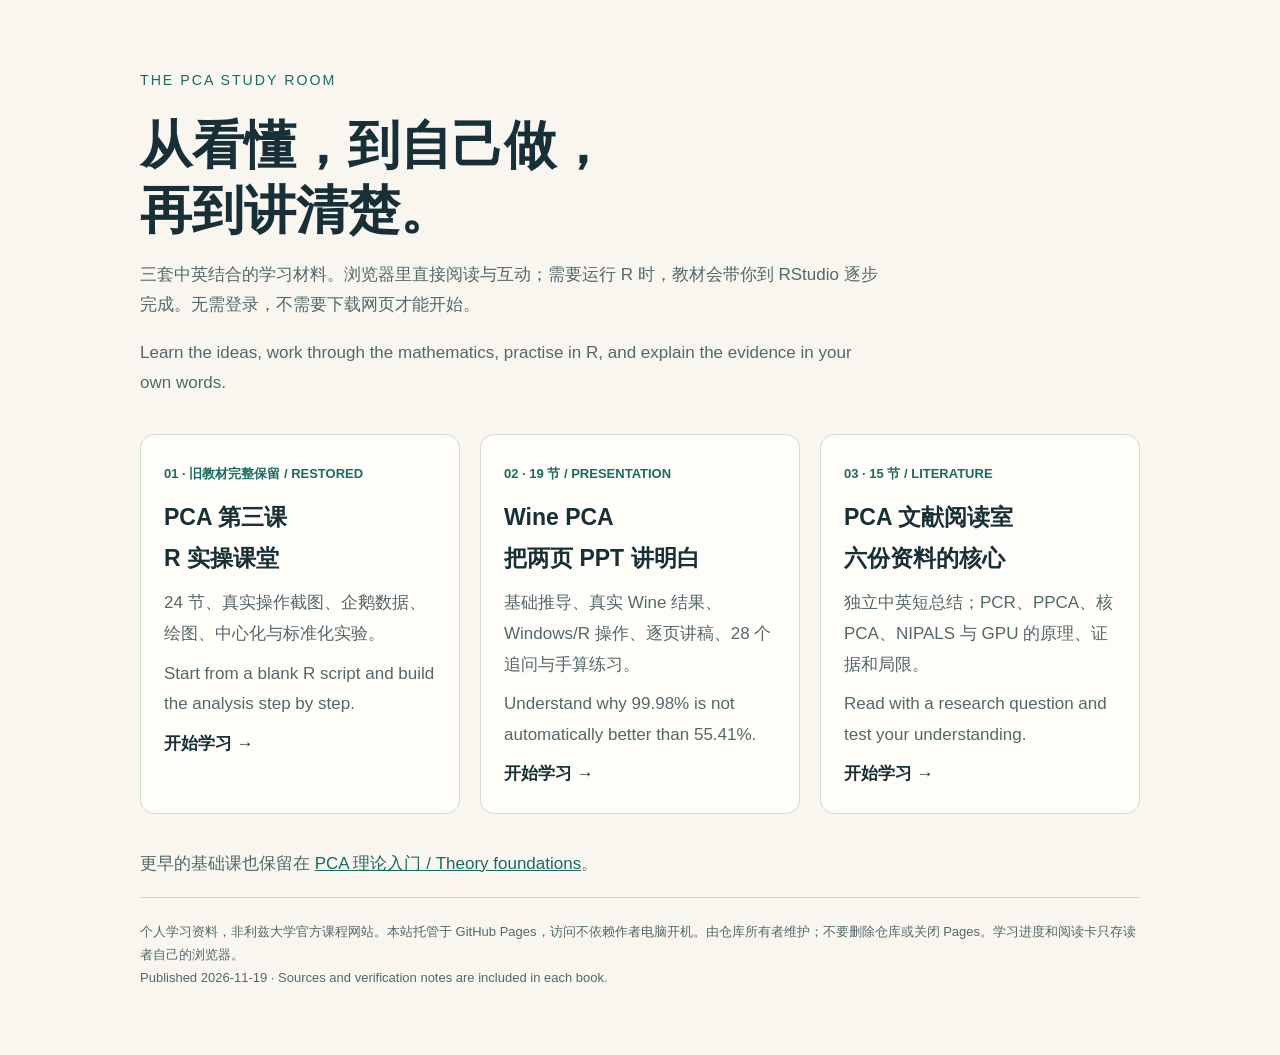
<file: index.html>
<!doctype html><html lang="zh-CN"><head><meta charset="utf-8"><meta name="viewport" content="width=device-width,initial-scale=1"><title>PCA Study Room · 三套中英学习教材</title><style>*{box-sizing:border-box}body{margin:0;background:#f8f6ef;color:#172f36;font:17px/1.8 'Segoe UI','Microsoft YaHei',sans-serif}main{max-width:1050px;margin:auto;padding:65px 25px}small{letter-spacing:2px;color:#186c61}h1{font-size:clamp(30px,5vw,52px);line-height:1.25;margin:17px 0}p{max-width:740px;color:#52686b}.cards{display:grid;gap:20px;margin:35px 0}.card{display:block;border:1px solid #cddbd1;background:#fffdf8;border-radius:14px;padding:27px;text-decoration:none;color:inherit}.card:hover{border-color:#186c61;background:#edf3e9}.card h2{margin:8px 0;font-size:25px}.card p{margin:9px 0}.tag{color:#186c61;font-size:13px;font-weight:bold}.links a{color:#186c61}footer{border-top:1px solid #cddbd1;padding-top:22px;font-size:13px;color:#52686b}a:focus-visible{outline:3px solid #996b25;outline-offset:4px}@media(min-width:850px){.cards{grid-template-columns:repeat(3,1fr)}.card h2{font-size:23px}.card{padding:23px}}</style></head><body><main><small>THE PCA STUDY ROOM</small><h1>从看懂，到自己做，<br>再到讲清楚。</h1><p>三套中英结合的学习材料。浏览器里直接阅读与互动；需要运行 R 时，教材会带你到 RStudio 逐步完成。无需登录，不需要下载网页才能开始。</p><p>Learn the ideas, work through the mathematics, practise in R, and explain the evidence in your own words.</p><div class="cards"><a class="card" href="lesson3/"><span class="tag">01 · 旧教材完整保留 / RESTORED</span><h2>PCA 第三课<br>R 实操课堂</h2><p>24 节、真实操作截图、企鹅数据、绘图、中心化与标准化实验。</p><p>Start from a blank R script and build the analysis step by step.</p><strong>开始学习 →</strong></a><a class="card" href="wine-pca/"><span class="tag">02 · 19 节 / PRESENTATION</span><h2>Wine PCA<br>把两页 PPT 讲明白</h2><p>基础推导、真实 Wine 结果、Windows/R 操作、逐页讲稿、28 个追问与手算练习。</p><p>Understand why 99.98% is not automatically better than 55.41%.</p><strong>开始学习 →</strong></a><a class="card" href="reading/"><span class="tag">03 · 15 节 / LITERATURE</span><h2>PCA 文献阅读室<br>六份资料的核心</h2><p>独立中英短总结；PCR、PPCA、核 PCA、NIPALS 与 GPU 的原理、证据和局限。</p><p>Read with a research question and test your understanding.</p><strong>开始学习 →</strong></a></div><p class="links">更早的基础课也保留在 <a href="theory/">PCA 理论入门 / Theory foundations</a>。</p><footer>个人学习资料，非利兹大学官方课程网站。本站托管于 GitHub Pages，访问不依赖作者电脑开机。由仓库所有者维护；不要删除仓库或关闭 Pages。学习进度和阅读卡只存读者自己的浏览器。<br>Published 2026-11-19 · Sources and verification notes are included in each book.</footer></main></body></html>
</file>
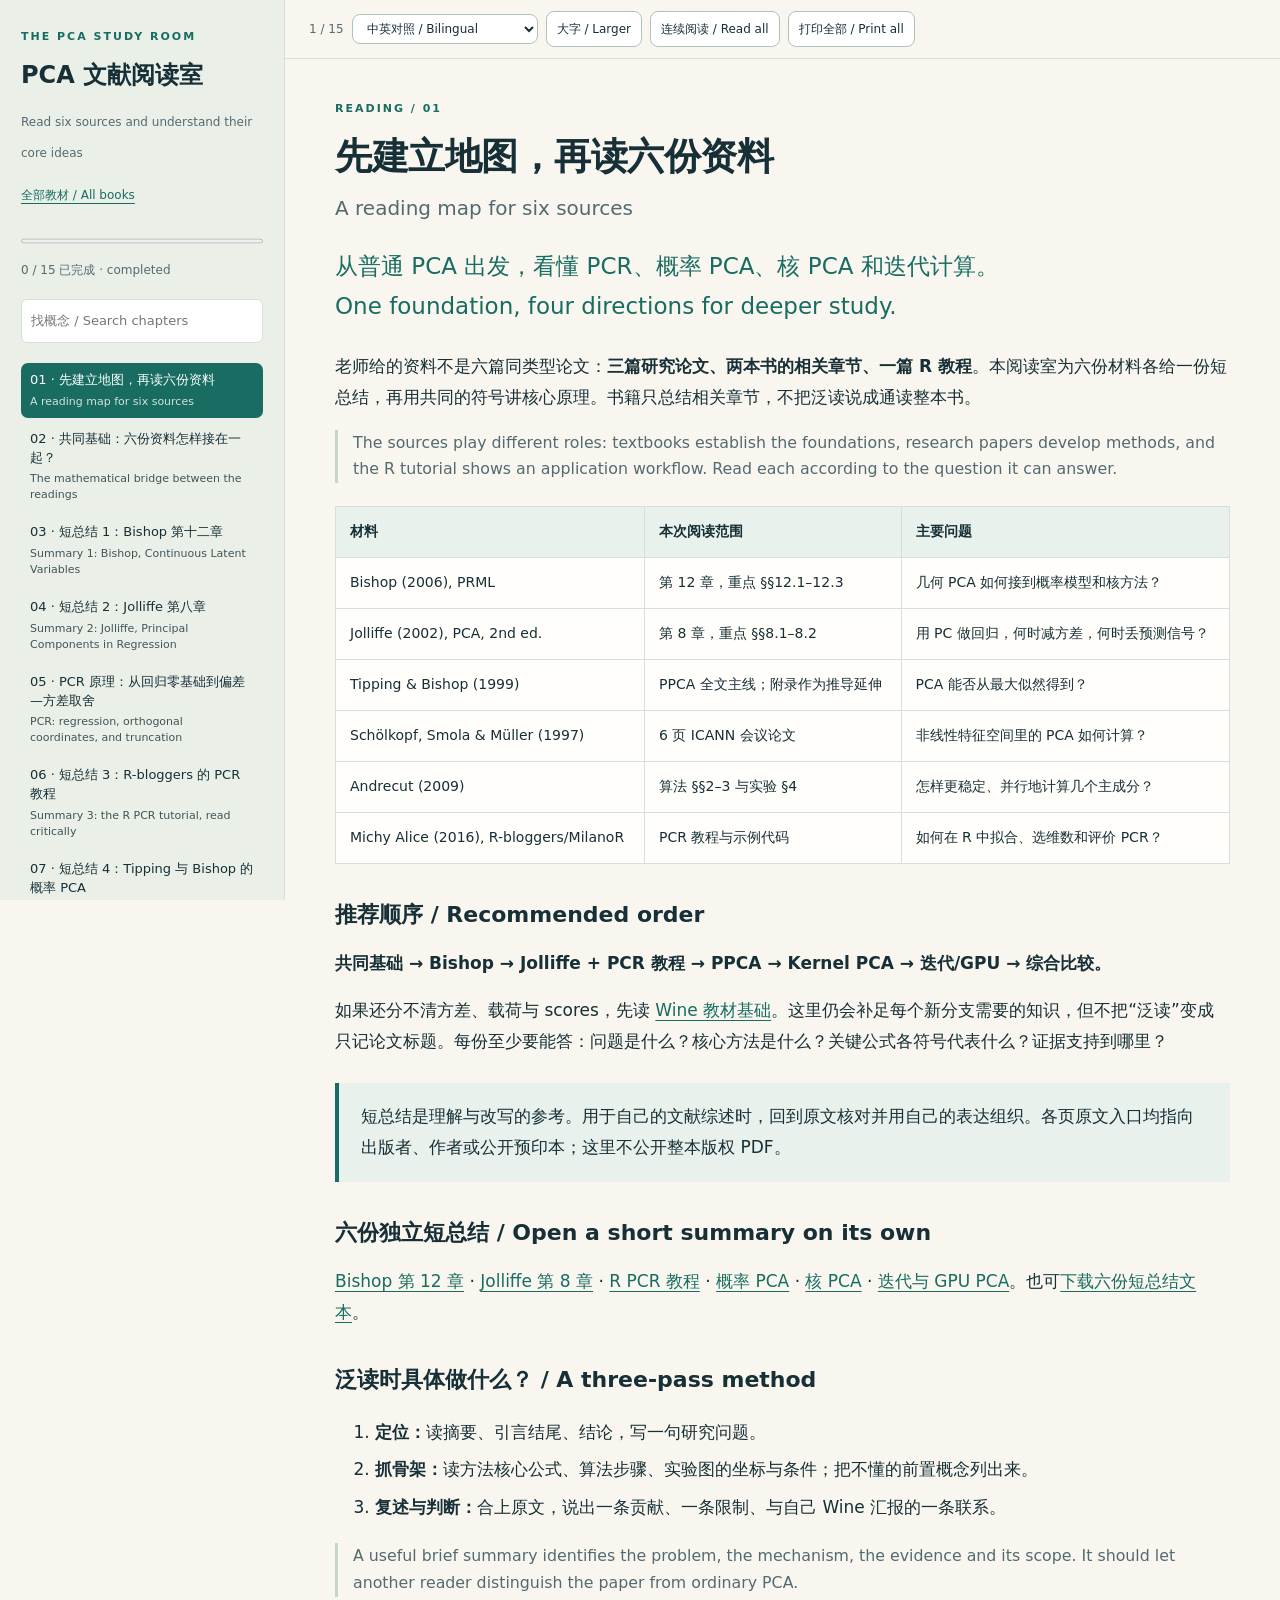
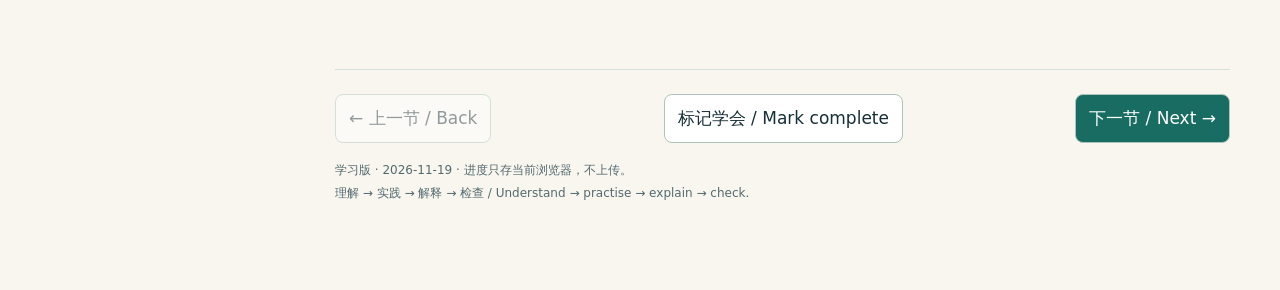
<file: reading/index.html>
<!doctype html><html lang="zh-CN"><head><meta charset="utf-8"><meta name="viewport" content="width=device-width,initial-scale=1"><meta name="description" content="Read six sources and understand their core ideas — 中英结合，推导、练习与逐步解释"><title>PCA 文献阅读室 · PCA Study Room</title><link rel="stylesheet" href="assets/site.css"></head><body data-book="reading"><aside id="sidebar"><button class="mobile" id="close-nav">关闭目录 / Close</button><div class="eyebrow">THE PCA STUDY ROOM</div><div class="brand">PCA 文献阅读室</div><small>Read six sources and understand their core ideas</small><p class="small"><a href="../">全部教材 / All books</a></p><progress id="progress" value="0" max="15"></progress><small id="progress-text"></small><input id="search" class="search" type="search" aria-label="搜索章节全文" placeholder="找概念 / Search chapters"> <nav aria-label="章节目录"><a href="#start">01 · 先建立地图，再读六份资料<span class="nav-en">A reading map for six sources</span></a><a href="#bridge">02 · 共同基础：六份资料怎样接在一起？<span class="nav-en">The mathematical bridge between the readings</span></a><a href="#bishop">03 · 短总结 1：Bishop 第十二章<span class="nav-en">Summary 1: Bishop, Continuous Latent Variables</span></a><a href="#jolliffe">04 · 短总结 2：Jolliffe 第八章<span class="nav-en">Summary 2: Jolliffe, Principal Components in Regression</span></a><a href="#pcr-theory">05 · PCR 原理：从回归零基础到偏差—方差取舍<span class="nav-en">PCR: regression, orthogonal coordinates, and truncation</span></a><a href="#blog">06 · 短总结 3：R-bloggers 的 PCR 教程<span class="nav-en">Summary 3: the R PCR tutorial, read critically</span></a><a href="#ppca-summary">07 · 短总结 4：Tipping 与 Bishop 的概率 PCA<span class="nav-en">Summary 4: Tipping &amp; Bishop (1999), Probabilistic PCA</span></a><a href="#ppca-theory">08 · PPCA：从“隐藏坐标加噪声”开始<span class="nav-en">PPCA: a generative model, likelihood and the PCA connection</span></a><a href="#kernel-summary">09 · 短总结 5：Kernel Principal Component Analysis<span class="nav-en">Summary 5: Schölkopf, Smola &amp; Müller, Kernel PCA</span></a><a href="#kernel-theory">10 · 核 PCA：不画高维空间，也能计算<span class="nav-en">Kernel PCA: the feature map, Gram matrix and centring</span></a><a href="#gpu-summary">11 · 短总结 6：Andrecut 的迭代 PCA 与 GPU<span class="nav-en">Summary 6: Andrecut (2009), iterative PCA on GPUs</span></a><a href="#iterative">12 · NIPALS、再正交化与 GPU：逐步拆开<span class="nav-en">NIPALS, re-orthogonalisation and parallel computation</span></a><a href="#compare">13 · 把六份资料连成一个研究问题<span class="nav-en">Synthesis: choosing a direction with a reason</span></a><a href="#test">14 · 泛读验收：这些题能答，才算抓住核心<span class="nav-en">Reading checks with worked answers</span></a><a href="#references">15 · 引用、术语与原文阅读边界<span class="nav-en">References, glossary and reading scope</span></a></nav><p class="small">个人学习资料 · 非大学官方课程网站<br>Private study resource, not an official university site.<br><a href="reading-offline.zip" download>下载离线教材 ZIP / Offline book</a><br><a href="reading-notes.pdf">阅读版 PDF / PDF notes</a></p></aside><div class="workspace"><header class="toolbar"><button id="menu" class="mobile" aria-expanded="false" aria-controls="sidebar">目录 / Contents</button><span id="position" class="small desktop"></span><select id="language" aria-label="解释语言"><option value="both">中英对照 / Bilingual</option><option value="zh">中文为主 / Chinese focus</option></select><button id="font" aria-pressed="false">大字 / Larger</button><button id="all" aria-pressed="false">连续阅读 / Read all</button><button id="print">打印全部 / Print all</button></header><main><noscript><div class="nojs">JavaScript 未开启，正文仍可阅读；互动和进度需要 JavaScript。All chapters remain readable below.</div></noscript><section class="chapter" id="start"><div class="eyebrow">READING / 01</div><h1>先建立地图，再读六份资料<span>A reading map for six sources</span></h1><div class="lead">从普通 PCA 出发，看懂 PCR、概率 PCA、核 PCA 和迭代计算。<br/>One foundation, four directions for deeper study.</div>
<p>老师给的资料不是六篇同类型论文：<strong>三篇研究论文、两本书的相关章节、一篇 R 教程</strong>。本阅读室为六份材料各给一份短总结，再用共同的符号讲核心原理。书籍只总结相关章节，不把泛读说成通读整本书。</p>
<p class="en">The sources play different roles: textbooks establish the foundations, research papers develop methods, and the R tutorial shows an application workflow. Read each according to the question it can answer.</p>
<div class="table-wrap"><table>
<thead>
<tr>
<th>材料</th>
<th>本次阅读范围</th>
<th>主要问题</th>
</tr>
</thead>
<tbody>
<tr>
<td>Bishop (2006), PRML</td>
<td>第 12 章，重点 §§12.1–12.3</td>
<td>几何 PCA 如何接到概率模型和核方法？</td>
</tr>
<tr>
<td>Jolliffe (2002), PCA, 2nd ed.</td>
<td>第 8 章，重点 §§8.1–8.2</td>
<td>用 PC 做回归，何时减方差，何时丢预测信号？</td>
</tr>
<tr>
<td>Tipping &amp; Bishop (1999)</td>
<td>PPCA 全文主线；附录作为推导延伸</td>
<td>PCA 能否从最大似然得到？</td>
</tr>
<tr>
<td>Schölkopf, Smola &amp; Müller (1997)</td>
<td>6 页 ICANN 会议论文</td>
<td>非线性特征空间里的 PCA 如何计算？</td>
</tr>
<tr>
<td>Andrecut (2009)</td>
<td>算法 §§2–3 与实验 §4</td>
<td>怎样更稳定、并行地计算几个主成分？</td>
</tr>
<tr>
<td>Michy Alice (2016), R-bloggers/MilanoR</td>
<td>PCR 教程与示例代码</td>
<td>如何在 R 中拟合、选维数和评价 PCR？</td>
</tr>
</tbody>
</table></div>
<h3>推荐顺序 / Recommended order</h3>
<p><strong>共同基础 → Bishop → Jolliffe + PCR 教程 → PPCA → Kernel PCA → 迭代/GPU → 综合比较。</strong></p>
<p>如果还分不清方差、载荷与 scores，先读 <a href="../wine-pca/#variance">Wine 教材基础</a>。这里仍会补足每个新分支需要的知识，但不把“泛读”变成只记论文标题。每份至少要能答：问题是什么？核心方法是什么？关键公式各符号代表什么？证据支持到哪里？</p>
<div class="callout">短总结是理解与改写的参考。用于自己的文献综述时，回到原文核对并用自己的表达组织。各页原文入口均指向出版者、作者或公开预印本；这里不公开整本版权 PDF。</div>
<h3>六份独立短总结 / Open a short summary on its own</h3>
<p><a href="summaries/bishop.html">Bishop 第 12 章</a> · <a href="summaries/jolliffe.html">Jolliffe 第 8 章</a> · <a href="summaries/blog.html">R PCR 教程</a> · <a href="summaries/ppca-summary.html">概率 PCA</a> · <a href="summaries/kernel-summary.html">核 PCA</a> · <a href="summaries/gpu-summary.html">迭代与 GPU PCA</a>。也可<a href="six-brief-summaries.md">下载六份短总结文本</a>。</p>
<h3>泛读时具体做什么？ / A three-pass method</h3>
<ol>
<li><strong>定位：</strong>读摘要、引言结尾、结论，写一句研究问题。</li>
<li><strong>抓骨架：</strong>读方法核心公式、算法步骤、实验图的坐标与条件；把不懂的前置概念列出来。</li>
<li><strong>复述与判断：</strong>合上原文，说出一条贡献、一条限制、与自己 Wine 汇报的一条联系。</li>
</ol>
<p class="en">A useful brief summary identifies the problem, the mechanism, the evidence and its scope. It should let another reader distinguish the paper from ordinary PCA.</p>
</section><section class="chapter" id="bridge"><div class="eyebrow">READING / 02</div><h1>共同基础：六份资料怎样接在一起？<span>The mathematical bridge between the readings</span></h1><p>统一用 n 表示观测数，p 表示观测变量数，q 表示保留的维数。Xc 是 n×p 中心化数据。SVD 写作 Xc=U S Vᵀ；用 S 表示奇异值矩阵，避免把它和协方差 C 混淆。普通样本协方差是 C=XcᵀXc/(n−1)。</p>
<div class="mathbox"><img alt="\max_{\|w\|=1} w^TCw\quad\Longrightarrow\quad Cw=\lambda w" src="assets/math-3f9cdc0165a8.svg" style="height:37.5px"/></div>
<p>最大方差给出前 q 个特征向量 Vq；scores 为 T=XcVq；重建 X̂c=TVqᵀ。保留总方差越多，同一尺度下的总平方重建误差越小。</p>
<p class="en">Ordinary PCA chooses a linear subspace that preserves variance, equivalently minimises squared reconstruction error. Every extension below changes a different part of that setup.</p>
<div class="table-wrap"><table>
<thead>
<tr>
<th>分支</th>
<th>保留什么</th>
<th>新加什么</th>
<th>评估什么</th>
</tr>
</thead>
<tbody>
<tr>
<td>PCR</td>
<td>PCA 的线性坐标</td>
<td>一个待预测的 y、回归、维数选择</td>
<td>未见数据的预测误差</td>
</tr>
<tr>
<td>PPCA</td>
<td>主子空间</td>
<td>潜变量、噪声分布、似然</td>
<td>概率拟合、预测密度、缺失值处理</td>
</tr>
<tr>
<td>Kernel PCA</td>
<td>特征空间中最大方差</td>
<td>非线性映射与核函数</td>
<td>任务表现；依核而定的几何</td>
</tr>
<tr>
<td>NIPALS / GS-PCA / GPU</td>
<td>普通 PCA 的数值目标</td>
<td>迭代求解、正交化、并行实现</td>
<td>误差、正交性、时间、内存</td>
</tr>
</tbody>
</table></div>
<h3>先修知识只补到能用 / Prerequisites that matter</h3>
<p><strong>回归 regression：</strong>给定 predictors X，找系数让预测 ŷ 接近实际 y。最小二乘把残差平方相加后最小化。</p>
<p><strong>概率模型 probability model：</strong>给数据可能出现的位置赋予概率密度。似然 likelihood 把已观察数据固定，问哪组模型参数更支持这些数据。</p>
<p><strong>潜变量 latent variable：</strong>模型里用来解释观测的隐藏坐标。例如 13 项测量可能由少数共同因素加噪声生成；隐藏坐标不是已知品种标签。</p>
<p><strong>核 kernel：</strong>用 k(x,y) 直接算某个特征空间中两个映射点的内积。它需要合适的半正定性，不是随便一个“相似度”都可以。</p>
<p><strong>迭代 iteration：</strong>从初始猜测开始，反复执行改进步骤，直到变化或残差足够小。快速与准确是两个独立问题。</p>
<p><details><summary>检查：哪一种方法改变了科学模型，哪一种主要改变了算得多快？</summary><p>PPCA 增加概率生成模型，Kernel PCA 改变特征空间，PCR 增加预测任务；GPU 实现本身主要改变计算方式。GS-PCA 的正交化还改善浮点数下的数值性质。Changing the hardware does not itself create a nonlinear or probabilistic PCA model.</p></details></p>
</section><section class="chapter" id="bishop"><div class="eyebrow">READING / 03</div><h1>短总结 1：Bishop 第十二章<span>Summary 1: Bishop, Continuous Latent Variables</span></h1><p><strong>书目信息：</strong>Christopher M. Bishop (2006), <em>Pattern Recognition and Machine Learning</em>, Springer, Chapter 12 “Continuous Latent Variables”，印刷页 559–604。重点阅读 §12.1 PCA（561–570）、§12.2 Probabilistic PCA（570–586）、§12.3 Kernel PCA（586–590）。提供的扫描本 PDF 页码通常为印刷页码加 20；文字 OCR 有错误，以页面图像为准。</p>
<p><strong>短总结（中文）：</strong>本章把 PCA 放在连续潜变量模型的框架下。它先证明最大投影方差与最小平方重建误差会得到相同主子空间，再说明带各向同性高斯噪声的线性潜变量模型在最大似然下恢复该子空间。概率形式提供密度、EM 估计、缺失数据和混合模型等扩展。核 PCA 则把线性 PCA 搬到隐式非线性特征空间，利用核矩阵计算。对本项目最有用的是把几何、线性代数与统计建模接起来，同时提醒我们：普通 PCA 的计算并不要求数据高斯，而 PPCA 的概率解释确实依赖相应分布假设。</p>
<p><strong>Brief summary (English):</strong> Chapter 12 connects PCA with continuous latent-variable models. The maximum-variance and minimum-reconstruction-error formulations lead to the same principal subspace. A linear Gaussian latent-variable model with isotropic noise recovers that subspace through maximum likelihood and supports extensions such as EM estimation, missing-data treatment and mixtures. Kernel PCA extends the geometry to an implicit feature space. The chapter is particularly useful for distinguishing the algebraic properties of ordinary PCA from the probabilistic assumptions introduced by PPCA.</p>
<h3>读哪几个地方才抓住骨架？ / Reading anchors</h3>
<ul>
<li><strong>§12.1.1</strong>：为什么约束 wᵀw=1，为什么得到 eigenvalue equation。</li>
<li><strong>§12.1.2</strong>：重建误差与丢掉的特征值之和；联系 Wine 图只保留两轴。</li>
<li><strong>§12.1.4</strong>：p 很大而 n 较小时，为什么可以考虑 n×n 的 Gram matrix。</li>
<li><strong>§12.2</strong>：x=Wz+μ+ε；观察空间与潜空间各自维数。</li>
<li><strong>§12.3</strong>：把所有必需运算改写成内积，再替换为 kernel。</li>
</ul>
<p class="en">Read this chapter as a conceptual bridge, not as a list of algorithms to memorise. For each equation, identify the space in which its vectors live.</p>
<h3>你需要能解释的一个证明 / The key equivalence</h3>
<p>正交投影的残差与保留分量垂直，所以每个点的平方长度等于两部分平方长度之和。对全部点求和，总平方长度固定，因此保留部分最大就等价于残差最小：</p>
<div class="mathbox"><img alt="\|X_c\|_F^2=\|X_cV_q\|_F^2+\|X_c-X_cV_qV_q^T\|_F^2" src="assets/math-cef89b5ba006.svg" style="height:30.0px"/></div>
<p>普通 PCA 的最优性仅针对这个平方欧氏误差。若变量先标准化，就在标准化空间中成立；若你关心预测 y、非线性曲线上的距离或抗离群点误差，还需要其他目标或方法。</p>
<p><details><summary>复述题：为什么普通 PCA 不需要高斯，但 PPCA 需要说分布？</summary><p>协方差、SVD、最优秩 q 近似都是代数与优化结果，可对一般有限数值矩阵计算。PPCA 额外定义 p(x)，最大似然与后验推断必须依赖它设定的高斯潜变量与噪声模型。</p></details></p>
<p>原文入口：<a href="https://www.microsoft.com/en-us/research/people/cmbishop/prml-book/">Bishop 作者书籍页</a>。</p>
</section><section class="chapter" id="jolliffe"><div class="eyebrow">READING / 04</div><h1>短总结 2：Jolliffe 第八章<span>Summary 2: Jolliffe, Principal Components in Regression</span></h1><p><strong>书目信息：</strong>I. T. Jolliffe (2002), <em>Principal Component Analysis</em>, 2nd edition, Springer。第 8 章 “Principal Components in Regression Analysis”，印刷页 167–198；本次重点 §§8.1–8.2（168–176），相关比较在 §8.3。提供文件的 PDF 页码为印刷页码加 31。</p>
<p><strong>短总结（中文）：</strong>第八章研究如何用主成分代替原预测变量进行回归。使用全部主成分只是正交换坐标，等价于普通最小二乘；删去某些成分才会改变估计。小特征值方向会放大回归系数估计的方差，删除它们可提高稳定性，但通常引入偏差。核心提醒是：预测变量中方差小的方向，仍可能与响应高度相关，因此不能只按 PCA 的解释率决定回归保留哪些成分。本章通过公式、选成分策略和实际案例展示稳定性与预测信息之间的取舍，是 PCR 教程的理论补充。</p>
<p><strong>Brief summary (English):</strong> Chapter 8 explains regression on principal-component scores. Retaining all components gives the same fitted model as ordinary least squares, while discarding components changes the estimator. Small-eigenvalue directions can cause large coefficient variance, so truncation may improve stability at the cost of bias. Crucially, a low-variance component can still be strongly related to the response. The chapter therefore distinguishes variance preservation from predictive usefulness and discusses component-selection strategies and examples.</p>
<h3>本章最值得带走的反例 / A concrete warning from the chapter</h3>
<p>表 8.1（印刷 p.174）讨论季风日期回归。书中第 10 个 PC 对 predictors 总变异的份额不足 1%，却对响应有重要作用；第 8 个 PC 只占 X 变异约 3%，表中对 y 的解释约 24%。这不是我们的 Wine 实验，而是书中引用的气象案例，用来说明“高方差方向”与“高预测价值”可能分离。</p>
<p class="en">The monsoon example in Table 8.1 illustrates that variance in X and relevance to y are distinct. It provides a substantive counterexample to choosing PCR components solely by explained predictor variance.</p>
<h3>阅读问题 / Questions to take to the text</h3>
<ol>
<li>§8.1 中为什么全部 PC 的回归与 OLS 等价？</li>
<li>为什么小特征值进入估计方差时在分母？</li>
<li>删除一个方向为什么通常产生偏差？</li>
<li>§8.2 中两个相冲突的目标是什么？</li>
</ol>
<p><details><summary>四点短答 / Short answers</summary><p>正交基不改变预测空间；OLS 中要反演 XᵀX，小特征值的倒数很大；被删除方向上的真实系数被强制为 0；目标分别是消除不稳定方向与保留对 y 有用的信号。</p></details></p>
<p>原文入口：<a href="https://doi.org/10.1007/b98835">Springer / DOI</a>。书名是 <em>Principal</em> Component Analysis，文件名里的 “Principle” 不是正式书名。</p>
</section><section class="chapter" id="pcr-theory"><div class="eyebrow">READING / 05</div><h1>PCR 原理：从回归零基础到偏差—方差取舍<span>PCR: regression, orthogonal coordinates, and truncation</span></h1><h3>1. 普通线性回归在找什么？ / What is regression fitting?</h3>
<p>给定 n 个响应 y 和 n×p 的 predictors X，模型 y=Xβ+ε。为了简化写法，这里 X 与 y 都已中心化；实际预测时需要加回响应均值。最小二乘选择 β 使 Σ(yᵢ−ŷᵢ)² 最小。如果 X 满列秩：</p>
<div class="mathbox"><img alt="\hat{\beta}_{OLS}=(X^TX)^{-1}X^Ty" src="assets/math-c0d6daf95038.svg" style="height:30.0px"/></div>
<p>两列几乎重复时，许多系数组合会给出差不多的预测。例如 x₂≈x₁，把 β₁ 加 100、β₂ 减 100，拟合值可能几乎不变。于是样本稍变，系数可能大变。这叫 multicollinearity（多重共线性）造成的不稳定。</p>
<p class="en">Collinear predictors make individual regression coefficients unstable because very different coefficients can produce similar fitted values.</p>
<h3>2. 换到 PCA 坐标 / Rotate to PCA coordinates</h3>
<p>设 X=USVᵀ，令 T=XV=US。用 T 回归得到系数 γ，与原 β 的关系是 β=Vγ。如果保留所有非零方向，预测空间相同；仅把列变得正交，不会凭空消除统计不稳定性。</p>
<h3>3. 只保留 q 个方向 / Truncate</h3>
<div class="mathbox"><img alt="\hat{\beta}_{PCR,q}=V_qS_q^{-1}U_q^Ty,\qquad \hat{y}=U_qU_q^Ty" src="assets/math-df9751aed92e.svg" style="height:33.8px"/></div>
<p>解释每一段：Uqᵀy 量出 y 在保留样本方向上的成分；Sq⁻¹ 按奇异值缩放；Vq 把回归系数送回原变量空间。小奇异值对应的 1/σ 很大，删除这些方向可以避免这种放大。</p>
<p>在独立同方差误差 Var(ε)=τ²I、固定 X 的模型下：</p>
<div class="mathbox"><img alt="\operatorname{Var}(\hat{\beta}_{OLS})=\tau^2 V S^{-2}V^T" src="assets/math-b3fd85940bf2.svg" style="height:30.0px"/></div>
<p>PCR 删除一些项，降低相应估计方差；但 E(β̂PCR)=VqVqᵀβ，真实 β 在删掉子空间的部分无法估出来，产生偏差。估计误差常用 <strong>MSE = variance + bias²</strong> 衡量；降低方差未必足以抵消偏差。</p>
<p class="en">PCR trades variance for bias. Truncating small-singular-value directions can stabilise estimation, but loses any real response signal in those directions.</p>
<h3>4. 一个能手算的失败例子 / A simple failure case</h3>
<p>假设两列已经不相关，Var(x₁)=100、Var(x₂)=1，而 y=x₂。PCA 第一方向是 x₁，保留约 99% 的 X 方差；只用第一 PC 做 PCR 却丢掉了完整预测信号。保留第二 PC 才直接知道 y。</p>
<div class="interactive" id="pcr-lab"><h3>方差与预测价值是两个开关 / Variance is not predictive relevance</h3><label>响应来自 <select id="pcr-target"><option value="low">低方差方向 x₂ / Low-variance x₂</option><option value="high">高方差方向 x₁ / High-variance x₁</option></select></label><label>保留成分 <select id="pcr-k"><option value="1">只留 PC1</option><option value="2">保留 PC1、PC2</option></select></label><p aria-live="polite" id="pcr-result"></p><p>理想化的总体例子：两方向独立、均值为 0，无噪声。它用于解释机制，不是实际测试集的测量值。</p></div>
<h3>5. 怎样选择 q？ / Select q using the task</h3>
<p>预测任务用交叉验证误差，例如 RMSE=√mean((y−ŷ)²)。每一折都只用该折训练数据估计均值、SD、PCA 方向，再投影验证数据。选好 q 后，在所有训练数据上重拟合，最后只评估一次保留的测试集。不能用测试集反复挑 q 再把最小误差当独立评价。</p>
<p><strong>PCR 与 PLS：</strong>PCR 方向仅由 X 决定，再回归 y；PLS 在构造潜在方向时考虑 X 与 y 的关系。PLS 也需要验证，不能自动保证更好。</p>
<p><strong>PCR 与 ridge：</strong>PCR 对部分方向完全删除；ridge 对所有方向连续收缩。以 α&gt;0 表示 ridge 惩罚时，其 SVD 系数因子是 σ/(σ²+α)，而 OLS 是 1/σ。</p>
<p><details><summary>检查：PCR 是变量选择吗？ / Is PCR variable selection?</summary><p>通常不是。保留一个 PC 仍可能包含所有原变量的非零系数。它选择的是线性组合方向，而不是直接筛掉某几列。</p></details></p>
</section><section class="chapter" id="blog"><div class="eyebrow">READING / 06</div><h1>短总结 3：R-bloggers 的 PCR 教程<span>Summary 3: the R PCR tutorial, read critically</span></h1><p><strong>书目信息：</strong>Michy Alice, “Performing Principal Components Regression (PCR) in R”, R-bloggers / MilanoR，网页显示 2016 年 7 月 20 日。它是教学博客，不是同行评审研究论文。</p>
<p><strong>短总结（中文）：</strong>文章介绍先把 predictors 转成主成分、再用选定成分做线性回归的 PCR 流程。它使用 iris 和 R 的 pls 包，演示 pcr、交叉验证、RMSEP、预测和回归系数图，并提醒 PCA 方向不使用响应，因此高解释率不保证预测效果。教程适合作为软件入口，但示例代码有需修正的地方：训练集与测试集都包含第 120 行，按行号切分又遇到 iris 按品种排序；示例还把 Species 纳入公式并产生虚拟变量。复现时应明确 predictors、使用不重叠且适合任务的划分，并通过训练内验证选择成分数。</p>
<p><strong>Brief summary (English):</strong> The tutorial demonstrates PCR with the pls package using iris, including fitting, cross-validation, RMSEP and prediction. It correctly highlights the distinction between predictor variance and response relevance. The example should nevertheless be read critically: row 120 appears in both training and test sets, the split follows the ordered iris rows, and the formula includes Species through dummy coding. A careful reproduction should define the predictors explicitly, prevent overlap and choose model complexity using training-data validation.</p>
<h3>三处值得动手核查 / Three checks on the example</h3>
<ol>
<li><code>train &lt;- iris[1:120, ]</code> 与 <code>iris[120:150, ]</code> <strong>共同包含第 120 行</strong>。这是真正的数据重叠，不是“不同随机种子”的问题。</li>
<li><code>Sepal.Length ~ .</code> 的点表示“数据表中除响应外的其他列”，因此把 Species 也放进去了。3 个水平通常产生 2 个指示变量，连同 3 个数值 predictors，示例显示 X dimension 为 5。它不同于只用三个连续测量。</li>
<li>示例输出最多 5 个成分，正文却写 “6 components explain all the variability”。这是应核对的笔误；不要把它当 PCA 的规则。</li>
</ol>
<p class="en">These checks illustrate active reading: inspect what the formula actually includes, whether the data split is disjoint, and whether the prose agrees with the printed output.</p>
<h3>更清楚的初学者练习 / A clearer beginner exercise</h3>
<p>此处只用三个数值测量预测 Sepal.Length，明确避免把类别变量混进基础例子。打开已有 R 项目，新建 <code>pcr_practice.R</code>，分段输入；界面操作见 <a href="../wine-pca/#windows">Wine 的逐步截图</a>。<code>iris</code> 随 R 提供，不需下载。该练习演示流程，不声称 PCR 会胜过 OLS。</p>
<div class="codebox"><div class="codebar"><span>R · 分段运行 / Run one block at a time</span><button class="copy" type="button">复制这一小段 R / Copy R</button></div><pre><code>dat &lt;- iris[, c("Sepal.Length", "Sepal.Width",
                "Petal.Length", "Petal.Width")]
set.seed(1000)
train_id &lt;- sample(seq_len(nrow(dat)), 120)
train &lt;- dat[train_id, ]
test &lt;- dat[-train_id, ]
length(intersect(train_id, setdiff(seq_len(nrow(dat)), train_id)))
</code></pre></div>
<p><code>sample</code> 随机取行号，<code>-train_id</code> 取剩下的行，最后应为 0，证明无重叠。这里是普通独立样本教学设定；时间序列、同一人重复观测等应按时间或组划分，不能直接随机打乱。</p>
<div class="codebox"><div class="codebar"><span>R · 分段运行 / Run one block at a time</span><button class="copy" type="button">复制这一小段 R / Copy R</button></div><pre><code>install.packages("pls")  # 只需安装一次 / install once
library(pls)            # 每次新会话载入 / load each session
set.seed(1000)
fit &lt;- pcr(Sepal.Length ~ ., data = train,
           scale = TRUE, validation = "CV", segments = 10)
summary(fit)
validationplot(fit, val.type = "RMSEP")
</code></pre></div>
<p>安装语句需要联网；看到镜像选择时选可用 CRAN mirror。<code>library</code> 找不到包就先确认安装成功。这个清楚定义的模型最多只有 3 个 PC。图上横轴是成分数，纵轴是预测误差，越低越好；不要把训练 X 的解释率当作它。</p>
<div class="codebox"><div class="codebar"><span>R · 分段运行 / Run one block at a time</span><button class="copy" type="button">复制这一小段 R / Copy R</button></div><pre><code>cv &lt;- drop(RMSEP(fit, estimate = "CV")$val[1, 1, ])
best_q &lt;- which.min(cv[-1])
pred &lt;- drop(predict(fit, newdata = test, ncomp = best_q))
sqrt(mean((pred - test$Sepal.Length)^2))
</code></pre></div>
<p><code>cv[1]</code> 对应仅截距的 0 成分基线；这里在 1–3 成分候选中选择最小值，真实分析也应比较基线是否更好。<code>drop</code> 去掉多余数组维度。测试 RMSE 的单位与 Sepal.Length 相同。数值随软件版本和验证划分可能变化，应报告你自己实际运行的结果，而不是复制原博客的 0.213731。</p>
<p><strong>关于缩放和验证：</strong><code>pls::pcr</code> 的此类基本模型在各验证段重新估计模型及缩放；若你手工先在整个数据表上 <code>scale</code> 再交给验证，就失去这一隔离。复杂公式和预处理应阅读所用包的交叉验证说明，必要时显式写折内流程。</p>
<p>原文：<a href="https://www.r-bloggers.com/2016/07/performing-principal-components-regression-pcr-in-r/">R-bloggers PCR tutorial</a>；软件：<a href="https://cran.r-project.org/package=pls">CRAN pls</a>。</p>
</section><section class="chapter" id="ppca-summary"><div class="eyebrow">READING / 07</div><h1>短总结 4：Tipping 与 Bishop 的概率 PCA<span>Summary 4: Tipping &amp; Bishop (1999), Probabilistic PCA</span></h1><p><strong>书目信息：</strong>Michael E. Tipping and Christopher M. Bishop (1999), “Probabilistic principal component analysis”, <em>Journal of the Royal Statistical Society: Series B</em>, 61(3), 611–622。正文关键为 §3（概率模型与最大似然）和 §4（例子）；附录 A 讨论似然驻点，附录 B 给 EM。</p>
<p><strong>短总结（中文）：</strong>论文为 PCA 建立线性高斯潜变量模型：观测由低维潜变量经线性映射后加各向同性噪声生成。作者证明最大似然解的载荷矩阵张成普通 PCA 的主子空间，噪声方差为舍弃特征值的平均，并给出 EM 算法。这一概率解释使 PCA 能用于密度建模、含缺失值的数据和多个局部模型的混合。文中用 Tobamovirus 数据展示这些用途。关键限制是线性结构和各向同性高斯噪声；PPCA 的后验均值坐标一般并不等于普通 PCA scores，单个 PPCA 也不是自动非线性的。</p>
<p><strong>Brief summary (English):</strong> The paper derives PCA as maximum-likelihood estimation in a linear latent-variable model with isotropic Gaussian noise. The fitted loading matrix spans the principal eigenspace, and the estimated noise variance is the mean of the discarded eigenvalues. An EM algorithm and examples illustrate missing-data analysis, mixtures and constrained density modelling. The model retains linear and Gaussian assumptions, and its posterior latent coordinates are generally not the ordinary PCA scores. Its contribution is a probabilistic framework, rather than a universal improvement in reconstruction accuracy.</p>
<h3>原文证据 / Evidence in the paper</h3>
<ul>
<li><strong>§3.1，p.614：</strong>观测协方差 WWᵀ+σ²I；后验均值与协方差。</li>
<li><strong>§3.2，pp.614–615：</strong>最大似然 W 与噪声估计。</li>
<li><strong>§4.1，p.616：</strong>38 个样本、18 维 Tobamovirus 数据；随机按 20% 概率删除数据值，示例图仍保留主要结构。图注报告 136 个缺失值。</li>
<li><strong>§4.2：</strong>三个局部 PPCA 模型的混合示例。</li>
<li><strong>§4.3：</strong>比较密度模型的预测负对数似然；这里不能把“prediction error”误读成分类错误率。</li>
</ul>
<p class="en">The examples demonstrate what becomes possible once a probability model is available. They do not establish that PPCA is superior for every dataset or missingness mechanism.</p>
<p>对 Wine 项目，最直接的联系是把“方差方向”解释为一个线性生成模型的主子空间。但本次 Wine 没有缺失，也没有拟合概率密度，所以不能把 PPCA 的优势写成自己的实验结果。</p>
<p>原文入口：<a href="https://www.microsoft.com/en-us/research/publication/probabilistic-principal-component-analysis/">作者论文页面</a>，<a href="https://doi.org/10.1111/1467-9868.00196">DOI</a>。</p>
</section><section class="chapter" id="ppca-theory"><div class="eyebrow">READING / 08</div><h1>PPCA：从“隐藏坐标加噪声”开始<span>PPCA: a generative model, likelihood and the PCA connection</span></h1><h3>1. 用一个故事读公式 / Read the model as a data-generating story</h3>
<div class="mathbox"><img alt="x=Wz+\mu+\epsilon,\qquad z\sim N(0,I_q),\qquad \epsilon\sim N(0,\sigma^2 I_p)" src="assets/math-a51000219253.svg" style="height:25.0px"/></div>
<p>x 是 p 维观测，z 是 q 维隐藏坐标，W 为 p×q，μ 是 p 维均值。假设 z 与 ε 独立。先抽一个低维 z，用 W 把它送到观测空间，加平均位置，再加随机噪声，生成一条观测。</p>
<p class="en">PPCA generates a high-dimensional observation from a low-dimensional Gaussian latent vector plus independent isotropic Gaussian noise.</p>
<p><strong>isotropic 各向同性</strong>表示噪声在所有观测方向有相同方差 σ²，协方差矩阵是 σ²I。不是说数据总协方差是球形；Wz 提供有方向的相关结构。</p>
<h3>2. 为什么协方差是 WWᵀ+σ²I？</h3>
<p>均值 E(x)=μ。独立部分的协方差相加，Var(Wz)=W Var(z) Wᵀ=WWᵀ，因此：</p>
<div class="mathbox"><img alt="x\sim N(\mu,C_{model}),\qquad C_{model}=WW^T+\sigma^2I_p" src="assets/math-ca69ba8207ef.svg" style="height:25.0px"/></div>
<p>W 的列张成低维信号子空间，剩下方向只有噪声。若 q=1、W=(2,0)ᵀ、σ²=1，则观测协方差为 diag(5,1)，点云横向更长。这把“细长点云”与概率生成联系起来。</p>
<figure class="figure"><img alt="自绘 PPCA 教学图：潜变量经线性映射到一条线，再加入各向同性噪声。" loading="lazy" src="assets/ppca-model.png"/><figcaption>自绘 PPCA 教学图：潜变量经线性映射到一条线，再加入各向同性噪声。</figcaption></figure>
<h3>3. 最大似然在优化什么？ / What does maximum likelihood fit?</h3>
<p>对于独立样本，最大化各点密度乘积，等价于最大化对数密度之和。设 Cmodel 为上式，Sml=XcᵀXc/n，则去掉与参数无关的部分后：</p>
<div class="mathbox"><img alt="\ell=-\frac{n}{2}\left[\log|C_{model}|+\operatorname{tr}(C_{model}^{-1}S_{ml})\right]+\mathrm{constant}" src="assets/math-937e77e8d00d.svg" style="height:27.5px"/></div>
<p>第一项与模型体积有关，第二项与数据在模型度量中的散布有关。不能一味把协方差放大让所有点“离中心近”：体积项会惩罚这种做法。</p>
<p><strong>分母警报：</strong>论文最大似然协方差用 <strong>n</strong>，普通 <code>prcomp</code> 的 sdev² 对应 <strong>n−1</strong>。方向一致，特征值差一个 (n−1)/n 的系数。读不同资料必须先统一约定。</p>
<h3>4. 关键结果：主子空间回来了 / The principal subspace reappears</h3>
<p>令 λ₁≥…≥λₚ 是 Sml 的特征值，Vq 是前 q 个特征向量，Λq 为对应对角矩阵。在通常的非退化情形、q &lt; p 时：</p>
<div class="mathbox"><img alt="\hat\sigma^2=\frac{1}{p-q}\sum_{j=q+1}^{p}\lambda_j,\qquad \hat W=V_q(\Lambda_q-\hat\sigma^2 I_q)^{1/2}Q" src="assets/math-24e3ff3cd475.svg" style="height:58.8px"/></div>
<p>Q 是任意 q×q 正交矩阵。舍弃方向的平均方差估计噪声；保留特征值减去噪声底，再开方决定 W 的尺度。Vq 出现了，所以 W 的列空间就是 PCA 的主子空间。但 W 不一定正交归一，别直接称它为 <code>prcomp$rotation</code>。</p>
<p class="en">PPCA recovers the same principal subspace at maximum likelihood. The loading matrix has additional scale and rotation freedom; it is not simply the matrix of unit eigenvectors.</p>
<p><strong>手算例子：</strong>p=3、q=1、特征值 (5,2,1)。σ̂²=(2+1)/2=1.5，W 可取 √3.5 v₁。模型协方差特征值为 (5,1.5,1.5)：最大方向匹配，较小两方向被统一的噪声水平近似。</p>
<h3>5. 看到 x 后，怎样猜 z？ / Infer the latent coordinates</h3>
<div class="mathbox"><img alt="E[z\mid x]=(W^TW+\sigma^2I_q)^{-1}W^T(x-\mu)" src="assets/math-5c0922e3f7b7.svg" style="height:25.0px"/></div>
<p>这一般不同于普通 PCA 的 Vqᵀ(x−μ)。后验还具有协方差 σ²(WᵀW+σ²I)⁻¹，表示隐藏坐标的不确定性。噪声较大时，推断更保守，重建 W E[z|x]+μ 会向均值收缩，因此不等同于普通正交投影的最小平方误差重建。</p>
<h3>6. EM 不是什么神秘黑箱 / The idea of EM</h3>
<p><strong>E-step：</strong>用当前 W、σ² 计算隐藏 z 的条件期望与二阶矩。<strong>M-step：</strong>利用这些期望更新 W、σ²，让期望完全数据对数似然提高。反复执行。EM 提供另一种拟合路线；不能说“所有概率模型都只能 EM”，因为完整数据 PPCA 有上面的显式解。</p>
<p>若有缺失观测，可把它们也视为未观察变量并在合适缺失机制假设下处理。模型能利用观测到的相关结构，但不会神奇恢复所有被删信息。多个 PPCA 的混合可以描述更复杂的全局结构；单个 PPCA 仍是线性高斯模型。</p>
<h3>与 factor analysis 的区别 / Factor analysis</h3>
<p>普通因子分析的噪声协方差 Ψ 可为不同对角元素；PPCA 限制 Ψ=σ²I。因此一般因子分析不会恰好给出普通 PCA 主子空间。标准化是数据变换，也不等于证明真实噪声满足各向同性。</p>
<p><details><summary>自测：在 (5,2,1) 的例子里，为什么不直接令噪声为 1？</summary><p>PPCA 的最大似然在两个舍弃方向共享一个噪声值，最优值是它们的平均 1.5，而不是最小值。用 1 会系统低估第二方向的散布。</p></details></p>
</section><section class="chapter" id="kernel-summary"><div class="eyebrow">READING / 09</div><h1>短总结 5：Kernel Principal Component Analysis<span>Summary 5: Schölkopf, Smola &amp; Müller, Kernel PCA</span></h1><p><strong>书目信息：</strong>Bernhard Schölkopf, Alexander Smola and Klaus-Robert Müller (1997), “Kernel Principal Component Analysis”, <em>Artificial Neural Networks—ICANN ’97</em>, LNCS 1327, pp.583–588。用户提供的是这篇 6 页会议论文，不是同作者 1998 年更长的 “Nonlinear Component Analysis as a Kernel Eigenvalue Problem”。</p>
<p><strong>短总结（中文）：</strong>论文把 PCA 推广到通过非线性映射得到的特征空间。关键是把算法写成样本之间内积的形式，再用核函数直接计算这些内积，从而不必显式构造可能极高维的特征。算法对中心化核矩阵求特征向量，按特征空间单位长度要求归一化，并通过与训练样本的核值计算新样本坐标。论文用合成例子和 USPS 手写数字说明非线性特征的作用。优势依赖核与任务；计算仍需处理样本数平方级的核矩阵，而且特征空间中的重建通常难以直接映回输入空间。</p>
<p><strong>Brief summary (English):</strong> The paper extends PCA to a nonlinear feature space by expressing the required computations through inner products and replacing them with kernel evaluations. Principal coordinates can be obtained from a centred Gram matrix without explicitly constructing the feature map. Toy examples and USPS digit experiments illustrate the usefulness of nonlinear features. The approach still depends on the kernel choice and sample-size costs, while reconstruction in the original input space is generally difficult. Its optimality concerns variance in the chosen feature space, not every downstream task.</p>
<h3>实验说了什么？ / What do the experiments show?</h3>
<p>§3（pp.586–587）在 USPS 数据上使用核 PCA 特征，再训练线性分离超平面分类器。原文数据库共 9300 个样本，其中测试集 2000；计算核矩阵时使用 3000 个训练样本的子集。线性 PCA 128 个成分时最佳错误率约 8.6%；相同数量的非线性成分约 6%；某些更高阶核、2048 个成分时约 4%。</p>
<p>这里比较的是<strong>特征提取加分类器的测试错误率</strong>，不是核 PCA 自己产生标签，也不是解释方差比例。它还是特定数据和实验设置的历史结果，不是现代通用性能承诺。</p>
<p class="en">The classifier uses the labels; kernel PCA extracts the features. Better classification in this experiment supports the usefulness of those features in that setting.</p>
<p>阅读重点：§2 式 (5)–(10) 的特征向量展开与投影，p.586 的中心化公式，§4 的计算代价与重建讨论。</p>
<p>原文入口：<a href="https://doi.org/10.1007/BFb0020217">Springer 会议论文 DOI</a>。</p>
</section><section class="chapter" id="kernel-theory"><div class="eyebrow">READING / 10</div><h1>核 PCA：不画高维空间，也能计算<span>Kernel PCA: the feature map, Gram matrix and centring</span></h1><h3>1. 为什么直线有时不够？ / Why change the feature space?</h3>
<p>普通 PCA 的新坐标是 x 的线性组合。如果数据沿弯曲结构变化，一根直线可能无法很好表达这种结构。核 PCA 先概念性地把 x 映射到 φ(x)，再在那个空间做线性 PCA。映回原输入看，坐标函数可能是非线性的。</p>
<p class="en">Kernel PCA is linear PCA in a feature space and a nonlinear transformation of the original inputs. The kernel determines which geometry is being explored.</p>
<h3>2. 手算一个 kernel trick / A concrete feature map</h3>
<p>二维 x=(x₁,x₂)，定义 φ(x)=(x₁²,√2x₁x₂,x₂²)。那么：</p>
<div class="mathbox"><img alt="\phi(x)^T\phi(y)=x_1^2y_1^2+2x_1x_2y_1y_2+x_2^2y_2^2=(x^Ty)^2" src="assets/math-c47acf59fc7c.svg" style="height:27.5px"/></div>
<p>因此 k(x,y)=(xᵀy)² 可以直接给出三维特征内积。高维高阶时，显式特征可能非常多，核计算仍只需要输入向量的点积与幂。这里的 √2 让交叉项系数正确，不能随意省掉。</p>
<h3>3. 核矩阵是什么？ / The Gram matrix</h3>
<p>Kᵢⱼ=k(xᵢ,xⱼ)，所以 K 是 n×n，不是 p×p。它比较的是样本与样本。有效内积核的任意有限 Gram matrix 都应对称半正定。常见例子：线性核 xᵀy，合适参数的多项式核，RBF 核 exp(−‖x−y‖²/(2ℓ²))。</p>
<p>ℓ 控制局部程度：很小的 ℓ 让大多数不同样本几乎不相似；很大的 ℓ 让它们几乎都相似。核选择与参数需要研究目标和验证，不能见到“非线性”就默认更好。</p>
<h3>4. 中心化必须在特征空间 / Centre where PCA is performed</h3>
<p>就算原数据 Σxᵢ=0，通常也没有 Σφ(xᵢ)=0。例如 x=−1、1 的平均是 0，映射成 x² 后二者都为 1，平均变成 1。定义 H=I−11ᵀ/n，则：</p>
<div class="mathbox"><img alt="K_c=HKH" src="assets/math-84ddad4ed257.svg" style="height:18.8px"/></div>
<p>逐项就是“减该行均值、减该列均值、加全体均值”。它对应中心化后的特征向量内积，虽然我们没显式算 φ。</p>
<p><strong>手算：</strong>K=[[1,2],[2,5]]，行均值 1.5、3.5，总均值 2.5；Kc=[[0.5,−0.5],[−0.5,0.5]]。每行和为 0，特征值为 1、0。</p>
<div class="interactive" id="kernel-lab"><h3>核中心化检查 / Check kernel centring</h3><p>固定例子 K=[[1,2],[2,5]]。你预计中心化后第一行和是多少？</p><button id="kernel-reveal">显示每一步 / Show the calculation</button><div hidden="" id="kernel-result">第一项：1−1.5−1.5+2.5=0.5。第二项：2−1.5−3.5+2.5=−0.5。第一行和=0；中心化在特征空间移走了平均位置。</div></div>
<h3>5. 特征值、归一化与坐标 / Eigenvalues and normalisation</h3>
<p>求 Kc a=ρa，取 ρ&gt;0 且 aᵀa=1。对应特征空间方向 v=(Σaᵢφc(xᵢ))/√ρ。它的长度平方为 aᵀKc a/ρ=1。训练样本的该轴 scores 为 √ρ a。</p>
<div class="mathbox"><img alt="\lambda_{feature}=\frac{\rho}{n}\quad\mathrm{or}\quad\frac{\rho}{n-1}" src="assets/math-d98dee51e36b.svg" style="height:26.2px"/></div>
<p>原论文按 1/n 定义特征空间协方差；若使用样本 n−1 约定，改分母即可。ρ 是核矩阵特征值，不能未经分母换算直接叫协方差特征值。</p>
<h3>6. 新样本如何投影？ / A new observation</h3>
<p>对新点 x*，先算与训练样本的核值，再使用<strong>训练特征均值</strong>中心化：</p>
<div class="mathbox"><img alt="k_c(x_i,x_*)=k(x_i,x_*)-\frac{1}{n}\sum_l k(x_i,x_l)-\frac{1}{n}\sum_l k(x_l,x_*)+\frac{1}{n^2}\sum_{l,m}k(x_l,x_m)" src="assets/math-46b752b2a13d.svg" style="height:43.8px"/></div>
<p>score 为 Σaᵢkc(xᵢ,x*)/√ρ。不要把测试点重新加进训练核矩阵来“更新中心”，否则预测评价的训练/测试边界变了。</p>
<h3>7. 成本与解释 / Costs and interpretation</h3>
<p>完整存储 K 约 O(n²)，一般稠密特征分解约 O(n³)。核方法避免显式特征维度爆炸，却没有消除样本数成本。可研究近似方法，但那是额外算法。核 PCA 轴上的解释率是特定核特征空间的比例，不能与 Wine 原始或标准化解释率直接打分比较。</p>
<p><strong>pre-image problem：</strong>在特征空间重建了一个点，未必存在原输入 x 正好映射到它，也未必容易找到。因此普通线性 PCA 那种“乘回 Vᵀ”不直接给出输入空间重建。</p>
<p><details><summary>练习：x=(1,2)、y=(3,4)，二次核值是多少？</summary><p>xᵀy=11，核值 121。显式特征内积为 1×9 + (2√2)(12√2) + 4×16 =9+48+64=121。两条路线一致。</p></details></p>
</section><section class="chapter" id="gpu-summary"><div class="eyebrow">READING / 11</div><h1>短总结 6：Andrecut 的迭代 PCA 与 GPU<span>Summary 6: Andrecut (2009), iterative PCA on GPUs</span></h1><p><strong>书目信息：</strong>M. Andrecut (2009), “Parallel GPU Implementation of Iterative PCA Algorithms”, <em>Journal of Computational Biology</em>, 16(11), 1593–1599，DOI 10.1089/cmb.2008.0221。PDF 共 8 页，最后一页为空白/下载标记；正文为 7 个印刷页。</p>
<p><strong>短总结（中文）：</strong>文章关注大矩阵 PCA 的计算效率与数值正交性。NIPALS 逐个迭代估计主成分，但浮点误差可能使先后得到的载荷和得分不再充分正交。作者提出在迭代中对两侧向量进行 Gram–Schmidt 再正交化的 GS-PCA，并用 NVIDIA CUBLAS 在 GPU 上实现两种算法。论文在指定 2009 年硬件和随机矩阵测试中报告最高约 12 倍 CPU/GPU 时间比，GS-PCA 额外耗时约 5–7%。贡献是保留 PCA 目标的计算改进；这些结果不能直接推广到今天的小型 Wine 数据或所有硬件。</p>
<p><strong>Brief summary (English):</strong> The paper addresses the speed and numerical orthogonality of iterative PCA for large matrices. It augments sequential NIPALS-style computation with Gram–Schmidt re-orthogonalisation of the left and right vectors, and implements the algorithms using GPU CUBLAS. The reported benchmark achieves up to about twelve-fold speed-up over the specified CPU implementation, with a modest additional cost for GS-PCA. The contribution concerns computation rather than a new statistical PCA objective; the timing results depend on matrix size, implementation and hardware.</p>
<h3>报告性能必须带上的条件 / Benchmark conditions</h3>
<p>§4 使用 AMD Phenom 9950 CPU（2.6 GHz）、XFX GTX280 GPU、CUDA 2.0、GSL 1.11 等指定环境。随机矩阵行数 M 从 500 到 15000，列数 N=M/2，提取 K=10 个成分，收敛阈值 ε=10⁻⁷。最高约 12 倍发生在最大规模处。GPU 具有 240 个 stream processors、1 GB 显存，是该年代设备。</p>
<p><strong>它没有展示：</strong>我们 178×13 Wine 数据在今天电脑上的 12 倍提升。对这样的小矩阵，传输、初始化和调度开销可能比实际计算更显著。评价算法时也应同时记录残差和正交性，不能只看运行时间。</p>
<p class="en">A speed-up number is meaningful only with the baseline, precision, tolerance, matrix dimensions and hardware stated.</p>
<h3>读原文时注意符号 / Read the notation critically</h3>
<p>论文的 SVD 符号与很多教材的 U、V 角色不同，并有把奇异向量/奇异值称作 eigenvectors/eigenvalues 的宽松表述。这里统一按矩阵维度辨认左右奇异向量，不把数据矩阵奇异值误当协方差特征值。原文强调“perfect orthogonality”；数值学习中更合适的理解是控制舍入造成的正交性损失，并实际测量误差。</p>
<p>原文入口：<a href="https://doi.org/10.1089/cmb.2008.0221">出版者 DOI</a>，<a href="https://arxiv.org/abs/0811.1081">作者预印本 arXiv:0811.1081</a>。</p>
</section><section class="chapter" id="iterative"><div class="eyebrow">READING / 12</div><h1>NIPALS、再正交化与 GPU：逐步拆开<span>NIPALS, re-orthogonalisation and parallel computation</span></h1><h3>1. 迭代为什么能找方向？ / Why does iteration find an eigenvector?</h3>
<p>先看 power iteration（幂迭代）。若 C 的最大特征值严格大于次大值，初始 w 含有第一特征向量的非零分量，反复计算 Cw 再归一化，会放大第一方向的相对权重。</p>
<div class="mathbox"><img alt="C^m w=\sum_j a_j\lambda_j^m v_j" src="assets/math-123e4f04e49f.svg" style="height:45.0px"/></div>
<p>除以最大尺度 λ₁ᵐ 后，其余项含 (λⱼ/λ₁)ᵐ，随 m 增大而减小。λ₂/λ₁ 接近 1 时收敛较慢；起始向量完全没有第一方向分量时，这个论证不成立。算法要设最大迭代次数与收敛检查。</p>
<p class="en">Power iteration works by repeatedly amplifying the dominant eigencomponent. Its convergence depends on the spectral gap and the starting vector.</p>
<h3>2. NIPALS 可以不显式形成 C / Work with the data matrix</h3>
<p>令 E=Xc 是残差矩阵，t 取一个非零初始列。反复：</p>
<div class="mathbox"><img alt="p\leftarrow\frac{E^Tt}{\|E^Tt\|},\qquad t\leftarrow Ep" src="assets/math-fcbc38633130.svg" style="height:33.8px"/></div>
<p>p 是单位方向，t 是对应 scores。将两步合起来看，方向更新与 EᵀEp 的幂迭代相连，所以在适当条件下找到当前主方向。收敛后减去已解释的秩一部分：</p>
<div class="mathbox"><img alt="E\leftarrow E-tp^T" src="assets/math-81e423d9fce9.svg" style="height:23.8px"/></div>
<p>这个步骤叫 <strong>deflation（消去/降阶）</strong>。再在剩下的 E 中找下一个方向。最基本版本要处理零向量、收敛阈值和秩上限；有缺失值时要用相应变体，不能把这个完整数据公式直接当作缺失值算法。</p>
<h3>3. 一个二维手算 / A short numerical example</h3>
<p>取 C=diag(4,1)，起始 w∝(1,1)。一次乘 C 后方向比例为 (4,1)，两次后 (16,1)，三次 (64,1)，越来越贴近第一轴。归一化只控制长度，不改变这个比例。</p>
<div class="interactive" id="power-lab"><h3>逐次迭代 / Step through power iteration</h3><p>C=diag(4,1)，w₀=(1,1)/√2。</p><button id="power-next">再迭代一次 / Next step</button> <button id="power-reset">重新开始 / Reset</button><p aria-live="polite" id="power-result"></p></div>
<h3>4. 已经消去了，为什么还会不正交？</h3>
<p>精确算术下的理论正交性，不等于计算机浮点运算能无限精确维持。每次近似收敛、矩阵向量乘法、相减都有舍入误差，残差中可能残留以前方向的一点成分；多次提取后误差会积累。</p>
<p>若已求得正交归一方向组成 Q，想从新候选 v 中去掉旧方向，做：</p>
<div class="mathbox"><img alt="v\leftarrow v-Q(Q^Tv)" src="assets/math-6fcb4f16392d.svg" style="height:22.5px"/></div>
<p>Qᵀv 测出 v 在旧方向的坐标；Q(Qᵀv) 是它在旧子空间的投影；减掉后保留正交部分，再归一化。GS-PCA 在迭代内对左右向量做这种校正。再正交化提高可靠性，也增加计算工作。</p>
<h3>5. GPU 究竟快在哪里？ / What can be parallelised?</h3>
<p>矩阵向量乘法中，许多乘加可同时进行。GPU 适合大量相似运算；CUBLAS 提供优化过的线性代数操作，算法作者用它们搭建迭代流程。需要把数据从 CPU 主内存送入 GPU 显存，再把结果送回；传输与内存容量都构成成本。</p>
<p><strong>并行不等于迭代顺序消失：</strong>一次迭代里的矩阵运算可并行，但下次迭代仍依赖上次结果，后一个成分也依赖消去步骤。可以加速的是内部工作，而不是随意乱序。</p>
<h3>6. 怎样认真评价数值算法？ / A meaningful evaluation</h3>
<div class="table-wrap"><table>
<thead>
<tr>
<th>指标</th>
<th>检查的对象</th>
</tr>
</thead>
<tbody>
<tr>
<td>相对重建残差 ‖X−USVᵀ‖F/‖X‖F</td>
<td>结果能否近似原矩阵</td>
</tr>
<tr>
<td>‖VᵀV−I‖F 与 ‖UᵀU−I‖F</td>
<td>奇异向量是否保持正交归一</td>
</tr>
<tr>
<td>与基准奇异值/子空间的差异</td>
<td>是否找到正确主方向</td>
</tr>
<tr>
<td>wall-clock time，含/不含传输分别说明</td>
<td>实际计算成本</td>
</tr>
<tr>
<td>精度、容差、维数、初始化</td>
<td>保证比较条件清楚</td>
</tr>
</tbody>
</table></div>
<p>不要只把 ‖TᵀT−I‖ 当得分正交性检查，因为 scores T=US 本来通常不归一。检查 TᵀT 非对角项，或先把列归一化再检查。</p>
<p><details><summary>自测：在 GPU 上算 PCA，结果会自动变成非线性吗？</summary><p>不会。硬件实现不改变模型目标。Kernel PCA 的非线性来自 φ 或核函数，PPCA 的概率来自分布假设，GPU 只是并行计算平台。</p></details></p>
</section><section class="chapter" id="compare"><div class="eyebrow">READING / 13</div><h1>把六份资料连成一个研究问题<span>Synthesis: choosing a direction with a reason</span></h1><h3>它们都叫 PCA，却回答不同问题 / Different questions, related tools</h3>
<div class="table-wrap"><table>
<thead>
<tr>
<th>你真正想问</th>
<th>最相关资料</th>
<th>该拿什么证据回答</th>
</tr>
</thead>
<tbody>
<tr>
<td>尺度如何改变二维探索图？</td>
<td>Bishop/Jolliffe 基础 + Wine 实验</td>
<td>预处理、载荷、解释率、得分图、逐变量表示质量</td>
</tr>
<tr>
<td>能否用较少维度预测一个连续响应？</td>
<td>Jolliffe Ch.8 + PCR 博客</td>
<td>训练内维数选择与独立测试误差</td>
</tr>
<tr>
<td>如何表达观测噪声与隐藏坐标不确定性？</td>
<td>Tipping &amp; Bishop + Bishop §12.2</td>
<td>模型假设、似然、后验、任务相关验证</td>
</tr>
<tr>
<td>线性轴看不清的结构能否用非线性特征表示？</td>
<td>Kernel PCA + Bishop §12.3</td>
<td>核选择、特征空间含义、下游任务表现</td>
</tr>
<tr>
<td>大矩阵只求少数 PC 能否更快且保持正交？</td>
<td>Andrecut</td>
<td>误差、正交性、时间、硬件与规模</td>
</tr>
</tbody>
</table></div>
<p class="en">Choose a method by the question and evaluation criterion. A more complicated method is not automatically a better answer to the current question.</p>
<h3>对你的两页 Wine PPT，最自然的后续是什么？</h3>
<p>保持主线清楚：先把尺度实验做完整，再选一个延伸。偏简单但有研究内容的路线是<strong>预处理对 PCA 与后续预测的影响</strong>。先研究单位变换、离群点、保留维数，再考虑用 PCR 预测某个真正连续的响应；需要注意不要用已经作为 predictor 的变量原样当响应。</p>
<p>如果任务是预测三种 cultivar，普通线性 PCR 并不是直接对应的分类模型；可用 PCA 特征加合适分类器，明确区分探索和预测。若选 PPCA，重点放在噪声与缺失数据；若选核 PCA，重点放在一个明确非线性结构；若选 GPU，必须有足够大且可控的计算问题。</p>
<h3>从短总结写成文献综述 / From summaries to a review</h3>
<p>不要六段顺序堆砌。可以按论证写：普通 PCA 的几何目标 → 目标与任务错位（PCR）→ 模型假设扩展（PPCA、kernel）→ 计算可行性（迭代/GPU）。每一段比较两个来源的关系，而不是仅换一种说法复述摘要。</p>
<blockquote>PCA preserves variation in a chosen representation. The readings show that prediction, probability modelling, nonlinear structure and computational efficiency each require additional choices. These choices determine what “better” means and how it should be evaluated.</blockquote>
<p>中文：PCA 保留的是某种表示方式里的变异；一旦任务变成预测、概率建模、非线性表示或加速计算，“更好”的定义和评估方式都需要随之明确。</p>
<h3>一张可直接填写的阅读卡 / A reading record</h3>
<div class="reading-card"><label>文献 / Source<textarea data-note="source" placeholder="作者、年份、标题、读了哪些章节"></textarea></label><label>研究问题 / Question<textarea data-note="question" placeholder="用一句自己的话说明"></textarea></label><label>关键机制 / Mechanism<textarea data-note="mechanism" placeholder="一个核心公式及每个符号的含义"></textarea></label><label>证据与范围 / Evidence and scope<textarea data-note="evidence" placeholder="数据、比较方法、结果、尚未说明什么"></textarea></label><label>与我的项目的联系 / Connection<textarea data-note="connection" placeholder="可借鉴的一个选择、一个待做实验"></textarea></label><button id="save-notes">保存到本机浏览器 / Save locally</button> <button id="download-notes">导出自己的笔记 .txt / Export notes</button><p aria-live="polite" id="notes-status">笔记只留在当前浏览器，不上传。换设备不会自动同步。</p></div>
</section><section class="chapter" id="test"><div class="eyebrow">READING / 14</div><h1>泛读验收：这些题能答，才算抓住核心<span>Reading checks with worked answers</span></h1><h3>题 1：分清对象 / Identify the object</h3>
<p>给出数据矩阵 X（n×p）。普通 PCA 的协方差矩阵、核 PCA 的核矩阵、PPCA 的 W、PCR 保留的 scores 分别多大？</p>
<p><details class="question"><summary>展开答案 / Answer</summary><p>p×p、n×n、p×q、n×q。维度检查能防止把样本空间与变量空间混淆。普通 PCA 也可以在样本 Gram matrix 上计算，但那是另一条等价计算路线。</p></details></p>
<h3>题 2：PCR 反例 / Explain the failure</h3>
<p>Var(x₁)=100、Var(x₂)=1、Cov=0，y=x₂。只留 PC1 会怎样？</p>
<p><details class="question"><summary>展开答案 / Answer</summary><p>保留约 99% 的 X 方差，却没有保留预测 y 的方向。由 x₁ 不能恢复独立的 x₂，均值预测的总体 MSE 为 1。换成 y=x₁ 时同样的 PC1 就很有用，说明应先说明目标。</p></details></p>
<h3>题 3：PPCA 手算 / Fit the covariance model</h3>
<p>最大似然样本协方差特征值为 (8,3,1)，p=3，q=1。求噪声和模型特征值。</p>
<p><details class="question"><summary>展开答案 / Answer</summary><p>σ²=(3+1)/2=2；W=√6 v₁（可差一个符号）；WWᵀ+2I 的特征值为 (8,2,2)。最大方向匹配，较小两个方向被共同噪声近似。</p></details></p>
<h3>题 4：普通 PCA 与 PPCA / Same subspace, same scores?</h3>
<p>最大似然主子空间相同，是否说明两者坐标总完全一样？</p>
<p><details class="question"><summary>展开答案 / Answer</summary><p>否。普通 scores 为 Vqᵀ(x−μ)，PPCA 后验均值还含 W 的尺度、旋转以及噪声引起的收缩。子空间一致不等于所有坐标表示一致。</p></details></p>
<h3>题 5：核中心化 / Where is the mean?</h3>
<p>x=−1、1 已中心化，φ(x)=x² 是否已中心化？</p>
<p><details class="question"><summary>展开答案 / Answer</summary><p>没有，映射后是 1、1，均值为 1。特征中心化后两点都为 0。这证明原空间中心化不能替代 HKH。</p></details></p>
<h3>题 6：核 PCA “无限维” / Infinite features, finite data</h3>
<p>即便 φ 属于无限维空间，n 个中心化训练点最多有多少个非零主成分？</p>
<p><details class="question"><summary>展开答案 / Answer</summary><p>最多 n−1 个。n 个中心化向量之和为 0，秩最多 n−1。无限维特征空间不意味着有限样本能给出无限多个独立成分。</p></details></p>
<h3>题 7：迭代收敛 / Spectral gap</h3>
<p>C 的两特征值为 10、9.9，与 10、1 相比，幂迭代哪个慢？</p>
<p><details class="question"><summary>展开答案 / Answer</summary><p>10、9.9 更慢，因为次方向相对主方向的缩小因子约 0.99；另一种是 0.1。两者都需要初始向量含第一方向分量。</p></details></p>
<h3>题 8：论文结果能怎么写？ / Report a result responsibly</h3>
<p>把“GPU 做 PCA 永远快 12 倍”改成准确的一句话。</p>
<p><details class="question"><summary>展开答案 / Answer</summary><p class="en">Andrecut reports up to about a twelve-fold speed-up for the specified GPU and CPU implementations on large random matrices in the paper's benchmark.</p><p>带上作者、最多、比较对象和条件；不把实验最大值写成无条件规律。</p></details></p>
<h3>题 9：数据泄漏 / Spot the overlap</h3>
<p>训练是第 1–120 行，测试是第 120–150 行。哪一行泄漏？为什么还要考虑顺序？</p>
<p><details class="question"><summary>展开答案 / Answer</summary><p>第 120 行重叠。iris 按品种排序，按连续行切可能改变训练测试的类别组成；合理划分依赖任务，随机或分层方法适合某些独立样本情形，时间数据则不能随意打乱。</p></details></p>
<h3>题 10：把资料联系回汇报 / Connect the reading to Wine</h3>
<p>为什么“高解释率不等于好预测”与 Wine 的标题有关，但又不是同一个结论？</p>
<p><details class="question"><summary>展开答案 / Answer</summary><p>二者都要求明确“好”的目标。Wine 比较不同尺度下的探索表示，尚未预测响应；PCR 比较对给定 y 的预测表现。不能把 PCR 的反例写成我们 Wine 已做过的预测实验。</p></details></p>
<h3>口头验收 / Teach-back</h3>
<p>每份资料用英语讲 45 秒，包含问题、方法、结论范围。然后合上教材，用中文解释一个公式。卡住时回到相应原理章。可从这句开始：<em>“The main question in this source is … The key idea is … This is useful when … One limitation is …”</em></p>
</section><section class="chapter" id="references"><div class="eyebrow">READING / 15</div><h1>引用、术语与原文阅读边界<span>References, glossary and reading scope</span></h1><h3>六份材料 / The six sources</h3>
<ol>
<li>Bishop, C. M. (2006). <em>Pattern Recognition and Machine Learning</em>. Springer. Chapter 12, especially §§12.1–12.3. <a href="https://www.microsoft.com/en-us/research/people/cmbishop/prml-book/">Author/book page</a>.</li>
<li>Jolliffe, I. T. (2002). <em>Principal Component Analysis</em>, 2nd ed. Springer. Chapter 8, especially §§8.1–8.2. <a href="https://doi.org/10.1007/b98835">DOI: 10.1007/b98835</a>.</li>
<li>Tipping, M. E. &amp; Bishop, C. M. (1999). Probabilistic principal component analysis. <em>JRSS B</em>, 61(3), 611–622. <a href="https://doi.org/10.1111/1467-9868.00196">DOI: 10.1111/1467-9868.00196</a>.</li>
<li>Schölkopf, B., Smola, A. &amp; Müller, K.-R. (1997). Kernel Principal Component Analysis. <em>ICANN ’97</em>, LNCS 1327, 583–588. <a href="https://doi.org/10.1007/BFb0020217">DOI: 10.1007/BFb0020217</a>.</li>
<li>Andrecut, M. (2009). Parallel GPU Implementation of Iterative PCA Algorithms. <em>Journal of Computational Biology</em>, 16(11), 1593–1599. <a href="https://doi.org/10.1089/cmb.2008.0221">DOI: 10.1089/cmb.2008.0221</a>. <a href="https://arxiv.org/abs/0811.1081">Public preprint</a>.</li>
<li>Michy Alice (2016, July 20). Performing Principal Components Regression (PCR) in R. <em>R-bloggers / MilanoR</em>. <a href="https://www.r-bloggers.com/2016/07/performing-principal-components-regression-pcr-in-r/">Article</a>.</li>
</ol>
<h3>重要术语 / Essential vocabulary</h3>
<div class="table-wrap"><table>
<thead>
<tr>
<th>English</th>
<th>中文与含义</th>
</tr>
</thead>
<tbody>
<tr>
<td>latent variable</td>
<td>潜变量：模型中的隐藏坐标</td>
</tr>
<tr>
<td>likelihood</td>
<td>似然：固定已观察数据后，作为参数函数的联合密度</td>
</tr>
<tr>
<td>maximum likelihood</td>
<td>最大似然：选择使观测数据似然最大的参数</td>
</tr>
<tr>
<td>posterior</td>
<td>后验：看到观测后对隐藏变量或参数的分布</td>
</tr>
<tr>
<td>isotropic noise</td>
<td>各向同性噪声：各方向噪声方差相同</td>
</tr>
<tr>
<td>bias–variance trade-off</td>
<td>偏差—方差取舍：限制模型可降低波动，但会漏掉真实结构</td>
</tr>
<tr>
<td>multicollinearity</td>
<td>多重共线性：预测变量间近似线性依赖</td>
</tr>
<tr>
<td>cross-validation</td>
<td>交叉验证：在训练数据内部轮流留出验证部分</td>
</tr>
<tr>
<td>kernel / Gram matrix</td>
<td>核 / Gram 矩阵：特征内积及所有样本两两内积表</td>
</tr>
<tr>
<td>feature space</td>
<td>特征空间：映射 φ 后的向量空间</td>
</tr>
<tr>
<td>pre-image</td>
<td>原像：特征空间点对应的输入，可能难找或不存在</td>
</tr>
<tr>
<td>deflation</td>
<td>消去：减掉已找到的低秩部分</td>
</tr>
<tr>
<td>orthogonality</td>
<td>正交性：不同方向内积为零</td>
</tr>
<tr>
<td>re-orthogonalisation</td>
<td>再正交化：去掉数值误差引入的已有方向成分</td>
</tr>
<tr>
<td>BLAS / CUBLAS</td>
<td>基础线性代数运算接口 / NVIDIA GPU 实现</td>
</tr>
</tbody>
</table></div>
<h3>核对与范围 / Scope of this reading guide</h3>
<p>研究论文的模型、关键公式、主要实验与结论依据用户提供的 PDF 核对；书籍聚焦上述相关章节；博客依据页面正文与代码核对。这里的手算、合成数据图和交互是为教学新写的例子，不冒充原论文实验。原文页码指印刷页码，必要时注明所给 PDF 的偏移。</p>
<p class="en">This guide is a structured reading aid. It distinguishes verified source claims from newly constructed teaching examples and suggested exercises. It does not reproduce the copyrighted books or claim a cover-to-cover reading of them.</p>
<p>如果要做正式 literature review，继续记录检索范围、文章选择理由、不同方法的比较条件，并回到原文核对你准备引用的每个实质性结论。与两页汇报衔接：<a href="../wine-pca/">Wine PCA 教材</a>。</p>
</section><footer><button id="prev">← 上一节 / Back</button><button id="complete" aria-pressed="false">标记学会 / Mark complete</button><button id="next" class="primary">下一节 / Next →</button></footer><p class="small end">学习版 · 2026-11-19 · 进度只存当前浏览器，不上传。<br>理解 → 实践 → 解释 → 检查 / Understand → practise → explain → check.</p></main></div><dialog id="zoom"><button id="zoom-close">关闭 / Close</button><img id="zoom-img" alt=""><p id="zoom-caption"></p></dialog><script src="assets/site.js"></script></body></html>
</file>
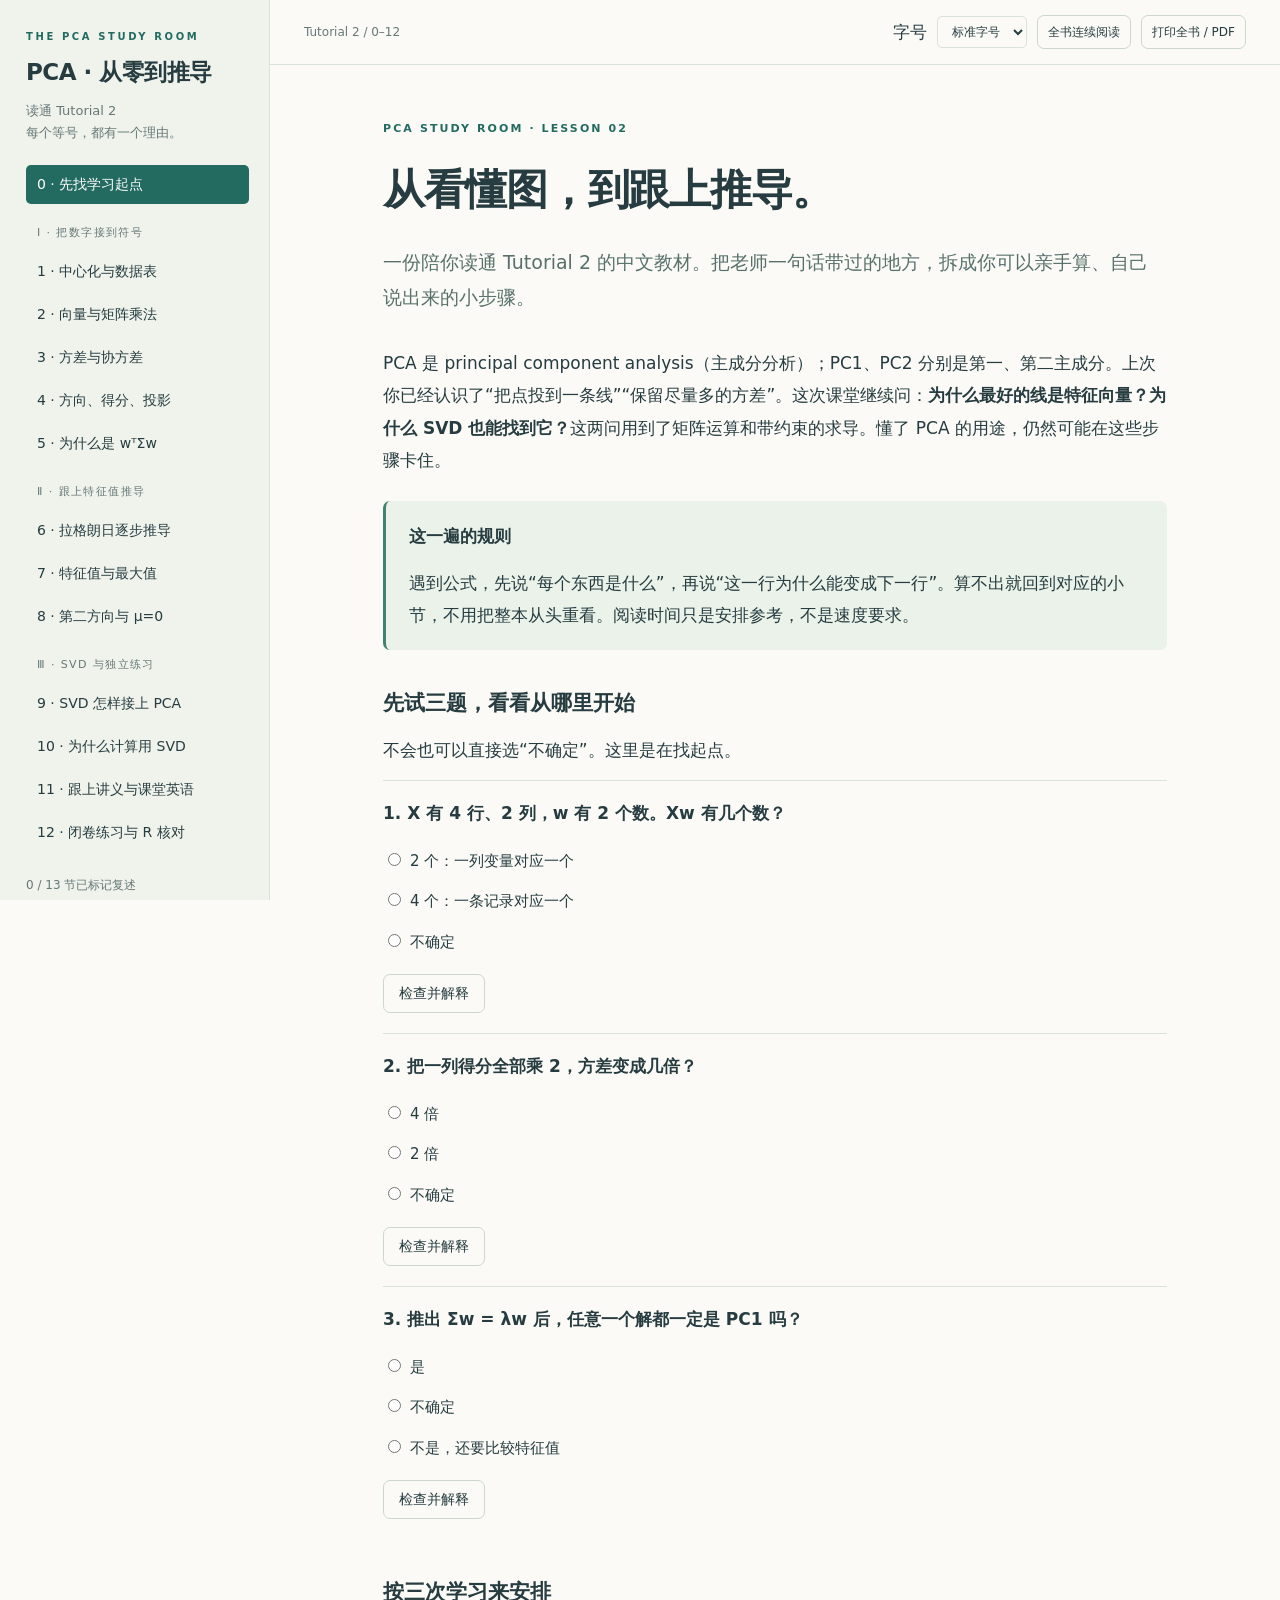
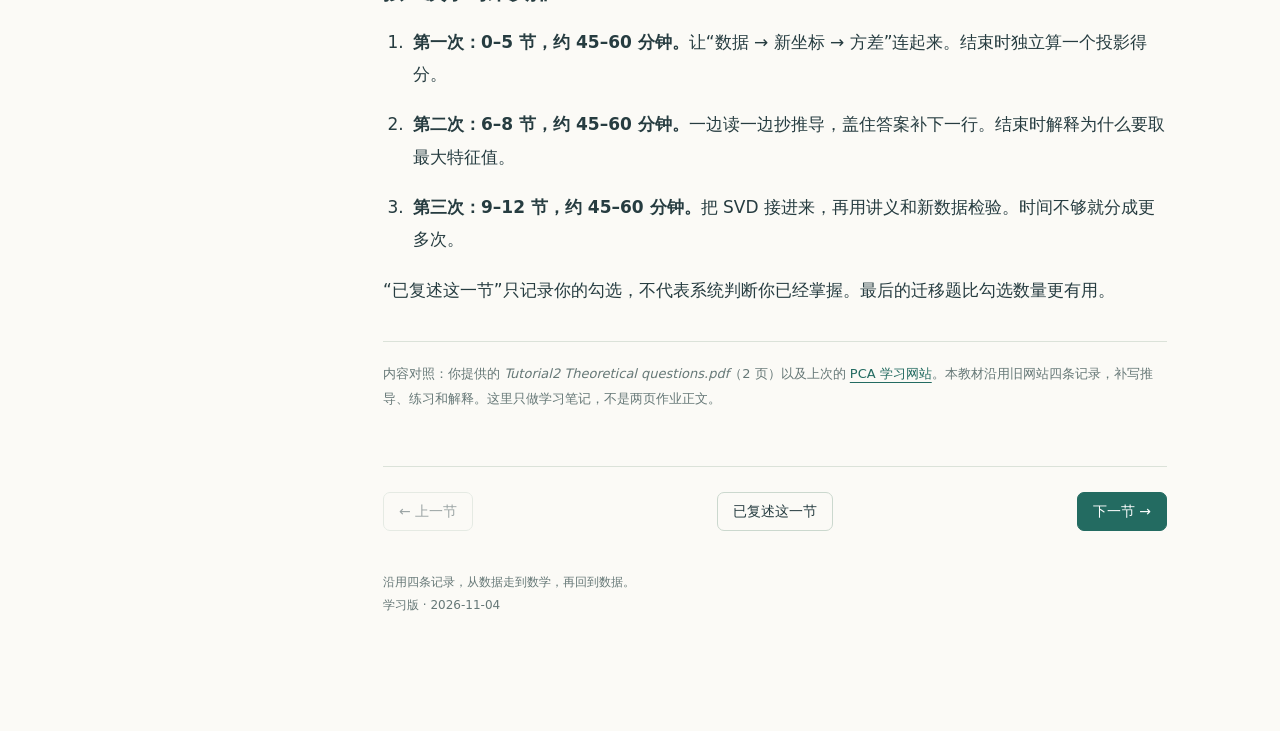
<file: theory/index.html>
<!doctype html><html lang="zh-CN"><head><meta charset="utf-8"><meta name="viewport" content="width=device-width,initial-scale=1"><meta name="description" content="从零读通 PCA 最大方差、拉格朗日乘子、特征值分解与 SVD 的中文互动学习笔记。"><title>PCA 学习笔记 · 从直觉到课堂推导</title><style>:root{--ink:#263c40;--muted:#667877;--paper:#fbfaf6;--panel:#f0f3ec;--line:#dbe2d9;--accent:#236b61;--light:#e4f1e9;--warm:#bd753f;--size:17px;color-scheme:light}
*{box-sizing:border-box}html{scroll-behavior:smooth;scroll-padding-top:90px}body{margin:0;background:var(--paper);color:var(--ink);font-family:"Segoe UI","Microsoft YaHei",system-ui,sans-serif;font-size:var(--size);line-height:1.9}button,input,select{font:inherit}a{color:var(--accent);text-underline-offset:4px}button{cursor:pointer}button:focus-visible,a:focus-visible,input:focus-visible,select:focus-visible{outline:3px solid #c28947;outline-offset:4px}button{border:1px solid #cbd8ce;border-radius:7px;background:transparent;color:var(--ink);padding:8px 15px;line-height:1.5}button:hover{background:var(--light)}button.primary,button[aria-pressed=true]{background:var(--accent);color:white;border-color:var(--accent)}button:disabled{opacity:.45;cursor:default}input[type=range]{width:100%;accent-color:var(--accent)}
.sidebar{width:270px;position:fixed;inset:0 auto 0 0;padding:30px 20px 20px 26px;background:var(--panel);border-right:1px solid var(--line);overflow-y:auto}.brand{display:block;text-decoration:none;color:var(--ink);font-size:23px;line-height:1.4;font-weight:650;letter-spacing:-.5px}.brand small{display:block;font-size:10px;letter-spacing:2.6px;font-weight:650;color:var(--accent);margin-bottom:12px}.sidebar .sub{font-size:13px;line-height:1.65;margin:12px 0 22px;color:var(--muted)}nav{display:flex;flex-direction:column;gap:4px}nav a{display:block;font-size:14px;line-height:1.5;padding:9px 11px;text-decoration:none;color:var(--ink);border-radius:5px}nav a.active{background:var(--accent);color:#fff}nav a .tick{float:right;padding-left:3px}nav a:hover:not(.active){background:#e1e8dc}.nav-group{font-size:11px;letter-spacing:1.4px;color:var(--muted);padding:15px 11px 4px}.progress-label{font-size:12px;color:var(--muted);margin:22px 0 5px}progress{height:6px;width:100%;accent-color:var(--accent)}.sidebar .tiny{font-size:11px;line-height:1.6;color:var(--muted)}
.workspace{margin-left:270px}.toolbar{position:sticky;z-index:5;top:0;display:flex;align-items:center;justify-content:space-between;gap:16px;padding:15px 34px;border-bottom:1px solid var(--line);background:rgba(251,250,246,.96);backdrop-filter:blur(10px)}.toolbar small{font-size:12px;color:var(--muted)}.tools{display:flex;align-items:center;gap:10px;flex-wrap:wrap}.tools button,.tools select{font-size:12px;padding:7px 10px}.tools select{border:1px solid var(--line);border-radius:5px;color:var(--ink);background:var(--paper)}.mobile-menu{display:none}main{max-width:900px;margin:0 auto;padding:54px 58px 100px}.lesson[hidden]{display:none}.lesson{scroll-margin-top:100px}.eyebrow{color:var(--accent);font-size:11px;letter-spacing:2.1px;font-weight:650;margin-bottom:20px}h1,h2,h3,h4{line-height:1.45;color:var(--ink);font-weight:650}h1{font-size:42px;letter-spacing:-1.1px;margin:0 0 24px;max-width:640px}h2{font-size:30px;letter-spacing:-.6px;margin:0 0 22px}h3{font-size:21px;margin:38px 0 15px}h4{font-size:17px;margin:0 0 15px}p{margin:14px 0}.lead{font-size:19px;line-height:1.85;color:#58716c;margin-bottom:32px}strong{font-weight:650}ol,ul{padding-left:26px}li{padding-left:4px;margin:10px 0}.route li{margin:18px 0}.callout,.pitfall,.practice{margin:25px 0;padding:19px 23px;border-radius:7px}.callout{background:#eaf2e9;border-left:3px solid #418272}.pitfall{background:#f6eee2;border-left:3px solid var(--warm)}.practice{background:#f0f2ed;border:1px solid #dee5da}.callout p:first-child,.pitfall p:first-child,.practice p:first-child{margin-top:0}.callout p:last-child,.pitfall p:last-child,.practice p:last-child{margin-bottom:0}.practice h3{margin-top:0;font-size:18px}.source-note{border-top:1px solid var(--line);padding-top:20px;margin-top:35px;font-size:13px;color:var(--muted)}
table{width:100%;border-collapse:collapse;font-size:15px;margin:25px 0;line-height:1.8}th{text-align:left;font-weight:650;color:#426c61;background:#eff3eb}td,th{padding:12px 14px;border-bottom:1px solid var(--line);vertical-align:top}table tr:last-child td{border-bottom:1px solid #c9d5ca}.table-wrap{overflow-x:auto}details{margin:18px 0;border-top:1px solid #dce3d7;border-bottom:1px solid #dce3d7;padding:12px 0}summary{cursor:pointer;color:var(--accent);font-size:15px;line-height:1.65;font-weight:600}details[open] summary{margin-bottom:15px}details p{font-size:.95em}.equation{margin:23px 0;padding:14px 10px;max-width:100%;overflow-x:auto;background:#f4f5ef;border-radius:4px}math{font-family:"Cambria Math","STIX Two Math",math;font-size:1.06em;line-height:1.5}math[display=block]{margin:0 auto;min-width:fit-content}mtext{font-family:"Segoe UI","Microsoft YaHei",sans-serif}.derivation{padding-left:24px}.derivation li{margin:25px 0}.derivation .equation{margin:12px 0}.small{font-size:13px;color:var(--muted)}pre{background:#edf1e8;border-radius:5px;padding:22px;line-height:1.7;font-size:13px;overflow-x:auto}code{font-family:Consolas,monospace;font-size:.9em}.quiz{padding:20px 0;border-top:1px solid var(--line)}.quiz label{display:block;padding:6px 0;font-size:15px}.quiz input{accent-color:var(--accent);margin-right:9px}.quiz button{margin-top:12px;font-size:14px}.feedback{font-size:14px;font-weight:550}.feedback:empty{display:none}.feedback.correct{color:#226950}.feedback.retry{color:#8b4b27}
.lab{padding:25px;margin:25px 0;background:#fffefa;border:1px solid #dbe3d7;border-radius:10px}.lab-header{display:flex;justify-content:space-between;align-items:start;gap:16px}.lab-header h3{margin:0;font-size:18px}.lab label{font-size:14px}.lab output{font-weight:700}.preset,.matrix-pick{display:flex;flex-wrap:wrap;gap:7px;margin:13px 0}.preset button,.matrix-pick button{font-size:12px;padding:6px 10px}.lab-values{display:grid;grid-template-columns:repeat(3,1fr);gap:13px}.lab-values p{font-size:12px;color:var(--muted);margin:8px 0}.lab-values strong{font-size:20px;color:var(--ink);white-space:nowrap}.lab table{margin:14px 0;font-size:13px}.lab td,.lab th{padding:8px}.calculation{font-family:"Cambria Math","Microsoft YaHei",serif;font-size:18px;line-height:1.9}.legend{display:flex;align-items:center;flex-wrap:wrap;gap:7px;font-size:12px;color:var(--muted)}.dot{width:9px;height:9px;display:inline-block}.dot.original{border-radius:50%;background:#b27645}.dot.projected{background:#236b61;margin-left:8px}.dash{width:15px;border-top:1px dashed #9ba99f;margin-left:8px}#projection-chart{width:100%;display:block;overflow:visible}#projection-chart text{font-family:"Segoe UI","Microsoft YaHei",sans-serif;fill:#526964;font-size:12px}.lesson-footer{border-top:1px solid var(--line);display:flex;justify-content:space-between;align-items:center;gap:12px;flex-wrap:wrap;margin-top:55px;padding-top:25px}.lesson-footer button{font-size:14px}.reading-all .lesson{display:block!important;border-top:1px solid var(--line);padding-top:60px;margin-top:60px}.reading-all .lesson:first-child{padding-top:0;border:0;margin-top:0}.book-end{font-size:12px;color:var(--muted);margin-top:40px}.print-only{display:none}.glossary-float{font-size:12px;margin-top:12px;color:var(--muted)}
@media(min-width:1500px){main{max-width:980px;padding-left:65px;padding-right:65px}}@media(max-width:1050px){.sidebar{width:235px;padding-left:16px;padding-right:14px}.workspace{margin-left:235px}main{padding:42px 35px 80px}.toolbar{padding:12px 25px}.toolbar>small{display:none}h1{font-size:36px}}@media(max-width:760px){:root{--size:16px}.sidebar{display:none;position:static;width:auto;max-height:none;padding:22px}.sidebar.mobile-open{display:block}.workspace{margin-left:0}.toolbar{padding:10px 16px;flex-wrap:wrap;gap:8px}.mobile-menu{display:inline-block}main{padding:32px 20px 75px}.tools{gap:6px}.tools button,.tools select{font-size:11px}.toolbar .font-label{display:none}h1{font-size:32px;letter-spacing:-.5px}h2{font-size:26px}h3{font-size:20px}.lead{font-size:17px}.lab{padding:15px}.lab-header{display:block}.lab-header h3{margin-bottom:12px}.lab-values strong{font-size:17px}.lab-values{gap:8px}.lab table{font-size:12px}td,th{padding:9px 8px;font-size:13px}.practice,.callout,.pitfall{padding:16px}.equation{padding:13px 8px}table{table-layout:auto}.lesson-footer{gap:8px}.lesson-footer button{font-size:12px;padding:9px 11px}.spoken li{margin-bottom:17px}#lecture table{min-width:580px}}
@media(prefers-reduced-motion:reduce){html{scroll-behavior:auto}}
@page{size:A4;margin:17mm 16mm 18mm}
@media print{.lead,.eyebrow{break-after:avoid}.derivation li{break-inside:avoid}}
.lesson-footer[hidden]{display:none}
@media screen and (max-width:460px){.lab-values{grid-template-columns:1fr 1fr}.lab-values p:first-child{grid-column:1/-1}}
@media print{.lesson+.lesson{break-before:auto!important;padding-top:25px!important;border-top:1px solid #dbe2d9!important}}
@media print{html{scroll-behavior:auto}body{background:white;color:#182d2d;font-size:10.5pt;line-height:1.65;-webkit-print-color-adjust:exact;print-color-adjust:exact}.sidebar,.toolbar,.lesson-footer,.book-end,.preset,.matrix-pick,input[type=range],.quiz button,.feedback,.no-print{display:none!important}.workspace{margin:0}main{max-width:none;margin:0;padding:0}.lesson,.lesson[hidden],.reading-all .lesson{display:block!important;margin:0!important;padding:12px 0 15px!important;border:0!important}.lesson+.lesson{break-before:page}h1{font-size:30pt;margin-bottom:16px}h2{font-size:22pt;margin-bottom:14px}h3{font-size:14pt;margin:24px 0 10px}h4{font-size:11pt}.eyebrow{margin-bottom:12px;font-size:8pt}.lead{font-size:12pt;margin-bottom:20px}.equation{padding:9px 6px;margin:14px 0;overflow:visible;break-inside:avoid;font-size:10pt}.callout,.pitfall,.practice{margin:16px 0;padding:12px 16px;break-inside:auto;border-radius:3px}.practice h3{font-size:12pt}p{margin:10px 0;orphans:3;widows:3}h1,h2,h3,h4,summary{break-after:avoid}details{padding:8px 0;margin:12px 0}details>summary{font-size:10pt}details>*{display:block}details p{font-size:10pt}table{font-size:9pt;margin:14px 0}td,th{padding:7px 9px;font-size:9pt}thead{display:table-header-group}tr{break-inside:avoid}.table-wrap{overflow:visible}#lecture table{min-width:0}.lab{padding:14px 18px;margin:15px 0;break-inside:avoid}.lab-values strong{font-size:15pt}.lab-values p,.small{font-size:8pt}#projection-chart{max-height:280px}#scores-body td{font-size:9pt}.lab table{font-size:9pt}.quiz{padding:13px 0;break-inside:avoid}.quiz label{font-size:10pt;padding:2px 0}.quiz input{appearance:none;border:1px solid #57726c;border-radius:50%;width:10px;height:10px}.route li{margin:12px 0}pre{font-size:8pt;padding:14px;white-space:pre-wrap;overflow:visible;break-inside:avoid}.source-note{font-size:8pt}.print-only{display:block}.reading-all .lesson:first-child{margin:0}.spoken li{break-inside:avoid}.legend{font-size:8pt}.lab-header label{font-size:9pt}.derivation li{margin:17px 0}a{text-decoration:none;color:#235e51}}
@media print{body{line-height:1.6}p{margin:9px 0}h3{margin-top:20px}.equation{margin:12px 0}details{padding:7px 0;margin:10px 0}#projection-chart{max-height:210px}.practice{margin:14px 0}}
@media print{p.lead{break-inside:avoid}}
</style></head><body><aside class="sidebar" aria-label="教材目录"><a class="brand" href="#start"><small>THE PCA STUDY ROOM</small>PCA · 从零到推导</a><p class="sub">读通 Tutorial 2<br>每个等号，都有一个理由。</p><nav aria-label="章节"><a href="#start">0 · 先找学习起点<span class="tick" aria-hidden="true"></span></a>
<div class="nav-group">Ⅰ · 把数字接到符号</div><a href="#data">1 · 中心化与数据表<span class="tick" aria-hidden="true"></span></a>
<a href="#algebra">2 · 向量与矩阵乘法<span class="tick" aria-hidden="true"></span></a>
<a href="#variance">3 · 方差与协方差<span class="tick" aria-hidden="true"></span></a>
<a href="#projection">4 · 方向、得分、投影<span class="tick" aria-hidden="true"></span></a>
<a href="#objective">5 · 为什么是 wᵀΣw<span class="tick" aria-hidden="true"></span></a>
<div class="nav-group">Ⅱ · 跟上特征值推导</div><a href="#lagrange">6 · 拉格朗日逐步推导<span class="tick" aria-hidden="true"></span></a>
<a href="#eigen">7 · 特征值与最大值<span class="tick" aria-hidden="true"></span></a>
<a href="#second">8 · 第二方向与 μ=0<span class="tick" aria-hidden="true"></span></a>
<div class="nav-group">Ⅲ · SVD 与独立练习</div><a href="#svd">9 · SVD 怎样接上 PCA<span class="tick" aria-hidden="true"></span></a>
<a href="#numerics">10 · 为什么计算用 SVD<span class="tick" aria-hidden="true"></span></a>
<a href="#lecture">11 · 跟上讲义与课堂英语<span class="tick" aria-hidden="true"></span></a>
<a href="#practice">12 · 闭卷练习与 R 核对<span class="tick" aria-hidden="true"></span></a></nav><p class="progress-label" id="progress-label"></p><progress id="progress" max="13" value="0" aria-label="已标记复述的章节"></progress><p class="tiny">阅读勾选仅保存在当前浏览器。<br>可离线阅读，无需账号。</p></aside><div class="workspace"><header class="toolbar"><small id="reading-position">Tutorial 2 / 0–12</small><div class="tools"><button id="menu" class="mobile-menu" aria-expanded="false">目录</button><label class="font-label" for="font">字号</label><select id="font" aria-label="正文字号"><option value="17">标准字号</option><option value="19">大字阅读</option><option value="21">更大字号</option></select><button id="all" aria-pressed="false">全书连续阅读</button><button id="print">打印全书 / PDF</button></div></header><main><section class="lesson" id="start" data-title="先找到你卡住的那一层">
<div class="eyebrow">PCA STUDY ROOM · LESSON 02</div>
<h1>从看懂图，到跟上推导。</h1>
<p class="lead">一份陪你读通 Tutorial 2 的中文教材。把老师一句话带过的地方，拆成你可以亲手算、自己说出来的小步骤。</p>
<p>PCA 是 principal component analysis（主成分分析）；PC1、PC2 分别是第一、第二主成分。上次你已经认识了“把点投到一条线”“保留尽量多的方差”。这次课堂继续问：<strong>为什么最好的线是特征向量？为什么 SVD 也能找到它？</strong>这两问用到了矩阵运算和带约束的求导。懂了 PCA 的用途，仍然可能在这些步骤卡住。</p>
<div class="callout"><strong>这一遍的规则</strong><p>遇到公式，先说“每个东西是什么”，再说“这一行为什么能变成下一行”。算不出就回到对应的小节，不用把整本从头重看。阅读时间只是安排参考，不是速度要求。</p></div>
<h3>先试三题，看看从哪里开始</h3>
<p>不会也可以直接选“不确定”。这里是在找起点。</p>
<div class="quiz" data-answer="b" data-explain="4×2 的 X 乘 2×1 的 w，得到 4×1：四条记录各有一个新坐标。回看第 2 节。">
<h4>1. X 有 4 行、2 列，w 有 2 个数。Xw 有几个数？</h4>
<label><input type="radio" name="diag1" value="a">2 个：一列变量对应一个</label><label><input type="radio" name="diag1" value="b">4 个：一条记录对应一个</label><label><input type="radio" name="diag1" value="c">不确定</label><button class="check">检查并解释</button><p class="feedback" aria-live="polite"></p>
</div>
<div class="quiz" data-answer="a" data-explain="每个数乘 2，离均值的距离也乘 2；距离平方后是 4 倍。因此必须限制 w 的长度。回看第 3、5 节。">
<h4>2. 把一列得分全部乘 2，方差变成几倍？</h4><label><input type="radio" name="diag2" value="a">4 倍</label><label><input type="radio" name="diag2" value="b">2 倍</label><label><input type="radio" name="diag2" value="c">不确定</label><button class="check">检查并解释</button><p class="feedback" aria-live="polite"></p>
</div>
<div class="quiz" data-answer="c" data-explain="λ 是候选方向对应的方差。还要选最大的 λ，才能得到第一主方向。回看第 6、7 节。">
<h4>3. 推出 Σw = λw 后，任意一个解都一定是 PC1 吗？</h4><label><input type="radio" name="diag3" value="a">是</label><label><input type="radio" name="diag3" value="b">不确定</label><label><input type="radio" name="diag3" value="c">不是，还要比较特征值</label><button class="check">检查并解释</button><p class="feedback" aria-live="polite"></p>
</div>
<p class="print-only">自测核对：第 1 题是 4 个，因为每条记录得到一个新坐标；第 2 题是 4 倍，因为偏差要平方；第 3 题不是，还要比较特征值选最大的。</p>
<h3>按三次学习来安排</h3>
<ol class="route"><li><strong>第一次：0–5 节，约 45–60 分钟。</strong>让“数据 → 新坐标 → 方差”连起来。结束时独立算一个投影得分。</li><li><strong>第二次：6–8 节，约 45–60 分钟。</strong>一边读一边抄推导，盖住答案补下一行。结束时解释为什么要取最大特征值。</li><li><strong>第三次：9–12 节，约 45–60 分钟。</strong>把 SVD 接进来，再用讲义和新数据检验。时间不够就分成更多次。</li></ol>
<p>“已复述这一节”只记录你的勾选，不代表系统判断你已经掌握。最后的迁移题比勾选数量更有用。</p>
<div class="source-note">内容对照：你提供的 <cite>Tutorial2 Theoretical questions.pdf</cite>（2 页）以及上次的 <a href="https://pca-study-room-runpu.docilecedar10.chatgpt.site" target="_blank" rel="noreferrer">PCA 学习网站</a>。本教材沿用旧网站四条记录，补写推导、练习和解释。这里只做学习笔记，不是两页作业正文。</div>
</section>

<section class="lesson" id="data" data-title="1 · 从一张四行表开始">
<div class="eyebrow">01 / DATA & CENTRING</div><h2>先让每个符号有东西可指。</h2>
<p class="lead">这一节结束时，你能指出哪一行是一个人、哪一列是一个变量，以及中心化究竟改了什么。</p>
<p>继续用上次网站里的例子。把 A、B 想成四个人在两项测量上的数值；这里只是练习数据，没有特定现实含义。原始数据叫 <span class="katex"><math xmlns="http://www.w3.org/1998/Math/MathML"><semantics><mrow><mi>Y</mi></mrow><annotation encoding="application/x-tex">Y</annotation></semantics></math></span>，中心化以后的数据才叫 <span class="katex"><math xmlns="http://www.w3.org/1998/Math/MathML"><semantics><mrow><mi>X</mi></mrow><annotation encoding="application/x-tex">X</annotation></semantics></math></span>。</p>
<table><thead><tr><th>记录</th><th>A</th><th>B</th><th>中心化后 (A−5, B−10)</th></tr></thead><tbody><tr><td>1</td><td>3</td><td>9</td><td>(−2, −1)</td></tr><tr><td>2</td><td>4</td><td>8</td><td>(−1, −2)</td></tr><tr><td>3</td><td>6</td><td>12</td><td>(1, 2)</td></tr><tr><td>4</td><td>7</td><td>11</td><td>(2, 1)</td></tr><tr><td>列均值</td><td>5</td><td>10</td><td>(0, 0)</td></tr></tbody></table>
<p><strong>一行是一条记录，一列是一种测量。</strong>所以这里有 <span class="katex"><math xmlns="http://www.w3.org/1998/Math/MathML"><semantics><mrow><mi>n</mi><mo>=</mo><mn>4</mn></mrow><annotation encoding="application/x-tex">n=4</annotation></semantics></math></span> 个 observations（观测），<span class="katex"><math xmlns="http://www.w3.org/1998/Math/MathML"><semantics><mrow><mi>p</mi><mo>=</mo><mn>2</mn></mrow><annotation encoding="application/x-tex">p=2</annotation></semantics></math></span> 个 variables（变量）。原来每个人需要两个数描述；降到一维，就是想给每人留下一个合适的新数。</p>
<div class="equation"><span class="katex"><math xmlns="http://www.w3.org/1998/Math/MathML" display="block"><semantics><mrow><mi>X</mi><mo>=</mo><mrow><mo fence="true">[</mo><mtable rowspacing="0.16em" columnalign="center center" columnspacing="1em"><mtr><mtd><mstyle scriptlevel="0" displaystyle="false"><mrow><mo>−</mo><mn>2</mn></mrow></mstyle></mtd><mtd><mstyle scriptlevel="0" displaystyle="false"><mrow><mo>−</mo><mn>1</mn></mrow></mstyle></mtd></mtr><mtr><mtd><mstyle scriptlevel="0" displaystyle="false"><mrow><mo>−</mo><mn>1</mn></mrow></mstyle></mtd><mtd><mstyle scriptlevel="0" displaystyle="false"><mrow><mo>−</mo><mn>2</mn></mrow></mstyle></mtd></mtr><mtr><mtd><mstyle scriptlevel="0" displaystyle="false"><mn>1</mn></mstyle></mtd><mtd><mstyle scriptlevel="0" displaystyle="false"><mn>2</mn></mstyle></mtd></mtr><mtr><mtd><mstyle scriptlevel="0" displaystyle="false"><mn>2</mn></mstyle></mtd><mtd><mstyle scriptlevel="0" displaystyle="false"><mn>1</mn></mstyle></mtd></mtr></mtable><mo fence="true">]</mo></mrow><mo>∈</mo><msup><mi mathvariant="double-struck">R</mi><mrow><mn>4</mn><mo>×</mo><mn>2</mn></mrow></msup></mrow><annotation encoding="application/x-tex">X=\begin{bmatrix}-2&amp;-1\\-1&amp;-2\\1&amp;2\\2&amp;1\end{bmatrix}\in\mathbb R^{4\times2}</annotation></semantics></math></span></div>
<p><span class="katex"><math xmlns="http://www.w3.org/1998/Math/MathML"><semantics><mrow><msup><mi mathvariant="double-struck">R</mi><mrow><mi>n</mi><mo>×</mo><mi>p</mi></mrow></msup></mrow><annotation encoding="application/x-tex">\mathbb R^{n\times p}</annotation></semantics></math></span> 读成“n 行 p 列的实数矩阵”。矩阵先当成排得整齐的数字表，不必觉得它突然是另一种东西。</p>
<h3>为什么先减去均值？</h3>
<p>PCA 这里关心的是“大家相对平均水平，往哪些方向变化”。减去列均值，相当于把数据云的中心搬到原点；点与点之间的差没有改变。之后，穿过原点的直线就是穿过原数据中心的直线。</p>
<p>不中心化就直接用 <span class="katex"><math xmlns="http://www.w3.org/1998/Math/MathML"><semantics><mrow><msup><mi>Y</mi><mi mathvariant="normal">⊤</mi></msup><mi>Y</mi><mi mathvariant="normal">/</mi><mo stretchy="false">(</mo><mi>n</mi><mo>−</mo><mn>1</mn><mo stretchy="false">)</mo></mrow><annotation encoding="application/x-tex">Y^\top Y/(n-1)</annotation></semantics></math></span>，它通常<strong>不是样本协方差矩阵</strong>，原点到均值的偏移也会进入计算。讲义第一句的 centred 不是装饰词。</p>
<div class="pitfall"><strong>中心化不等于标准化。</strong><p>中心化是减均值；标准化通常是减均值后再除以每列的标准差。A 用米、B 用元时，单位会影响谁的方差大，可能需要标准化。本例和讲义先讨论中心化后的、未标准化的 PCA。</p></div>
<details><summary>为什么方差分母是 n−1，不是 n？</summary><p>本教材跟讲义使用样本方差的常见定义。样本均值由这 n 个数估计；减均值后各偏差之和为 0，最后一个偏差由前面的决定，这与 n−1 个自由度有关。在独立同分布、总体方差有限的通常抽样设定下，这个分母给出总体方差的无偏估计，意思是重复抽样时这种估计平均不会系统地偏大或偏小。暂时不熟悉这些统计词也不妨碍下面学习。改用分母 n 会把所有特征值乘同一个系数，主方向和解释方差比例不变。</p></details>
<div class="practice"><h3>停一下，自己算</h3><p>第 2 条记录中心化后是什么？四个 A 偏差的和是多少？</p><details><summary>核对答案</summary><p>(4−5, 8−10) = (−1, −2)；−2−1+1+2=0。中心化是每一列减自己的均值，不是每行减行均值。</p></details></div>
</section>

<section class="lesson" id="algebra" data-title="2 · 向量、转置与矩阵乘法">
<div class="eyebrow">02 / THE MINIMUM ALGEBRA</div><h2>Xw 到底在算什么？</h2>
<p class="lead">把点乘、转置、单位向量和维数补齐。后面的公式只是这些小运算叠起来。</p>
<h3>向量是一串数，方向向量是一支箭头</h3>
<p>二维向量 <span class="katex"><math xmlns="http://www.w3.org/1998/Math/MathML"><semantics><mrow><mi>w</mi><mo>=</mo><mo stretchy="false">(</mo><mi>a</mi><mo separator="true">,</mo><mi>b</mi><msup><mo stretchy="false">)</mo><mi mathvariant="normal">⊤</mi></msup></mrow><annotation encoding="application/x-tex">w=(a,b)^\top</annotation></semantics></math></span> 表示从原点走 a 步横向、b 步纵向的箭头。上标 <span class="katex"><math xmlns="http://www.w3.org/1998/Math/MathML"><semantics><mrow><mi mathvariant="normal">⊤</mi></mrow><annotation encoding="application/x-tex">\top</annotation></semantics></math></span> 叫 transpose（转置），把横着的一行写成竖着的一列。讲义有时把转置写成上标 T，含义相同，不是乘一个叫 T 的数。</p>
<div class="equation"><span class="katex"><math xmlns="http://www.w3.org/1998/Math/MathML" display="block"><semantics><mrow><mi>w</mi><mo>=</mo><mrow><mo fence="true">[</mo><mtable rowspacing="0.16em" columnalign="center" columnspacing="1em"><mtr><mtd><mstyle scriptlevel="0" displaystyle="false"><mi>a</mi></mstyle></mtd></mtr><mtr><mtd><mstyle scriptlevel="0" displaystyle="false"><mi>b</mi></mstyle></mtd></mtr></mtable><mo fence="true">]</mo></mrow><mo separator="true">,</mo><mspace width="1em"/><msup><mi>w</mi><mi mathvariant="normal">⊤</mi></msup><mo>=</mo><mrow><mo fence="true">[</mo><mtable rowspacing="0.16em" columnalign="center center" columnspacing="1em"><mtr><mtd><mstyle scriptlevel="0" displaystyle="false"><mi>a</mi></mstyle></mtd><mtd><mstyle scriptlevel="0" displaystyle="false"><mi>b</mi></mstyle></mtd></mtr></mtable><mo fence="true">]</mo></mrow><mo separator="true">,</mo><mspace width="1em"/><msup><mi>w</mi><mi mathvariant="normal">⊤</mi></msup><mi>w</mi><mo>=</mo><msup><mi>a</mi><mn>2</mn></msup><mo>+</mo><msup><mi>b</mi><mn>2</mn></msup></mrow><annotation encoding="application/x-tex">w=\begin{bmatrix}a\\b\end{bmatrix},\quad w^\top=\begin{bmatrix}a&amp;b\end{bmatrix},\quad w^\top w=a^2+b^2</annotation></semantics></math></span></div>
<p>它的长度是 <span class="katex"><math xmlns="http://www.w3.org/1998/Math/MathML"><semantics><mrow><mi mathvariant="normal">∥</mi><mi>w</mi><mi mathvariant="normal">∥</mi><mo>=</mo><msqrt><mrow><msup><mi>a</mi><mn>2</mn></msup><mo>+</mo><msup><mi>b</mi><mn>2</mn></msup></mrow></msqrt></mrow><annotation encoding="application/x-tex">\|w\|=\sqrt{a^2+b^2}</annotation></semantics></math></span>。当 <span class="katex"><math xmlns="http://www.w3.org/1998/Math/MathML"><semantics><mrow><msup><mi>w</mi><mi mathvariant="normal">⊤</mi></msup><mi>w</mi><mo>=</mo><mn>1</mn></mrow><annotation encoding="application/x-tex">w^\top w=1</annotation></semantics></math></span> 时，长度就是 1，叫 unit vector（单位向量）。(1,1) 的长度是 √2，所以 <span class="katex"><math xmlns="http://www.w3.org/1998/Math/MathML"><semantics><mrow><mo stretchy="false">(</mo><mn>1</mn><mo separator="true">,</mo><mn>1</mn><msup><mo stretchy="false">)</mo><mi mathvariant="normal">⊤</mi></msup><mi mathvariant="normal">/</mi><msqrt><mn>2</mn></msqrt></mrow><annotation encoding="application/x-tex">(1,1)^\top/\sqrt2</annotation></semantics></math></span> 才是同方向的单位向量。</p>
<h3>点乘：对应位置相乘，再加起来</h3>
<p>第一条中心化记录是 (−2,−1)。用 <span class="katex"><math xmlns="http://www.w3.org/1998/Math/MathML"><semantics><mrow><mi>w</mi><mo>=</mo><mo stretchy="false">(</mo><mn>1</mn><mo separator="true">,</mo><mn>1</mn><msup><mo stretchy="false">)</mo><mi mathvariant="normal">⊤</mi></msup><mi mathvariant="normal">/</mi><msqrt><mn>2</mn></msqrt></mrow><annotation encoding="application/x-tex">w=(1,1)^\top/\sqrt2</annotation></semantics></math></span> 给它算一个新数：</p>
<div class="equation"><span class="katex"><math xmlns="http://www.w3.org/1998/Math/MathML" display="block"><semantics><mrow><mo stretchy="false">(</mo><mi>X</mi><mi>w</mi><msub><mo stretchy="false">)</mo><mn>1</mn></msub><mo>=</mo><mo stretchy="false">(</mo><mo>−</mo><mn>2</mn><mo stretchy="false">)</mo><mfrac><mn>1</mn><msqrt><mn>2</mn></msqrt></mfrac><mo>+</mo><mo stretchy="false">(</mo><mo>−</mo><mn>1</mn><mo stretchy="false">)</mo><mfrac><mn>1</mn><msqrt><mn>2</mn></msqrt></mfrac><mo>=</mo><mo>−</mo><mfrac><mn>3</mn><msqrt><mn>2</mn></msqrt></mfrac><mo>≈</mo><mo>−</mo><mn>2.121.</mn></mrow><annotation encoding="application/x-tex">(Xw)_1=(-2)\frac1{\sqrt2}+(-1)\frac1{\sqrt2}=-\frac3{\sqrt2}\approx-2.121.</annotation></semantics></math></span></div>
<p><span class="katex"><math xmlns="http://www.w3.org/1998/Math/MathML"><semantics><mrow><mo stretchy="false">(</mo><mi>X</mi><mi>w</mi><msub><mo stretchy="false">)</mo><mn>1</mn></msub></mrow><annotation encoding="application/x-tex">(Xw)_1</annotation></semantics></math></span> 指 Xw 这一列里的第 1 个数。这套方向权重在本教材里也叫 loadings（载荷）；每条记录得到的新数叫 score（得分）。</p>
<p>把四条记录各做一次同样的点乘，就是矩阵乘法 <span class="katex"><math xmlns="http://www.w3.org/1998/Math/MathML"><semantics><mrow><mi>X</mi><mi>w</mi></mrow><annotation encoding="application/x-tex">Xw</annotation></semantics></math></span>：</p>
<div class="equation"><span class="katex"><math xmlns="http://www.w3.org/1998/Math/MathML" display="block"><semantics><mrow><munder><munder><mrow><mo fence="true">[</mo><mtable rowspacing="0.16em" columnalign="center center" columnspacing="1em"><mtr><mtd><mstyle scriptlevel="0" displaystyle="false"><mrow><mo>−</mo><mn>2</mn></mrow></mstyle></mtd><mtd><mstyle scriptlevel="0" displaystyle="false"><mrow><mo>−</mo><mn>1</mn></mrow></mstyle></mtd></mtr><mtr><mtd><mstyle scriptlevel="0" displaystyle="false"><mrow><mo>−</mo><mn>1</mn></mrow></mstyle></mtd><mtd><mstyle scriptlevel="0" displaystyle="false"><mrow><mo>−</mo><mn>2</mn></mrow></mstyle></mtd></mtr><mtr><mtd><mstyle scriptlevel="0" displaystyle="false"><mn>1</mn></mstyle></mtd><mtd><mstyle scriptlevel="0" displaystyle="false"><mn>2</mn></mstyle></mtd></mtr><mtr><mtd><mstyle scriptlevel="0" displaystyle="false"><mn>2</mn></mstyle></mtd><mtd><mstyle scriptlevel="0" displaystyle="false"><mn>1</mn></mstyle></mtd></mtr></mtable><mo fence="true">]</mo></mrow><mo stretchy="true">⏟</mo></munder><mrow><mn>4</mn><mo>×</mo><mn>2</mn></mrow></munder><munder><munder><mrow><mfrac><mn>1</mn><msqrt><mn>2</mn></msqrt></mfrac><mrow><mo fence="true">[</mo><mtable rowspacing="0.16em" columnalign="center" columnspacing="1em"><mtr><mtd><mstyle scriptlevel="0" displaystyle="false"><mn>1</mn></mstyle></mtd></mtr><mtr><mtd><mstyle scriptlevel="0" displaystyle="false"><mn>1</mn></mstyle></mtd></mtr></mtable><mo fence="true">]</mo></mrow></mrow><mo stretchy="true">⏟</mo></munder><mrow><mn>2</mn><mo>×</mo><mn>1</mn></mrow></munder><mo>=</mo><munder><munder><mrow><mfrac><mn>1</mn><msqrt><mn>2</mn></msqrt></mfrac><mrow><mo fence="true">[</mo><mtable rowspacing="0.16em" columnalign="center" columnspacing="1em"><mtr><mtd><mstyle scriptlevel="0" displaystyle="false"><mrow><mo>−</mo><mn>3</mn></mrow></mstyle></mtd></mtr><mtr><mtd><mstyle scriptlevel="0" displaystyle="false"><mrow><mo>−</mo><mn>3</mn></mrow></mstyle></mtd></mtr><mtr><mtd><mstyle scriptlevel="0" displaystyle="false"><mn>3</mn></mstyle></mtd></mtr><mtr><mtd><mstyle scriptlevel="0" displaystyle="false"><mn>3</mn></mstyle></mtd></mtr></mtable><mo fence="true">]</mo></mrow></mrow><mo stretchy="true">⏟</mo></munder><mrow><mn>4</mn><mo>×</mo><mn>1</mn></mrow></munder><mi mathvariant="normal">.</mi></mrow><annotation encoding="application/x-tex">\underbrace{\begin{bmatrix}-2&amp;-1\\-1&amp;-2\\1&amp;2\\2&amp;1\end{bmatrix}}_{4\times2}\underbrace{\frac1{\sqrt2}\begin{bmatrix}1\\1\end{bmatrix}}_{2\times1}=\underbrace{\frac1{\sqrt2}\begin{bmatrix}-3\\-3\\3\\3\end{bmatrix}}_{4\times1}.</annotation></semantics></math></span></div>
<div class="callout"><strong>w 是算新数的规则，Xw 是算出来的结果。</strong><p>w 的两个数对应两种变量；Xw 的四个数对应四条记录。它们长度不同、含义也不同。</p></div>
<h3>以后每个长公式都先检查形状</h3>
<table><thead><tr><th>对象</th><th>形状</th><th>这里代表什么</th></tr></thead><tbody><tr><td><span class="katex"><math xmlns="http://www.w3.org/1998/Math/MathML"><semantics><mrow><mi>X</mi></mrow><annotation encoding="application/x-tex">X</annotation></semantics></math></span></td><td>n × p</td><td>中心化的数据表</td></tr><tr><td><span class="katex"><math xmlns="http://www.w3.org/1998/Math/MathML"><semantics><mrow><mi>w</mi></mrow><annotation encoding="application/x-tex">w</annotation></semantics></math></span></td><td>p × 1</td><td>一个方向的权重</td></tr><tr><td><span class="katex"><math xmlns="http://www.w3.org/1998/Math/MathML"><semantics><mrow><mi>t</mi><mo>=</mo><mi>X</mi><mi>w</mi></mrow><annotation encoding="application/x-tex">t=Xw</annotation></semantics></math></span></td><td>n × 1</td><td>每条记录的新坐标</td></tr><tr><td><span class="katex"><math xmlns="http://www.w3.org/1998/Math/MathML"><semantics><mrow><mi mathvariant="normal">Σ</mi></mrow><annotation encoding="application/x-tex">\Sigma</annotation></semantics></math></span></td><td>p × p</td><td>变量之间的方差与协方差</td></tr><tr><td><span class="katex"><math xmlns="http://www.w3.org/1998/Math/MathML"><semantics><mrow><msup><mi>w</mi><mi mathvariant="normal">⊤</mi></msup><mi mathvariant="normal">Σ</mi><mi>w</mi></mrow><annotation encoding="application/x-tex">w^\top\Sigma w</annotation></semantics></math></span></td><td>1 × 1</td><td>一个数：这个方向的得分方差</td></tr></tbody></table>
<h3>正交是什么意思？</h3>
<p>两个方向垂直，在更高维中叫 orthogonal（正交）。用点乘检验：<span class="katex"><math xmlns="http://www.w3.org/1998/Math/MathML"><semantics><mrow><msup><mi>u</mi><mi mathvariant="normal">⊤</mi></msup><mi>v</mi><mo>=</mo><mn>0</mn></mrow><annotation encoding="application/x-tex">u^\top v=0</annotation></semantics></math></span>。例如 <span class="katex"><math xmlns="http://www.w3.org/1998/Math/MathML"><semantics><mrow><mo stretchy="false">(</mo><mn>1</mn><mo separator="true">,</mo><mn>1</mn><mo stretchy="false">)</mo></mrow><annotation encoding="application/x-tex">(1,1)</annotation></semantics></math></span> 和 <span class="katex"><math xmlns="http://www.w3.org/1998/Math/MathML"><semantics><mrow><mo stretchy="false">(</mo><mo>−</mo><mn>1</mn><mo separator="true">,</mo><mn>1</mn><mo stretchy="false">)</mo></mrow><annotation encoding="application/x-tex">(-1,1)</annotation></semantics></math></span> 的点乘是 −1+1=0。两者再各除以 √2，就是两个互相垂直的单位方向。</p>
<details><summary>之后会用到的两条运算规则</summary><p>乘积转置要倒过来：<span class="katex"><math xmlns="http://www.w3.org/1998/Math/MathML"><semantics><mrow><mo stretchy="false">(</mo><mi>A</mi><mi>B</mi><msup><mo stretchy="false">)</mo><mi mathvariant="normal">⊤</mi></msup><mo>=</mo><msup><mi>B</mi><mi mathvariant="normal">⊤</mi></msup><msup><mi>A</mi><mi mathvariant="normal">⊤</mi></msup></mrow><annotation encoding="application/x-tex">(AB)^\top=B^\top A^\top</annotation></semantics></math></span>。维数也说明了为什么：若 A 是 4×2，B 是 2×1，AB 是 4×1，转置后是 1×4；BᵀAᵀ 才能得到 1×4。</p><p>可以换括号：<span class="katex"><math xmlns="http://www.w3.org/1998/Math/MathML"><semantics><mrow><mo stretchy="false">(</mo><mi>A</mi><mi>B</mi><mo stretchy="false">)</mo><mi>C</mi><mo>=</mo><mi>A</mi><mo stretchy="false">(</mo><mi>B</mi><mi>C</mi><mo stretchy="false">)</mo></mrow><annotation encoding="application/x-tex">(AB)C=A(BC)</annotation></semantics></math></span>；一般不能换顺序：<span class="katex"><math xmlns="http://www.w3.org/1998/Math/MathML"><semantics><mrow><mi>A</mi><mi>B</mi><mo mathvariant="normal">≠</mo><mi>B</mi><mi>A</mi></mrow><annotation encoding="application/x-tex">AB\ne BA</annotation></semantics></math></span>，有时 BA 连形状都不允许相乘。</p></details>
<div class="practice"><h3>不看上面的结果，自己算一次</h3><p>取 <span class="katex"><math xmlns="http://www.w3.org/1998/Math/MathML"><semantics><mrow><msub><mi>w</mi><mn>2</mn></msub><mo>=</mo><mo stretchy="false">(</mo><mo>−</mo><mn>1</mn><mo separator="true">,</mo><mn>1</mn><msup><mo stretchy="false">)</mo><mi mathvariant="normal">⊤</mi></msup><mi mathvariant="normal">/</mi><msqrt><mn>2</mn></msqrt></mrow><annotation encoding="application/x-tex">w_2=(-1,1)^\top/\sqrt2</annotation></semantics></math></span>。第 1 条记录的得分是多少？<span class="katex"><math xmlns="http://www.w3.org/1998/Math/MathML"><semantics><mrow><mi>X</mi><msub><mi>w</mi><mn>2</mn></msub></mrow><annotation encoding="application/x-tex">Xw_2</annotation></semantics></math></span> 的四个数分别是什么？</p><details><summary>提示</summary><p>第一条是 (−2)×(−1/√2)+(−1)×(1/√2)。别丢掉负号。</p></details><details><summary>完整答案</summary><div class="equation"><span class="katex"><math xmlns="http://www.w3.org/1998/Math/MathML" display="block"><semantics><mrow><mi>X</mi><msub><mi>w</mi><mn>2</mn></msub><mo>=</mo><mfrac><mn>1</mn><msqrt><mn>2</mn></msqrt></mfrac><mo stretchy="false">(</mo><mn>1</mn><mo separator="true">,</mo><mo>−</mo><mn>1</mn><mo separator="true">,</mo><mn>1</mn><mo separator="true">,</mo><mo>−</mo><mn>1</mn><msup><mo stretchy="false">)</mo><mi mathvariant="normal">⊤</mi></msup><mi mathvariant="normal">.</mi></mrow><annotation encoding="application/x-tex">Xw_2=\frac1{\sqrt2}(1,-1,1,-1)^\top.</annotation></semantics></math></span></div><p>第一条的得分是 1/√2，约 0.707。两个方向相互垂直，但每条记录仍然可以同时有两个非零坐标。</p></details></div>
</section>

<section class="lesson" id="variance" data-title="3 · 亲手算方差与协方差">
<div class="eyebrow">03 / VARIANCE & COVARIANCE</div><h2>Σ 是从哪来的？</h2>
<p class="lead">先算普通数字，再看 XᵀX。矩阵公式是把重复的算术打包。</p>
<h3>方差：离平均水平有多分散</h3>
<p>一列数先减均值，再把偏差平方、相加，最后除以 n−1。本例已经中心化，A 列就是 −2、−1、1、2：</p>
<div class="equation"><span class="katex"><math xmlns="http://www.w3.org/1998/Math/MathML" display="block"><semantics><mrow><msubsup><mi>s</mi><mi>A</mi><mn>2</mn></msubsup><mo>=</mo><mfrac><mrow><mo stretchy="false">(</mo><mo>−</mo><mn>2</mn><msup><mo stretchy="false">)</mo><mn>2</mn></msup><mo>+</mo><mo stretchy="false">(</mo><mo>−</mo><mn>1</mn><msup><mo stretchy="false">)</mo><mn>2</mn></msup><mo>+</mo><msup><mn>1</mn><mn>2</mn></msup><mo>+</mo><msup><mn>2</mn><mn>2</mn></msup></mrow><mrow><mn>4</mn><mo>−</mo><mn>1</mn></mrow></mfrac><mo>=</mo><mfrac><mn>10</mn><mn>3</mn></mfrac><mi mathvariant="normal">.</mi></mrow><annotation encoding="application/x-tex">s_A^2=\frac{(-2)^2+(-1)^2+1^2+2^2}{4-1}=\frac{10}{3}.</annotation></semantics></math></span></div>
<p>平方让正负偏差不会相互抵消，也让较远的点贡献更大。B 列 −1、−2、2、1 的方差同样是 10/3。</p>
<h3>协方差：两列偏差是否往同一边走</h3>
<div class="equation"><span class="katex"><math xmlns="http://www.w3.org/1998/Math/MathML" display="block"><semantics><mrow><msub><mi>s</mi><mrow><mi>A</mi><mi>B</mi></mrow></msub><mo>=</mo><mfrac><mrow><mo stretchy="false">(</mo><mo>−</mo><mn>2</mn><mo stretchy="false">)</mo><mo stretchy="false">(</mo><mo>−</mo><mn>1</mn><mo stretchy="false">)</mo><mo>+</mo><mo stretchy="false">(</mo><mo>−</mo><mn>1</mn><mo stretchy="false">)</mo><mo stretchy="false">(</mo><mo>−</mo><mn>2</mn><mo stretchy="false">)</mo><mo>+</mo><mo stretchy="false">(</mo><mn>1</mn><mo stretchy="false">)</mo><mo stretchy="false">(</mo><mn>2</mn><mo stretchy="false">)</mo><mo>+</mo><mo stretchy="false">(</mo><mn>2</mn><mo stretchy="false">)</mo><mo stretchy="false">(</mo><mn>1</mn><mo stretchy="false">)</mo></mrow><mn>3</mn></mfrac><mo>=</mo><mfrac><mn>8</mn><mn>3</mn></mfrac><mi mathvariant="normal">.</mi></mrow><annotation encoding="application/x-tex">s_{AB}=\frac{(-2)(-1)+(-1)(-2)+(1)(2)+(2)(1)}3=\frac83.</annotation></semantics></math></span></div>
<p>本例每条记录的两列偏差同号，所以乘积都是正的。协方差为正，表示两列有共同上升、共同下降的倾向；为负时，一列高于平均，另一列往往低于平均。它不是相关系数，数值不限制在 −1 到 1，且受单位影响。</p>
<div class="equation"><span class="katex"><math xmlns="http://www.w3.org/1998/Math/MathML" display="block"><semantics><mrow><mi mathvariant="normal">Σ</mi><mo>=</mo><mrow><mo fence="true">[</mo><mtable rowspacing="0.16em" columnalign="center center" columnspacing="1em"><mtr><mtd><mstyle scriptlevel="0" displaystyle="false"><msubsup><mi>s</mi><mi>A</mi><mn>2</mn></msubsup></mstyle></mtd><mtd><mstyle scriptlevel="0" displaystyle="false"><msub><mi>s</mi><mrow><mi>A</mi><mi>B</mi></mrow></msub></mstyle></mtd></mtr><mtr><mtd><mstyle scriptlevel="0" displaystyle="false"><msub><mi>s</mi><mrow><mi>A</mi><mi>B</mi></mrow></msub></mstyle></mtd><mtd><mstyle scriptlevel="0" displaystyle="false"><msubsup><mi>s</mi><mi>B</mi><mn>2</mn></msubsup></mstyle></mtd></mtr></mtable><mo fence="true">]</mo></mrow><mo>=</mo><mfrac><mn>1</mn><mn>3</mn></mfrac><mrow><mo fence="true">[</mo><mtable rowspacing="0.16em" columnalign="center center" columnspacing="1em"><mtr><mtd><mstyle scriptlevel="0" displaystyle="false"><mn>10</mn></mstyle></mtd><mtd><mstyle scriptlevel="0" displaystyle="false"><mn>8</mn></mstyle></mtd></mtr><mtr><mtd><mstyle scriptlevel="0" displaystyle="false"><mn>8</mn></mstyle></mtd><mtd><mstyle scriptlevel="0" displaystyle="false"><mn>10</mn></mstyle></mtd></mtr></mtable><mo fence="true">]</mo></mrow><mi mathvariant="normal">.</mi></mrow><annotation encoding="application/x-tex">\Sigma=\begin{bmatrix}s_A^2&amp;s_{AB}\\s_{AB}&amp;s_B^2\end{bmatrix}=\frac13\begin{bmatrix}10&amp;8\\8&amp;10\end{bmatrix}.</annotation></semantics></math></span></div>
<p>Σ 读作大写 sigma。对角线上放自己的方差，另两个位置放两列的协方差。交换 A、B 的乘法顺序不改变结果，因此 <span class="katex"><math xmlns="http://www.w3.org/1998/Math/MathML"><semantics><mrow><msup><mi mathvariant="normal">Σ</mi><mi mathvariant="normal">⊤</mi></msup><mo>=</mo><mi mathvariant="normal">Σ</mi></mrow><annotation encoding="application/x-tex">\Sigma^\top=\Sigma</annotation></semantics></math></span>，叫 symmetric（对称）。</p>
<h3>为什么同一件事可以写成 XᵀX？</h3>
<p>Xᵀ 把 X 的列横过来。XᵀX 的第 j 行第 k 列，就是“原第 j 列和原第 k 列逐项相乘后相加”。因此一次矩阵乘法就算出上面的三个分子。</p>
<div class="lab" id="matrix-lab"><h4>点一个位置，展开它的算术</h4><div class="matrix-pick"><button data-cell="aa" aria-pressed="true">左上：A 与 A</button><button data-cell="ab" aria-pressed="false">右上：A 与 B</button><button data-cell="ba" aria-pressed="false">左下：B 与 A</button><button data-cell="bb" aria-pressed="false">右下：B 与 B</button></div><p id="cell-work" class="calculation" aria-live="polite">(−2)² + (−1)² + 1² + 2² = 10；再除以 3，得到 10/3。</p></div>
<div class="equation"><span class="katex"><math xmlns="http://www.w3.org/1998/Math/MathML" display="block"><semantics><mrow><mi mathvariant="normal">Σ</mi><mo>=</mo><mfrac><mn>1</mn><mrow><mi>n</mi><mo>−</mo><mn>1</mn></mrow></mfrac><msup><mi>X</mi><mi mathvariant="normal">⊤</mi></msup><mi>X</mi><mi mathvariant="normal">.</mi></mrow><annotation encoding="application/x-tex">\Sigma=\frac1{n-1}X^\top X.</annotation></semantics></math></span></div>
<div class="pitfall"><strong>Σ 不是 X。</strong><p>X 有 4 行，逐条列出记录；Σ 只有 2 行，汇总两个变量的关系。一般来说：X 是 n×p，Σ 是 p×p。</p></div>
<div class="practice"><h3>这次不照着抄</h3><p>把 A 列全部乘 2，它的方差会从 10/3 变成多少？A 与 B 的协方差呢？</p><details><summary>完整答案</summary><p>A 的方差变成 4×10/3=40/3，因为偏差要平方。协方差只乘 2，变成 16/3，因为每个乘积只有 A 那一项被放大。</p></details></div>
</section>

<section class="lesson" id="projection" data-title="4 · 把方向、得分、投影分开">
<div class="eyebrow">04 / PROJECTION LAB</div><h2>你转动的是什么？留下的又是什么？</h2>
<p class="lead">先预测，再拖动。看清 w、t 和投影点是三个不同的东西。</p>
<p>把单位方向 w 想成一把穿过数据中心的尺子。点垂直落到尺子上；沿尺子读到的带正负号的位置就是 score（得分）。尺子的负方向会得到负得分，不表示“成绩差”。</p>
<div class="lab" id="projection-lab">
<div class="lab-header"><h3>同样四个点，只换尺子方向</h3><label for="angle">方向角 <output id="angle-value">0°</output></label></div>
<input id="angle" type="range" min="0" max="180" value="0" step="1" aria-label="方向角，单位度">
<div class="preset"><button data-angle="0">0°：只看 A</button><button data-angle="45">45°：共同变化</button><button data-angle="90">90°：只看 B</button><button data-angle="135">135°：两列差异</button></div>
<svg id="projection-chart" role="img" aria-label="四个中心化观测和在所选方向上的正交投影"></svg>
<p class="legend"><span class="dot original"></span>圆点：原记录 <span class="dot projected"></span>方点：投影点 <span class="dash"></span>虚线：丢掉的偏差</p>
<div class="lab-values" aria-live="polite"><p>单位方向 w<br><strong id="direction-value"></strong></p><p>得分样本方差<br><strong id="variance-value"></strong></p><p>保留方差比例<br><strong id="retained-value"></strong></p></div>
<table><thead><tr><th>记录</th><th>原坐标</th><th>得分 t</th><th>投影点 tw</th></tr></thead><tbody id="scores-body"></tbody></table>
<p id="angle-caption" class="callout"></p>
</div>
<h3>用第一条记录，算清这三个对象</h3>
<p>把角度转到 45°。方向是 <span class="katex"><math xmlns="http://www.w3.org/1998/Math/MathML"><semantics><mrow><mi>w</mi><mo>=</mo><mo stretchy="false">(</mo><mn>1</mn><mo separator="true">,</mo><mn>1</mn><msup><mo stretchy="false">)</mo><mi mathvariant="normal">⊤</mi></msup><mi mathvariant="normal">/</mi><msqrt><mn>2</mn></msqrt></mrow><annotation encoding="application/x-tex">w=(1,1)^\top/\sqrt2</annotation></semantics></math></span>，第一条记录是 <span class="katex"><math xmlns="http://www.w3.org/1998/Math/MathML"><semantics><mrow><mi>x</mi><mo>=</mo><mo stretchy="false">(</mo><mo>−</mo><mn>2</mn><mo separator="true">,</mo><mo>−</mo><mn>1</mn><msup><mo stretchy="false">)</mo><mi mathvariant="normal">⊤</mi></msup></mrow><annotation encoding="application/x-tex">x=(-2,-1)^\top</annotation></semantics></math></span>。</p>
<div class="equation"><span class="katex"><math xmlns="http://www.w3.org/1998/Math/MathML" display="block"><semantics><mrow><mi>t</mi><mo>=</mo><msup><mi>x</mi><mi mathvariant="normal">⊤</mi></msup><mi>w</mi><mo>=</mo><mo>−</mo><mn>3</mn><mi mathvariant="normal">/</mi><msqrt><mn>2</mn></msqrt><mo separator="true">,</mo><mspace width="2em"/><mover accent="true"><mi>x</mi><mo stretchy="true">^</mo></mover><mo>=</mo><mi>t</mi><mi>w</mi><mo>=</mo><mo stretchy="false">(</mo><mo>−</mo><mn>1.5</mn><mo separator="true">,</mo><mo>−</mo><mn>1.5</mn><msup><mo stretchy="false">)</mo><mi mathvariant="normal">⊤</mi></msup><mi mathvariant="normal">.</mi></mrow><annotation encoding="application/x-tex">t=x^\top w=-3/\sqrt2,\qquad \widehat x=tw=(-1.5,-1.5)^\top.</annotation></semantics></math></span></div>
<p><strong>w 是两个权重；t 是一个新坐标；tw 是回到原二维平面上的投影点。</strong>只存 t，就暂时丢掉了点离尺子有多远。若想回到原始单位，还要给投影点加均值 (5,10)：得到 (3.5,8.5)，与原记录 (3,9) 有差别。</p>
<h3>为什么挑得分方差最大的方向？</h3>
<p>如果压缩后四个新坐标很接近，许多差异就挤到一起了。PCA 用得分方差衡量保留的变化，选其中最大的方向。这里“变化多”是一个数学标准，并不保证保留下来的都是你实际任务需要的信息。</p>
<p>在固定的单位方向上，垂直投影也让重构误差最小；进一步选最优方向时，最大化保留方差等价于最小化总平方重构误差。因为每个点的平方长度可分成“沿尺子的部分 + 垂直于尺子的部分”，总量固定。</p>
<div class="practice"><h3>先猜再验证</h3><p>45° 和 135° 哪个方向的得分更分散？将尺子翻到反方向，方差会改变吗？</p><details><summary>核对答案</summary><p>45° 的得分方差是 6；135° 是 2/3。把 w 换成 −w，得分只会整体换号，方差不变，所以同一条主轴可以有两种符号写法。</p></details></div>
</section>

<section class="lesson" id="objective" data-title="5 · 方差为什么是 wᵀΣw">
<div class="eyebrow">05 / BUILD THE OBJECTIVE</div><h2>把一句人话翻译成优化问题。</h2>
<p class="lead">我们要找的是“长度固定时，让新坐标尽量分散的方向”。下面每一行只做一次转换。</p>
<h3>先解释 t 的均值为什么是 0</h3>
<p>每个得分都是中心化变量的加权和。本例若 <span class="katex"><math xmlns="http://www.w3.org/1998/Math/MathML"><semantics><mrow><mi>w</mi><mo>=</mo><mo stretchy="false">(</mo><mi>a</mi><mo separator="true">,</mo><mi>b</mi><msup><mo stretchy="false">)</mo><mi mathvariant="normal">⊤</mi></msup></mrow><annotation encoding="application/x-tex">w=(a,b)^\top</annotation></semantics></math></span>，四个得分相加是 a×(A 偏差之和)+b×(B 偏差之和)=0。所以得分的均值也是 0。</p>
<ol class="derivation"><li><p>零均值的一列数，样本方差是“平方相加，除以 n−1”。</p><div class="equation"><span class="katex"><math xmlns="http://www.w3.org/1998/Math/MathML" display="block"><semantics><mrow><mi mathvariant="normal">Var</mi><mo>⁡</mo><mo stretchy="false">(</mo><mi>t</mi><mo stretchy="false">)</mo><mo>=</mo><mfrac><mrow><msubsup><mi>t</mi><mn>1</mn><mn>2</mn></msubsup><mo>+</mo><mo>⋯</mo><mo>+</mo><msubsup><mi>t</mi><mi>n</mi><mn>2</mn></msubsup></mrow><mrow><mi>n</mi><mo>−</mo><mn>1</mn></mrow></mfrac><mo>=</mo><mfrac><mrow><msup><mi>t</mi><mi mathvariant="normal">⊤</mi></msup><mi>t</mi></mrow><mrow><mi>n</mi><mo>−</mo><mn>1</mn></mrow></mfrac><mi mathvariant="normal">.</mi></mrow><annotation encoding="application/x-tex">\operatorname{Var}(t)=\frac{t_1^2+\cdots+t_n^2}{n-1}=\frac{t^\top t}{n-1}.</annotation></semantics></math></span></div></li><li><p>新坐标是 t=Xw，把 t 换进去。</p><div class="equation"><span class="katex"><math xmlns="http://www.w3.org/1998/Math/MathML" display="block"><semantics><mrow><mi mathvariant="normal">Var</mi><mo>⁡</mo><mo stretchy="false">(</mo><mi>X</mi><mi>w</mi><mo stretchy="false">)</mo><mo>=</mo><mfrac><mrow><mo stretchy="false">(</mo><mi>X</mi><mi>w</mi><msup><mo stretchy="false">)</mo><mi mathvariant="normal">⊤</mi></msup><mo stretchy="false">(</mo><mi>X</mi><mi>w</mi><mo stretchy="false">)</mo></mrow><mrow><mi>n</mi><mo>−</mo><mn>1</mn></mrow></mfrac><mi mathvariant="normal">.</mi></mrow><annotation encoding="application/x-tex">\operatorname{Var}(Xw)=\frac{(Xw)^\top(Xw)}{n-1}.</annotation></semantics></math></span></div></li><li><p>乘积转置要倒序：<span class="katex"><math xmlns="http://www.w3.org/1998/Math/MathML"><semantics><mrow><mo stretchy="false">(</mo><mi>X</mi><mi>w</mi><msup><mo stretchy="false">)</mo><mi mathvariant="normal">⊤</mi></msup><mo>=</mo><msup><mi>w</mi><mi mathvariant="normal">⊤</mi></msup><msup><mi>X</mi><mi mathvariant="normal">⊤</mi></msup></mrow><annotation encoding="application/x-tex">(Xw)^\top=w^\top X^\top</annotation></semantics></math></span>。</p><div class="equation"><span class="katex"><math xmlns="http://www.w3.org/1998/Math/MathML" display="block"><semantics><mrow><mi mathvariant="normal">Var</mi><mo>⁡</mo><mo stretchy="false">(</mo><mi>X</mi><mi>w</mi><mo stretchy="false">)</mo><mo>=</mo><mfrac><mrow><msup><mi>w</mi><mi mathvariant="normal">⊤</mi></msup><msup><mi>X</mi><mi mathvariant="normal">⊤</mi></msup><mi>X</mi><mi>w</mi></mrow><mrow><mi>n</mi><mo>−</mo><mn>1</mn></mrow></mfrac><mi mathvariant="normal">.</mi></mrow><annotation encoding="application/x-tex">\operatorname{Var}(Xw)=\frac{w^\top X^\top Xw}{n-1}.</annotation></semantics></math></span></div></li><li><p>把中间的 <span class="katex"><math xmlns="http://www.w3.org/1998/Math/MathML"><semantics><mrow><msup><mi>X</mi><mi mathvariant="normal">⊤</mi></msup><mi>X</mi><mi mathvariant="normal">/</mi><mo stretchy="false">(</mo><mi>n</mi><mo>−</mo><mn>1</mn><mo stretchy="false">)</mo></mrow><annotation encoding="application/x-tex">X^\top X/(n-1)</annotation></semantics></math></span> 认出来：它就是 Σ。</p><div class="equation"><span class="katex"><math xmlns="http://www.w3.org/1998/Math/MathML" display="block"><semantics><mrow><mi mathvariant="normal">Var</mi><mo>⁡</mo><mo stretchy="false">(</mo><mi>X</mi><mi>w</mi><mo stretchy="false">)</mo><mo>=</mo><msup><mi>w</mi><mi mathvariant="normal">⊤</mi></msup><mrow><mo fence="true">(</mo><mfrac><mrow><msup><mi>X</mi><mi mathvariant="normal">⊤</mi></msup><mi>X</mi></mrow><mrow><mi>n</mi><mo>−</mo><mn>1</mn></mrow></mfrac><mo fence="true">)</mo></mrow><mi>w</mi><mo>=</mo><msup><mi>w</mi><mi mathvariant="normal">⊤</mi></msup><mi mathvariant="normal">Σ</mi><mi>w</mi><mi mathvariant="normal">.</mi></mrow><annotation encoding="application/x-tex">\operatorname{Var}(Xw)=w^\top\left(\frac{X^\top X}{n-1}\right)w=w^\top\Sigma w.</annotation></semantics></math></span></div></li></ol>
<div class="callout"><p><span class="katex"><math xmlns="http://www.w3.org/1998/Math/MathML"><semantics><mrow><msup><mi>w</mi><mi mathvariant="normal">⊤</mi></msup><mi mathvariant="normal">Σ</mi><mi>w</mi></mrow><annotation encoding="application/x-tex">w^\top\Sigma w</annotation></semantics></math></span> 不是什么突然规定的新指标，它就是普通的得分方差，只是写得紧凑了。</p></div>
<h3>为什么一定要限制 w 的长度？</h3>
<p>不限制的话，把 w 乘 10，得分也乘 10，方差乘 100。方向根本没改，却可以一直把数写大。这样的“最大值”没有意义。</p>
<div class="lab" id="scale-lab"><label for="scale">把 45° 的单位权重乘上 <output id="scale-value">1</output> 倍</label><input id="scale" type="range" min="0.5" max="3" step="0.5" value="1"><p id="scale-result" class="calculation" aria-live="polite"></p><p class="small">只有倍率 1 满足单位长度要求。其他倍率展示的是任意加权得分的缩放，不是新的单位方向，也不应把它直接当成尺子上的实际投影长度。</p></div>
<div class="equation"><span class="katex"><math xmlns="http://www.w3.org/1998/Math/MathML" display="block"><semantics><mrow><munder><mrow><mi>max</mi><mo>⁡</mo></mrow><mi>w</mi></munder><mtext> </mtext><msup><mi>w</mi><mi mathvariant="normal">⊤</mi></msup><mi mathvariant="normal">Σ</mi><mi>w</mi><mspace width="1em"/><mtext>subject to</mtext><mspace width="1em"/><msup><mi>w</mi><mi mathvariant="normal">⊤</mi></msup><mi>w</mi><mo>=</mo><mn>1.</mn></mrow><annotation encoding="application/x-tex">\max_w\ w^\top\Sigma w\quad\text{subject to}\quad w^\top w=1.</annotation></semantics></math></span></div>
<p>max 是“找最大的”；下标 w 表示我们可以调整的是 w；subject to 或 s.t. 是“在满足……条件的情况下”。Σ 已经由数据算出，不是这一步要改的东西。</p>
<div class="practice"><h3>盖住本页，写四个等号</h3><p>从 <span class="katex"><math xmlns="http://www.w3.org/1998/Math/MathML"><semantics><mrow><mi mathvariant="normal">Var</mi><mo>⁡</mo><mo stretchy="false">(</mo><mi>X</mi><mi>w</mi><mo stretchy="false">)</mo></mrow><annotation encoding="application/x-tex">\operatorname{Var}(Xw)</annotation></semantics></math></span> 出发，自己写到 <span class="katex"><math xmlns="http://www.w3.org/1998/Math/MathML"><semantics><mrow><msup><mi>w</mi><mi mathvariant="normal">⊤</mi></msup><mi mathvariant="normal">Σ</mi><mi>w</mi></mrow><annotation encoding="application/x-tex">w^\top\Sigma w</annotation></semantics></math></span>，每个等号旁边写一句原因。</p><details><summary>检查点</summary><p>必须用到：X 每列均值为 0，所以 Xw 均值为 0；零均值方差可以写成内积；乘积转置反序；协方差矩阵的定义。如果只是背出了最后一个式子，还需要再练一次中间步骤。</p></details></div>
</section>

<section class="lesson" id="lagrange" data-title="6 · 不跳步地做拉格朗日推导">
<div class="eyebrow">06 / CONSTRAINED OPTIMISATION</div><h2>为什么求导会出现 Σw = λw？</h2>
<p class="lead">这是讲义最压缩的一步。先补偏导数，再把它放回矩阵写法。</p>
<h3>先补一个小台阶：偏导数在问什么</h3>
<p>普通导数问“输入稍微变一点，输出怎么变”。有两个输入 a、b 时，<span class="katex"><math xmlns="http://www.w3.org/1998/Math/MathML"><semantics><mrow><mi mathvariant="normal">∂</mi><mi>f</mi><mi mathvariant="normal">/</mi><mi mathvariant="normal">∂</mi><mi>a</mi></mrow><annotation encoding="application/x-tex">\partial f/\partial a</annotation></semantics></math></span> 读作“f 对 a 的偏导”，先把 b 当成固定的数，只考察 a 的变化。这里会用三条规则：a² 对 a 求导是 2a；ab 对 a 求导是 b；不含 a 的项对 a 求导是 0。</p>
<div class="equation"><span class="katex"><math xmlns="http://www.w3.org/1998/Math/MathML" display="block"><semantics><mrow><mi>f</mi><mo stretchy="false">(</mo><mi>a</mi><mo separator="true">,</mo><mi>b</mi><mo stretchy="false">)</mo><mo>=</mo><msup><mi>a</mi><mn>2</mn></msup><mo>+</mo><mn>3</mn><mi>a</mi><mi>b</mi><mo>+</mo><mn>2</mn><msup><mi>b</mi><mn>2</mn></msup><mspace width="1em"/><mo>⇒</mo><mspace width="1em"/><mfrac><mrow><mi mathvariant="normal">∂</mi><mi>f</mi></mrow><mrow><mi mathvariant="normal">∂</mi><mi>a</mi></mrow></mfrac><mo>=</mo><mn>2</mn><mi>a</mi><mo>+</mo><mn>3</mn><mi>b</mi><mo separator="true">,</mo><mspace width="1em"/><mfrac><mrow><mi mathvariant="normal">∂</mi><mi>f</mi></mrow><mrow><mi mathvariant="normal">∂</mi><mi>b</mi></mrow></mfrac><mo>=</mo><mn>3</mn><mi>a</mi><mo>+</mo><mn>4</mn><mi>b</mi><mi mathvariant="normal">.</mi></mrow><annotation encoding="application/x-tex">f(a,b)=a^2+3ab+2b^2\quad\Rightarrow\quad\frac{\partial f}{\partial a}=2a+3b,\quad\frac{\partial f}{\partial b}=3a+4b.</annotation></semantics></math></span></div>
<p>把两个偏导数竖起来，就是 gradient（梯度）<span class="katex"><math xmlns="http://www.w3.org/1998/Math/MathML"><semantics><mrow><mi mathvariant="normal">∇</mi><mi>f</mi></mrow><annotation encoding="application/x-tex">\nabla f</annotation></semantics></math></span>。它概括了各个坐标方向上的变化率。</p>
<details><summary>连 a² 为什么求导成 2a 也不熟？看这一小步</summary><div class="equation"><span class="katex"><math xmlns="http://www.w3.org/1998/Math/MathML" display="block"><semantics><mrow><mfrac><mrow><mo stretchy="false">(</mo><mi>a</mi><mo>+</mo><mi>h</mi><msup><mo stretchy="false">)</mo><mn>2</mn></msup><mo>−</mo><msup><mi>a</mi><mn>2</mn></msup></mrow><mi>h</mi></mfrac><mo>=</mo><mn>2</mn><mi>a</mi><mo>+</mo><mi>h</mi><mo>⟶</mo><mn>2</mn><mi>a</mi><mspace width="1em"/><mo stretchy="false">(</mo><mi>h</mi><mo>→</mo><mn>0</mn><mo stretchy="false">)</mo><mi mathvariant="normal">.</mi></mrow><annotation encoding="application/x-tex">\frac{(a+h)^2-a^2}{h}=2a+h\longrightarrow2a\quad(h\to0).</annotation></semantics></math></span></div><p>导数是“很小的输出变化 ÷ 很小的输入变化”的极限。这里展开平方、约掉 h，再让 h 趋近 0。我们下面只需要这类简单多项式求导。</p></details>
<h3>有约束时，不能只令目标函数的梯度为零</h3>
<p>我们的 a、b 不能随便改，必须满足 a²+b²=1，也就是一直待在单位圆上。最大值处，沿圆还能走的方向已经不能让目标继续增加；但往圆外走也许还可以增加，只是那违反了约束。</p>
<p>拉格朗日乘子法（Lagrange multiplier method）把“目标”和“必须遵守的条件”放进一个辅助函数。先写 <span class="katex"><math xmlns="http://www.w3.org/1998/Math/MathML"><semantics><mrow><mi>g</mi><mo stretchy="false">(</mo><mi>w</mi><mo stretchy="false">)</mo><mo>=</mo><msup><mi>w</mi><mi mathvariant="normal">⊤</mi></msup><mi>w</mi><mo>−</mo><mn>1</mn><mo>=</mo><mn>0</mn></mrow><annotation encoding="application/x-tex">g(w)=w^\top w-1=0</annotation></semantics></math></span>，再定义：</p>
<div class="equation"><span class="katex"><math xmlns="http://www.w3.org/1998/Math/MathML" display="block"><semantics><mrow><mi mathvariant="script">L</mi><mo stretchy="false">(</mo><mi>w</mi><mo separator="true">,</mo><mi>λ</mi><mo stretchy="false">)</mo><mo>=</mo><msup><mi>w</mi><mi mathvariant="normal">⊤</mi></msup><mi mathvariant="normal">Σ</mi><mi>w</mi><mo>−</mo><mi>λ</mi><mo stretchy="false">(</mo><msup><mi>w</mi><mi mathvariant="normal">⊤</mi></msup><mi>w</mi><mo>−</mo><mn>1</mn><mo stretchy="false">)</mo><mi mathvariant="normal">.</mi></mrow><annotation encoding="application/x-tex">\mathcal L(w,\lambda)=w^\top\Sigma w-\lambda(w^\top w-1).</annotation></semantics></math></span></div>
<p>λ 读作 lambda，是要一起求出的乘子；它现在不是任意挑的惩罚强度。减号也可以换成加号并相应改变乘子定义。我们用讲义的减号。</p>
<details><summary>为什么这种方法合理？一个几何解释</summary><p>在单位圆上，允许移动的方向是圆的切线方向。约束函数 g 的梯度垂直于圆，目标在极值处的梯度也必须垂直于切线，否则沿圆还能继续增加或减少。因此两者平行：<span class="katex"><math xmlns="http://www.w3.org/1998/Math/MathML"><semantics><mrow><mi mathvariant="normal">∇</mi><mi>f</mi><mo>=</mo><mi>λ</mi><mi mathvariant="normal">∇</mi><mi>g</mi></mrow><annotation encoding="application/x-tex">\nabla f=\lambda\nabla g</annotation></semantics></math></span>。这就是对 L 求导等于 0 的内容。单位圆上 <span class="katex"><math xmlns="http://www.w3.org/1998/Math/MathML"><semantics><mrow><mi mathvariant="normal">∇</mi><mi>g</mi><mo>=</mo><mn>2</mn><mi>w</mi><mo mathvariant="normal">≠</mo><mn>0</mn></mrow><annotation encoding="application/x-tex">\nabla g=2w\ne0</annotation></semantics></math></span>，满足这里使用乘子法的条件。</p></details>
<h3>把“2Σw”拆成看得见的偏导</h3>
<p>设对称矩阵 <span class="katex"><math xmlns="http://www.w3.org/1998/Math/MathML"><semantics><mrow><mi mathvariant="normal">Σ</mi><mo>=</mo><mrow><mo fence="true">[</mo><mtable rowspacing="0.16em" columnalign="center center" columnspacing="1em"><mtr><mtd><mstyle scriptlevel="0" displaystyle="false"><msub><mi>s</mi><mn>11</mn></msub></mstyle></mtd><mtd><mstyle scriptlevel="0" displaystyle="false"><msub><mi>s</mi><mn>12</mn></msub></mstyle></mtd></mtr><mtr><mtd><mstyle scriptlevel="0" displaystyle="false"><msub><mi>s</mi><mn>12</mn></msub></mstyle></mtd><mtd><mstyle scriptlevel="0" displaystyle="false"><msub><mi>s</mi><mn>22</mn></msub></mstyle></mtd></mtr></mtable><mo fence="true">]</mo></mrow></mrow><annotation encoding="application/x-tex">\Sigma=\begin{bmatrix}s_{11}&amp;s_{12}\\s_{12}&amp;s_{22}\end{bmatrix}</annotation></semantics></math></span>，方向 <span class="katex"><math xmlns="http://www.w3.org/1998/Math/MathML"><semantics><mrow><mi>w</mi><mo>=</mo><mo stretchy="false">(</mo><mi>a</mi><mo separator="true">,</mo><mi>b</mi><msup><mo stretchy="false">)</mo><mi mathvariant="normal">⊤</mi></msup></mrow><annotation encoding="application/x-tex">w=(a,b)^\top</annotation></semantics></math></span>。先展开乘法：</p>
<div class="equation"><span class="katex"><math xmlns="http://www.w3.org/1998/Math/MathML" display="block"><semantics><mrow><msup><mi>w</mi><mi mathvariant="normal">⊤</mi></msup><mi mathvariant="normal">Σ</mi><mi>w</mi><mo>=</mo><msub><mi>s</mi><mn>11</mn></msub><msup><mi>a</mi><mn>2</mn></msup><mo>+</mo><mn>2</mn><msub><mi>s</mi><mn>12</mn></msub><mi>a</mi><mi>b</mi><mo>+</mo><msub><mi>s</mi><mn>22</mn></msub><msup><mi>b</mi><mn>2</mn></msup><mi mathvariant="normal">.</mi></mrow><annotation encoding="application/x-tex">w^\top\Sigma w=s_{11}a^2+2s_{12}ab+s_{22}b^2.</annotation></semantics></math></span></div>
<p>对 a、b 分别求偏导：</p>
<div class="equation"><span class="katex"><math xmlns="http://www.w3.org/1998/Math/MathML" display="block"><semantics><mrow><mfrac><mrow><mi mathvariant="normal">∂</mi><mi mathvariant="script">L</mi></mrow><mrow><mi mathvariant="normal">∂</mi><mi>a</mi></mrow></mfrac><mo>=</mo><mn>2</mn><msub><mi>s</mi><mn>11</mn></msub><mi>a</mi><mo>+</mo><mn>2</mn><msub><mi>s</mi><mn>12</mn></msub><mi>b</mi><mo>−</mo><mn>2</mn><mi>λ</mi><mi>a</mi><mo>=</mo><mn>0</mn><mo separator="true">,</mo></mrow><annotation encoding="application/x-tex">\frac{\partial\mathcal L}{\partial a}=2s_{11}a+2s_{12}b-2\lambda a=0,</annotation></semantics></math></span></div>
<div class="equation"><span class="katex"><math xmlns="http://www.w3.org/1998/Math/MathML" display="block"><semantics><mrow><mfrac><mrow><mi mathvariant="normal">∂</mi><mi mathvariant="script">L</mi></mrow><mrow><mi mathvariant="normal">∂</mi><mi>b</mi></mrow></mfrac><mo>=</mo><mn>2</mn><msub><mi>s</mi><mn>12</mn></msub><mi>a</mi><mo>+</mo><mn>2</mn><msub><mi>s</mi><mn>22</mn></msub><mi>b</mi><mo>−</mo><mn>2</mn><mi>λ</mi><mi>b</mi><mo>=</mo><mn>0.</mn></mrow><annotation encoding="application/x-tex">\frac{\partial\mathcal L}{\partial b}=2s_{12}a+2s_{22}b-2\lambda b=0.</annotation></semantics></math></span></div>
<p>把两行重新竖起来：</p>
<div class="equation"><span class="katex"><math xmlns="http://www.w3.org/1998/Math/MathML" display="block"><semantics><mrow><mn>2</mn><mrow><mo fence="true">[</mo><mtable rowspacing="0.16em" columnalign="center" columnspacing="1em"><mtr><mtd><mstyle scriptlevel="0" displaystyle="false"><mrow><msub><mi>s</mi><mn>11</mn></msub><mi>a</mi><mo>+</mo><msub><mi>s</mi><mn>12</mn></msub><mi>b</mi></mrow></mstyle></mtd></mtr><mtr><mtd><mstyle scriptlevel="0" displaystyle="false"><mrow><msub><mi>s</mi><mn>12</mn></msub><mi>a</mi><mo>+</mo><msub><mi>s</mi><mn>22</mn></msub><mi>b</mi></mrow></mstyle></mtd></mtr></mtable><mo fence="true">]</mo></mrow><mo>−</mo><mn>2</mn><mi>λ</mi><mrow><mo fence="true">[</mo><mtable rowspacing="0.16em" columnalign="center" columnspacing="1em"><mtr><mtd><mstyle scriptlevel="0" displaystyle="false"><mi>a</mi></mstyle></mtd></mtr><mtr><mtd><mstyle scriptlevel="0" displaystyle="false"><mi>b</mi></mstyle></mtd></mtr></mtable><mo fence="true">]</mo></mrow><mo>=</mo><mn>0.</mn></mrow><annotation encoding="application/x-tex">2\begin{bmatrix}s_{11}a+s_{12}b\\s_{12}a+s_{22}b\end{bmatrix}-2\lambda\begin{bmatrix}a\\b\end{bmatrix}=0.</annotation></semantics></math></span></div>
<p>第一列向量正是 Σw。所以简写成：</p>
<div class="equation"><span class="katex"><math xmlns="http://www.w3.org/1998/Math/MathML" display="block"><semantics><mrow><msub><mi mathvariant="normal">∇</mi><mi>w</mi></msub><mi mathvariant="script">L</mi><mo>=</mo><mn>2</mn><mi mathvariant="normal">Σ</mi><mi>w</mi><mo>−</mo><mn>2</mn><mi>λ</mi><mi>w</mi><mo>=</mo><mn>0</mn><mspace width="1em"/><mo>⇒</mo><mspace width="1em"/><menclose notation="box"><mstyle scriptlevel="0" displaystyle="false"><mstyle scriptlevel="0" displaystyle="false"><mstyle scriptlevel="0" displaystyle="true"><mrow><mi mathvariant="normal">Σ</mi><mi>w</mi><mo>=</mo><mi>λ</mi><mi>w</mi></mrow></mstyle></mstyle></mstyle></menclose><mi mathvariant="normal">.</mi></mrow><annotation encoding="application/x-tex">\nabla_w\mathcal L=2\Sigma w-2\lambda w=0\quad\Rightarrow\quad\boxed{\Sigma w=\lambda w}.</annotation></semantics></math></span></div>
<p>另外，对 λ 求偏导等于 0，给出 <span class="katex"><math xmlns="http://www.w3.org/1998/Math/MathML"><semantics><mrow><mo>−</mo><mo stretchy="false">(</mo><msup><mi>w</mi><mi mathvariant="normal">⊤</mi></msup><mi>w</mi><mo>−</mo><mn>1</mn><mo stretchy="false">)</mo><mo>=</mo><mn>0</mn></mrow><annotation encoding="application/x-tex">-(w^\top w-1)=0</annotation></semantics></math></span>，也就是原来的长度约束。讲义省略了这一行，因为约束已经写在前面。</p>
<div class="pitfall"><strong>这个等式找到了候选方向，还没有完成“选最大”。</strong><p>最大值、最小值都可能满足一阶条件。下一节要认出这些候选是谁，并比较它们。</p></div>
<div class="practice"><h3>不用背矩阵求导口诀</h3><p>对 <span class="katex"><math xmlns="http://www.w3.org/1998/Math/MathML"><semantics><mrow><mi>q</mi><mo stretchy="false">(</mo><mi>a</mi><mo separator="true">,</mo><mi>b</mi><mo stretchy="false">)</mo><mo>=</mo><mn>3</mn><msup><mi>a</mi><mn>2</mn></msup><mo>+</mo><mn>4</mn><mi>a</mi><mi>b</mi><mo>+</mo><mn>3</mn><msup><mi>b</mi><mn>2</mn></msup></mrow><annotation encoding="application/x-tex">q(a,b)=3a^2+4ab+3b^2</annotation></semantics></math></span> 分别对 a、b 求导。它对应的对称矩阵是什么？</p><details><summary>完整答案</summary><div class="equation"><span class="katex"><math xmlns="http://www.w3.org/1998/Math/MathML" display="block"><semantics><mrow><mfrac><mrow><mi mathvariant="normal">∂</mi><mi>q</mi></mrow><mrow><mi mathvariant="normal">∂</mi><mi>a</mi></mrow></mfrac><mo>=</mo><mn>6</mn><mi>a</mi><mo>+</mo><mn>4</mn><mi>b</mi><mo separator="true">,</mo><mspace width="2em"/><mfrac><mrow><mi mathvariant="normal">∂</mi><mi>q</mi></mrow><mrow><mi mathvariant="normal">∂</mi><mi>b</mi></mrow></mfrac><mo>=</mo><mn>4</mn><mi>a</mi><mo>+</mo><mn>6</mn><mi>b</mi><mo separator="true">,</mo><mspace width="2em"/><mi>S</mi><mo>=</mo><mrow><mo fence="true">[</mo><mtable rowspacing="0.16em" columnalign="center center" columnspacing="1em"><mtr><mtd><mstyle scriptlevel="0" displaystyle="false"><mn>3</mn></mstyle></mtd><mtd><mstyle scriptlevel="0" displaystyle="false"><mn>2</mn></mstyle></mtd></mtr><mtr><mtd><mstyle scriptlevel="0" displaystyle="false"><mn>2</mn></mstyle></mtd><mtd><mstyle scriptlevel="0" displaystyle="false"><mn>3</mn></mstyle></mtd></mtr></mtable><mo fence="true">]</mo></mrow><mi mathvariant="normal">.</mi></mrow><annotation encoding="application/x-tex">\frac{\partial q}{\partial a}=6a+4b,\qquad\frac{\partial q}{\partial b}=4a+6b,\qquad S=\begin{bmatrix}3&amp;2\\2&amp;3\end{bmatrix}.</annotation></semantics></math></span></div><p>交叉项 4ab 来自两个 2ab，因此矩阵非对角线是 2，不是 4。</p></details></div>
</section>

<section class="lesson" id="eigen" data-title="7 · 特征向量为什么是答案">
<div class="eyebrow">07 / EIGENVECTORS & THE MAXIMUM</div><h2>“方向不变”与“方差最大”怎样连起来？</h2>
<p class="lead">亲手找出两个候选，再解释为什么 PC1 选择其中一个。</p>
<h3>先认出刚才的方程</h3>
<p><span class="katex"><math xmlns="http://www.w3.org/1998/Math/MathML"><semantics><mrow><mi mathvariant="normal">Σ</mi><mi>w</mi><mo>=</mo><mi>λ</mi><mi>w</mi></mrow><annotation encoding="application/x-tex">\Sigma w=\lambda w</annotation></semantics></math></span> 表示 Σ 乘在非零向量 w 上，结果只是 w 的 λ 倍。这样的 w 叫 eigenvector（特征向量），λ 叫 eigenvalue（特征值）。一般矩阵的特征值可能是负的；协方差矩阵的特征值都非负。</p>
<p>检验一个猜想并不难。本例先试 (1,1)，再试 (−1,1)：</p>
<div class="equation"><span class="katex"><math xmlns="http://www.w3.org/1998/Math/MathML" display="block"><semantics><mrow><mfrac><mn>1</mn><mn>3</mn></mfrac><mrow><mo fence="true">[</mo><mtable rowspacing="0.16em" columnalign="center center" columnspacing="1em"><mtr><mtd><mstyle scriptlevel="0" displaystyle="false"><mn>10</mn></mstyle></mtd><mtd><mstyle scriptlevel="0" displaystyle="false"><mn>8</mn></mstyle></mtd></mtr><mtr><mtd><mstyle scriptlevel="0" displaystyle="false"><mn>8</mn></mstyle></mtd><mtd><mstyle scriptlevel="0" displaystyle="false"><mn>10</mn></mstyle></mtd></mtr></mtable><mo fence="true">]</mo></mrow><mrow><mo fence="true">[</mo><mtable rowspacing="0.16em" columnalign="center" columnspacing="1em"><mtr><mtd><mstyle scriptlevel="0" displaystyle="false"><mn>1</mn></mstyle></mtd></mtr><mtr><mtd><mstyle scriptlevel="0" displaystyle="false"><mn>1</mn></mstyle></mtd></mtr></mtable><mo fence="true">]</mo></mrow><mo>=</mo><mrow><mo fence="true">[</mo><mtable rowspacing="0.16em" columnalign="center" columnspacing="1em"><mtr><mtd><mstyle scriptlevel="0" displaystyle="false"><mn>6</mn></mstyle></mtd></mtr><mtr><mtd><mstyle scriptlevel="0" displaystyle="false"><mn>6</mn></mstyle></mtd></mtr></mtable><mo fence="true">]</mo></mrow><mo>=</mo><mn>6</mn><mrow><mo fence="true">[</mo><mtable rowspacing="0.16em" columnalign="center" columnspacing="1em"><mtr><mtd><mstyle scriptlevel="0" displaystyle="false"><mn>1</mn></mstyle></mtd></mtr><mtr><mtd><mstyle scriptlevel="0" displaystyle="false"><mn>1</mn></mstyle></mtd></mtr></mtable><mo fence="true">]</mo></mrow><mo separator="true">,</mo></mrow><annotation encoding="application/x-tex">\frac13\begin{bmatrix}10&amp;8\\8&amp;10\end{bmatrix}\begin{bmatrix}1\\1\end{bmatrix}=\begin{bmatrix}6\\6\end{bmatrix}=6\begin{bmatrix}1\\1\end{bmatrix},</annotation></semantics></math></span></div>
<div class="equation"><span class="katex"><math xmlns="http://www.w3.org/1998/Math/MathML" display="block"><semantics><mrow><mfrac><mn>1</mn><mn>3</mn></mfrac><mrow><mo fence="true">[</mo><mtable rowspacing="0.16em" columnalign="center center" columnspacing="1em"><mtr><mtd><mstyle scriptlevel="0" displaystyle="false"><mn>10</mn></mstyle></mtd><mtd><mstyle scriptlevel="0" displaystyle="false"><mn>8</mn></mstyle></mtd></mtr><mtr><mtd><mstyle scriptlevel="0" displaystyle="false"><mn>8</mn></mstyle></mtd><mtd><mstyle scriptlevel="0" displaystyle="false"><mn>10</mn></mstyle></mtd></mtr></mtable><mo fence="true">]</mo></mrow><mrow><mo fence="true">[</mo><mtable rowspacing="0.16em" columnalign="center" columnspacing="1em"><mtr><mtd><mstyle scriptlevel="0" displaystyle="false"><mrow><mo>−</mo><mn>1</mn></mrow></mstyle></mtd></mtr><mtr><mtd><mstyle scriptlevel="0" displaystyle="false"><mn>1</mn></mstyle></mtd></mtr></mtable><mo fence="true">]</mo></mrow><mo>=</mo><mfrac><mn>2</mn><mn>3</mn></mfrac><mrow><mo fence="true">[</mo><mtable rowspacing="0.16em" columnalign="center" columnspacing="1em"><mtr><mtd><mstyle scriptlevel="0" displaystyle="false"><mrow><mo>−</mo><mn>1</mn></mrow></mstyle></mtd></mtr><mtr><mtd><mstyle scriptlevel="0" displaystyle="false"><mn>1</mn></mstyle></mtd></mtr></mtable><mo fence="true">]</mo></mrow><mi mathvariant="normal">.</mi></mrow><annotation encoding="application/x-tex">\frac13\begin{bmatrix}10&amp;8\\8&amp;10\end{bmatrix}\begin{bmatrix}-1\\1\end{bmatrix}=\frac23\begin{bmatrix}-1\\1\end{bmatrix}.</annotation></semantics></math></span></div>
<p>归一化以后：<span class="katex"><math xmlns="http://www.w3.org/1998/Math/MathML"><semantics><mrow><msub><mi>w</mi><mn>1</mn></msub><mo>=</mo><mo stretchy="false">(</mo><mn>1</mn><mo separator="true">,</mo><mn>1</mn><msup><mo stretchy="false">)</mo><mi mathvariant="normal">⊤</mi></msup><mi mathvariant="normal">/</mi><msqrt><mn>2</mn></msqrt></mrow><annotation encoding="application/x-tex">w_1=(1,1)^\top/\sqrt2</annotation></semantics></math></span>，对应 λ₁=6；<span class="katex"><math xmlns="http://www.w3.org/1998/Math/MathML"><semantics><mrow><msub><mi>w</mi><mn>2</mn></msub><mo>=</mo><mo stretchy="false">(</mo><mo>−</mo><mn>1</mn><mo separator="true">,</mo><mn>1</mn><msup><mo stretchy="false">)</mo><mi mathvariant="normal">⊤</mi></msup><mi mathvariant="normal">/</mi><msqrt><mn>2</mn></msqrt></mrow><annotation encoding="application/x-tex">w_2=(-1,1)^\top/\sqrt2</annotation></semantics></math></span>，对应 λ₂=2/3。</p>
<details><summary>如果没有猜到方向，怎样系统求出来？</summary><p>把方程移到左边：<span class="katex"><math xmlns="http://www.w3.org/1998/Math/MathML"><semantics><mrow><mo stretchy="false">(</mo><mi mathvariant="normal">Σ</mi><mo>−</mo><mi>λ</mi><mi>I</mi><mo stretchy="false">)</mo><mi>w</mi><mo>=</mo><mn>0</mn></mrow><annotation encoding="application/x-tex">(\Sigma-\lambda I)w=0</annotation></semantics></math></span>。I 是对角线为 1、其余为 0 的单位矩阵，乘谁都不改变谁。为了存在非零解，矩阵的行列式必须为 0。二维矩阵 <span class="katex"><math xmlns="http://www.w3.org/1998/Math/MathML"><semantics><mrow><mo fence="true">[</mo><mtable rowspacing="0.16em" columnalign="center center" columnspacing="1em"><mtr><mtd><mstyle scriptlevel="0" displaystyle="false"><mi>a</mi></mstyle></mtd><mtd><mstyle scriptlevel="0" displaystyle="false"><mi>b</mi></mstyle></mtd></mtr><mtr><mtd><mstyle scriptlevel="0" displaystyle="false"><mi>c</mi></mstyle></mtd><mtd><mstyle scriptlevel="0" displaystyle="false"><mi>d</mi></mstyle></mtd></mtr></mtable><mo fence="true">]</mo></mrow><annotation encoding="application/x-tex">\begin{bmatrix}a&amp;b\\c&amp;d\end{bmatrix}</annotation></semantics></math></span> 的行列式是 ad−bc。</p><div class="equation"><span class="katex"><math xmlns="http://www.w3.org/1998/Math/MathML" display="block"><semantics><mrow><mi>det</mi><mo>⁡</mo><mo stretchy="false">(</mo><mi mathvariant="normal">Σ</mi><mo>−</mo><mi>λ</mi><mi>I</mi><mo stretchy="false">)</mo><mo>=</mo><msup><mrow><mo fence="true">(</mo><mfrac><mn>10</mn><mn>3</mn></mfrac><mo>−</mo><mi>λ</mi><mo fence="true">)</mo></mrow><mn>2</mn></msup><mo>−</mo><msup><mrow><mo fence="true">(</mo><mfrac><mn>8</mn><mn>3</mn></mfrac><mo fence="true">)</mo></mrow><mn>2</mn></msup><mo>=</mo><mn>0.</mn></mrow><annotation encoding="application/x-tex">\det(\Sigma-\lambda I)=\left(\frac{10}3-\lambda\right)^2-\left(\frac83\right)^2=0.</annotation></semantics></math></span></div><p>所以 10/3−λ=±8/3，得到 λ=6 或 2/3。代回 λ=6，得到 −8a/3+8b/3=0，所以 a=b；再要求 a²+b²=1，选 a=b=1/√2。另一个整体反号的向量也代表同一条主轴。</p></details>
<h3>为什么 λ 恰好是方差？</h3>
<p>关键不是定义里的名字，而是我们已经要求 w 长度为 1：</p>
<div class="equation"><span class="katex"><math xmlns="http://www.w3.org/1998/Math/MathML" display="block"><semantics><mrow><mi mathvariant="normal">Var</mi><mo>⁡</mo><mo stretchy="false">(</mo><mi>X</mi><mi>w</mi><mo stretchy="false">)</mo><mo>=</mo><msup><mi>w</mi><mi mathvariant="normal">⊤</mi></msup><mi mathvariant="normal">Σ</mi><mi>w</mi><mo>=</mo><msup><mi>w</mi><mi mathvariant="normal">⊤</mi></msup><mo stretchy="false">(</mo><mi>λ</mi><mi>w</mi><mo stretchy="false">)</mo><mo>=</mo><mi>λ</mi><mo stretchy="false">(</mo><msup><mi>w</mi><mi mathvariant="normal">⊤</mi></msup><mi>w</mi><mo stretchy="false">)</mo><mo>=</mo><mi>λ</mi><mi mathvariant="normal">.</mi></mrow><annotation encoding="application/x-tex">\operatorname{Var}(Xw)=w^\top\Sigma w=w^\top(\lambda w)=\lambda(w^\top w)=\lambda.</annotation></semantics></math></span></div>
<p>所以 6 和 2/3 不是得分，也不是“第几条记录”。它们分别是这两整列得分的样本方差。</p>
<h3>为什么“取最大特征值”能得到全局最大值？</h3>
<p>本例两个单位特征向量互相垂直，可以作为新的两条坐标轴。任何单位方向都能写成 <span class="katex"><math xmlns="http://www.w3.org/1998/Math/MathML"><semantics><mrow><mi>w</mi><mo>=</mo><mi>a</mi><msub><mi>w</mi><mn>1</mn></msub><mo>+</mo><mi>b</mi><msub><mi>w</mi><mn>2</mn></msub></mrow><annotation encoding="application/x-tex">w=a w_1+b w_2</annotation></semantics></math></span>。这里 a、b 是在<strong>新坐标轴</strong>上的系数；由于两轴垂直且长度为 1，<span class="katex"><math xmlns="http://www.w3.org/1998/Math/MathML"><semantics><mrow><msup><mi>a</mi><mn>2</mn></msup><mo>+</mo><msup><mi>b</mi><mn>2</mn></msup><mo>=</mo><mn>1</mn></mrow><annotation encoding="application/x-tex">a^2+b^2=1</annotation></semantics></math></span>。</p>
<p>先展开，别省掉中间的乘法：</p>
<div class="equation"><span class="katex"><math xmlns="http://www.w3.org/1998/Math/MathML" display="block"><semantics><mtable rowspacing="0.25em" columnalign="right left" columnspacing="0em"><mtr><mtd><mstyle scriptlevel="0" displaystyle="true"><mrow><msup><mi>w</mi><mi mathvariant="normal">⊤</mi></msup><mi mathvariant="normal">Σ</mi><mi>w</mi></mrow></mstyle></mtd><mtd><mstyle scriptlevel="0" displaystyle="true"><mrow><mrow></mrow><mo>=</mo><mo stretchy="false">(</mo><mi>a</mi><msub><mi>w</mi><mn>1</mn></msub><mo>+</mo><mi>b</mi><msub><mi>w</mi><mn>2</mn></msub><msup><mo stretchy="false">)</mo><mi mathvariant="normal">⊤</mi></msup><mo stretchy="false">(</mo><mn>6</mn><mi>a</mi><msub><mi>w</mi><mn>1</mn></msub><mo>+</mo><mstyle displaystyle="false" scriptlevel="0"><mfrac><mn>2</mn><mn>3</mn></mfrac></mstyle><mi>b</mi><msub><mi>w</mi><mn>2</mn></msub><mo stretchy="false">)</mo></mrow></mstyle></mtd></mtr><mtr><mtd><mstyle scriptlevel="0" displaystyle="true"><mrow></mrow></mstyle></mtd><mtd><mstyle scriptlevel="0" displaystyle="true"><mrow><mrow></mrow><mo>=</mo><mn>6</mn><msup><mi>a</mi><mn>2</mn></msup><mo stretchy="false">(</mo><msubsup><mi>w</mi><mn>1</mn><mi mathvariant="normal">⊤</mi></msubsup><msub><mi>w</mi><mn>1</mn></msub><mo stretchy="false">)</mo><mo>+</mo><mstyle displaystyle="false" scriptlevel="0"><mfrac><mn>2</mn><mn>3</mn></mfrac></mstyle><mi>a</mi><mi>b</mi><mo stretchy="false">(</mo><msubsup><mi>w</mi><mn>1</mn><mi mathvariant="normal">⊤</mi></msubsup><msub><mi>w</mi><mn>2</mn></msub><mo stretchy="false">)</mo></mrow></mstyle></mtd></mtr><mtr><mtd><mstyle scriptlevel="0" displaystyle="true"><mrow></mrow></mstyle></mtd><mtd><mstyle scriptlevel="0" displaystyle="true"><mrow><mrow></mrow><mspace width="1em"/><mo>+</mo><mn>6</mn><mi>a</mi><mi>b</mi><mo stretchy="false">(</mo><msubsup><mi>w</mi><mn>2</mn><mi mathvariant="normal">⊤</mi></msubsup><msub><mi>w</mi><mn>1</mn></msub><mo stretchy="false">)</mo><mo>+</mo><mstyle displaystyle="false" scriptlevel="0"><mfrac><mn>2</mn><mn>3</mn></mfrac></mstyle><msup><mi>b</mi><mn>2</mn></msup><mo stretchy="false">(</mo><msubsup><mi>w</mi><mn>2</mn><mi mathvariant="normal">⊤</mi></msubsup><msub><mi>w</mi><mn>2</mn></msub><mo stretchy="false">)</mo></mrow></mstyle></mtd></mtr><mtr><mtd><mstyle scriptlevel="0" displaystyle="true"><mrow></mrow></mstyle></mtd><mtd><mstyle scriptlevel="0" displaystyle="true"><mrow><mrow></mrow><mo>=</mo><mn>6</mn><msup><mi>a</mi><mn>2</mn></msup><mo>+</mo><mstyle displaystyle="false" scriptlevel="0"><mfrac><mn>2</mn><mn>3</mn></mfrac></mstyle><msup><mi>b</mi><mn>2</mn></msup><mi mathvariant="normal">.</mi></mrow></mstyle></mtd></mtr></mtable><annotation encoding="application/x-tex">\begin{aligned}w^\top\Sigma w&amp;=(a w_1+b w_2)^\top(6a w_1+\tfrac23 b w_2)\\&amp;=6a^2(w_1^\top w_1)+\tfrac23ab(w_1^\top w_2)\\&amp;\quad+6ab(w_2^\top w_1)+\tfrac23b^2(w_2^\top w_2)\\&amp;=6a^2+\tfrac23b^2.\end{aligned}</annotation></semantics></math></span></div>
<p>两个交叉项因正交而为 0；自己与自己点乘等于 1。接着比较：</p>
<div class="equation"><span class="katex"><math xmlns="http://www.w3.org/1998/Math/MathML" display="block"><semantics><mrow><mn>6</mn><msup><mi>a</mi><mn>2</mn></msup><mo>+</mo><mfrac><mn>2</mn><mn>3</mn></mfrac><msup><mi>b</mi><mn>2</mn></msup><mo>≤</mo><mn>6</mn><mo stretchy="false">(</mo><msup><mi>a</mi><mn>2</mn></msup><mo>+</mo><msup><mi>b</mi><mn>2</mn></msup><mo stretchy="false">)</mo><mo>=</mo><mn>6.</mn></mrow><annotation encoding="application/x-tex">6a^2+\frac23b^2\le6(a^2+b^2)=6.</annotation></semantics></math></span></div>
<p>等号在 b=0、a=±1 时达到，即沿 w₁ 这条轴。所以不存在某个夹在中间的方向，能偷偷超过 6。这补上了“驻点候选”到“确实最大”的逻辑。</p>
<details><summary>一般 p 维也是同一件事</summary><p>实对称的协方差矩阵可以选择一组正交单位特征向量 <span class="katex"><math xmlns="http://www.w3.org/1998/Math/MathML"><semantics><mrow><msub><mi>v</mi><mn>1</mn></msub><mo separator="true">,</mo><mo>…</mo><mo separator="true">,</mo><msub><mi>v</mi><mi>p</mi></msub></mrow><annotation encoding="application/x-tex">v_1,\dots,v_p</annotation></semantics></math></span>。把单位方向写成 <span class="katex"><math xmlns="http://www.w3.org/1998/Math/MathML"><semantics><mrow><mi>w</mi><mo>=</mo><msub><mo>∑</mo><mi>i</mi></msub><msub><mi>c</mi><mi>i</mi></msub><msub><mi>v</mi><mi>i</mi></msub></mrow><annotation encoding="application/x-tex">w=\sum_i c_i v_i</annotation></semantics></math></span>，则 <span class="katex"><math xmlns="http://www.w3.org/1998/Math/MathML"><semantics><mrow><msub><mo>∑</mo><mi>i</mi></msub><msubsup><mi>c</mi><mi>i</mi><mn>2</mn></msubsup><mo>=</mo><mn>1</mn></mrow><annotation encoding="application/x-tex">\sum_i c_i^2=1</annotation></semantics></math></span>，并且：</p><div class="equation"><span class="katex"><math xmlns="http://www.w3.org/1998/Math/MathML" display="block"><semantics><mrow><msup><mi>w</mi><mi mathvariant="normal">⊤</mi></msup><mi mathvariant="normal">Σ</mi><mi>w</mi><mo>=</mo><munder><mo>∑</mo><mi>i</mi></munder><msub><mi>λ</mi><mi>i</mi></msub><msubsup><mi>c</mi><mi>i</mi><mn>2</mn></msubsup><mo>≤</mo><msub><mi>λ</mi><mi>max</mi><mo>⁡</mo></msub><munder><mo>∑</mo><mi>i</mi></munder><msubsup><mi>c</mi><mi>i</mi><mn>2</mn></msubsup><mo>=</mo><msub><mi>λ</mi><mi>max</mi><mo>⁡</mo></msub><mi mathvariant="normal">.</mi></mrow><annotation encoding="application/x-tex">w^\top\Sigma w=\sum_i\lambda_i c_i^2\le\lambda_{\max}\sum_i c_i^2=\lambda_{\max}.</annotation></semantics></math></span></div><p>它是各个特征值的加权平均，权重非负、总和为 1，不可能比最大的那个还大。取最大特征值对应的单位特征向量就能达到上界。</p></details>
<h3>老师说的 eigen decomposition 又是什么？</h3>
<p>把全部正交单位特征向量并排放成 W，把特征值放到对角矩阵 Λ（大写 lambda）里，就能把协方差矩阵写成：</p>
<div class="equation"><span class="katex"><math xmlns="http://www.w3.org/1998/Math/MathML" display="block"><semantics><mrow><mi mathvariant="normal">Σ</mi><mo>=</mo><mi>W</mi><mi mathvariant="normal">Λ</mi><msup><mi>W</mi><mi mathvariant="normal">⊤</mi></msup><mo separator="true">,</mo><mspace width="2em"/><mi>W</mi><mo>=</mo><mo stretchy="false">[</mo><msub><mi>w</mi><mn>1</mn></msub><mtext> </mtext><mo>⋯</mo><mtext> </mtext><msub><mi>w</mi><mi>p</mi></msub><mo stretchy="false">]</mo><mo separator="true">,</mo><mspace width="1em"/><mi mathvariant="normal">Λ</mi><mo>=</mo><mi mathvariant="normal">diag</mi><mo>⁡</mo><mo stretchy="false">(</mo><msub><mi>λ</mi><mn>1</mn></msub><mo separator="true">,</mo><mo>…</mo><mo separator="true">,</mo><msub><mi>λ</mi><mi>p</mi></msub><mo stretchy="false">)</mo><mi mathvariant="normal">.</mi></mrow><annotation encoding="application/x-tex">\Sigma=W\Lambda W^\top,\qquad W=[w_1\ \cdots\ w_p],\quad\Lambda=\operatorname{diag}(\lambda_1,\ldots,\lambda_p).</annotation></semantics></math></span></div>
<p>这叫特征值分解：用“方向”和“对应的大小”表达原矩阵。本例 W 的两列就是刚求出的两条方向，Λ 的对角线是 6、2/3。由于每个 λ 都是某个单位方向上的方差，它们不可能为负。</p>
<p>总方差是两列原变量的方差之和，也是特征值之和：10/3+10/3=6+2/3。只保留 PC1，解释方差比例为 <span class="katex"><math xmlns="http://www.w3.org/1998/Math/MathML"><semantics><mrow><mn>6</mn><mi mathvariant="normal">/</mi><mo stretchy="false">(</mo><mn>6</mn><mo>+</mo><mn>2</mn><mi mathvariant="normal">/</mi><mn>3</mn><mo stretchy="false">)</mo><mo>=</mo><mn>90</mn><mi mathvariant="normal">%</mi></mrow><annotation encoding="application/x-tex">6/(6+2/3)=90\%</annotation></semantics></math></span>。它说的是这个数据的方差，不是模型“准确率 90%”。</p>
<div class="practice"><h3>用一句话各回答一次</h3><p>w₁、Xw₁、λ₁ 分别是什么？为什么不能随便拿 λ₂ 对应的向量当第一主方向？</p><details><summary>核对</summary><p>w₁ 是两个变量的方向权重；Xw₁ 是四条记录的第一主成分得分；λ₁ 是这些得分的样本方差。λ₂ 对应的方向虽然满足特征方程，但方差较小，不能完成“最大化”这一步。</p></details></div>
</section>

<section class="lesson" id="second" data-title="8 · 第二主成分与 μ 为什么消失">
<div class="eyebrow">08 / THE SECOND COMPONENT</div><h2>已经选了一条轴，下一条怎么选？</h2>
<p class="lead">把讲义第一页末尾和第二页开头接起来，逐项看清 μ=0。</p>
<p>如果第二次还在所有方向里选最大方差，你会再次选到第一条轴。PCA 要在<strong>与已选方向正交</strong>的剩余空间里，继续找方差最大的方向。</p>
<h3>方向正交，为什么得分不相关？</h3>
<p>现在 <span class="katex"><math xmlns="http://www.w3.org/1998/Math/MathML"><semantics><mrow><msub><mi>t</mi><mn>1</mn></msub><mo>=</mo><mi>X</mi><msub><mi>w</mi><mn>1</mn></msub></mrow><annotation encoding="application/x-tex">t_1=Xw_1</annotation></semantics></math></span> 和 <span class="katex"><math xmlns="http://www.w3.org/1998/Math/MathML"><semantics><mrow><msub><mi>t</mi><mn>2</mn></msub><mo>=</mo><mi>X</mi><msub><mi>w</mi><mn>2</mn></msub></mrow><annotation encoding="application/x-tex">t_2=Xw_2</annotation></semantics></math></span> 都指整列得分。它们均值为 0，所以：</p>
<div class="equation"><span class="katex"><math xmlns="http://www.w3.org/1998/Math/MathML" display="block"><semantics><mrow><mi mathvariant="normal">Cov</mi><mo>⁡</mo><mo stretchy="false">(</mo><msub><mi>t</mi><mn>1</mn></msub><mo separator="true">,</mo><msub><mi>t</mi><mn>2</mn></msub><mo stretchy="false">)</mo><mo>=</mo><mfrac><mrow><msubsup><mi>t</mi><mn>1</mn><mi mathvariant="normal">⊤</mi></msubsup><msub><mi>t</mi><mn>2</mn></msub></mrow><mrow><mi>n</mi><mo>−</mo><mn>1</mn></mrow></mfrac><mo>=</mo><msubsup><mi>w</mi><mn>1</mn><mi mathvariant="normal">⊤</mi></msubsup><mi mathvariant="normal">Σ</mi><msub><mi>w</mi><mn>2</mn></msub><mi mathvariant="normal">.</mi></mrow><annotation encoding="application/x-tex">\operatorname{Cov}(t_1,t_2)=\frac{t_1^\top t_2}{n-1}=w_1^\top\Sigma w_2.</annotation></semantics></math></span></div>
<p>因为 Σ 对称，<span class="katex"><math xmlns="http://www.w3.org/1998/Math/MathML"><semantics><mrow><mi mathvariant="normal">Σ</mi><msub><mi>w</mi><mn>1</mn></msub><mo>=</mo><msub><mi>λ</mi><mn>1</mn></msub><msub><mi>w</mi><mn>1</mn></msub></mrow><annotation encoding="application/x-tex">\Sigma w_1=\lambda_1w_1</annotation></semantics></math></span> 转置后得到 <span class="katex"><math xmlns="http://www.w3.org/1998/Math/MathML"><semantics><mrow><msubsup><mi>w</mi><mn>1</mn><mi mathvariant="normal">⊤</mi></msubsup><mi mathvariant="normal">Σ</mi><mo>=</mo><msub><mi>λ</mi><mn>1</mn></msub><msubsup><mi>w</mi><mn>1</mn><mi mathvariant="normal">⊤</mi></msubsup></mrow><annotation encoding="application/x-tex">w_1^\top\Sigma=\lambda_1w_1^\top</annotation></semantics></math></span>。因此：</p>
<div class="equation"><span class="katex"><math xmlns="http://www.w3.org/1998/Math/MathML" display="block"><semantics><mrow><mi mathvariant="normal">Cov</mi><mo>⁡</mo><mo stretchy="false">(</mo><msub><mi>t</mi><mn>1</mn></msub><mo separator="true">,</mo><msub><mi>t</mi><mn>2</mn></msub><mo stretchy="false">)</mo><mo>=</mo><msub><mi>λ</mi><mn>1</mn></msub><msubsup><mi>w</mi><mn>1</mn><mi mathvariant="normal">⊤</mi></msubsup><msub><mi>w</mi><mn>2</mn></msub><mo>=</mo><mn>0</mn><mspace width="1em"/><mtext>if </mtext><msubsup><mi>w</mi><mn>1</mn><mi mathvariant="normal">⊤</mi></msubsup><msub><mi>w</mi><mn>2</mn></msub><mo>=</mo><mn>0.</mn></mrow><annotation encoding="application/x-tex">\operatorname{Cov}(t_1,t_2)=\lambda_1w_1^\top w_2=0\quad\text{if }w_1^\top w_2=0.</annotation></semantics></math></span></div>
<div class="pitfall"><p><strong>这里用到了 w₁ 是特征向量。</strong>任意两条正交方向不一定给出不相关得分：例如本例原来的 A、B 轴垂直，但 A、B 协方差是 8/3。得分不相关也不代表统计独立。</p></div>
<h3>两个约束，对应两个乘子</h3>
<div class="equation"><span class="katex"><math xmlns="http://www.w3.org/1998/Math/MathML" display="block"><semantics><mrow><munder><mrow><mi>max</mi><mo>⁡</mo></mrow><msub><mi>w</mi><mn>2</mn></msub></munder><msubsup><mi>w</mi><mn>2</mn><mi mathvariant="normal">⊤</mi></msubsup><mi mathvariant="normal">Σ</mi><msub><mi>w</mi><mn>2</mn></msub><mo separator="true">,</mo><mspace width="2em"/><msubsup><mi>w</mi><mn>2</mn><mi mathvariant="normal">⊤</mi></msubsup><msub><mi>w</mi><mn>2</mn></msub><mo>=</mo><mn>1</mn><mo separator="true">,</mo><mspace width="1em"/><msubsup><mi>w</mi><mn>2</mn><mi mathvariant="normal">⊤</mi></msubsup><msub><mi>w</mi><mn>1</mn></msub><mo>=</mo><mn>0.</mn></mrow><annotation encoding="application/x-tex">\max_{w_2}w_2^\top\Sigma w_2,\qquad w_2^\top w_2=1,\quad w_2^\top w_1=0.</annotation></semantics></math></span></div>
<div class="equation"><span class="katex"><math xmlns="http://www.w3.org/1998/Math/MathML" display="block"><semantics><mrow><mi mathvariant="script">L</mi><mo>=</mo><msubsup><mi>w</mi><mn>2</mn><mi mathvariant="normal">⊤</mi></msubsup><mi mathvariant="normal">Σ</mi><msub><mi>w</mi><mn>2</mn></msub><mo>−</mo><msub><mi>λ</mi><mn>2</mn></msub><mo stretchy="false">(</mo><msubsup><mi>w</mi><mn>2</mn><mi mathvariant="normal">⊤</mi></msubsup><msub><mi>w</mi><mn>2</mn></msub><mo>−</mo><mn>1</mn><mo stretchy="false">)</mo><mo>−</mo><mi>μ</mi><msubsup><mi>w</mi><mn>2</mn><mi mathvariant="normal">⊤</mi></msubsup><msub><mi>w</mi><mn>1</mn></msub><mi mathvariant="normal">.</mi></mrow><annotation encoding="application/x-tex">\mathcal L=w_2^\top\Sigma w_2-\lambda_2(w_2^\top w_2-1)-\mu w_2^\top w_1.</annotation></semantics></math></span></div>
<p>μ 读作 mu，是正交条件对应的另一个乘子。此时 w₁ 已经选好，是固定的。<span class="katex"><math xmlns="http://www.w3.org/1998/Math/MathML"><semantics><mrow><msubsup><mi>w</mi><mn>2</mn><mi mathvariant="normal">⊤</mi></msubsup><msub><mi>w</mi><mn>1</mn></msub></mrow><annotation encoding="application/x-tex">w_2^\top w_1</annotation></semantics></math></span> 对 w₂ 求导得到 w₁，没有额外的 2，因为它对 w₂ 是一次式。</p>
<div class="equation"><span class="katex"><math xmlns="http://www.w3.org/1998/Math/MathML" display="block"><semantics><mrow><mn>2</mn><mi mathvariant="normal">Σ</mi><msub><mi>w</mi><mn>2</mn></msub><mo>−</mo><mn>2</mn><msub><mi>λ</mi><mn>2</mn></msub><msub><mi>w</mi><mn>2</mn></msub><mo>−</mo><mi>μ</mi><msub><mi>w</mi><mn>1</mn></msub><mo>=</mo><mn>0.</mn></mrow><annotation encoding="application/x-tex">2\Sigma w_2-2\lambda_2w_2-\mu w_1=0.</annotation></semantics></math></span></div>
<h3>“左乘 w₁ᵀ”其实是三个点乘</h3>
<p>把等号两边同时从左边乘 w₁ᵀ。向量方程变成一个数的方程：</p>
<div class="equation"><span class="katex"><math xmlns="http://www.w3.org/1998/Math/MathML" display="block"><semantics><mrow><mn>2</mn><msubsup><mi>w</mi><mn>1</mn><mi mathvariant="normal">⊤</mi></msubsup><mi mathvariant="normal">Σ</mi><msub><mi>w</mi><mn>2</mn></msub><mo>−</mo><mn>2</mn><msub><mi>λ</mi><mn>2</mn></msub><msubsup><mi>w</mi><mn>1</mn><mi mathvariant="normal">⊤</mi></msubsup><msub><mi>w</mi><mn>2</mn></msub><mo>−</mo><mi>μ</mi><msubsup><mi>w</mi><mn>1</mn><mi mathvariant="normal">⊤</mi></msubsup><msub><mi>w</mi><mn>1</mn></msub><mo>=</mo><mn>0.</mn></mrow><annotation encoding="application/x-tex">2w_1^\top\Sigma w_2-2\lambda_2w_1^\top w_2-\mu w_1^\top w_1=0.</annotation></semantics></math></span></div>
<p>第一项再用 <span class="katex"><math xmlns="http://www.w3.org/1998/Math/MathML"><semantics><mrow><msubsup><mi>w</mi><mn>1</mn><mi mathvariant="normal">⊤</mi></msubsup><mi mathvariant="normal">Σ</mi><mo>=</mo><msub><mi>λ</mi><mn>1</mn></msub><msubsup><mi>w</mi><mn>1</mn><mi mathvariant="normal">⊤</mi></msubsup></mrow><annotation encoding="application/x-tex">w_1^\top\Sigma=\lambda_1w_1^\top</annotation></semantics></math></span> 替换。三个内积分别是 0、0、1：</p>
<div class="equation"><span class="katex"><math xmlns="http://www.w3.org/1998/Math/MathML" display="block"><semantics><mrow><mn>2</mn><msub><mi>λ</mi><mn>1</mn></msub><munder><munder><mrow><msubsup><mi>w</mi><mn>1</mn><mi mathvariant="normal">⊤</mi></msubsup><msub><mi>w</mi><mn>2</mn></msub></mrow><mo stretchy="true">⏟</mo></munder><mn>0</mn></munder><mo>−</mo><mn>2</mn><msub><mi>λ</mi><mn>2</mn></msub><munder><munder><mrow><msubsup><mi>w</mi><mn>1</mn><mi mathvariant="normal">⊤</mi></msubsup><msub><mi>w</mi><mn>2</mn></msub></mrow><mo stretchy="true">⏟</mo></munder><mn>0</mn></munder><mo>−</mo><mi>μ</mi><munder><munder><mrow><msubsup><mi>w</mi><mn>1</mn><mi mathvariant="normal">⊤</mi></msubsup><msub><mi>w</mi><mn>1</mn></msub></mrow><mo stretchy="true">⏟</mo></munder><mn>1</mn></munder><mo>=</mo><mn>0.</mn></mrow><annotation encoding="application/x-tex">2\lambda_1\underbrace{w_1^\top w_2}_{0}-2\lambda_2\underbrace{w_1^\top w_2}_{0}-\mu\underbrace{w_1^\top w_1}_{1}=0.</annotation></semantics></math></span></div>
<div class="equation"><span class="katex"><math xmlns="http://www.w3.org/1998/Math/MathML" display="block"><semantics><mrow><mo>−</mo><mi>μ</mi><mo>=</mo><mn>0</mn><mtext> </mtext><mo>⇒</mo><mtext> </mtext><mi>μ</mi><mo>=</mo><mn>0</mn><mtext> </mtext><mo>⇒</mo><mtext> </mtext><mi mathvariant="normal">Σ</mi><msub><mi>w</mi><mn>2</mn></msub><mo>=</mo><msub><mi>λ</mi><mn>2</mn></msub><msub><mi>w</mi><mn>2</mn></msub><mi mathvariant="normal">.</mi></mrow><annotation encoding="application/x-tex">-\mu=0\ \Rightarrow\ \mu=0\ \Rightarrow\ \Sigma w_2=\lambda_2w_2.</annotation></semantics></math></span></div>
<p>正交条件并没有“可以不管了”。正是使用这个条件，才得到了 μ=0。然后从允许的特征方向中，选剩余方差最大的那个。本例只剩下与第一条轴垂直的那一条，λ₂=2/3。</p>
<h3>后面的主成分重复同一个过程</h3>
<p>第 i 条方向与前面所有方向正交，再最大化剩余方差。最终按 <span class="katex"><math xmlns="http://www.w3.org/1998/Math/MathML"><semantics><mrow><msub><mi>λ</mi><mn>1</mn></msub><mo>≥</mo><msub><mi>λ</mi><mn>2</mn></msub><mo>≥</mo><mo>⋯</mo><mo>≥</mo><msub><mi>λ</mi><mi>p</mi></msub><mo>≥</mo><mn>0</mn></mrow><annotation encoding="application/x-tex">\lambda_1\ge\lambda_2\ge\cdots\ge\lambda_p\ge0</annotation></semantics></math></span> 排列，选取一组正交单位特征向量。</p>
<details><summary>读讲义时的小边界：零方差和相同特征值</summary><p>讲义把“协方差为 0”等价于“方向正交”，这里反向推导默认 λ₁>0。如果 λ₁=0，协方差矩阵全部特征值都是 0，数据已无变化可保留，任意正交单位基都可用。若几个特征值相同，对应空间里的主轴可以有不同选法；仍然能选成正交的。不同软件给的符号或这些轴不完全一样，不一定是谁算错了。</p></details>
<div class="practice"><h3>把 μ=0 的计算独立补出来</h3><p>从梯度方程开始，左乘哪个对象？哪三个内积分别等于什么？</p><details><summary>答案</summary><p>左乘 w₁ᵀ。用 Σ 的对称性和第一个特征方程，得到 2λ₁×0−2λ₂×0−μ×1=0，所以 μ=0。缺了单位长度条件，最后那个内积就不能直接写 1。</p></details></div>
</section>

<section class="lesson" id="svd">
  <div class="eyebrow">09 / SINGULAR VALUE DECOMPOSITION</div>
  <h2>SVD：为什么直接分解数据，也能找到同一组主方向？</h2>
  <p class="lead">这一节的目标：看见 <span class="katex"><math xmlns="http://www.w3.org/1998/Math/MathML"><semantics><mrow><mi>X</mi><mo>=</mo><mi>U</mi><mi>D</mi><msup><mi>V</mi><mi>T</mi></msup></mrow><annotation encoding="application/x-tex">X=UDV^T</annotation></semantics></math></span> 时，能说清三个矩阵各管什么，并亲手解释讲义里 <span class="katex"><math xmlns="http://www.w3.org/1998/Math/MathML"><semantics><mrow><msup><mi>U</mi><mi>T</mi></msup><mi>U</mi></mrow><annotation encoding="application/x-tex">U^TU</annotation></semantics></math></span> 为什么会消失。先理解这条联系，不要求你徒手算出任意矩阵的 SVD。</p>

  <h3>1 · 先认清主角，别被两个 Sigma 绕进去</h3>
  <p>前面从协方差矩阵 <span class="katex"><math xmlns="http://www.w3.org/1998/Math/MathML"><semantics><mrow><mi mathvariant="normal">Σ</mi><mo>=</mo><msup><mi>X</mi><mi>T</mi></msup><mi>X</mi><mi mathvariant="normal">/</mi><mo stretchy="false">(</mo><mi>n</mi><mo>−</mo><mn>1</mn><mo stretchy="false">)</mo></mrow><annotation encoding="application/x-tex">\Sigma=X^TX/(n-1)</annotation></semantics></math></span> 找方向。SVD（singular value decomposition，奇异值分解）从中心化数据 <span class="katex"><math xmlns="http://www.w3.org/1998/Math/MathML"><semantics><mrow><mi>X</mi></mrow><annotation encoding="application/x-tex">X</annotation></semantics></math></span> 出发。讲义写成 <span class="katex"><math xmlns="http://www.w3.org/1998/Math/MathML"><semantics><mrow><mi>X</mi><mo>=</mo><mi>U</mi><msub><mi mathvariant="normal">Σ</mi><mi>s</mi></msub><msup><mi>V</mi><mi>T</mi></msup></mrow><annotation encoding="application/x-tex">X=U\Sigma_sV^T</annotation></semantics></math></span>，这里把中间的矩阵改叫 <span class="katex"><math xmlns="http://www.w3.org/1998/Math/MathML"><semantics><mrow><mi>D</mi></mrow><annotation encoding="application/x-tex">D</annotation></semantics></math></span>。<strong><span class="katex"><math xmlns="http://www.w3.org/1998/Math/MathML"><semantics><mrow><mi>D</mi></mrow><annotation encoding="application/x-tex">D</annotation></semantics></math></span> 装奇异值；<span class="katex"><math xmlns="http://www.w3.org/1998/Math/MathML"><semantics><mrow><mi mathvariant="normal">Σ</mi></mrow><annotation encoding="application/x-tex">\Sigma</annotation></semantics></math></span> 装方差和协方差。它们不是一个东西。</strong></p>
  <div class="equation"><span class="katex"><math xmlns="http://www.w3.org/1998/Math/MathML" display="block"><semantics><mrow><mi>X</mi><mo>=</mo><mi>U</mi><mi>D</mi><msup><mi>V</mi><mi>T</mi></msup></mrow><annotation encoding="application/x-tex">X=UDV^T</annotation></semantics></math></span></div>
  <p>SVD 告诉我们：任何实数矩阵都能写成这种形式。你现在先把它当作一个可以使用的数学定理；这一课要弄清的是它的各部分是什么，以及它为什么能给出 PCA，而不是证明这个定理的存在性。</p>
  <p>沿用我们的四行、两列数据。先用精简 SVD：这个例子里，<span class="katex"><math xmlns="http://www.w3.org/1998/Math/MathML"><semantics><mrow><mi>U</mi></mrow><annotation encoding="application/x-tex">U</annotation></semantics></math></span> 是 <span class="katex"><math xmlns="http://www.w3.org/1998/Math/MathML"><semantics><mrow><mn>4</mn><mo>×</mo><mn>2</mn></mrow><annotation encoding="application/x-tex">4\times2</annotation></semantics></math></span>，<span class="katex"><math xmlns="http://www.w3.org/1998/Math/MathML"><semantics><mrow><mi>D</mi></mrow><annotation encoding="application/x-tex">D</annotation></semantics></math></span> 和 <span class="katex"><math xmlns="http://www.w3.org/1998/Math/MathML"><semantics><mrow><mi>V</mi></mrow><annotation encoding="application/x-tex">V</annotation></semantics></math></span> 都是 <span class="katex"><math xmlns="http://www.w3.org/1998/Math/MathML"><semantics><mrow><mn>2</mn><mo>×</mo><mn>2</mn></mrow><annotation encoding="application/x-tex">2\times2</annotation></semantics></math></span>。乘起来仍然是 <span class="katex"><math xmlns="http://www.w3.org/1998/Math/MathML"><semantics><mrow><mn>4</mn><mo>×</mo><mn>2</mn></mrow><annotation encoding="application/x-tex">4\times2</annotation></semantics></math></span>。这里两列数据线性独立，即一列不是另一列的固定倍数；这一套维数写法适用于 <span class="katex"><math xmlns="http://www.w3.org/1998/Math/MathML"><semantics><mrow><mi>n</mi><mo>≥</mo><mi>p</mi></mrow><annotation encoding="application/x-tex">n\ge p</annotation></semantics></math></span> 的情形。</p>
  <div class="table-wrap"><table>
    <thead><tr><th>矩阵</th><th>这一节怎样理解它</th></tr></thead>
    <tbody>
      <tr><td><span class="katex"><math xmlns="http://www.w3.org/1998/Math/MathML"><semantics><mrow><mi>V</mi><mo>=</mo><mo stretchy="false">[</mo><msub><mi>v</mi><mn>1</mn></msub><mtext> </mtext><msub><mi>v</mi><mn>2</mn></msub><mo stretchy="false">]</mo></mrow><annotation encoding="application/x-tex">V=[v_1\ v_2]</annotation></semantics></math></span></td><td>两列是变量空间里的两个单位方向。每列只有两个数，因为原数据有两个变量。</td></tr>
      <tr><td><span class="katex"><math xmlns="http://www.w3.org/1998/Math/MathML"><semantics><mrow><mi>D</mi><mo>=</mo><mi mathvariant="normal">diag</mi><mo>⁡</mo><mo stretchy="false">(</mo><msub><mi>σ</mi><mn>1</mn></msub><mo separator="true">,</mo><msub><mi>σ</mi><mn>2</mn></msub><mo stretchy="false">)</mo></mrow><annotation encoding="application/x-tex">D=\operatorname{diag}(\sigma_1,\sigma_2)</annotation></semantics></math></span></td><td>对角线放非负奇异值，通常从大到小排；其余位置是零。它记录各个方向对应的大小。</td></tr>
      <tr><td><span class="katex"><math xmlns="http://www.w3.org/1998/Math/MathML"><semantics><mrow><mi>U</mi><mo>=</mo><mo stretchy="false">[</mo><msub><mi>u</mi><mn>1</mn></msub><mtext> </mtext><msub><mi>u</mi><mn>2</mn></msub><mo stretchy="false">]</mo></mrow><annotation encoding="application/x-tex">U=[u_1\ u_2]</annotation></semantics></math></span></td><td>每列有四个数，对应四条观测。乘上相应的奇异值以后，才得到这一列主成分得分。</td></tr>
    </tbody>
  </table></div>
  <p>不要把 <span class="katex"><math xmlns="http://www.w3.org/1998/Math/MathML"><semantics><mrow><msub><mi>u</mi><mi>i</mi></msub></mrow><annotation encoding="application/x-tex">u_i</annotation></semantics></math></span> 和 <span class="katex"><math xmlns="http://www.w3.org/1998/Math/MathML"><semantics><mrow><msub><mi>v</mi><mi>i</mi></msub></mrow><annotation encoding="application/x-tex">v_i</annotation></semantics></math></span> 混为一谈。<span class="katex"><math xmlns="http://www.w3.org/1998/Math/MathML"><semantics><mrow><msub><mi>v</mi><mi>i</mi></msub></mrow><annotation encoding="application/x-tex">v_i</annotation></semantics></math></span> 回答“两个原变量怎样组合”；<span class="katex"><math xmlns="http://www.w3.org/1998/Math/MathML"><semantics><mrow><msub><mi>σ</mi><mi>i</mi></msub><msub><mi>u</mi><mi>i</mi></msub></mrow><annotation encoding="application/x-tex">\sigma_i u_i</annotation></semantics></math></span> 回答“四条记录组合以后，各得到多少”。</p>
  <p>小写 <span class="katex"><math xmlns="http://www.w3.org/1998/Math/MathML"><semantics><mrow><mi>σ</mi></mrow><annotation encoding="application/x-tex">\sigma</annotation></semantics></math></span> 也读 sigma。把一列得分写成 <span class="katex"><math xmlns="http://www.w3.org/1998/Math/MathML"><semantics><mrow><mi>X</mi><msub><mi>v</mi><mi>i</mi></msub><mo>=</mo><msub><mi>σ</mi><mi>i</mi></msub><msub><mi>u</mi><mi>i</mi></msub></mrow><annotation encoding="application/x-tex">Xv_i=\sigma_i u_i</annotation></semantics></math></span>，其中 <span class="katex"><math xmlns="http://www.w3.org/1998/Math/MathML"><semantics><mrow><msub><mi>u</mi><mi>i</mi></msub></mrow><annotation encoding="application/x-tex">u_i</annotation></semantics></math></span> 的长度是 1，所以 <span class="katex"><math xmlns="http://www.w3.org/1998/Math/MathML"><semantics><mrow><msub><mi>σ</mi><mi>i</mi></msub></mrow><annotation encoding="application/x-tex">\sigma_i</annotation></semantics></math></span> 就是这<strong>整列得分的长度</strong>，即各得分平方相加后开平方。这样看，它就不再是凭空冒出来的数。得分的样本标准差则是 <span class="katex"><math xmlns="http://www.w3.org/1998/Math/MathML"><semantics><mrow><msub><mi>σ</mi><mi>i</mi></msub><mi mathvariant="normal">/</mi><msqrt><mrow><mi>n</mi><mo>−</mo><mn>1</mn></mrow></msqrt></mrow><annotation encoding="application/x-tex">\sigma_i/\sqrt{n-1}</annotation></semantics></math></span>；把它平方才得到样本方差。</p>

  <h3>2 · <span class="katex"><math xmlns="http://www.w3.org/1998/Math/MathML"><semantics><mrow><mi>I</mi></mrow><annotation encoding="application/x-tex">I</annotation></semantics></math></span> 是什么，为什么 <span class="katex"><math xmlns="http://www.w3.org/1998/Math/MathML"><semantics><mrow><msup><mi>U</mi><mi>T</mi></msup><mi>U</mi><mo>=</mo><mi>I</mi></mrow><annotation encoding="application/x-tex">U^TU=I</annotation></semantics></math></span>？</h3>
  <p><span class="katex"><math xmlns="http://www.w3.org/1998/Math/MathML"><semantics><mrow><mi>I</mi></mrow><annotation encoding="application/x-tex">I</annotation></semantics></math></span> 叫单位矩阵。对角线全是 1，其余全是 0；它乘一个向量或合适大小的矩阵，结果不变，就像普通乘法里的 1。</p>
  <div class="equation"><span class="katex"><math xmlns="http://www.w3.org/1998/Math/MathML" display="block"><semantics><mrow><msub><mi>I</mi><mn>2</mn></msub><mo>=</mo><mrow><mo fence="true">[</mo><mtable rowspacing="0.16em" columnalign="center center" columnspacing="1em"><mtr><mtd><mstyle scriptlevel="0" displaystyle="false"><mn>1</mn></mstyle></mtd><mtd><mstyle scriptlevel="0" displaystyle="false"><mn>0</mn></mstyle></mtd></mtr><mtr><mtd><mstyle scriptlevel="0" displaystyle="false"><mn>0</mn></mstyle></mtd><mtd><mstyle scriptlevel="0" displaystyle="false"><mn>1</mn></mstyle></mtd></mtr></mtable><mo fence="true">]</mo></mrow><mo separator="true">,</mo><mspace width="2em"/><msub><mi>I</mi><mn>2</mn></msub><mrow><mo fence="true">[</mo><mtable rowspacing="0.16em" columnalign="center" columnspacing="1em"><mtr><mtd><mstyle scriptlevel="0" displaystyle="false"><mi>a</mi></mstyle></mtd></mtr><mtr><mtd><mstyle scriptlevel="0" displaystyle="false"><mi>b</mi></mstyle></mtd></mtr></mtable><mo fence="true">]</mo></mrow><mo>=</mo><mrow><mo fence="true">[</mo><mtable rowspacing="0.16em" columnalign="center" columnspacing="1em"><mtr><mtd><mstyle scriptlevel="0" displaystyle="false"><mi>a</mi></mstyle></mtd></mtr><mtr><mtd><mstyle scriptlevel="0" displaystyle="false"><mi>b</mi></mstyle></mtd></mtr></mtable><mo fence="true">]</mo></mrow></mrow><annotation encoding="application/x-tex">I_2=\begin{bmatrix}1&amp;0\\0&amp;1\end{bmatrix},\qquad I_2\begin{bmatrix}a\\b\end{bmatrix}=\begin{bmatrix}a\\b\end{bmatrix}</annotation></semantics></math></span></div>
  <p>SVD 选取的 <span class="katex"><math xmlns="http://www.w3.org/1998/Math/MathML"><semantics><mrow><mi>U</mi></mrow><annotation encoding="application/x-tex">U</annotation></semantics></math></span> 的列长度都是 1，而且两列互相正交。因此自己与自己点乘是 1，不同列点乘是 0。把四个点乘摆在一起，恰好得到：</p>
  <div class="equation"><span class="katex"><math xmlns="http://www.w3.org/1998/Math/MathML" display="block"><semantics><mrow><msup><mi>U</mi><mi>T</mi></msup><mi>U</mi><mo>=</mo><mrow><mo fence="true">[</mo><mtable rowspacing="0.16em" columnalign="center center" columnspacing="1em"><mtr><mtd><mstyle scriptlevel="0" displaystyle="false"><mrow><msubsup><mi>u</mi><mn>1</mn><mi>T</mi></msubsup><msub><mi>u</mi><mn>1</mn></msub></mrow></mstyle></mtd><mtd><mstyle scriptlevel="0" displaystyle="false"><mrow><msubsup><mi>u</mi><mn>1</mn><mi>T</mi></msubsup><msub><mi>u</mi><mn>2</mn></msub></mrow></mstyle></mtd></mtr><mtr><mtd><mstyle scriptlevel="0" displaystyle="false"><mrow><msubsup><mi>u</mi><mn>2</mn><mi>T</mi></msubsup><msub><mi>u</mi><mn>1</mn></msub></mrow></mstyle></mtd><mtd><mstyle scriptlevel="0" displaystyle="false"><mrow><msubsup><mi>u</mi><mn>2</mn><mi>T</mi></msubsup><msub><mi>u</mi><mn>2</mn></msub></mrow></mstyle></mtd></mtr></mtable><mo fence="true">]</mo></mrow><mo>=</mo><msub><mi>I</mi><mn>2</mn></msub></mrow><annotation encoding="application/x-tex">U^TU=\begin{bmatrix}u_1^Tu_1&amp;u_1^Tu_2\\u_2^Tu_1&amp;u_2^Tu_2\end{bmatrix}=I_2</annotation></semantics></math></span></div>
  <p>本例的 <span class="katex"><math xmlns="http://www.w3.org/1998/Math/MathML"><semantics><mrow><mi>V</mi></mrow><annotation encoding="application/x-tex">V</annotation></semantics></math></span> 是方阵，同样有 <span class="katex"><math xmlns="http://www.w3.org/1998/Math/MathML"><semantics><mrow><msup><mi>V</mi><mi>T</mi></msup><mi>V</mi><mo>=</mo><mi>V</mi><msup><mi>V</mi><mi>T</mi></msup><mo>=</mo><msub><mi>I</mi><mn>2</mn></msub></mrow><annotation encoding="application/x-tex">V^TV=VV^T=I_2</annotation></semantics></math></span>。不过精简 SVD 的 <span class="katex"><math xmlns="http://www.w3.org/1998/Math/MathML"><semantics><mrow><mi>U</mi></mrow><annotation encoding="application/x-tex">U</annotation></semantics></math></span> 不是方阵：<span class="katex"><math xmlns="http://www.w3.org/1998/Math/MathML"><semantics><mrow><msup><mi>U</mi><mi>T</mi></msup><mi>U</mi><mo>=</mo><msub><mi>I</mi><mn>2</mn></msub></mrow><annotation encoding="application/x-tex">U^TU=I_2</annotation></semantics></math></span>，<strong>不能反过来写成 <span class="katex"><math xmlns="http://www.w3.org/1998/Math/MathML"><semantics><mrow><mi>U</mi><msup><mi>U</mi><mi>T</mi></msup><mo>=</mo><msub><mi>I</mi><mn>4</mn></msub></mrow><annotation encoding="application/x-tex">UU^T=I_4</annotation></semantics></math></span></strong>。这两个乘积连大小都不同。</p>

  <h3>3 · 讲义最关键的一行，拆成四步</h3>
  <p>第一步，给 <span class="katex"><math xmlns="http://www.w3.org/1998/Math/MathML"><semantics><mrow><mi>X</mi><mo>=</mo><mi>U</mi><mi>D</mi><msup><mi>V</mi><mi>T</mi></msup></mrow><annotation encoding="application/x-tex">X=UDV^T</annotation></semantics></math></span> 转置。乘积转置时，顺序要倒过来；转置两次回到原矩阵：</p>
  <div class="equation"><span class="katex"><math xmlns="http://www.w3.org/1998/Math/MathML" display="block"><semantics><mrow><msup><mi>X</mi><mi>T</mi></msup><mo>=</mo><mo stretchy="false">(</mo><mi>U</mi><mi>D</mi><msup><mi>V</mi><mi>T</mi></msup><msup><mo stretchy="false">)</mo><mi>T</mi></msup><mo>=</mo><mi>V</mi><msup><mi>D</mi><mi>T</mi></msup><msup><mi>U</mi><mi>T</mi></msup></mrow><annotation encoding="application/x-tex">X^T=(UDV^T)^T=VD^TU^T</annotation></semantics></math></span></div>
  <p>第二步，分别用这两个表达式替换 <span class="katex"><math xmlns="http://www.w3.org/1998/Math/MathML"><semantics><mrow><msup><mi>X</mi><mi>T</mi></msup></mrow><annotation encoding="application/x-tex">X^T</annotation></semantics></math></span> 和 <span class="katex"><math xmlns="http://www.w3.org/1998/Math/MathML"><semantics><mrow><mi>X</mi></mrow><annotation encoding="application/x-tex">X</annotation></semantics></math></span>。这里没有交换矩阵顺序：</p>
  <div class="equation"><span class="katex"><math xmlns="http://www.w3.org/1998/Math/MathML" display="block"><semantics><mrow><msup><mi>X</mi><mi>T</mi></msup><mi>X</mi><mo>=</mo><mo stretchy="false">(</mo><mi>V</mi><msup><mi>D</mi><mi>T</mi></msup><msup><mi>U</mi><mi>T</mi></msup><mo stretchy="false">)</mo><mo stretchy="false">(</mo><mi>U</mi><mi>D</mi><msup><mi>V</mi><mi>T</mi></msup><mo stretchy="false">)</mo><mo>=</mo><mi>V</mi><msup><mi>D</mi><mi>T</mi></msup><mo stretchy="false">(</mo><msup><mi>U</mi><mi>T</mi></msup><mi>U</mi><mo stretchy="false">)</mo><mi>D</mi><msup><mi>V</mi><mi>T</mi></msup></mrow><annotation encoding="application/x-tex">X^TX=(VD^TU^T)(UDV^T)=VD^T(U^TU)DV^T</annotation></semantics></math></span></div>
  <p>第三步，中间的 <span class="katex"><math xmlns="http://www.w3.org/1998/Math/MathML"><semantics><mrow><msup><mi>U</mi><mi>T</mi></msup><mi>U</mi><mo>=</mo><msub><mi>I</mi><mn>2</mn></msub></mrow><annotation encoding="application/x-tex">U^TU=I_2</annotation></semantics></math></span>，所以可以去掉它。第四步，本例的 <span class="katex"><math xmlns="http://www.w3.org/1998/Math/MathML"><semantics><mrow><mi>D</mi></mrow><annotation encoding="application/x-tex">D</annotation></semantics></math></span> 是方形对角矩阵，转置不改变它；自己乘自己就是把对角线上的数平方：</p>
  <div class="equation"><span class="katex"><math xmlns="http://www.w3.org/1998/Math/MathML" display="block"><semantics><mrow><msup><mi>X</mi><mi>T</mi></msup><mi>X</mi><mo>=</mo><mi>V</mi><msup><mi>D</mi><mi>T</mi></msup><mi>D</mi><msup><mi>V</mi><mi>T</mi></msup><mo>=</mo><mi>V</mi><mrow><mo fence="true">[</mo><mtable rowspacing="0.16em" columnalign="center center" columnspacing="1em"><mtr><mtd><mstyle scriptlevel="0" displaystyle="false"><msubsup><mi>σ</mi><mn>1</mn><mn>2</mn></msubsup></mstyle></mtd><mtd><mstyle scriptlevel="0" displaystyle="false"><mn>0</mn></mstyle></mtd></mtr><mtr><mtd><mstyle scriptlevel="0" displaystyle="false"><mn>0</mn></mstyle></mtd><mtd><mstyle scriptlevel="0" displaystyle="false"><msubsup><mi>σ</mi><mn>2</mn><mn>2</mn></msubsup></mstyle></mtd></mtr></mtable><mo fence="true">]</mo></mrow><msup><mi>V</mi><mi>T</mi></msup></mrow><annotation encoding="application/x-tex">X^TX=VD^TDV^T=V\begin{bmatrix}\sigma_1^2&amp;0\\0&amp;\sigma_2^2\end{bmatrix}V^T</annotation></semantics></math></span></div>
  <div class="callout"><p>看到老师把一整排符号消掉时，先问：<strong>是因为乘积等于单位矩阵，还是因为数字等于零？</strong>这里是前一种。并不是“看到两个 U 就能消”。</p></div>
  <details><summary>对照讲义：完整 SVD 的维数为什么不同？</summary>
    <p>讲义采用完整 SVD 时，<span class="katex"><math xmlns="http://www.w3.org/1998/Math/MathML"><semantics><mrow><mi>U</mi></mrow><annotation encoding="application/x-tex">U</annotation></semantics></math></span> 是 <span class="katex"><math xmlns="http://www.w3.org/1998/Math/MathML"><semantics><mrow><mi>n</mi><mo>×</mo><mi>n</mi></mrow><annotation encoding="application/x-tex">n\times n</annotation></semantics></math></span>，<span class="katex"><math xmlns="http://www.w3.org/1998/Math/MathML"><semantics><mrow><mi>V</mi></mrow><annotation encoding="application/x-tex">V</annotation></semantics></math></span> 是 <span class="katex"><math xmlns="http://www.w3.org/1998/Math/MathML"><semantics><mrow><mi>p</mi><mo>×</mo><mi>p</mi></mrow><annotation encoding="application/x-tex">p\times p</annotation></semantics></math></span>，中间的 <span class="katex"><math xmlns="http://www.w3.org/1998/Math/MathML"><semantics><mrow><msub><mi mathvariant="normal">Σ</mi><mi>s</mi></msub></mrow><annotation encoding="application/x-tex">\Sigma_s</annotation></semantics></math></span> 是 <span class="katex"><math xmlns="http://www.w3.org/1998/Math/MathML"><semantics><mrow><mi>n</mi><mo>×</mo><mi>p</mi></mrow><annotation encoding="application/x-tex">n\times p</annotation></semantics></math></span> 的矩形“对角”矩阵。本例为 <span class="katex"><math xmlns="http://www.w3.org/1998/Math/MathML"><semantics><mrow><mn>4</mn><mo>×</mo><mn>4</mn></mrow><annotation encoding="application/x-tex">4\times4</annotation></semantics></math></span>、<span class="katex"><math xmlns="http://www.w3.org/1998/Math/MathML"><semantics><mrow><mn>2</mn><mo>×</mo><mn>2</mn></mrow><annotation encoding="application/x-tex">2\times2</annotation></semantics></math></span> 和 <span class="katex"><math xmlns="http://www.w3.org/1998/Math/MathML"><semantics><mrow><mn>4</mn><mo>×</mo><mn>2</mn></mrow><annotation encoding="application/x-tex">4\times2</annotation></semantics></math></span>。精简形式删去了不参与重建的额外列和零行。</p>
    <p>完整形式始终写 <span class="katex"><math xmlns="http://www.w3.org/1998/Math/MathML"><semantics><mrow><msubsup><mi mathvariant="normal">Σ</mi><mi>s</mi><mi>T</mi></msubsup><msub><mi mathvariant="normal">Σ</mi><mi>s</mi></msub></mrow><annotation encoding="application/x-tex">\Sigma_s^T\Sigma_s</annotation></semantics></math></span>；不能把一个长方形矩阵直接写成自己的平方。本节用方形 <span class="katex"><math xmlns="http://www.w3.org/1998/Math/MathML"><semantics><mrow><mi>D</mi></mrow><annotation encoding="application/x-tex">D</annotation></semantics></math></span> 才能简写 <span class="katex"><math xmlns="http://www.w3.org/1998/Math/MathML"><semantics><mrow><msup><mi>D</mi><mi>T</mi></msup><mi>D</mi><mo>=</mo><msup><mi>D</mi><mn>2</mn></msup></mrow><annotation encoding="application/x-tex">D^TD=D^2</annotation></semantics></math></span>。两种写法表达的是同一条 PCA 联系。</p>
  </details>

  <h3>4 · 为什么这就说明 <span class="katex"><math xmlns="http://www.w3.org/1998/Math/MathML"><semantics><mrow><msub><mi>v</mi><mi>i</mi></msub></mrow><annotation encoding="application/x-tex">v_i</annotation></semantics></math></span> 是特征向量？</h3>
  <p>取 <span class="katex"><math xmlns="http://www.w3.org/1998/Math/MathML"><semantics><mrow><mi>V</mi></mrow><annotation encoding="application/x-tex">V</annotation></semantics></math></span> 的第一列 <span class="katex"><math xmlns="http://www.w3.org/1998/Math/MathML"><semantics><mrow><msub><mi>v</mi><mn>1</mn></msub></mrow><annotation encoding="application/x-tex">v_1</annotation></semantics></math></span>。因为两列正交且长度为 1，<span class="katex"><math xmlns="http://www.w3.org/1998/Math/MathML"><semantics><mrow><msup><mi>V</mi><mi>T</mi></msup><msub><mi>v</mi><mn>1</mn></msub><mo>=</mo><mo stretchy="false">(</mo><mn>1</mn><mo separator="true">,</mo><mn>0</mn><msup><mo stretchy="false">)</mo><mi>T</mi></msup></mrow><annotation encoding="application/x-tex">V^Tv_1=(1,0)^T</annotation></semantics></math></span>。代进刚才的式子：</p>
  <div class="equation"><span class="katex"><math xmlns="http://www.w3.org/1998/Math/MathML" display="block"><semantics><mrow><msup><mi>X</mi><mi>T</mi></msup><mi>X</mi><msub><mi>v</mi><mn>1</mn></msub><mo>=</mo><mi>V</mi><msup><mi>D</mi><mn>2</mn></msup><mrow><mo fence="true">[</mo><mtable rowspacing="0.16em" columnalign="center" columnspacing="1em"><mtr><mtd><mstyle scriptlevel="0" displaystyle="false"><mn>1</mn></mstyle></mtd></mtr><mtr><mtd><mstyle scriptlevel="0" displaystyle="false"><mn>0</mn></mstyle></mtd></mtr></mtable><mo fence="true">]</mo></mrow><mo>=</mo><mi>V</mi><mrow><mo fence="true">[</mo><mtable rowspacing="0.16em" columnalign="center" columnspacing="1em"><mtr><mtd><mstyle scriptlevel="0" displaystyle="false"><msubsup><mi>σ</mi><mn>1</mn><mn>2</mn></msubsup></mstyle></mtd></mtr><mtr><mtd><mstyle scriptlevel="0" displaystyle="false"><mn>0</mn></mstyle></mtd></mtr></mtable><mo fence="true">]</mo></mrow><mo>=</mo><msubsup><mi>σ</mi><mn>1</mn><mn>2</mn></msubsup><msub><mi>v</mi><mn>1</mn></msub></mrow><annotation encoding="application/x-tex">X^TXv_1=VD^2\begin{bmatrix}1\\0\end{bmatrix}=V\begin{bmatrix}\sigma_1^2\\0\end{bmatrix}=\sigma_1^2v_1</annotation></semantics></math></span></div>
  <p>这正是“矩阵乘一个方向，等于一个数乘同一个方向”的特征向量定义。第二列同理。最后别忘了，我们需要的是协方差矩阵，而 <span class="katex"><math xmlns="http://www.w3.org/1998/Math/MathML"><semantics><mrow><msup><mi>X</mi><mi>T</mi></msup><mi>X</mi></mrow><annotation encoding="application/x-tex">X^TX</annotation></semantics></math></span> 还没有除以 <span class="katex"><math xmlns="http://www.w3.org/1998/Math/MathML"><semantics><mrow><mi>n</mi><mo>−</mo><mn>1</mn></mrow><annotation encoding="application/x-tex">n-1</annotation></semantics></math></span>：</p>
  <div class="equation"><span class="katex"><math xmlns="http://www.w3.org/1998/Math/MathML" display="block"><semantics><mrow><mi mathvariant="normal">Σ</mi><msub><mi>v</mi><mi>i</mi></msub><mo>=</mo><mfrac><mrow><msup><mi>X</mi><mi>T</mi></msup><mi>X</mi><msub><mi>v</mi><mi>i</mi></msub></mrow><mrow><mi>n</mi><mo>−</mo><mn>1</mn></mrow></mfrac><mo>=</mo><mfrac><msubsup><mi>σ</mi><mi>i</mi><mn>2</mn></msubsup><mrow><mi>n</mi><mo>−</mo><mn>1</mn></mrow></mfrac><msub><mi>v</mi><mi>i</mi></msub></mrow><annotation encoding="application/x-tex">\Sigma v_i=\frac{X^TXv_i}{n-1}=\frac{\sigma_i^2}{n-1}v_i</annotation></semantics></math></span></div>
  <div class="equation"><span class="katex"><math xmlns="http://www.w3.org/1998/Math/MathML" display="block"><semantics><mrow><msub><mi>w</mi><mi>i</mi></msub><mo>=</mo><msub><mi>v</mi><mi>i</mi></msub><mo separator="true">,</mo><mspace width="2em"/><msub><mi>λ</mi><mi>i</mi></msub><mo>=</mo><mfrac><msubsup><mi>σ</mi><mi>i</mi><mn>2</mn></msubsup><mrow><mi>n</mi><mo>−</mo><mn>1</mn></mrow></mfrac></mrow><annotation encoding="application/x-tex">w_i=v_i,\qquad \lambda_i=\frac{\sigma_i^2}{n-1}</annotation></semantics></math></span></div>
  <p>所以方向相同，方差是奇异值的平方再除以 <span class="katex"><math xmlns="http://www.w3.org/1998/Math/MathML"><semantics><mrow><mi>n</mi><mo>−</mo><mn>1</mn></mrow><annotation encoding="application/x-tex">n-1</annotation></semantics></math></span>。软件可能把一个方向整体反号；若有相同特征值，也可能选取该子空间中另一组正交方向。这些选择不改变相应的 PCA 子空间。</p>

  <h3>5 · 用已经熟悉的四个点，核对一次</h3>
  <div class="equation"><span class="katex"><math xmlns="http://www.w3.org/1998/Math/MathML" display="block"><semantics><mrow><mi>V</mi><mo>=</mo><mfrac><mn>1</mn><msqrt><mn>2</mn></msqrt></mfrac><mrow><mo fence="true">[</mo><mtable rowspacing="0.16em" columnalign="center center" columnspacing="1em"><mtr><mtd><mstyle scriptlevel="0" displaystyle="false"><mn>1</mn></mstyle></mtd><mtd><mstyle scriptlevel="0" displaystyle="false"><mrow><mo>−</mo><mn>1</mn></mrow></mstyle></mtd></mtr><mtr><mtd><mstyle scriptlevel="0" displaystyle="false"><mn>1</mn></mstyle></mtd><mtd><mstyle scriptlevel="0" displaystyle="false"><mn>1</mn></mstyle></mtd></mtr></mtable><mo fence="true">]</mo></mrow><mo separator="true">,</mo><mspace width="1em"/><mi>D</mi><mo>=</mo><mrow><mo fence="true">[</mo><mtable rowspacing="0.16em" columnalign="center center" columnspacing="1em"><mtr><mtd><mstyle scriptlevel="0" displaystyle="false"><mrow><mn>3</mn><msqrt><mn>2</mn></msqrt></mrow></mstyle></mtd><mtd><mstyle scriptlevel="0" displaystyle="false"><mn>0</mn></mstyle></mtd></mtr><mtr><mtd><mstyle scriptlevel="0" displaystyle="false"><mn>0</mn></mstyle></mtd><mtd><mstyle scriptlevel="0" displaystyle="false"><msqrt><mn>2</mn></msqrt></mstyle></mtd></mtr></mtable><mo fence="true">]</mo></mrow><mo separator="true">,</mo><mspace width="1em"/><mi>U</mi><mo>=</mo><mfrac><mn>1</mn><mn>2</mn></mfrac><mrow><mo fence="true">[</mo><mtable rowspacing="0.16em" columnalign="center center" columnspacing="1em"><mtr><mtd><mstyle scriptlevel="0" displaystyle="false"><mrow><mo>−</mo><mn>1</mn></mrow></mstyle></mtd><mtd><mstyle scriptlevel="0" displaystyle="false"><mn>1</mn></mstyle></mtd></mtr><mtr><mtd><mstyle scriptlevel="0" displaystyle="false"><mrow><mo>−</mo><mn>1</mn></mrow></mstyle></mtd><mtd><mstyle scriptlevel="0" displaystyle="false"><mrow><mo>−</mo><mn>1</mn></mrow></mstyle></mtd></mtr><mtr><mtd><mstyle scriptlevel="0" displaystyle="false"><mn>1</mn></mstyle></mtd><mtd><mstyle scriptlevel="0" displaystyle="false"><mn>1</mn></mstyle></mtd></mtr><mtr><mtd><mstyle scriptlevel="0" displaystyle="false"><mn>1</mn></mstyle></mtd><mtd><mstyle scriptlevel="0" displaystyle="false"><mrow><mo>−</mo><mn>1</mn></mrow></mstyle></mtd></mtr></mtable><mo fence="true">]</mo></mrow></mrow><annotation encoding="application/x-tex">V=\frac{1}{\sqrt2}\begin{bmatrix}1&amp;-1\\1&amp;1\end{bmatrix},\quad D=\begin{bmatrix}3\sqrt2&amp;0\\0&amp;\sqrt2\end{bmatrix},\quad U=\frac12\begin{bmatrix}-1&amp;1\\-1&amp;-1\\1&amp;1\\1&amp;-1\end{bmatrix}</annotation></semantics></math></span></div>
  <p>这是我们这组中心化数据的一种 SVD。先检查最简单的一条：</p>
  <div class="equation"><span class="katex"><math xmlns="http://www.w3.org/1998/Math/MathML" display="block"><semantics><mrow><msub><mi>λ</mi><mn>1</mn></msub><mo>=</mo><mfrac><mrow><mo stretchy="false">(</mo><mn>3</mn><msqrt><mn>2</mn></msqrt><msup><mo stretchy="false">)</mo><mn>2</mn></msup></mrow><mn>3</mn></mfrac><mo>=</mo><mn>6</mn><mo separator="true">,</mo><mspace width="2em"/><msub><mi>λ</mi><mn>2</mn></msub><mo>=</mo><mfrac><mrow><mo stretchy="false">(</mo><msqrt><mn>2</mn></msqrt><msup><mo stretchy="false">)</mo><mn>2</mn></msup></mrow><mn>3</mn></mfrac><mo>=</mo><mfrac><mn>2</mn><mn>3</mn></mfrac></mrow><annotation encoding="application/x-tex">\lambda_1=\frac{(3\sqrt2)^2}{3}=6,\qquad \lambda_2=\frac{(\sqrt2)^2}{3}=\frac23</annotation></semantics></math></span></div>
  <p>再看得分。把各列主成分得分并排放在一起，叫得分矩阵 <span class="katex"><math xmlns="http://www.w3.org/1998/Math/MathML"><semantics><mrow><mi>T</mi></mrow><annotation encoding="application/x-tex">T</annotation></semantics></math></span>；本例是 <span class="katex"><math xmlns="http://www.w3.org/1998/Math/MathML"><semantics><mrow><mn>4</mn><mo>×</mo><mn>2</mn></mrow><annotation encoding="application/x-tex">4\times2</annotation></semantics></math></span>，一行一个观测，一列一个主成分。把 <span class="katex"><math xmlns="http://www.w3.org/1998/Math/MathML"><semantics><mrow><mi>X</mi><mo>=</mo><mi>U</mi><mi>D</mi><msup><mi>V</mi><mi>T</mi></msup></mrow><annotation encoding="application/x-tex">X=UDV^T</annotation></semantics></math></span> 的两边右乘 <span class="katex"><math xmlns="http://www.w3.org/1998/Math/MathML"><semantics><mrow><mi>V</mi></mrow><annotation encoding="application/x-tex">V</annotation></semantics></math></span>，利用 <span class="katex"><math xmlns="http://www.w3.org/1998/Math/MathML"><semantics><mrow><msup><mi>V</mi><mi>T</mi></msup><mi>V</mi><mo>=</mo><mi>I</mi></mrow><annotation encoding="application/x-tex">V^TV=I</annotation></semantics></math></span>：</p>
  <div class="equation"><span class="katex"><math xmlns="http://www.w3.org/1998/Math/MathML" display="block"><semantics><mrow><mi>T</mi><mo>=</mo><mi>X</mi><mi>V</mi><mo>=</mo><mi>U</mi><mi>D</mi></mrow><annotation encoding="application/x-tex">T=XV=UD</annotation></semantics></math></span></div>
  <p>例如第一条观测的 PC1 得分，既可以算 <span class="katex"><math xmlns="http://www.w3.org/1998/Math/MathML"><semantics><mrow><mo stretchy="false">(</mo><mo>−</mo><mn>2</mn><mo separator="true">,</mo><mo>−</mo><mn>1</mn><mo stretchy="false">)</mo><mo>⋅</mo><mo stretchy="false">(</mo><mn>1</mn><mo separator="true">,</mo><mn>1</mn><mo stretchy="false">)</mo><mi mathvariant="normal">/</mi><msqrt><mn>2</mn></msqrt><mo>=</mo><mo>−</mo><mn>3</mn><mi mathvariant="normal">/</mi><msqrt><mn>2</mn></msqrt></mrow><annotation encoding="application/x-tex">(-2,-1)\cdot(1,1)/\sqrt2=-3/\sqrt2</annotation></semantics></math></span>，也可以算 <span class="katex"><math xmlns="http://www.w3.org/1998/Math/MathML"><semantics><mrow><mi>U</mi></mrow><annotation encoding="application/x-tex">U</annotation></semantics></math></span> 第一行第一列乘第一个奇异值：<span class="katex"><math xmlns="http://www.w3.org/1998/Math/MathML"><semantics><mrow><mo stretchy="false">(</mo><mo>−</mo><mn>1</mn><mi mathvariant="normal">/</mi><mn>2</mn><mo stretchy="false">)</mo><mo stretchy="false">(</mo><mn>3</mn><msqrt><mn>2</mn></msqrt><mo stretchy="false">)</mo><mo>=</mo><mo>−</mo><mn>3</mn><mi mathvariant="normal">/</mi><msqrt><mn>2</mn></msqrt></mrow><annotation encoding="application/x-tex">(-1/2)(3\sqrt2)=-3/\sqrt2</annotation></semantics></math></span>。确实得到同一个数。</p>
  <details><summary>这三个矩阵怎样乘回原来的第一条记录？</summary><p><span class="katex"><math xmlns="http://www.w3.org/1998/Math/MathML"><semantics><mrow><mi>U</mi><mi>D</mi></mrow><annotation encoding="application/x-tex">UD</annotation></semantics></math></span> 的第一行是两个新坐标 <span class="katex"><math xmlns="http://www.w3.org/1998/Math/MathML"><semantics><mrow><mo stretchy="false">(</mo><mo>−</mo><mn>3</mn><mi mathvariant="normal">/</mi><msqrt><mn>2</mn></msqrt><mo separator="true">,</mo><mn>1</mn><mi mathvariant="normal">/</mi><msqrt><mn>2</mn></msqrt><mo stretchy="false">)</mo></mrow><annotation encoding="application/x-tex">(-3/\sqrt2,1/\sqrt2)</annotation></semantics></math></span>。乘 <span class="katex"><math xmlns="http://www.w3.org/1998/Math/MathML"><semantics><mrow><msup><mi>V</mi><mi>T</mi></msup></mrow><annotation encoding="application/x-tex">V^T</annotation></semantics></math></span> 是沿两条主轴把它们合回原坐标：</p><div class="equation"><span class="katex"><math xmlns="http://www.w3.org/1998/Math/MathML" display="block"><semantics><mrow><mo>−</mo><mfrac><mn>3</mn><msqrt><mn>2</mn></msqrt></mfrac><mfrac><mrow><mo stretchy="false">(</mo><mn>1</mn><mo separator="true">,</mo><mn>1</mn><mo stretchy="false">)</mo></mrow><msqrt><mn>2</mn></msqrt></mfrac><mo>+</mo><mfrac><mn>1</mn><msqrt><mn>2</mn></msqrt></mfrac><mfrac><mrow><mo stretchy="false">(</mo><mo>−</mo><mn>1</mn><mo separator="true">,</mo><mn>1</mn><mo stretchy="false">)</mo></mrow><msqrt><mn>2</mn></msqrt></mfrac><mo>=</mo><mo stretchy="false">(</mo><mo>−</mo><mn>2</mn><mo separator="true">,</mo><mo>−</mo><mn>1</mn><mo stretchy="false">)</mo><mi mathvariant="normal">.</mi></mrow><annotation encoding="application/x-tex">-\frac3{\sqrt2}\frac{(1,1)}{\sqrt2}+\frac1{\sqrt2}\frac{(-1,1)}{\sqrt2}=(-2,-1).</annotation></semantics></math></span></div><p>保留两列得分时，原来的中心化记录可以完整还原；只保留第一列时，只剩 (−1.5,−1.5)，这与投影实验一致。</p></details>
  <div class="pitfall"><p><strong>三个对象别混：</strong><span class="katex"><math xmlns="http://www.w3.org/1998/Math/MathML"><semantics><mrow><msub><mi>v</mi><mn>1</mn></msub></mrow><annotation encoding="application/x-tex">v_1</annotation></semantics></math></span> 是方向，<span class="katex"><math xmlns="http://www.w3.org/1998/Math/MathML"><semantics><mrow><msub><mi>σ</mi><mn>1</mn></msub></mrow><annotation encoding="application/x-tex">\sigma_1</annotation></semantics></math></span> 是奇异值，<span class="katex"><math xmlns="http://www.w3.org/1998/Math/MathML"><semantics><mrow><mi>X</mi><msub><mi>v</mi><mn>1</mn></msub><mo>=</mo><msub><mi>σ</mi><mn>1</mn></msub><msub><mi>u</mi><mn>1</mn></msub></mrow><annotation encoding="application/x-tex">Xv_1=\sigma_1u_1</annotation></semantics></math></span> 是四条记录的得分。奇异值本身不是得分方差，也不是一列得分。</p></div>

  <div class="practice"><h3>停下来，自己判断</h3>
    <p><strong>①</strong> 本例的 <span class="katex"><math xmlns="http://www.w3.org/1998/Math/MathML"><semantics><mrow><msup><mi>U</mi><mi>T</mi></msup><mi>U</mi></mrow><annotation encoding="application/x-tex">U^TU</annotation></semantics></math></span> 和 <span class="katex"><math xmlns="http://www.w3.org/1998/Math/MathML"><semantics><mrow><mi>U</mi><msup><mi>U</mi><mi>T</mi></msup></mrow><annotation encoding="application/x-tex">UU^T</annotation></semantics></math></span> 分别多大？哪个等于单位矩阵？</p>
    <details><summary>查看答案与理由</summary><p><span class="katex"><math xmlns="http://www.w3.org/1998/Math/MathML"><semantics><mrow><msup><mi>U</mi><mi>T</mi></msup><mi>U</mi></mrow><annotation encoding="application/x-tex">U^TU</annotation></semantics></math></span> 是 <span class="katex"><math xmlns="http://www.w3.org/1998/Math/MathML"><semantics><mrow><mn>2</mn><mo>×</mo><mn>2</mn></mrow><annotation encoding="application/x-tex">2\times2</annotation></semantics></math></span>，等于 <span class="katex"><math xmlns="http://www.w3.org/1998/Math/MathML"><semantics><mrow><msub><mi>I</mi><mn>2</mn></msub></mrow><annotation encoding="application/x-tex">I_2</annotation></semantics></math></span>；<span class="katex"><math xmlns="http://www.w3.org/1998/Math/MathML"><semantics><mrow><mi>U</mi><msup><mi>U</mi><mi>T</mi></msup></mrow><annotation encoding="application/x-tex">UU^T</annotation></semantics></math></span> 是 <span class="katex"><math xmlns="http://www.w3.org/1998/Math/MathML"><semantics><mrow><mn>4</mn><mo>×</mo><mn>4</mn></mrow><annotation encoding="application/x-tex">4\times4</annotation></semantics></math></span>，不等于 <span class="katex"><math xmlns="http://www.w3.org/1998/Math/MathML"><semantics><mrow><msub><mi>I</mi><mn>4</mn></msub></mrow><annotation encoding="application/x-tex">I_4</annotation></semantics></math></span>。列正交只直接保证前一个等式。</p></details>
    <p><strong>②</strong> 有 6 条中心化观测，第一个奇异值为 5。PC1 的得分方差是 5、25，还是另一个数？</p>
    <details><summary>查看答案与理由</summary><p>是 <span class="katex"><math xmlns="http://www.w3.org/1998/Math/MathML"><semantics><mrow><msup><mn>5</mn><mn>2</mn></msup><mi mathvariant="normal">/</mi><mo stretchy="false">(</mo><mn>6</mn><mo>−</mo><mn>1</mn><mo stretchy="false">)</mo><mo>=</mo><mn>5</mn></mrow><annotation encoding="application/x-tex">5^2/(6-1)=5</annotation></semantics></math></span>。数值碰巧与奇异值一样，但原因是“平方再除以 5”，不是“奇异值总等于方差”。若有 11 条观测，方差就是 <span class="katex"><math xmlns="http://www.w3.org/1998/Math/MathML"><semantics><mrow><mn>25</mn><mi mathvariant="normal">/</mi><mn>10</mn><mo>=</mo><mn>2.5</mn></mrow><annotation encoding="application/x-tex">25/10=2.5</annotation></semantics></math></span>。</p></details>
    <p><strong>③</strong> 若软件给了 <span class="katex"><math xmlns="http://www.w3.org/1998/Math/MathML"><semantics><mrow><mi>U</mi><mo separator="true">,</mo><mi>D</mi><mo separator="true">,</mo><mi>V</mi></mrow><annotation encoding="application/x-tex">U,D,V</annotation></semantics></math></span>，该从哪里读主方向？怎样取得每条观测的 PC1 得分？</p>
    <details><summary>查看答案与理由</summary><p>读 <span class="katex"><math xmlns="http://www.w3.org/1998/Math/MathML"><semantics><mrow><mi>V</mi></mrow><annotation encoding="application/x-tex">V</annotation></semantics></math></span> 的第一列 <span class="katex"><math xmlns="http://www.w3.org/1998/Math/MathML"><semantics><mrow><msub><mi>v</mi><mn>1</mn></msub></mrow><annotation encoding="application/x-tex">v_1</annotation></semantics></math></span>；得分是 <span class="katex"><math xmlns="http://www.w3.org/1998/Math/MathML"><semantics><mrow><mi>X</mi><msub><mi>v</mi><mn>1</mn></msub></mrow><annotation encoding="application/x-tex">Xv_1</annotation></semantics></math></span>，也等于 <span class="katex"><math xmlns="http://www.w3.org/1998/Math/MathML"><semantics><mrow><msub><mi>σ</mi><mn>1</mn></msub><msub><mi>u</mi><mn>1</mn></msub></mrow><annotation encoding="application/x-tex">\sigma_1u_1</annotation></semantics></math></span>。只拿 <span class="katex"><math xmlns="http://www.w3.org/1998/Math/MathML"><semantics><mrow><msub><mi>u</mi><mn>1</mn></msub></mrow><annotation encoding="application/x-tex">u_1</annotation></semantics></math></span> 会漏掉奇异值的缩放。</p></details>
  </div>
</section>

<section class="lesson" id="numerics">
  <div class="eyebrow">10 / NUMERICAL COMPUTATION</div>
  <h2>为什么实际计算常用 SVD？</h2>
  <p class="lead">这一节的目标：能用两三句话解释讲义最后一段。先分清“数学上相同”和“电脑上误差相同”是两件事。</p>

  <h3>1 · 计算机不会保存无限位小数</h3>
  <p>刚才两条路线在精确数学里给出相同的 PCA。电脑使用有限精度数字；乘法、加法和分解都可能引入舍入误差。如果数据在一个方向变化很大、另一个方向变化极小，小的那部分就更难算准。</p>
  <p>先算 <span class="katex"><math xmlns="http://www.w3.org/1998/Math/MathML"><semantics><mrow><msup><mi>X</mi><mi>T</mi></msup><mi>X</mi></mrow><annotation encoding="application/x-tex">X^TX</annotation></semantics></math></span> 会把奇异值变成平方。比如两个大小的比例原来是 10,000，平方以后就变成 100,000,000。大小差距拉得更开，会让与较小方向有关的计算更容易受舍入误差影响。</p>
  <div class="callout"><p>可在课堂上这样解释：<strong>“SVD works directly on the centred data matrix. Forming <span class="katex"><math xmlns="http://www.w3.org/1998/Math/MathML"><semantics><mrow><msup><mi>X</mi><mi>T</mi></msup><mi>X</mi></mrow><annotation encoding="application/x-tex">X^TX</annotation></semantics></math></span> squares the condition number, which can make numerical accuracy worse.”</strong><br>意思是：SVD 直接处理中心化数据；先形成 <span class="katex"><math xmlns="http://www.w3.org/1998/Math/MathML"><semantics><mrow><msup><mi>X</mi><mi>T</mi></msup><mi>X</mi></mrow><annotation encoding="application/x-tex">X^TX</annotation></semantics></math></span> 会把条件数平方，可能使数值精度变差。</p></div>

  <h3>2 · 把 condition number 这句话算明白</h3>
  <p>先把条件数理解为一种“对小误差有多敏感”的指标。这里讨论矩阵列线性独立（也叫满列秩）时的 2-范数条件数，定义为最大奇异值除以最小奇异值。列线性独立指没有一列能由其他列的线性组合得到；两列时就是它们互不成固定倍数。不是每道题都要计算条件数，但要知道老师为什么说“平方”。</p>
  <div class="equation"><span class="katex"><math xmlns="http://www.w3.org/1998/Math/MathML" display="block"><semantics><mrow><msub><mi>κ</mi><mn>2</mn></msub><mo stretchy="false">(</mo><mi>X</mi><mo stretchy="false">)</mo><mo>=</mo><mfrac><msub><mi>σ</mi><mi>max</mi><mo>⁡</mo></msub><msub><mi>σ</mi><mi>min</mi><mo>⁡</mo></msub></mfrac><mo separator="true">,</mo><mspace width="2em"/><msub><mi>κ</mi><mn>2</mn></msub><mo stretchy="false">(</mo><msup><mi>X</mi><mi>T</mi></msup><mi>X</mi><mo stretchy="false">)</mo><mo>=</mo><mfrac><msubsup><mi>σ</mi><mi>max</mi><mo>⁡</mo><mn>2</mn></msubsup><msubsup><mi>σ</mi><mi>min</mi><mo>⁡</mo><mn>2</mn></msubsup></mfrac><mo>=</mo><msub><mi>κ</mi><mn>2</mn></msub><mo stretchy="false">(</mo><mi>X</mi><msup><mo stretchy="false">)</mo><mn>2</mn></msup></mrow><annotation encoding="application/x-tex">\kappa_2(X)=\frac{\sigma_{\max}}{\sigma_{\min}},\qquad \kappa_2(X^TX)=\frac{\sigma_{\max}^2}{\sigma_{\min}^2}=\kappa_2(X)^2</annotation></semantics></math></span></div>
  <p>看一个专门用于展示数值尺度的小矩阵 <span class="katex"><math xmlns="http://www.w3.org/1998/Math/MathML"><semantics><mrow><mi>A</mi></mrow><annotation encoding="application/x-tex">A</annotation></semantics></math></span>（它不是前面那张中心化数据表）：</p>
  <div class="equation"><span class="katex"><math xmlns="http://www.w3.org/1998/Math/MathML" display="block"><semantics><mrow><mi>A</mi><mo>=</mo><mrow><mo fence="true">[</mo><mtable rowspacing="0.16em" columnalign="center center" columnspacing="1em"><mtr><mtd><mstyle scriptlevel="0" displaystyle="false"><mn>1</mn></mstyle></mtd><mtd><mstyle scriptlevel="0" displaystyle="false"><mn>0</mn></mstyle></mtd></mtr><mtr><mtd><mstyle scriptlevel="0" displaystyle="false"><mn>0</mn></mstyle></mtd><mtd><mstyle scriptlevel="0" displaystyle="false"><mrow><mn>1</mn><msup><mn>0</mn><mrow><mo>−</mo><mn>4</mn></mrow></msup></mrow></mstyle></mtd></mtr></mtable><mo fence="true">]</mo></mrow><mo separator="true">,</mo><mspace width="2em"/><msup><mi>A</mi><mi>T</mi></msup><mi>A</mi><mo>=</mo><mrow><mo fence="true">[</mo><mtable rowspacing="0.16em" columnalign="center center" columnspacing="1em"><mtr><mtd><mstyle scriptlevel="0" displaystyle="false"><mn>1</mn></mstyle></mtd><mtd><mstyle scriptlevel="0" displaystyle="false"><mn>0</mn></mstyle></mtd></mtr><mtr><mtd><mstyle scriptlevel="0" displaystyle="false"><mn>0</mn></mstyle></mtd><mtd><mstyle scriptlevel="0" displaystyle="false"><mrow><mn>1</mn><msup><mn>0</mn><mrow><mo>−</mo><mn>8</mn></mrow></msup></mrow></mstyle></mtd></mtr></mtable><mo fence="true">]</mo></mrow></mrow><annotation encoding="application/x-tex">A=\begin{bmatrix}1&amp;0\\0&amp;10^{-4}\end{bmatrix},\qquad A^TA=\begin{bmatrix}1&amp;0\\0&amp;10^{-8}\end{bmatrix}</annotation></semantics></math></span></div>
  <p><span class="katex"><math xmlns="http://www.w3.org/1998/Math/MathML"><semantics><mrow><mi>A</mi></mrow><annotation encoding="application/x-tex">A</annotation></semantics></math></span> 的条件数为 <span class="katex"><math xmlns="http://www.w3.org/1998/Math/MathML"><semantics><mrow><mn>1</mn><msup><mn>0</mn><mn>4</mn></msup></mrow><annotation encoding="application/x-tex">10^4</annotation></semantics></math></span>，<span class="katex"><math xmlns="http://www.w3.org/1998/Math/MathML"><semantics><mrow><msup><mi>A</mi><mi>T</mi></msup><mi>A</mi></mrow><annotation encoding="application/x-tex">A^TA</annotation></semantics></math></span> 的条件数为 <span class="katex"><math xmlns="http://www.w3.org/1998/Math/MathML"><semantics><mrow><mn>1</mn><msup><mn>0</mn><mn>8</mn></msup></mrow><annotation encoding="application/x-tex">10^8</annotation></semantics></math></span>。这说明为什么形成乘积可能让问题更难算准；并不意味着这次计算的实际误差一定刚好放大这个倍数。</p>
  <details><summary>暂时可以后读：条件数很大或无穷大怎么办？</summary><p>若最小奇异值为零，矩阵不满列秩，上面有限的比值不再适用，通常把相关条件数记为无穷大。SVD 可以显示哪些奇异值接近零，帮助识别秩与舍弃小成分；但它不会凭空恢复数据里没有的信息，也不会自动消除测量噪声。</p></details>

  <h3>3 · 学到这里，应该怎样看两条路线？</h3>
  <p>从协方差矩阵出发，很适合解释“最大方差为什么导向特征值”。从数据矩阵做 SVD，很适合实际求出这些方向和得分。两条路线有同一条数学联系，各自帮我们看清不同环节。</p>
  <p>不要把“SVD 数值上通常更合适”写成“SVD 永远更快”或“SVD 完全没有误差”。运行速度还取决于矩阵大小与算法；缺失值、异常值和变量单位的问题，也仍然需要处理。</p>

  <div class="practice"><h3>三道短题，检查你有没有只背结论</h3>
    <p><strong>①</strong> 若 <span class="katex"><math xmlns="http://www.w3.org/1998/Math/MathML"><semantics><mrow><msub><mi>κ</mi><mn>2</mn></msub><mo stretchy="false">(</mo><mi>X</mi><mo stretchy="false">)</mo><mo>=</mo><mn>20</mn></mrow><annotation encoding="application/x-tex">\kappa_2(X)=20</annotation></semantics></math></span>，满列秩情况下 <span class="katex"><math xmlns="http://www.w3.org/1998/Math/MathML"><semantics><mrow><msub><mi>κ</mi><mn>2</mn></msub><mo stretchy="false">(</mo><msup><mi>X</mi><mi>T</mi></msup><mi>X</mi><mo stretchy="false">)</mo></mrow><annotation encoding="application/x-tex">\kappa_2(X^TX)</annotation></semantics></math></span> 是多少？</p>
    <details><summary>查看答案与理由</summary><p><span class="katex"><math xmlns="http://www.w3.org/1998/Math/MathML"><semantics><mrow><mn>2</mn><msup><mn>0</mn><mn>2</mn></msup><mo>=</mo><mn>400</mn></mrow><annotation encoding="application/x-tex">20^2=400</annotation></semantics></math></span>。平方来自最大、最小奇异值同时被平方，并不是来自样本数。</p></details>
    <p><strong>②</strong> “既然形成 <span class="katex"><math xmlns="http://www.w3.org/1998/Math/MathML"><semantics><mrow><msup><mi>X</mi><mi>T</mi></msup><mi>X</mi></mrow><annotation encoding="application/x-tex">X^TX</annotation></semantics></math></span> 会有数值问题，前面的协方差特征值推导就是错的。”这句话哪里不对？</p>
    <details><summary>查看答案与理由</summary><p>精确数学推导仍然成立。这里讨论的是电脑有限精度下怎样计算更可靠；数值误差不否定 <span class="katex"><math xmlns="http://www.w3.org/1998/Math/MathML"><semantics><mrow><mi mathvariant="normal">Σ</mi><mo>=</mo><msup><mi>X</mi><mi>T</mi></msup><mi>X</mi><mi mathvariant="normal">/</mi><mo stretchy="false">(</mo><mi>n</mi><mo>−</mo><mn>1</mn><mo stretchy="false">)</mo></mrow><annotation encoding="application/x-tex">\Sigma=X^TX/(n-1)</annotation></semantics></math></span> 这个数学关系。</p></details>
    <p><strong>③</strong> 把身高单位从米改成厘米以后，用 SVD 就能保证 PCA 结果不变吗？</p>
    <details><summary>查看答案与理由</summary><p>不能。单位变化会改变变量的尺度，从而可能改变主方向。是否标准化是数据分析的选择；使用 SVD 只是换了计算方法。</p></details>
  </div>
</section>

<section class="lesson" id="lecture">
<h2>11 · 把讲义翻译成你能跟上的步骤</h2>
<p class="lead">目标：老师写下一行时，你能说出“他正在解决哪个问题”，也知道这一行用了什么。</p>
<p>讲义把几分钟甚至半小时的思考压成一行。听课时不必同时记住全部推导：先判断现在是在<strong>定义东西、建立目标、求候选方向，还是解释结果</strong>。卡住时，在旁边写下具体缺的一步，例如“为什么转置后顺序反了”，比只写“看不懂 SVD”更容易补上。</p>
<div class="table-wrap"><table>
<thead><tr><th>讲义位置与原文短语</th><th>中文意思与当前任务</th><th>这一步依赖什么</th></tr></thead>
<tbody>
<tr><td>第 1 页 · centered data matrix</td><td>每列先减均值；规定 <span class="katex"><math xmlns="http://www.w3.org/1998/Math/MathML"><semantics><mrow><mi>X</mi></mrow><annotation encoding="application/x-tex">X</annotation></semantics></math></span> 是处理后的数据。</td><td><a href="#data">中心化与行列</a></td></tr>
<tr><td>第 1 页 · covariance matrix</td><td>用 <span class="katex"><math xmlns="http://www.w3.org/1998/Math/MathML"><semantics><mrow><mi mathvariant="normal">Σ</mi><mo>=</mo><msup><mi>X</mi><mi>T</mi></msup><mi>X</mi><mi mathvariant="normal">/</mi><mo stretchy="false">(</mo><mi>n</mi><mo>−</mo><mn>1</mn><mo stretchy="false">)</mo></mrow><annotation encoding="application/x-tex">\Sigma=X^TX/(n-1)</annotation></semantics></math></span> 把方差、协方差收进一张表。</td><td><a href="#variance">把矩阵乘法展开</a></td></tr>
<tr><td>第 1 页 · maximizes the variance</td><td>方向 <span class="katex"><math xmlns="http://www.w3.org/1998/Math/MathML"><semantics><mrow><mi>w</mi></mrow><annotation encoding="application/x-tex">w</annotation></semantics></math></span> 变，得分 <span class="katex"><math xmlns="http://www.w3.org/1998/Math/MathML"><semantics><mrow><mi>X</mi><mi>w</mi></mrow><annotation encoding="application/x-tex">Xw</annotation></semantics></math></span> 的分散程度也变；现在要选方向。</td><td><a href="#objective">从得分方差到目标函数</a></td></tr>
<tr><td>第 1 页 · s.t.</td><td>subject to：满足这个条件。<span class="katex"><math xmlns="http://www.w3.org/1998/Math/MathML"><semantics><mrow><msup><mi>w</mi><mi>T</mi></msup><mi>w</mi><mo>=</mo><mn>1</mn></mrow><annotation encoding="application/x-tex">w^Tw=1</annotation></semantics></math></span> 禁止靠放大权重来“刷高”方差。</td><td><a href="#objective">单位长度与缩放实验</a></td></tr>
<tr><td>第 1 页 · Using a Lagrange multiplier</td><td>把目标和长度条件放进 <span class="katex"><math xmlns="http://www.w3.org/1998/Math/MathML"><semantics><mrow><mi>L</mi></mrow><annotation encoding="application/x-tex">L</annotation></semantics></math></span>，准备一起处理。</td><td><a href="#lagrange">拉格朗日方法</a></td></tr>
<tr><td>第 1 页 · Setting the gradient … to zero</td><td>对方向的各个分量求偏导，寻找满足条件的候选点。</td><td><a href="#lagrange">为什么出现两个 2</a></td></tr>
<tr><td>第 1 页 · eigenvalue problem</td><td>所得条件恰好是 <span class="katex"><math xmlns="http://www.w3.org/1998/Math/MathML"><semantics><mrow><mi mathvariant="normal">Σ</mi><mi>w</mi><mo>=</mo><mi>λ</mi><mi>w</mi></mrow><annotation encoding="application/x-tex">\Sigma w=\lambda w</annotation></semantics></math></span>；候选方向是特征向量。</td><td><a href="#eigen">再比较特征值选最大者</a></td></tr>
<tr><td>第 1 页 · Substituting back</td><td>把这个等式代回方差，得到 <span class="katex"><math xmlns="http://www.w3.org/1998/Math/MathML"><semantics><mrow><msup><mi>w</mi><mi>T</mi></msup><mi mathvariant="normal">Σ</mi><mi>w</mi><mo>=</mo><mi>λ</mi></mrow><annotation encoding="application/x-tex">w^T\Sigma w=\lambda</annotation></semantics></math></span>。</td><td><a href="#eigen">单位长度用在何处</a></td></tr>
<tr><td>第 1 页末 · two constraints</td><td>第二方向既要长度为 1，也要和第一方向正交。</td><td><a href="#second">方向正交与得分不相关</a></td></tr>
<tr><td>第 2 页首 · Left-multiplying</td><td>整条等式左乘 <span class="katex"><math xmlns="http://www.w3.org/1998/Math/MathML"><semantics><mrow><msubsup><mi>w</mi><mn>1</mn><mi>T</mi></msubsup></mrow><annotation encoding="application/x-tex">w_1^T</annotation></semantics></math></span>；两项变成 0，留下 <span class="katex"><math xmlns="http://www.w3.org/1998/Math/MathML"><semantics><mrow><mo>−</mo><mi>μ</mi><mo>=</mo><mn>0</mn></mrow><annotation encoding="application/x-tex">-\mu=0</annotation></semantics></math></span>。</td><td><a href="#second">逐项检查 0、0、1</a></td></tr>
<tr><td>第 2 页 · Link to <span class="katex"><math xmlns="http://www.w3.org/1998/Math/MathML"><semantics><mrow><msup><mi>X</mi><mi>T</mi></msup><mi>X</mi></mrow><annotation encoding="application/x-tex">X^TX</annotation></semantics></math></span></td><td>把 <span class="katex"><math xmlns="http://www.w3.org/1998/Math/MathML"><semantics><mrow><mi>X</mi><mo>=</mo><mi>U</mi><mi>D</mi><msup><mi>V</mi><mi>T</mi></msup></mrow><annotation encoding="application/x-tex">X=UDV^T</annotation></semantics></math></span> 代入；利用 <span class="katex"><math xmlns="http://www.w3.org/1998/Math/MathML"><semantics><mrow><msup><mi>U</mi><mi>T</mi></msup><mi>U</mi><mo>=</mo><mi>I</mi></mrow><annotation encoding="application/x-tex">U^TU=I</annotation></semantics></math></span> 简化。</td><td><a href="#svd">转置反序与正交列</a></td></tr>
<tr><td>第 2 页 · Dividing by <span class="katex"><math xmlns="http://www.w3.org/1998/Math/MathML"><semantics><mrow><mi>n</mi><mo>−</mo><mn>1</mn></mrow><annotation encoding="application/x-tex">n-1</annotation></semantics></math></span></td><td>从 <span class="katex"><math xmlns="http://www.w3.org/1998/Math/MathML"><semantics><mrow><msup><mi>X</mi><mi>T</mi></msup><mi>X</mi></mrow><annotation encoding="application/x-tex">X^TX</annotation></semantics></math></span> 回到协方差矩阵；得到 <span class="katex"><math xmlns="http://www.w3.org/1998/Math/MathML"><semantics><mrow><msub><mi>λ</mi><mi>i</mi></msub><mo>=</mo><msubsup><mi>σ</mi><mi>i</mi><mn>2</mn></msubsup><mi mathvariant="normal">/</mi><mo stretchy="false">(</mo><mi>n</mi><mo>−</mo><mn>1</mn><mo stretchy="false">)</mo></mrow><annotation encoding="application/x-tex">\lambda_i=\sigma_i^2/(n-1)</annotation></semantics></math></span>。</td><td><a href="#svd">奇异值和特征值的区别</a></td></tr>
<tr><td>第 2 页末 · Why SVD numerically</td><td>解释为什么计算时常直接分解 <span class="katex"><math xmlns="http://www.w3.org/1998/Math/MathML"><semantics><mrow><mi>X</mi></mrow><annotation encoding="application/x-tex">X</annotation></semantics></math></span>。</td><td><a href="#numerics">数值稳定性的含义</a></td></tr>
</tbody></table></div>
<div class="callout"><p><strong>跟读提示：</strong>这里用 <span class="katex"><math xmlns="http://www.w3.org/1998/Math/MathML"><semantics><mrow><mi>D</mi></mrow><annotation encoding="application/x-tex">D</annotation></semantics></math></span> 对应讲义的 <span class="katex"><math xmlns="http://www.w3.org/1998/Math/MathML"><semantics><mrow><msub><mi mathvariant="normal">Σ</mi><mi>s</mi></msub></mrow><annotation encoding="application/x-tex">\Sigma_s</annotation></semantics></math></span>，避免和协方差矩阵 <span class="katex"><math xmlns="http://www.w3.org/1998/Math/MathML"><semantics><mrow><mi mathvariant="normal">Σ</mi></mrow><annotation encoding="application/x-tex">\Sigma</annotation></semantics></math></span> 混淆。讲义中的 “principal components are the eigenvectors” 在本笔记里具体说成“主方向是特征向量”；每个样本的新坐标仍是得分 <span class="katex"><math xmlns="http://www.w3.org/1998/Math/MathML"><semantics><mrow><msub><mi>t</mi><mi>i</mi></msub><mo>=</mo><mi>X</mi><msub><mi>w</mi><mi>i</mi></msub></mrow><annotation encoding="application/x-tex">t_i=Xw_i</annotation></semantics></math></span>。</p></div>
<h3>听到这些英文，脑中接上哪个动作？</h3>
<p>下面是课堂上可能出现的表达，用来练习听懂数学动作，并非老师的课堂逐字记录。先遮住中文，试着自己说一遍。</p>
<ol class="spoken">
<li><q>Let X be a centred data matrix.</q><br>规定 <span class="katex"><math xmlns="http://www.w3.org/1998/Math/MathML"><semantics><mrow><mi>X</mi></mrow><annotation encoding="application/x-tex">X</annotation></semantics></math></span> 的每列均值为 0；接下来都在这个前提下算。</li>
<li><q>Project the observations onto a unit direction.</q><br>沿长度为 1 的方向算每个样本的新坐标，也就是 <span class="katex"><math xmlns="http://www.w3.org/1998/Math/MathML"><semantics><mrow><mi>X</mi><mi>w</mi></mrow><annotation encoding="application/x-tex">Xw</annotation></semantics></math></span>。</li>
<li><q>Maximise the variance subject to a unit-norm constraint.</q><br>只允许转方向，不能任意拉长向量；在这个条件下让方差最大。</li>
<li><q>Differentiate with respect to w.</q><br>把 <span class="katex"><math xmlns="http://www.w3.org/1998/Math/MathML"><semantics><mrow><mi>w</mi></mrow><annotation encoding="application/x-tex">w</annotation></semantics></math></span> 的分量当变量求偏导，此时把乘子当常数。</li>
<li><q>This gives an eigenvalue equation.</q><br>化简后正好符合特征向量的定义。</li>
<li><q>Substitute this back into the objective.</q><br>把刚得到的等式放回我们一开始要最大化的方差里。</li>
<li><q>The score vectors are uncorrelated.</q><br>两列得分的样本协方差为 0；这里说的是得分，不是方向向量。</li>
<li><q>Premultiply by the transpose of w one.</q><br>在等式左右两边最前面都乘 <span class="katex"><math xmlns="http://www.w3.org/1998/Math/MathML"><semantics><mrow><msubsup><mi>w</mi><mn>1</mn><mi>T</mi></msubsup></mrow><annotation encoding="application/x-tex">w_1^T</annotation></semantics></math></span>，不能随意换到右边。</li>
<li><q>The right singular vectors give the principal directions.</q><br><span class="katex"><math xmlns="http://www.w3.org/1998/Math/MathML"><semantics><mrow><mi>V</mi></mrow><annotation encoding="application/x-tex">V</annotation></semantics></math></span> 的列给出轴怎么放；得分要再算 <span class="katex"><math xmlns="http://www.w3.org/1998/Math/MathML"><semantics><mrow><mi>X</mi><mi>V</mi></mrow><annotation encoding="application/x-tex">XV</annotation></semantics></math></span>。</li>
</ol>
<details><summary>课堂上卡住时，可以怎样问？</summary><p>“Could you expand that matrix product?”（可以把这个矩阵乘积展开吗？）<br>“Why does that term become zero?”（为什么这一项变成 0？）<br>“Are we talking about the direction or the scores here?”（这里说的是方向，还是得分？）<br>这些问题都对应一个可以补上的具体步骤。</p></details>
</section>

<section class="lesson" id="practice">
<h2>12 · 合上笔记，看看哪一步能自己走</h2>
<p class="lead">目标：把“看到答案觉得合理”变成“没有答案也能算、能解释”。可以分两次做，不用一口气完成。</p>
<p>每题先在纸上写。若卡住，先看提示，再继续；最后才展开答案。今天做过后，明天换一张纸重做第 3、5、7、8 题。需要提示并不等于没学会，它告诉你下次该练哪里。</p>
<article class="practice">
<h3>1 · 这几个符号分别装着什么？</h3>
<p>四条记录、两个变量。写出 <span class="katex"><math xmlns="http://www.w3.org/1998/Math/MathML"><semantics><mrow><mi>X</mi><mo separator="true">,</mo><mi>w</mi><mo separator="true">,</mo><mi mathvariant="normal">Σ</mi><mo separator="true">,</mo><mi>t</mi><mo>=</mo><mi>X</mi><mi>w</mi></mrow><annotation encoding="application/x-tex">X,w,\Sigma,t=Xw</annotation></semantics></math></span> 的尺寸，并说出 <span class="katex"><math xmlns="http://www.w3.org/1998/Math/MathML"><semantics><mrow><mi>w</mi></mrow><annotation encoding="application/x-tex">w</annotation></semantics></math></span> 和 <span class="katex"><math xmlns="http://www.w3.org/1998/Math/MathML"><semantics><mrow><mi>t</mi></mrow><annotation encoding="application/x-tex">t</annotation></semantics></math></span> 有什么区别。</p>
<details><summary>提示</summary><p>一条方向要给两个旧变量各一个权重；一列得分要给四条记录各一个新坐标。</p></details>
<details><summary>答案与回看位置</summary><p><span class="katex"><math xmlns="http://www.w3.org/1998/Math/MathML"><semantics><mrow><mi>X</mi><mo>:</mo><mn>4</mn><mo>×</mo><mn>2</mn></mrow><annotation encoding="application/x-tex">X:4\times2</annotation></semantics></math></span>，<span class="katex"><math xmlns="http://www.w3.org/1998/Math/MathML"><semantics><mrow><mi>w</mi><mo>:</mo><mn>2</mn><mo>×</mo><mn>1</mn></mrow><annotation encoding="application/x-tex">w:2\times1</annotation></semantics></math></span>，<span class="katex"><math xmlns="http://www.w3.org/1998/Math/MathML"><semantics><mrow><mi mathvariant="normal">Σ</mi><mo>:</mo><mn>2</mn><mo>×</mo><mn>2</mn></mrow><annotation encoding="application/x-tex">\Sigma:2\times2</annotation></semantics></math></span>，<span class="katex"><math xmlns="http://www.w3.org/1998/Math/MathML"><semantics><mrow><mi>t</mi><mo>:</mo><mn>4</mn><mo>×</mo><mn>1</mn></mrow><annotation encoding="application/x-tex">t:4\times1</annotation></semantics></math></span>。方向是同一套权重，得分是应用这套权重后每条记录的结果。若把 <span class="katex"><math xmlns="http://www.w3.org/1998/Math/MathML"><semantics><mrow><mi>w</mi></mrow><annotation encoding="application/x-tex">w</annotation></semantics></math></span> 写成四个数，回看 <a href="#algebra">第 2 节</a>。</p></details>
</article>
<article class="practice">
<h3>2 · 不看前面，完成中心化</h3>
<p>原表四行是 <span class="katex"><math xmlns="http://www.w3.org/1998/Math/MathML"><semantics><mrow><mo stretchy="false">(</mo><mn>3</mn><mo separator="true">,</mo><mn>9</mn><mo stretchy="false">)</mo><mo separator="true">,</mo><mo stretchy="false">(</mo><mn>4</mn><mo separator="true">,</mo><mn>8</mn><mo stretchy="false">)</mo><mo separator="true">,</mo><mo stretchy="false">(</mo><mn>6</mn><mo separator="true">,</mo><mn>12</mn><mo stretchy="false">)</mo><mo separator="true">,</mo><mo stretchy="false">(</mo><mn>7</mn><mo separator="true">,</mo><mn>11</mn><mo stretchy="false">)</mo></mrow><annotation encoding="application/x-tex">(3,9),(4,8),(6,12),(7,11)</annotation></semantics></math></span>。求两列均值，写出中心化后的第一行，并算协方差矩阵的左上角。</p>
<details><summary>提示</summary><p>左上角是第一列的样本方差。先减均值，再平方、相加、除以 3。</p></details>
<details><summary>答案与回看位置</summary><p>均值为 <span class="katex"><math xmlns="http://www.w3.org/1998/Math/MathML"><semantics><mrow><mo stretchy="false">(</mo><mn>5</mn><mo separator="true">,</mo><mn>10</mn><mo stretchy="false">)</mo></mrow><annotation encoding="application/x-tex">(5,10)</annotation></semantics></math></span>；第一行为 <span class="katex"><math xmlns="http://www.w3.org/1998/Math/MathML"><semantics><mrow><mo stretchy="false">(</mo><mo>−</mo><mn>2</mn><mo separator="true">,</mo><mo>−</mo><mn>1</mn><mo stretchy="false">)</mo></mrow><annotation encoding="application/x-tex">(-2,-1)</annotation></semantics></math></span>；左上角 <span class="katex"><math xmlns="http://www.w3.org/1998/Math/MathML"><semantics><mrow><mo stretchy="false">[</mo><mo stretchy="false">(</mo><mo>−</mo><mn>2</mn><msup><mo stretchy="false">)</mo><mn>2</mn></msup><mo>+</mo><mo stretchy="false">(</mo><mo>−</mo><mn>1</mn><msup><mo stretchy="false">)</mo><mn>2</mn></msup><mo>+</mo><msup><mn>1</mn><mn>2</mn></msup><mo>+</mo><msup><mn>2</mn><mn>2</mn></msup><mo stretchy="false">]</mo><mi mathvariant="normal">/</mi><mn>3</mn><mo>=</mo><mn>10</mn><mi mathvariant="normal">/</mi><mn>3</mn></mrow><annotation encoding="application/x-tex">[(-2)^2+(-1)^2+1^2+2^2]/3=10/3</annotation></semantics></math></span>。若先平方再减均值，回看 <a href="#data">第 1 节</a>和<a href="#variance">第 3 节</a>。</p></details>
</article>
<article class="practice">
<h3>3 · 从四个新坐标算出方差</h3>
<p>用 <span class="katex"><math xmlns="http://www.w3.org/1998/Math/MathML"><semantics><mrow><mi>w</mi><mo>=</mo><mo stretchy="false">(</mo><mn>1</mn><mo separator="true">,</mo><mn>1</mn><msup><mo stretchy="false">)</mo><mi>T</mi></msup><mi mathvariant="normal">/</mi><msqrt><mn>2</mn></msqrt></mrow><annotation encoding="application/x-tex">w=(1,1)^T/\sqrt2</annotation></semantics></math></span> 算四个得分，再算它们的样本方差。接着说明：为什么一般情况下会有 <span class="katex"><math xmlns="http://www.w3.org/1998/Math/MathML"><semantics><mrow><mi mathvariant="normal">Var</mi><mo>⁡</mo><mo stretchy="false">(</mo><mi>X</mi><mi>w</mi><mo stretchy="false">)</mo><mo>=</mo><msup><mi>w</mi><mi>T</mi></msup><mi mathvariant="normal">Σ</mi><mi>w</mi></mrow><annotation encoding="application/x-tex">\operatorname{Var}(Xw)=w^T\Sigma w</annotation></semantics></math></span>？</p>
<details><summary>提示</summary><p>中心化保证得分均值也是 0。把“平方后相加”写成 <span class="katex"><math xmlns="http://www.w3.org/1998/Math/MathML"><semantics><mrow><msup><mi>t</mi><mi>T</mi></msup><mi>t</mi></mrow><annotation encoding="application/x-tex">t^Tt</annotation></semantics></math></span>。</p></details>
<details><summary>答案与回看位置</summary><p>得分为 <span class="katex"><math xmlns="http://www.w3.org/1998/Math/MathML"><semantics><mrow><mo stretchy="false">(</mo><mo>−</mo><mn>3</mn><mo separator="true">,</mo><mo>−</mo><mn>3</mn><mo separator="true">,</mo><mn>3</mn><mo separator="true">,</mo><mn>3</mn><msup><mo stretchy="false">)</mo><mi>T</mi></msup><mi mathvariant="normal">/</mi><msqrt><mn>2</mn></msqrt></mrow><annotation encoding="application/x-tex">(-3,-3,3,3)^T/\sqrt2</annotation></semantics></math></span>；平方和为 18，方差为 <span class="katex"><math xmlns="http://www.w3.org/1998/Math/MathML"><semantics><mrow><mn>18</mn><mi mathvariant="normal">/</mi><mn>3</mn><mo>=</mo><mn>6</mn></mrow><annotation encoding="application/x-tex">18/3=6</annotation></semantics></math></span>。一般地：</p><div class="equation"><span class="katex"><math xmlns="http://www.w3.org/1998/Math/MathML" display="block"><semantics><mrow><mfrac><mrow><msup><mi>t</mi><mi>T</mi></msup><mi>t</mi></mrow><mrow><mi>n</mi><mo>−</mo><mn>1</mn></mrow></mfrac><mo>=</mo><mfrac><mrow><mo stretchy="false">(</mo><mi>X</mi><mi>w</mi><msup><mo stretchy="false">)</mo><mi>T</mi></msup><mo stretchy="false">(</mo><mi>X</mi><mi>w</mi><mo stretchy="false">)</mo></mrow><mrow><mi>n</mi><mo>−</mo><mn>1</mn></mrow></mfrac><mo>=</mo><msup><mi>w</mi><mi>T</mi></msup><mfrac><mrow><msup><mi>X</mi><mi>T</mi></msup><mi>X</mi></mrow><mrow><mi>n</mi><mo>−</mo><mn>1</mn></mrow></mfrac><mi>w</mi><mo>=</mo><msup><mi>w</mi><mi>T</mi></msup><mi mathvariant="normal">Σ</mi><mi>w</mi><mi mathvariant="normal">.</mi></mrow><annotation encoding="application/x-tex">\frac{t^Tt}{n-1}=\frac{(Xw)^T(Xw)}{n-1}=w^T\frac{X^TX}{n-1}w=w^T\Sigma w.</annotation></semantics></math></span></div><p>若只记住最后一行，回看 <a href="#objective">第 5 节</a>，重新说出每个等号的理由。</p></details>
</article>
<article class="practice">
<h3>4 · 让方差变大，是不是总算进步？</h3>
<p>把上一题的 <span class="katex"><math xmlns="http://www.w3.org/1998/Math/MathML"><semantics><mrow><mi>w</mi></mrow><annotation encoding="application/x-tex">w</annotation></semantics></math></span> 换成 <span class="katex"><math xmlns="http://www.w3.org/1998/Math/MathML"><semantics><mrow><mn>10</mn><mi>w</mi></mrow><annotation encoding="application/x-tex">10w</annotation></semantics></math></span>。方向线变了吗？得分和方差各变成几倍？为什么 PCA 不允许这样比较？</p>
<details><summary>提示</summary><p>方差里有平方。检查新向量是否仍满足 <span class="katex"><math xmlns="http://www.w3.org/1998/Math/MathML"><semantics><mrow><msup><mi>w</mi><mi>T</mi></msup><mi>w</mi><mo>=</mo><mn>1</mn></mrow><annotation encoding="application/x-tex">w^Tw=1</annotation></semantics></math></span>。</p></details>
<details><summary>答案与回看位置</summary><p>方向线没变，得分变成 10 倍，方差变成 100 倍；新向量长度是 10。它没有找到更好的方向，只改变了坐标尺度。单位长度使各方向可公平比较。回看 <a href="#objective">第 5 节</a>。</p></details>
</article>
<article class="practice">
<h3>5 · 自己补出拉格朗日推导</h3>
<p>补空：<span class="katex"><math xmlns="http://www.w3.org/1998/Math/MathML"><semantics><mrow><mi>L</mi><mo>=</mo><msup><mi>w</mi><mi>T</mi></msup><mi mathvariant="normal">Σ</mi><mi>w</mi><mo>−</mo><mi>λ</mi><mo stretchy="false">(</mo><mi mathvariant="normal">□</mi><mo stretchy="false">)</mo></mrow><annotation encoding="application/x-tex">L=w^T\Sigma w-\lambda(\square)</annotation></semantics></math></span>；<span class="katex"><math xmlns="http://www.w3.org/1998/Math/MathML"><semantics><mrow><msub><mi mathvariant="normal">∇</mi><mi>w</mi></msub><mi>L</mi><mo>=</mo><mi mathvariant="normal">□</mi><mo>−</mo><mi mathvariant="normal">□</mi><mo>=</mo><mn>0</mn></mrow><annotation encoding="application/x-tex">\nabla_w L=\square-\square=0</annotation></semantics></math></span>；因此 <span class="katex"><math xmlns="http://www.w3.org/1998/Math/MathML"><semantics><mrow><mi mathvariant="normal">Σ</mi><mi>w</mi><mo>=</mo><mi mathvariant="normal">□</mi></mrow><annotation encoding="application/x-tex">\Sigma w=\square</annotation></semantics></math></span>。解释为何最后还要选最大的特征值。</p>
<details><summary>提示</summary><p>约束要写成“某个表达式等于 0”。用到 <span class="katex"><math xmlns="http://www.w3.org/1998/Math/MathML"><semantics><mrow><mi mathvariant="normal">Σ</mi></mrow><annotation encoding="application/x-tex">\Sigma</annotation></semantics></math></span> 对称，以及 <span class="katex"><math xmlns="http://www.w3.org/1998/Math/MathML"><semantics><mrow><msub><mi mathvariant="normal">∇</mi><mi>w</mi></msub><mo stretchy="false">(</mo><msup><mi>w</mi><mi>T</mi></msup><mi>w</mi><mo stretchy="false">)</mo><mo>=</mo><mn>2</mn><mi>w</mi></mrow><annotation encoding="application/x-tex">\nabla_w(w^Tw)=2w</annotation></semantics></math></span>。</p></details>
<details><summary>答案与回看位置</summary><p>依次是 <span class="katex"><math xmlns="http://www.w3.org/1998/Math/MathML"><semantics><mrow><msup><mi>w</mi><mi>T</mi></msup><mi>w</mi><mo>−</mo><mn>1</mn></mrow><annotation encoding="application/x-tex">w^Tw-1</annotation></semantics></math></span>、<span class="katex"><math xmlns="http://www.w3.org/1998/Math/MathML"><semantics><mrow><mn>2</mn><mi mathvariant="normal">Σ</mi><mi>w</mi></mrow><annotation encoding="application/x-tex">2\Sigma w</annotation></semantics></math></span>、<span class="katex"><math xmlns="http://www.w3.org/1998/Math/MathML"><semantics><mrow><mn>2</mn><mi>λ</mi><mi>w</mi></mrow><annotation encoding="application/x-tex">2\lambda w</annotation></semantics></math></span>、<span class="katex"><math xmlns="http://www.w3.org/1998/Math/MathML"><semantics><mrow><mi>λ</mi><mi>w</mi></mrow><annotation encoding="application/x-tex">\lambda w</annotation></semantics></math></span>。这一步找到候选方向，不会自动只留下最大值。在单位特征向量处，方差等于对应特征值；最大特征值给出全局最大的方差。若不懂求导，回看 <a href="#lagrange">第 6 节</a>；若不懂选最大者，回看 <a href="#eigen">第 7 节</a>。</p></details>
</article>
<article class="practice">
<h3>6 · 第二方向的乘子为什么消失？</h3>
<p>从 <span class="katex"><math xmlns="http://www.w3.org/1998/Math/MathML"><semantics><mrow><mn>2</mn><mi mathvariant="normal">Σ</mi><msub><mi>w</mi><mn>2</mn></msub><mo>−</mo><mn>2</mn><msub><mi>λ</mi><mn>2</mn></msub><msub><mi>w</mi><mn>2</mn></msub><mo>−</mo><mi>μ</mi><msub><mi>w</mi><mn>1</mn></msub><mo>=</mo><mn>0</mn></mrow><annotation encoding="application/x-tex">2\Sigma w_2-2\lambda_2w_2-\mu w_1=0</annotation></semantics></math></span> 出发，左乘 <span class="katex"><math xmlns="http://www.w3.org/1998/Math/MathML"><semantics><mrow><msubsup><mi>w</mi><mn>1</mn><mi>T</mi></msubsup></mrow><annotation encoding="application/x-tex">w_1^T</annotation></semantics></math></span>。写出每一项为什么是 0、0、<span class="katex"><math xmlns="http://www.w3.org/1998/Math/MathML"><semantics><mrow><mo>−</mo><mi>μ</mi></mrow><annotation encoding="application/x-tex">-\mu</annotation></semantics></math></span>。</p>
<details><summary>提示</summary><p>第一项先用 <span class="katex"><math xmlns="http://www.w3.org/1998/Math/MathML"><semantics><mrow><msubsup><mi>w</mi><mn>1</mn><mi>T</mi></msubsup><mi mathvariant="normal">Σ</mi><mo>=</mo><msub><mi>λ</mi><mn>1</mn></msub><msubsup><mi>w</mi><mn>1</mn><mi>T</mi></msubsup></mrow><annotation encoding="application/x-tex">w_1^T\Sigma=\lambda_1w_1^T</annotation></semantics></math></span>。正交给出 <span class="katex"><math xmlns="http://www.w3.org/1998/Math/MathML"><semantics><mrow><msubsup><mi>w</mi><mn>1</mn><mi>T</mi></msubsup><msub><mi>w</mi><mn>2</mn></msub><mo>=</mo><mn>0</mn></mrow><annotation encoding="application/x-tex">w_1^Tw_2=0</annotation></semantics></math></span>，单位长度给出 <span class="katex"><math xmlns="http://www.w3.org/1998/Math/MathML"><semantics><mrow><msubsup><mi>w</mi><mn>1</mn><mi>T</mi></msubsup><msub><mi>w</mi><mn>1</mn></msub><mo>=</mo><mn>1</mn></mrow><annotation encoding="application/x-tex">w_1^Tw_1=1</annotation></semantics></math></span>。</p></details>
<details><summary>答案与回看位置</summary><div class="equation"><span class="katex"><math xmlns="http://www.w3.org/1998/Math/MathML" display="block"><semantics><mrow><mn>2</mn><msub><mi>λ</mi><mn>1</mn></msub><mo stretchy="false">(</mo><mn>0</mn><mo stretchy="false">)</mo><mo>−</mo><mn>2</mn><msub><mi>λ</mi><mn>2</mn></msub><mo stretchy="false">(</mo><mn>0</mn><mo stretchy="false">)</mo><mo>−</mo><mi>μ</mi><mo stretchy="false">(</mo><mn>1</mn><mo stretchy="false">)</mo><mo>=</mo><mn>0.</mn></mrow><annotation encoding="application/x-tex">2\lambda_1(0)-2\lambda_2(0)-\mu(1)=0.</annotation></semantics></math></span></div><p>所以 <span class="katex"><math xmlns="http://www.w3.org/1998/Math/MathML"><semantics><mrow><mi>μ</mi><mo>=</mo><mn>0</mn></mrow><annotation encoding="application/x-tex">\mu=0</annotation></semantics></math></span>，剩下 <span class="katex"><math xmlns="http://www.w3.org/1998/Math/MathML"><semantics><mrow><mi mathvariant="normal">Σ</mi><msub><mi>w</mi><mn>2</mn></msub><mo>=</mo><msub><mi>λ</mi><mn>2</mn></msub><msub><mi>w</mi><mn>2</mn></msub></mrow><annotation encoding="application/x-tex">\Sigma w_2=\lambda_2w_2</annotation></semantics></math></span>。正交约束在推导里已经用过，不能因此说一开始就不需要它。回看 <a href="#second">第 8 节</a>。</p></details>
</article>
<article class="practice">
<h3>7 · 不跳步地把 SVD 接回 PCA</h3>
<p>已知本例的薄 SVD <span class="katex"><math xmlns="http://www.w3.org/1998/Math/MathML"><semantics><mrow><mi>X</mi><mo>=</mo><mi>U</mi><mi>D</mi><msup><mi>V</mi><mi>T</mi></msup></mrow><annotation encoding="application/x-tex">X=UDV^T</annotation></semantics></math></span>。展开 <span class="katex"><math xmlns="http://www.w3.org/1998/Math/MathML"><semantics><mrow><msup><mi>X</mi><mi>T</mi></msup><mi>X</mi></mrow><annotation encoding="application/x-tex">X^TX</annotation></semantics></math></span>，解释 <span class="katex"><math xmlns="http://www.w3.org/1998/Math/MathML"><semantics><mrow><mi>U</mi></mrow><annotation encoding="application/x-tex">U</annotation></semantics></math></span> 去了哪里。若 <span class="katex"><math xmlns="http://www.w3.org/1998/Math/MathML"><semantics><mrow><msub><mi>σ</mi><mn>1</mn></msub><mo>=</mo><mn>3</mn><msqrt><mn>2</mn></msqrt></mrow><annotation encoding="application/x-tex">\sigma_1=3\sqrt2</annotation></semantics></math></span>、<span class="katex"><math xmlns="http://www.w3.org/1998/Math/MathML"><semantics><mrow><mi>n</mi><mo>=</mo><mn>4</mn></mrow><annotation encoding="application/x-tex">n=4</annotation></semantics></math></span>，第一主成分方差是多少？得分矩阵是什么？</p>
<details><summary>提示</summary><p>转置乘积时顺序反过来。这里 <span class="katex"><math xmlns="http://www.w3.org/1998/Math/MathML"><semantics><mrow><msup><mi>U</mi><mi>T</mi></msup><mi>U</mi><mo>=</mo><mi>I</mi></mrow><annotation encoding="application/x-tex">U^TU=I</annotation></semantics></math></span>，且 <span class="katex"><math xmlns="http://www.w3.org/1998/Math/MathML"><semantics><mrow><mi>D</mi></mrow><annotation encoding="application/x-tex">D</annotation></semantics></math></span> 是方形对角矩阵。</p></details>
<details><summary>答案与回看位置</summary><div class="equation"><span class="katex"><math xmlns="http://www.w3.org/1998/Math/MathML" display="block"><semantics><mrow><msup><mi>X</mi><mi>T</mi></msup><mi>X</mi><mo>=</mo><mo stretchy="false">(</mo><mi>U</mi><mi>D</mi><msup><mi>V</mi><mi>T</mi></msup><msup><mo stretchy="false">)</mo><mi>T</mi></msup><mo stretchy="false">(</mo><mi>U</mi><mi>D</mi><msup><mi>V</mi><mi>T</mi></msup><mo stretchy="false">)</mo><mo>=</mo><mi>V</mi><msup><mi>D</mi><mi>T</mi></msup><msup><mi>U</mi><mi>T</mi></msup><mi>U</mi><mi>D</mi><msup><mi>V</mi><mi>T</mi></msup><mo>=</mo><mi>V</mi><msup><mi>D</mi><mn>2</mn></msup><msup><mi>V</mi><mi>T</mi></msup><mi mathvariant="normal">.</mi></mrow><annotation encoding="application/x-tex">X^TX=(UDV^T)^T(UDV^T)=VD^TU^TUDV^T=VD^2V^T.</annotation></semantics></math></span></div><p>不是把 <span class="katex"><math xmlns="http://www.w3.org/1998/Math/MathML"><semantics><mrow><mi>U</mi></mrow><annotation encoding="application/x-tex">U</annotation></semantics></math></span> 随意约掉，而是 <span class="katex"><math xmlns="http://www.w3.org/1998/Math/MathML"><semantics><mrow><msup><mi>U</mi><mi>T</mi></msup><mi>U</mi><mo>=</mo><mi>I</mi></mrow><annotation encoding="application/x-tex">U^TU=I</annotation></semantics></math></span>。方差 <span class="katex"><math xmlns="http://www.w3.org/1998/Math/MathML"><semantics><mrow><msub><mi>λ</mi><mn>1</mn></msub><mo>=</mo><mo stretchy="false">(</mo><mn>3</mn><msqrt><mn>2</mn></msqrt><msup><mo stretchy="false">)</mo><mn>2</mn></msup><mi mathvariant="normal">/</mi><mn>3</mn><mo>=</mo><mn>6</mn></mrow><annotation encoding="application/x-tex">\lambda_1=(3\sqrt2)^2/3=6</annotation></semantics></math></span>；得分 <span class="katex"><math xmlns="http://www.w3.org/1998/Math/MathML"><semantics><mrow><mi>T</mi><mo>=</mo><mi>X</mi><mi>V</mi><mo>=</mo><mi>U</mi><mi>D</mi></mrow><annotation encoding="application/x-tex">T=XV=UD</annotation></semantics></math></span>。若把奇异值直接当方差，回看 <a href="#svd">第 9 节</a>。</p></details>
</article>
<article class="practice">
<h3>8 · 换一组数据，别照抄 45°</h3>
<p>新数据已经中心化：</p><div class="equation"><span class="katex"><math xmlns="http://www.w3.org/1998/Math/MathML" display="block"><semantics><mrow><msub><mi>X</mi><mrow><mi mathvariant="normal">n</mi><mi mathvariant="normal">e</mi><mi mathvariant="normal">w</mi></mrow></msub><mo>=</mo><mrow><mo fence="true">(</mo><mtable rowspacing="0.16em" columnalign="center center" columnspacing="1em"><mtr><mtd><mstyle scriptlevel="0" displaystyle="false"><mrow><mo>−</mo><mn>1</mn></mrow></mstyle></mtd><mtd><mstyle scriptlevel="0" displaystyle="false"><mn>0</mn></mstyle></mtd></mtr><mtr><mtd><mstyle scriptlevel="0" displaystyle="false"><mn>1</mn></mstyle></mtd><mtd><mstyle scriptlevel="0" displaystyle="false"><mn>0</mn></mstyle></mtd></mtr><mtr><mtd><mstyle scriptlevel="0" displaystyle="false"><mn>0</mn></mstyle></mtd><mtd><mstyle scriptlevel="0" displaystyle="false"><mrow><mo>−</mo><mn>2</mn></mrow></mstyle></mtd></mtr><mtr><mtd><mstyle scriptlevel="0" displaystyle="false"><mn>0</mn></mstyle></mtd><mtd><mstyle scriptlevel="0" displaystyle="false"><mn>2</mn></mstyle></mtd></mtr></mtable><mo fence="true">)</mo></mrow><mi mathvariant="normal">.</mi></mrow><annotation encoding="application/x-tex">X_{\mathrm{new}}=\begin{pmatrix}-1&amp;0\\1&amp;0\\0&amp;-2\\0&amp;2\end{pmatrix}.</annotation></semantics></math></span></div>
<p>求协方差矩阵、第一主方向、保留第一主成分的方差比例，以及两个非零奇异值。</p>
<details><summary>提示</summary><p>两列交叉乘积之和为 0。哪一列的平方和更大？用 <span class="katex"><math xmlns="http://www.w3.org/1998/Math/MathML"><semantics><mrow><msub><mi>σ</mi><mi>i</mi></msub><mo>=</mo><msqrt><mrow><mo stretchy="false">(</mo><mi>n</mi><mo>−</mo><mn>1</mn><mo stretchy="false">)</mo><msub><mi>λ</mi><mi>i</mi></msub></mrow></msqrt></mrow><annotation encoding="application/x-tex">\sigma_i=\sqrt{(n-1)\lambda_i}</annotation></semantics></math></span> 回算。</p></details>
<details><summary>完整答案与回看位置</summary><div class="equation"><span class="katex"><math xmlns="http://www.w3.org/1998/Math/MathML" display="block"><semantics><mrow><msub><mi mathvariant="normal">Σ</mi><mrow><mi mathvariant="normal">n</mi><mi mathvariant="normal">e</mi><mi mathvariant="normal">w</mi></mrow></msub><mo>=</mo><mrow><mo fence="true">(</mo><mtable rowspacing="0.16em" columnalign="center center" columnspacing="1em"><mtr><mtd><mstyle scriptlevel="0" displaystyle="false"><mrow><mn>2</mn><mi mathvariant="normal">/</mi><mn>3</mn></mrow></mstyle></mtd><mtd><mstyle scriptlevel="0" displaystyle="false"><mn>0</mn></mstyle></mtd></mtr><mtr><mtd><mstyle scriptlevel="0" displaystyle="false"><mn>0</mn></mstyle></mtd><mtd><mstyle scriptlevel="0" displaystyle="false"><mrow><mn>8</mn><mi mathvariant="normal">/</mi><mn>3</mn></mrow></mstyle></mtd></mtr></mtable><mo fence="true">)</mo></mrow><mi mathvariant="normal">.</mi></mrow><annotation encoding="application/x-tex">\Sigma_{\mathrm{new}}=\begin{pmatrix}2/3&amp;0\\0&amp;8/3\end{pmatrix}.</annotation></semantics></math></span></div><p>第一主方向为纵轴 <span class="katex"><math xmlns="http://www.w3.org/1998/Math/MathML"><semantics><mrow><mo stretchy="false">(</mo><mn>0</mn><mo separator="true">,</mo><mn>1</mn><msup><mo stretchy="false">)</mo><mi>T</mi></msup></mrow><annotation encoding="application/x-tex">(0,1)^T</annotation></semantics></math></span>（反号也可以），得分为 <span class="katex"><math xmlns="http://www.w3.org/1998/Math/MathML"><semantics><mrow><mo stretchy="false">(</mo><mn>0</mn><mo separator="true">,</mo><mn>0</mn><mo separator="true">,</mo><mo>−</mo><mn>2</mn><mo separator="true">,</mo><mn>2</mn><msup><mo stretchy="false">)</mo><mi>T</mi></msup></mrow><annotation encoding="application/x-tex">(0,0,-2,2)^T</annotation></semantics></math></span>。最大特征值为 <span class="katex"><math xmlns="http://www.w3.org/1998/Math/MathML"><semantics><mrow><mn>8</mn><mi mathvariant="normal">/</mi><mn>3</mn></mrow><annotation encoding="application/x-tex">8/3</annotation></semantics></math></span>，解释率 <span class="katex"><math xmlns="http://www.w3.org/1998/Math/MathML"><semantics><mrow><mo stretchy="false">(</mo><mn>8</mn><mi mathvariant="normal">/</mi><mn>3</mn><mo stretchy="false">)</mo><mi mathvariant="normal">/</mi><mo stretchy="false">(</mo><mn>10</mn><mi mathvariant="normal">/</mi><mn>3</mn><mo stretchy="false">)</mo><mo>=</mo><mn>80</mn><mi mathvariant="normal">%</mi></mrow><annotation encoding="application/x-tex">(8/3)/(10/3)=80\%</annotation></semantics></math></span>。按大到小排，奇异值为 <span class="katex"><math xmlns="http://www.w3.org/1998/Math/MathML"><semantics><mrow><msqrt><mn>8</mn></msqrt><mo separator="true">,</mo><msqrt><mn>2</mn></msqrt></mrow><annotation encoding="application/x-tex">\sqrt8,\sqrt2</annotation></semantics></math></span>。这组数据的最佳方向不是 45°；方向由数据决定。算错矩阵回看<a href="#variance">第 3 节</a>，选错方向回看<a href="#eigen">第 7 节</a>。</p></details>
</article>
<h3>可选：用 R 核对三条路是否会合</h3>
<p>下面代码用于你在 R 中运行核对；本笔记没有把它当作已经完成的实验记录。先预测输出，再运行。</p>
<pre><code>Y &lt;- matrix(c(3, 9, 4, 8, 6, 12, 7, 11),
            nrow = 4, byrow = TRUE)
X &lt;- scale(Y, center = TRUE, scale = FALSE)
S &lt;- crossprod(X) / (nrow(X) - 1)

p &lt;- prcomp(Y, center = TRUE, scale. = FALSE)
e &lt;- eigen(S, symmetric = TRUE)
s &lt;- svd(X)

cbind(prcomp = p$sdev^2,
      eigen = e$values,
      svd = s$d^2 / (nrow(X) - 1))
round(p$rotation, 3)  # directions / loadings
round(p$x, 3)         # scores
all.equal(unname(p$x), unname(X %*% p$rotation))
p$sdev^2 / sum(p$sdev^2)</code></pre>
<p>预期三列方差都约为 <span class="katex"><math xmlns="http://www.w3.org/1998/Math/MathML"><semantics><mrow><mn>6</mn><mo separator="true">,</mo><mn>0.666667</mn></mrow><annotation encoding="application/x-tex">6,0.666667</annotation></semantics></math></span>，解释率为 <span class="katex"><math xmlns="http://www.w3.org/1998/Math/MathML"><semantics><mrow><mn>0.9</mn><mo separator="true">,</mo><mn>0.1</mn></mrow><annotation encoding="application/x-tex">0.9,0.1</annotation></semantics></math></span>，得分核对应得到 <code>TRUE</code>。方向或得分的整列可能与手算反号，这是同一根轴朝向相反。这里保留 <code>scale. = FALSE</code>，才与前面的协方差 PCA 对应。</p>
<div class="callout"><p><strong>最后给自己一个小任务：</strong>不用笔记，用三分钟讲清“我们想最大化什么、为什么限制长度、为什么出现特征向量、SVD 为什么给出同样的方向”。讲到哪里必须偷看，就从那个等号重新算一次。你不需要背熟整页英文，先把每一步的理由接起来。</p></div>
</section>
<div class="lesson-footer" id="lesson-footer"><button id="prev">← 上一节</button><button id="mark" aria-pressed="false">已复述这一节</button><button id="next" class="primary">下一节 →</button></div><p class="book-end">沿用四条记录，从数据走到数学，再回到数据。<br>学习版 · 2026-11-04</p></main></div><script>(function(){
'use strict';
const lessons=[...document.querySelectorAll('.lesson')];
const links=[...document.querySelectorAll('nav a')];
const printMode=new URLSearchParams(location.search).has('print');
const storeKey='pca-tutorial2-notebook-v1';
let saved={};try{saved=JSON.parse(localStorage.getItem(storeKey)||'{}')}catch(_){}
let done=new Set(saved.done||[]),all=printMode,current='start';
function save(){try{localStorage.setItem(storeKey,JSON.stringify({done:[...done],size:document.querySelector('#font').value,current}))}catch(_){}}
function refreshProgress(){document.querySelector('#progress').value=done.size;document.querySelector('#progress-label').textContent=`${done.size} / ${lessons.length} 节已标记复述`;links.forEach(a=>{const id=a.hash.slice(1);a.querySelector('.tick').textContent=done.has(id)?'✓':''});const mark=document.querySelector('#mark');mark.textContent=done.has(current)?'已复述 ✓':'已复述这一节';mark.setAttribute('aria-pressed',String(done.has(current)))}
function show(id,scroll=true){if(!lessons.some(x=>x.id===id))id='start';current=id;document.body.classList.toggle('reading-all',all);lessons.forEach(s=>s.hidden=!all&&s.id!==id);links.forEach(a=>{const active=a.hash===`#${id}`;a.classList.toggle('active',active);if(active)a.setAttribute('aria-current','page');else a.removeAttribute('aria-current')});const ix=lessons.findIndex(s=>s.id===id);document.querySelector('#prev').disabled=ix===0;document.querySelector('#next').disabled=ix===lessons.length-1;document.querySelector('#reading-position').textContent=`Tutorial 2 / ${ix}–12`;document.querySelector('#all').textContent=all?'返回分节学习':'全书连续阅读';document.querySelector('#all').setAttribute('aria-pressed',String(all));document.querySelector('#lesson-footer').hidden=all;refreshProgress();save();if(scroll){if(all)document.getElementById(id).scrollIntoView();else window.scrollTo({top:0,behavior:'instant'})}if(id==='projection'||all)drawProjection()}
window.addEventListener('hashchange',()=>{show(location.hash.slice(1));document.querySelector('.sidebar').classList.remove('mobile-open');document.querySelector('#menu').setAttribute('aria-expanded','false')});
document.querySelector('#prev').addEventListener('click',()=>{const i=lessons.findIndex(s=>s.id===current);if(i>0)location.hash=lessons[i-1].id});document.querySelector('#next').addEventListener('click',()=>{const i=lessons.findIndex(s=>s.id===current);if(i<lessons.length-1)location.hash=lessons[i+1].id});
document.querySelector('#mark').addEventListener('click',()=>{if(done.has(current))done.delete(current);else done.add(current);refreshProgress();save()});
document.querySelector('#all').addEventListener('click',()=>{all=!all;show(current)});
document.querySelector('#menu').addEventListener('click',e=>{const open=document.querySelector('.sidebar').classList.toggle('mobile-open');e.target.setAttribute('aria-expanded',String(open));if(open)document.querySelector('.sidebar').scrollIntoView()});
const font=document.querySelector('#font');font.value=saved.size||'17';document.documentElement.style.setProperty('--size',`${font.value}px`);font.addEventListener('change',()=>{document.documentElement.style.setProperty('--size',`${font.value}px`);save();drawProjection()});
document.querySelectorAll('.quiz .check').forEach(b=>b.addEventListener('click',()=>{const q=b.closest('.quiz'),v=q.querySelector('input:checked'),f=q.querySelector('.feedback');if(!v){f.textContent='先选一个答案，或选择“不确定”。';f.className='feedback retry';return}const ok=v.value===q.dataset.answer;f.className=`feedback ${ok?'correct':'retry'}`;f.textContent=(ok?'这题答对了。':'这一点可以再补一小步。')+q.dataset.explain}));
const cellTexts={aa:'(−2)² + (−1)² + 1² + 2² = 10；再除以 3，得到 10/3。',ab:'(−2)×(−1) + (−1)×(−2) + 1×2 + 2×1 = 8；再除以 3，得到 8/3。',ba:'(−1)×(−2) + (−2)×(−1) + 2×1 + 1×2 = 8；交换两列后结果相同。',bb:'(−1)² + (−2)² + 2² + 1² = 10；再除以 3，得到 10/3。'};
document.querySelectorAll('[data-cell]').forEach(b=>b.addEventListener('click',()=>{document.querySelector('#cell-work').textContent=cellTexts[b.dataset.cell];document.querySelectorAll('[data-cell]').forEach(x=>x.setAttribute('aria-pressed',String(x===b)))}));
const points=[[-2,-1],[-1,-2],[1,2],[2,1]],slider=document.querySelector('#angle');
const clean=x=>Math.abs(x)<.0005?0:x;const fmt=x=>clean(x).toFixed(3).replace('-', '−');
const el=(tag,attrs,text)=>{const e=document.createElementNS('http://www.w3.org/2000/svg',tag);for(const [k,v]of Object.entries(attrs||{}))e.setAttribute(k,v);if(text!==undefined)e.textContent=text;return e};
function drawProjection(){const svg=document.querySelector('#projection-chart');if(!svg||!svg.getBoundingClientRect().width)return;const angle=+slider.value,r=angle*Math.PI/180,w=[Math.cos(r),Math.sin(r)],scores=points.map(p=>p[0]*w[0]+p[1]*w[1]);const variance=scores.reduce((s,t)=>s+t*t,0)/3;document.querySelector('#angle-value').value=`${angle}°`;document.querySelector('#direction-value').textContent=`(${fmt(w[0])}, ${fmt(w[1])})`;document.querySelector('#variance-value').textContent=fmt(variance);document.querySelector('#retained-value').textContent=`${(variance/(20/3)*100).toFixed(1)}%`;document.querySelector('#scores-body').innerHTML=points.map((p,i)=>`<tr><td>${i+1}</td><td>(${p.join(', ')})</td><td>${fmt(scores[i])}</td><td>(${fmt(scores[i]*w[0])}, ${fmt(scores[i]*w[1])})</td></tr>`).join('');document.querySelector('#angle-caption').textContent=angle===45?'45°：得分方差达到 6，保留 90% 的总方差。记录 1、2 投到同一个位置，记录 3、4 也投到同一个位置；只留一维确实丢掉了部分区别。':angle===135?'135°：沿两列作差的方向，得分方差只有 2/3，保留 10%。这条轴与第一主轴正交。':`${angle}°：方向已固定为单位长度。图上的垂直虚线显示重构时丢掉的偏差；表格同时给出这一方向上的新坐标。`;document.querySelectorAll('[data-angle]').forEach(b=>b.setAttribute('aria-pressed',String(+b.dataset.angle===angle)));
const width=Math.max(240,Math.round(svg.getBoundingClientRect().width)),height=(printMode||window.matchMedia('print').matches)?210:Math.min(410,width+20),left=45,right=22,top=30,bottom=42,unit=Math.min((width-left-right)/6,(height-top-bottom)/6),cx=left+(width-left-right)/2,cy=top+(height-top-bottom)/2;const xy=(x,y)=>[cx+x*unit,cy-y*unit];svg.setAttribute('viewBox',`0 0 ${width} ${height}`);svg.setAttribute('height',String(height));svg.replaceChildren();svg.append(el('title',{},`方向 ${angle} 度，得分样本方差 ${variance.toFixed(3)}`));for(let k=-2;k<=2;k++){let a=xy(-2.6,k),b=xy(2.6,k);svg.append(el('line',{x1:a[0],y1:a[1],x2:b[0],y2:b[1],stroke:'#e3e8dd','stroke-width':1}));a=xy(k,-2.6);b=xy(k,2.6);svg.append(el('line',{x1:a[0],y1:a[1],x2:b[0],y2:b[1],stroke:'#e3e8dd','stroke-width':1}));if(k!==0){const lx=xy(k,-2.83),ly=xy(-2.83,k);svg.append(el('text',{x:lx[0],y:lx[1]+4,'text-anchor':'middle'},k));svg.append(el('text',{x:ly[0]-1,y:ly[1]+4,'text-anchor':'end'},k))}}
const xa=xy(-2.6,0),xb=xy(2.6,0),ya=xy(0,-2.6),yb=xy(0,2.6);svg.append(el('line',{x1:xa[0],y1:xa[1],x2:xb[0],y2:xb[1],stroke:'#b6c3b5'}),el('line',{x1:ya[0],y1:ya[1],x2:yb[0],y2:yb[1],stroke:'#b6c3b5'}));svg.append(el('text',{x:width/2,y:height-3,'text-anchor':'middle'},'A − 均值（原变量单位）'),el('text',{x:7,y:13},'B − 均值'));
const p0=xy(-2.6*w[0],-2.6*w[1]),p1=xy(2.6*w[0],2.6*w[1]);svg.append(el('line',{x1:p0[0],y1:p0[1],x2:p1[0],y2:p1[1],stroke:'#236b61','stroke-width':2}));points.forEach((p,i)=>{const [x,y]=xy(...p),[tx,ty]=xy(scores[i]*w[0],scores[i]*w[1]);svg.append(el('line',{x1:x,y1:y,x2:tx,y2:ty,stroke:'#8c9f90','stroke-width':1,'stroke-dasharray':'4 4'}),el('rect',{x:tx-4,y:ty-4,width:8,height:8,fill:'#236b61'}),el('circle',{cx:x,cy:y,r:5.5,fill:'#b27645',stroke:'#fffefa','stroke-width':1.5}),el('text',{x:x+(p[0]<0?-11:11),y:y-10,'text-anchor':p[0]<0?'end':'start'},`${i+1}`));});const pp=xy(2.6*w[0],2.6*w[1]);svg.append(el('text',{x:pp[0]+(w[0]>=0?8:-8),y:pp[1]-8,'text-anchor':w[0]>=0?'start':'end'},'+w'));
}
slider.addEventListener('input',drawProjection);document.querySelectorAll('[data-angle]').forEach(b=>b.addEventListener('click',()=>{slider.value=b.dataset.angle;drawProjection()}));new ResizeObserver(()=>drawProjection()).observe(document.querySelector('#projection-lab'));
function drawScale(){const c=+document.querySelector('#scale').value;document.querySelector('#scale-value').value=String(c);document.querySelector('#scale-result').textContent=`长度 = ${c}；第一条加权得分 = ${fmt(-3/Math.sqrt(2)*c)}；方差 = 6 × ${c}² = ${6*c*c}。${c===1?' 此时满足单位长度约束。':' 此时不满足单位长度约束。'}`}
document.querySelector('#scale').addEventListener('input',drawScale);drawScale();
let beforePrintState=null;function preparePrint(){beforePrintState={all,details:[...document.querySelectorAll('details')].map(d=>d.open),angle:slider.value};all=true;document.querySelectorAll('details').forEach(d=>d.open=true);slider.value=45;show(current,false);drawProjection()}
function restorePrint(){if(!beforePrintState)return;all=beforePrintState.all;document.querySelectorAll('details').forEach((d,i)=>d.open=beforePrintState.details[i]);slider.value=beforePrintState.angle;beforePrintState=null;show(current,false)}
document.querySelector('#print').addEventListener('click',()=>window.print());window.addEventListener('beforeprint',preparePrint);window.addEventListener('afterprint',restorePrint);
if(printMode){document.querySelectorAll('details').forEach(d=>d.open=true);slider.value=45}
show(location.hash.slice(1)||'start',false);
})();
</script></body></html>
</file>
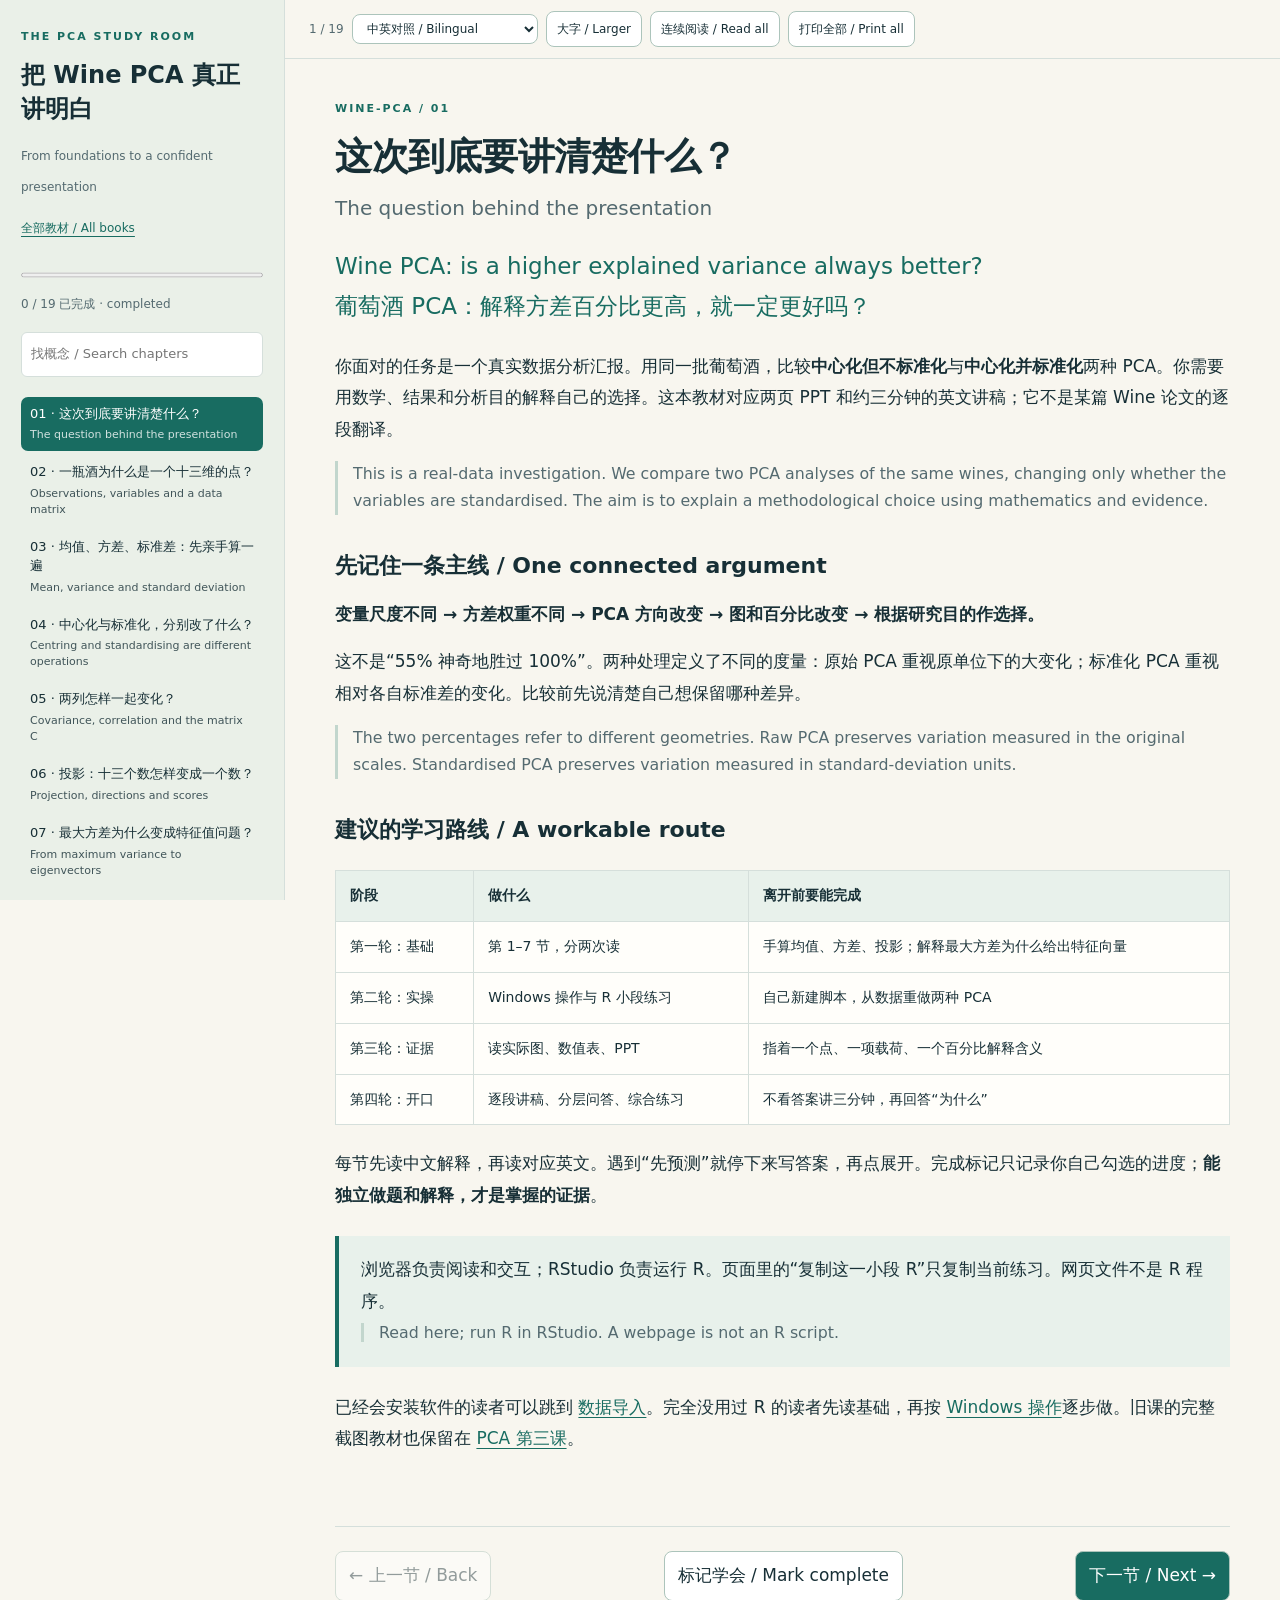
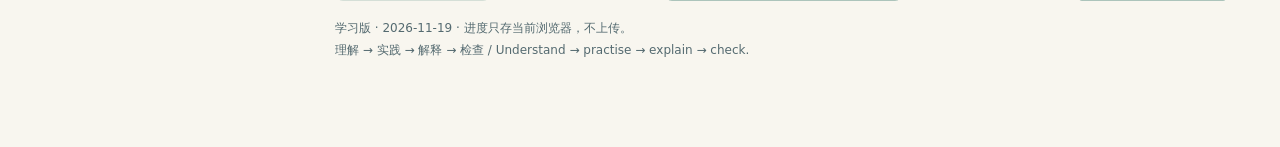
<file: wine-pca/index.html>
<!doctype html><html lang="zh-CN"><head><meta charset="utf-8"><meta name="viewport" content="width=device-width,initial-scale=1"><meta name="description" content="From foundations to a confident presentation — 中英结合，推导、练习与逐步解释"><title>把 Wine PCA 真正讲明白 · PCA Study Room</title><link rel="stylesheet" href="assets/site.css"></head><body data-book="wine-pca"><aside id="sidebar"><button class="mobile" id="close-nav">关闭目录 / Close</button><div class="eyebrow">THE PCA STUDY ROOM</div><div class="brand">把 Wine PCA 真正讲明白</div><small>From foundations to a confident presentation</small><p class="small"><a href="../">全部教材 / All books</a></p><progress id="progress" value="0" max="19"></progress><small id="progress-text"></small><input id="search" class="search" type="search" aria-label="搜索章节全文" placeholder="找概念 / Search chapters"> <nav aria-label="章节目录"><a href="#start">01 · 这次到底要讲清楚什么？<span class="nav-en">The question behind the presentation</span></a><a href="#data">02 · 一瓶酒为什么是一个十三维的点？<span class="nav-en">Observations, variables and a data matrix</span></a><a href="#variance">03 · 均值、方差、标准差：先亲手算一遍<span class="nav-en">Mean, variance and standard deviation</span></a><a href="#preprocess">04 · 中心化与标准化，分别改了什么？<span class="nav-en">Centring and standardising are different operations</span></a><a href="#covariance">05 · 两列怎样一起变化？<span class="nav-en">Covariance, correlation and the matrix C</span></a><a href="#projection">06 · 投影：十三个数怎样变成一个数？<span class="nav-en">Projection, directions and scores</span></a><a href="#eigen">07 · 最大方差为什么变成特征值问题？<span class="nav-en">From maximum variance to eigenvectors</span></a><a href="#svd">08 · SVD、载荷、得分和重建<span class="nav-en">SVD, loadings, scores and reconstruction</span></a><a href="#percent">09 · 99.98% 和 55.41% 的分母不同<span class="nav-en">Explained variance: read the denominator</span></a><a href="#windows">10 · Windows：从安装到第一次运行<span class="nav-en">Windows: install, create a script, and run a line</span></a><a href="#import">11 · 自己写导入代码：先让数据正确进来<span class="nav-en">Import the Wine data yourself</span></a><a href="#rfit">12 · 两次 PCA：每行到底在干什么？<span class="nav-en">Fit both PCA models and inspect the objects</span></a><a href="#plots">13 · 自己画图，再读懂一个点<span class="nav-en">Draw the scores and explain every visual element</span></a><a href="#slide1">14 · 第一页：每一块内容怎样支撑论点？<span class="nav-en">Slide 1: the question, mechanism and controlled comparison</span></a><a href="#slide2">15 · 第二页：从证据走到有边界的结论<span class="nav-en">Slide 2: results, interpretation and a justified choice</span></a><a href="#speech">16 · 三分钟讲稿：逐段对着 PPT 讲<span class="nav-en">A three-minute script, with pointing and meaning</span></a><a href="#qa">17 · 分层问答：先短答，再解释为什么<span class="nav-en">Questions: a short spoken answer, then the reasoning</span></a><a href="#practice">18 · 最后用题目检验：真的能独立讲了吗？<span class="nav-en">Practice problems and a teach-back test</span></a><a href="#sources">19 · 术语、资料与复习索引<span class="nav-en">Glossary, sources and what was verified</span></a></nav><p class="small">个人学习资料 · 非大学官方课程网站<br>Private study resource, not an official university site.<br><a href="wine-pca-offline.zip" download>下载离线教材 ZIP / Offline book</a><br><a href="wine-pca-notes.pdf">阅读版 PDF / PDF notes</a></p></aside><div class="workspace"><header class="toolbar"><button id="menu" class="mobile" aria-expanded="false" aria-controls="sidebar">目录 / Contents</button><span id="position" class="small desktop"></span><select id="language" aria-label="解释语言"><option value="both">中英对照 / Bilingual</option><option value="zh">中文为主 / Chinese focus</option></select><button id="font" aria-pressed="false">大字 / Larger</button><button id="all" aria-pressed="false">连续阅读 / Read all</button><button id="print">打印全部 / Print all</button></header><main><noscript><div class="nojs">JavaScript 未开启，正文仍可阅读；互动和进度需要 JavaScript。All chapters remain readable below.</div></noscript><section class="chapter" id="start"><div class="eyebrow">WINE-PCA / 01</div><h1>这次到底要讲清楚什么？<span>The question behind the presentation</span></h1><div class="lead">Wine PCA: is a higher explained variance always better?<br/>葡萄酒 PCA：解释方差百分比更高，就一定更好吗？</div>
<p>你面对的任务是一个真实数据分析汇报。用同一批葡萄酒，比较<strong>中心化但不标准化</strong>与<strong>中心化并标准化</strong>两种 PCA。你需要用数学、结果和分析目的解释自己的选择。这本教材对应两页 PPT 和约三分钟的英文讲稿；它不是某篇 Wine 论文的逐段翻译。</p>
<p class="en">This is a real-data investigation. We compare two PCA analyses of the same wines, changing only whether the variables are standardised. The aim is to explain a methodological choice using mathematics and evidence.</p>
<h3>先记住一条主线 / One connected argument</h3>
<p><strong>变量尺度不同 → 方差权重不同 → PCA 方向改变 → 图和百分比改变 → 根据研究目的作选择。</strong></p>
<p>这不是“55% 神奇地胜过 100%”。两种处理定义了不同的度量：原始 PCA 重视原单位下的大变化；标准化 PCA 重视相对各自标准差的变化。比较前先说清楚自己想保留哪种差异。</p>
<p class="en">The two percentages refer to different geometries. Raw PCA preserves variation measured in the original scales. Standardised PCA preserves variation measured in standard-deviation units.</p>
<h3>建议的学习路线 / A workable route</h3>
<div class="table-wrap"><table>
<thead>
<tr>
<th>阶段</th>
<th>做什么</th>
<th>离开前要能完成</th>
</tr>
</thead>
<tbody>
<tr>
<td>第一轮：基础</td>
<td>第 1–7 节，分两次读</td>
<td>手算均值、方差、投影；解释最大方差为什么给出特征向量</td>
</tr>
<tr>
<td>第二轮：实操</td>
<td>Windows 操作与 R 小段练习</td>
<td>自己新建脚本，从数据重做两种 PCA</td>
</tr>
<tr>
<td>第三轮：证据</td>
<td>读实际图、数值表、PPT</td>
<td>指着一个点、一项载荷、一个百分比解释含义</td>
</tr>
<tr>
<td>第四轮：开口</td>
<td>逐段讲稿、分层问答、综合练习</td>
<td>不看答案讲三分钟，再回答“为什么”</td>
</tr>
</tbody>
</table></div>
<p>每节先读中文解释，再读对应英文。遇到“先预测”就停下来写答案，再点展开。完成标记只记录你自己勾选的进度；<strong>能独立做题和解释，才是掌握的证据</strong>。</p>
<div class="callout">浏览器负责阅读和交互；RStudio 负责运行 R。页面里的“复制这一小段 R”只复制当前练习。网页文件不是 R 程序。<br/><span class="en">Read here; run R in RStudio. A webpage is not an R script.</span></div>
<p>已经会安装软件的读者可以跳到 <a href="#import">数据导入</a>。完全没用过 R 的读者先读基础，再按 <a href="#windows">Windows 操作</a>逐步做。旧课的完整截图教材也保留在 <a href="../lesson3/">PCA 第三课</a>。</p>
</section><section class="chapter" id="data"><div class="eyebrow">WINE-PCA / 02</div><h1>一瓶酒为什么是一个十三维的点？<span>Observations, variables and a data matrix</span></h1><p>UCI Wine 数据有 <strong>178 瓶酒、13 项连续化学测量、3 个葡萄品种标签</strong>。每行是一瓶酒，每列是一项测量；原始文件还有第一列品种，所以读取后是 178 × 14。去掉第一列后，PCA 的输入 X 才是 178 × 13。</p>
<p class="en">An observation is one wine; a variable is one chemical measurement. The cultivar is a group label. It is kept for colouring the plot and excluded from the PCA input.</p>
<div class="table-wrap"><table>
<thead>
<tr>
<th>对象</th>
<th>符号与大小</th>
<th>在这里的含义</th>
</tr>
</thead>
<tbody>
<tr>
<td>数据矩阵 / data matrix</td>
<td>X：178 × 13</td>
<td>178 行酒，13 列化学测量</td>
</tr>
<tr>
<td>一行 / one observation</td>
<td>xᵢ：13 个数</td>
<td>第 i 瓶酒的测量组合</td>
</tr>
<tr>
<td>一个方向 / direction</td>
<td>w：13 × 1</td>
<td>给 13 列分配的方向系数</td>
</tr>
<tr>
<td>一列新坐标 / score vector</td>
<td>t = Xc w：178 × 1</td>
<td>每瓶酒在同一新方向上的一个坐标</td>
</tr>
<tr>
<td>两列新坐标</td>
<td>T₂：178 × 2</td>
<td>能画在二维纸上的坐标</td>
</tr>
</tbody>
</table></div>
<p>先想二维：只量 Alcohol 和 Proline，一瓶酒是 (Alcohol, Proline) 一个点。再加 Hue，这个点就有第三个坐标。十三维只是继续加坐标；你不需要在脑中画十三条轴，矩阵运算仍然有明确意义。</p>
<p class="en">A high-dimensional point is simply a list of measurements. PCA constructs new coordinates as weighted sums of those measurements; it does not require us to visualise thirteen perpendicular axes.</p>
<p>这 13 列按文件顺序是 Alcohol、Malic acid、Ash、Alcalinity of ash、Magnesium、Total phenols、Flavanoids、Nonflavanoid phenols、Proanthocyanins、Color intensity、Hue、OD280/OD315、Proline。Flavanoids 保留 UCI 文件的拼写。原说明未完整列出所有测量单位，本教材不凭空给它们加单位。</p>
<h3>为什么不能把品种 1、2、3 也放进 X？</h3>
<p>这些数字编码类别，不代表品种 3 是品种 1 的三倍，也不代表品种间有等距关系。加进去会让 PCA 利用你后来拿来“解释分组”的标签，改变研究问题。我们先只从化学测量找方向，之后才用标签查看这些方向与品种的关系。</p>
<p class="en">The numbers 1, 2 and 3 are category codes, not quantitative measurements. PCA is fitted without these labels; colours are added afterwards.</p>
<p><details><summary>检查：把颜色全部去掉，PCA 坐标会变吗？ / Check</summary><p>不会。颜色只是绘图属性。只有改变输入测量、预处理或 PCA 设置，才可能改变坐标。The scores stay the same because the input matrix is unchanged.</p></details></p>
</section><section class="chapter" id="variance"><div class="eyebrow">WINE-PCA / 03</div><h1>均值、方差、标准差：先亲手算一遍<span>Mean, variance and standard deviation</span></h1><p>用一个教学小例子：三次测量是 2、4、6。均值是 (2+4+6)/3=4。每个数减去均值得到 −2、0、2，这些是偏差。直接相加会抵消，所以平方后再加：4+0+4=8。样本方差用 n−1=2 作分母，得到 4；标准差是 √4=2。</p>
<p class="en">Variance measures spread around the mean. Squaring prevents positive and negative deviations from cancelling. Standard deviation is the square root of variance and uses the original measurement unit.</p>
<div class="mathbox"><img alt="\bar{x}=\frac{1}{n}\sum_{i=1}^{n}x_i,\qquad s^2=\frac{1}{n-1}\sum_{i=1}^{n}(x_i-\bar{x})^2" src="assets/math-0a2d813d2f0c.svg" style="height:52.5px"/></div>
<p><strong>n−1 为什么出现？</strong>估计了均值后，偏差的和必须是 0。如果知道前 n−1 个偏差，最后一个已被确定。在独立同分布且有限方差的抽样设定下，除以 n−1 使样本方差成为总体方差的无偏估计。PCA 本身不要求先证明数据服从正态分布。</p>
<p class="en">Estimating the mean uses one degree of freedom. The n−1 convention gives an unbiased variance estimator under independent, identically distributed sampling. Normality is not needed to compute ordinary PCA.</p>
<h3>把厘米改成米，会发生什么？</h3>
<p>若 y = a x + b，则均值变成 a x̄+b，偏差变成 a(x−x̄)，方差变成 a²s²，标准差变成 |a|s。加同一个常数 b 不改变散布；乘 100 会把方差乘 10,000。数值尺度因此会影响最大方差的选择。</p>
<div class="interactive" id="scale-lab"><h3>先预测，再改变单位 / Change the scale</h3><p>教学数据为 2、4、6。拖动倍数 a，观察原始方差与标准化后的值。</p><label>a = <output id="scale-a">1</output> <input id="scale-slider" max="100" min="1" type="range" value="1"/></label><div aria-live="polite" id="scale-results"></div></div>
<h3>R 的第一次数学核对 / A small R check</h3>
<div class="codebox"><div class="codebar"><span>R · 分段运行 / Run one block at a time</span><button class="copy" type="button">复制这一小段 R / Copy R</button></div><pre><code>a &lt;- c(2, 4, 6)
mean(a)
var(a)
sd(a)
</code></pre></div>
<p><code>c</code> 把数字装成向量；<code>&lt;-</code> 是“把右边结果存到左边名字”。接下来的三个答案应是 4、4、2。每次运行一行，先预测答案。</p>
<p><details><summary>练习：10、10、10 的方差是多少？还能标准化吗？</summary><p>方差 0，标准差也为 0。除以 0 不合法，因此用单位标准差缩放前应去掉常量列，或重新考虑变量定义。A constant variable cannot be scaled to unit variance.</p></details></p>
</section><section class="chapter" id="preprocess"><div class="eyebrow">WINE-PCA / 04</div><h1>中心化与标准化，分别改了什么？<span>Centring and standardising are different operations</span></h1><p><strong>中心化 centring：每一列减去这一列的均值。</strong>三次测量 2、4、6 变成 −2、0、2。原来相差 2 的两点仍相差 2；我们只是把平均位置移到原点，方差不变。</p>
<p><strong>标准化 standardising：中心化之后，再除以这一列的样本标准差。</strong>本例变成 −1、0、1，意思是“低于平均值一个标准差、等于平均值、高于平均值一个标准差”。</p>
<p class="en">Centring changes the origin. Standardising also changes the unit of measurement: each coordinate is expressed in standard-deviation units.</p>
<div class="mathbox"><img alt="x_{c,ij}=x_{ij}-\bar{x}_j,\qquad z_{ij}=\frac{x_{ij}-\bar{x}_j}{s_j}" src="assets/math-e48860306825.svg" style="height:32.5px"/></div>
<p>注意下标 j：每列用自己的均值、自己的标准差。我们不把整张表所有数字混在一起求一个均值，也不是逐行把每瓶酒的 13 个数平均。</p>
<h3>真实数据中一个数如何变化？ / One actual value</h3>
<p>第一瓶酒 Proline=1065；这列均值约 746.8933，标准差约 314.9075。中心化后是 318.1067；标准化后约 1.0102。你可以说：这瓶酒的 Proline 比整批酒的平均值高约一个标准差。</p>
<p class="en">A standardised value near 1 means roughly one sample standard deviation above that variable's mean. It does not mean a probability of 1 or 100%.</p>
<h3>为什么中心化不能解决尺度差异？</h3>
<p>PPT 中 Proline 的 SD≈314.91，Hue 的 SD≈0.229。两列减均值后，SD 还是这两个数。只有进一步除以各自 SD，二者的样本方差才都变成 1。</p>
<p>用 D 表示把 13 个 SD 放在对角线上的矩阵，Z=Xc D⁻¹。这样写是把 13 次逐列除法合并成一次矩阵运算。原始 PCA 优化原单位下的平方差总和；标准化 PCA 相当于给各列的平方重建误差加权 1/sⱼ²。</p>
<p class="en">Standardisation changes the metric: an error of one standard deviation has the same weight in every variable. This is a modelling choice, not merely a cosmetic adjustment.</p>
<p><details><summary>先预测：每个 Proline 都加 500，两种中心化 PCA 会怎样？</summary><p>列均值也加 500，减去均值后完全相同；SD 不变。因此两种中心化 PCA 都不变，至多有计算精度差异。Adding a constant disappears after centring.</p></details></p>
<p><details><summary>再预测：只把 Proline 乘 100 呢？</summary><p>未标准化 PCA 的协方差结构会改变，方向和百分比通常改变。标准化时均值与 SD 同乘 100，z 值相同，所以标准化 PCA 不变。这里倍数取正数；负倍数还会反转该变量的符号。</p></details></p>
</section><section class="chapter" id="covariance"><div class="eyebrow">WINE-PCA / 05</div><h1>两列怎样一起变化？<span>Covariance, correlation and the matrix C</span></h1><p>只知道每列的方差还不够。想象两列都很分散，但它们几乎总是一起增加：数据会沿一条斜线延伸。这条斜方向可能比任一原坐标轴保留更多变化。<strong>协方差 covariance</strong> 就在记录这种共同变化。</p>
<div class="mathbox"><img alt="C_{jk}=\frac{1}{n-1}\sum_{i=1}^{n}(x_{ij}-\bar{x}_j)(x_{ik}-\bar{x}_k)" src="assets/math-b240d40c7d3f.svg" style="height:52.5px"/></div>
<p>两列同时高于均值、或同时低于均值时，偏差乘积为正；一高一低时为负。全体相加后，正协方差表示总体上同向变化。协方差为零只表示没有线性共同变化，不等于没有任何关系。</p>
<p class="en">Covariance averages products of centred deviations. Positive covariance indicates that the variables tend to move together. Zero covariance does not rule out a nonlinear relationship.</p>
<p>例如 x=(2,4,6)，y=(1,2,3)，偏差分别是 (−2,0,2) 和 (−1,0,1)。协方差=(2+0+2)/2=2；SD 分别为 2 和 1，因此相关系数是 2/(2×1)=1。</p>
<div class="mathbox"><img alt="C=\frac{X_c^T X_c}{n-1},\qquad R_{jk}=\frac{C_{jk}}{s_j s_k},\qquad R=D^{-1} C D^{-1}" src="assets/math-c04e02dee918.svg" style="height:35.0px"/></div>
<p>Xc 是 n×p，所以 XcᵀXc 是 p×p。本例 C 是 13×13，<strong>不是 178×178</strong>。对角线 Cⱼⱼ 就是第 j 列方差；非对角线是协方差。C 对称，因为乘积交换顺序不变。对任意 w，wᵀCw≥0，所以 C 是半正定，特征值不会有真正的负值。</p>
<p class="en">The covariance matrix summarises relationships between variables. Its diagonal contains their variances. After standardising, the covariance matrix of Z is the correlation matrix R, with ones on its diagonal.</p>
<h3>一眼看懂“总方差” / Total variance</h3>
<p>迹 trace(C) 是对角线之和，也就是各变量样本方差之和。它还等于所有特征值之和。标准化后的 13 列每列方差为 1，所以 trace(R)=13。原单位混合时，trace(C) 是所选坐标度量下的总平方散布，不是可以直接赋予单一化学单位的物理总量。</p>
<p><details><summary>练习：相关矩阵的对角线为什么不是 0？</summary><p>一个非常量变量与自身的相关系数为 s²/(s·s)=1。平均值为 0 与方差为 0 是两回事。Centring gives mean zero, not variance zero.</p></details></p>
</section><section class="chapter" id="projection"><div class="eyebrow">WINE-PCA / 06</div><h1>投影：十三个数怎样变成一个数？<span>Projection, directions and scores</span></h1><p>先用二维。一个点 x=(3,1)，方向 w=(1,0)，点积 xᵀw=3，就是在水平轴上的坐标。若 w=(1/√2,1/√2)，点积为 (3+1)/√2≈2.828，这次是在 45° 斜轴上的坐标。</p>
<div class="mathbox"><img alt="t_i=x_{c,i}^T w=\sum_{j=1}^{p}x_{c,ij}w_j,\qquad \|w\|^2=\sum_{j=1}^{p}w_j^2=1" src="assets/math-7068fdcaf12d.svg" style="height:58.8px"/></div>
<p>w 是一把新尺子的朝向；tᵢ 是第 i 个点在这把尺子上的读数。<strong>同一方向 w 用于所有酒</strong>，才能比较它们的坐标。如果每瓶酒各选一把不同的尺子，读数就不能直接放在同一坐标轴上。</p>
<p class="en">A loading vector defines one common axis. A score tells us where one observation lies on that axis. All observations are projected using the same direction.</p>
<h3>为什么一定要长度为 1？</h3>
<p>把 w 乘 100，所有 scores 乘 100，方差乘 10,000，方向却没变。若不限制长度，“最大方差”可以靠不停放大 w 得到无限大，问题没有有意义的最大值。单位长度让我们只比较方向。</p>
<div class="interactive" id="projection-lab"><h3>转动这把尺子 / Rotate the projection axis</h3><p>这里是合成的二维教学数据，不是葡萄酒。先预测最长的方向，再拖动角度。虚线连接原数据点与其投影点。</p><label>角度 / angle <output id="angle-label">0°</output><input id="angle" max="180" min="0" type="range" value="0"/></label><canvas aria-label="合成数据、投影轴与投影点" height="430" id="projection-canvas" width="760"></canvas><p aria-live="polite" id="projection-result"></p></div>
<p>“投影”还包含重建的意思：从标量 tᵢ 回到原空间，投影点是 tᵢw。它位于经过原点、方向为 w 的直线上；原点到投影点的方向与 w 一致，残差 xᵢ−tᵢw 与 w 正交。</p>
<p><details><summary>手算：x=(3,1)，w=(1,0)，投影点和误差是多少？</summary><p>t=3，tw=(3,0)，残差=(0,1)，平方误差=1。注意 score 3 是一个数，投影点 (3,0) 是原空间的两个数。</p></details></p>
</section><section class="chapter" id="eigen"><div class="eyebrow">WINE-PCA / 07</div><h1>最大方差为什么变成特征值问题？<span>From maximum variance to eigenvectors</span></h1><p>先把每一个等号接起来。中心化后，t=Xc w 的均值是 0；所以它的样本方差是 tᵀt/(n−1)。代入 t 得到：</p>
<div class="mathbox"><img alt="\operatorname{Var}(X_c w)=\frac{(X_c w)^T(X_c w)}{n-1}=w^T Cw" src="assets/math-95b632c30772.svg" style="height:30.0px"/></div>
<p>PCA 找 w，使这个量最大，同时 wᵀw=1。Lagrange multiplier（拉格朗日乘子）把约束写进一个函数。λ 在这里先只是一个未知乘子。</p>
<div class="mathbox"><img alt="L(w,\lambda)=w^T Cw-\lambda(w^T w-1)" src="assets/math-3fc185feff27.svg" style="height:22.5px"/></div>
<p>对 w 求导，C 对称，所以第一项的梯度是 2Cw；第二项是 −2λw。驻点满足：</p>
<div class="mathbox"><img alt="2Cw-2\lambda w=0\quad\Longrightarrow\quad Cw=\lambda w" src="assets/math-6a4d7cc097a2.svg" style="height:17.5px"/></div>
<p>这就是特征值方程：C 作用于某些特殊方向时，只缩放它而不改变直线方向。这个方向 w 是 eigenvector，缩放倍数 λ 是 eigenvalue。左右乘上 wᵀ，得到 wᵀCw=λwᵀw=λ，所以<strong>这个方向上的样本方差等于对应特征值</strong>。</p>
<p class="en">At a stationary direction, Cw = λw. Because w has unit length, the variance along that direction is λ. The first principal direction therefore corresponds to the largest eigenvalue.</p>
<h3>只写“导数为 0”还不够：为什么最大特征值真是最大值？</h3>
<p>设 C 的正交特征向量为 v₁,…,vₚ，特征值 λ₁≥…≥λₚ≥0。任意单位方向都能写成 w=Σaⱼvⱼ，且 Σaⱼ²=1。于是：</p>
<div class="mathbox"><img alt="w^TCw=\sum_{j=1}^{p}\lambda_j a_j^2\leq\lambda_1\sum_{j=1}^{p}a_j^2=\lambda_1" src="assets/math-a3ceacc9cc07.svg" style="height:58.8px"/></div>
<p>这是一组特征值的加权平均，权重非负且总和为 1，不会超过其中最大值。取 w=v₁ 就达到 λ₁。这样才把“驻点”与“全局最大值”接起来。</p>
<h3>PC2 为什么正交？ / Why an orthogonal second direction?</h3>
<p>再找最大方差方向时，如果不加新条件，答案又是 v₁。要求 wᵀv₁=0，相当于不再重复第一方向。上述展开中 a₁=0，剩下能取的最大值是 λ₂，于是选 v₂。后面的主成分依此类推。</p>
<p>不同 scores 的协方差为 vᵢᵀCvⱼ=λⱼvᵢᵀvⱼ=0。这是<strong>不相关 uncorrelated</strong>，一般不能升级成<strong>独立 independent</strong>。重复特征值对应的子空间可以选不同正交基；即使不重复，v 和 −v 都是同一条轴。</p>
<p><details><summary>推导练习：C 的两特征值为 9 和 1，w=0.6v₁+0.8v₂。投影方差多少？</summary><p>长度平方=0.36+0.64=1。方差=9×0.36+1×0.64=3.88，小于 9。方差最大时把全部权重放在 v₁ 上。</p></details></p>
</section><section class="chapter" id="svd"><div class="eyebrow">WINE-PCA / 08</div><h1>SVD、载荷、得分和重建<span>SVD, loadings, scores and reconstruction</span></h1><p>把中心化矩阵写成薄 SVD：Xc=U S Vᵀ。若秩为 r，U 为 n×r，S 为 r×r 对角矩阵，V 为 p×r；U、V 的列分别正交归一，S 的非负对角元素 σⱼ 是 singular values（奇异值）。</p>
<div class="mathbox"><img alt="C=\frac{X_c^TX_c}{n-1}=V\frac{S^2}{n-1}V^T" src="assets/math-3952fad18ece.svg" style="height:32.5px"/></div>
<p>因此 V 的列就是主方向，λⱼ=σⱼ²/(n−1)。PCA scores 则是：</p>
<div class="mathbox"><img alt="T=X_cV=US,\qquad \operatorname{sd}(T_j)=\sqrt{\lambda_j}=\frac{\sigma_j}{\sqrt{n-1}}" src="assets/math-2370a246cb0e.svg" style="height:36.2px"/></div>
<p class="en">Eigen decomposition starts from C; SVD works directly on the preprocessed data matrix. They give the same principal subspace. R's prcomp uses SVD.</p>
<div class="table-wrap"><table>
<thead>
<tr>
<th>数学对象</th>
<th>R 输出</th>
<th>这里怎样读</th>
</tr>
</thead>
<tbody>
<tr>
<td>V</td>
<td><code>fit$rotation</code>|每列是一个主方向，每行对应一个原变量</td>
</tr>
<tr>
<td>T</td>
<td><code>fit$x</code>|每行一瓶酒，每列一个主成分坐标</td>
</tr>
<tr>
<td>√λⱼ</td>
<td><code>fit$sdev</code>|score 列的样本标准差</td>
</tr>
<tr>
<td>λⱼ</td>
<td><code>fit$sdev^2</code>|score 列的样本方差</td>
</tr>
<tr>
<td>σⱼ</td>
<td><code>fit$sdev * sqrt(n-1)</code>|预处理矩阵的奇异值</td>
</tr>
</tbody>
</table></div>
<p>标准化 PCA 把上面的 Xc 换成 Z，公式结构相同。<code>rotation</code> 中的数叫方向系数；本 PPT 称为 loadings。其他资料也可能把 vⱼ√λⱼ 称为载荷，读文献必须查定义。在标准化 PCA 中，变量 zₖ 与 score Tⱼ 的相关系数是 vₖⱼ√λⱼ，<strong>不只是 vₖⱼ</strong>。</p>
<h3>保留两个成分到底丢了什么？ / What is lost with two PCs?</h3>
<p>只留 V₂ 时，T₂=XcV₂；重建 X̂c=T₂V₂ᵀ。再加回均值，得到原数据的二维近似。标准化情形先重建 Ẑ，再逐列乘 SD、加均值。</p>
<div class="mathbox"><img alt="\|X_c-X_cV_kV_k^T\|_F^2=(n-1)\sum_{j&gt;k}\lambda_j" src="assets/math-122031c981c4.svg" style="height:45.0px"/></div>
<p>Frobenius norm 的平方就是矩阵所有元素平方之和。用正交投影把总平方长度分为“留下的”和“丢掉的”，因此在固定 k 下，最大化保留方差等价于最小化平方重建误差。这是 PCA 的另一个核心解释。</p>
<p class="en">For a fixed preprocessing choice, PCA gives the best rank-k approximation in squared Euclidean reconstruction error. Changing the preprocessing changes what that error measures.</p>
<h3>为什么数值计算常用 SVD？</h3>
<p>若 Xc 满列秩，在 2-范数下 κ(XcᵀXc)=κ(Xc)²。先形成协方差矩阵可能让已有条件数问题更严重。SVD 直接处理数据，通常更有利于数值稳定性；不是说所有小数据上的特征分解都不可靠。秩亏时普通条件数为无穷，此时可讨论非零奇异值子空间。</p>
<p><details><summary>检查：<code>p1$sdev[1]</code> 是第一特征值吗？</summary><p>不是，是它的平方根。标准化 Wine 的第一特征值约 4.70585，第一 SD 约 2.16930。To obtain the eigenvalue, square sdev.</p></details></p>
</section><section class="chapter" id="percent"><div class="eyebrow">WINE-PCA / 09</div><h1>99.98% 和 55.41% 的分母不同<span>Explained variance: read the denominator</span></h1><p>第 j 个主成分的解释率是 λⱼ/Σλ；前两个是 (λ₁+λ₂)/Σλ。分母是这一次预处理下的总方差。它不是“被分对的酒有多少”，也不是“所有科学信息保留了多少”。</p>
<div class="mathbox"><img alt="\mathrm{EVR}_j=\frac{\lambda_j}{\sum_{h=1}^{p}\lambda_h},\qquad \mathrm{EVR}_{1:2}=\frac{\lambda_1+\lambda_2}{\operatorname{tr}(C)}" src="assets/math-8e3d63adf16f.svg" style="height:58.8px"/></div>
<div class="table-wrap"><table>
<thead>
<tr>
<th>量 / Quantity</th>
<th style="text-align:right;">不标准化 / Unscaled</th>
<th style="text-align:right;">标准化 / Standardised</th>
</tr>
</thead>
<tbody>
<tr>
<td>PC1 解释率</td>
<td style="text-align:right;">99.8091%</td>
<td style="text-align:right;">36.1988%</td>
</tr>
<tr>
<td>PC2 解释率</td>
<td style="text-align:right;">0.1736%</td>
<td style="text-align:right;">19.2075%</td>
</tr>
<tr>
<td>前两项累计</td>
<td style="text-align:right;">99.9827%</td>
<td style="text-align:right;">55.4063%</td>
</tr>
<tr>
<td>总方差</td>
<td style="text-align:right;">约 99,391.505</td>
<td style="text-align:right;">13</td>
</tr>
</tbody>
</table></div>
<p>原数据 Proline 自身方差约 99,166.717，占原始总方差 <strong>99.7738%</strong>。它的方向已经能解释绝大多数原尺度下的散布，因此原始 PC1 会非常接近 Proline 轴。请区分 <strong>99.7738%（某原变量方差份额）</strong>与<strong>99.8091%（PC1 解释率）</strong>；二者不是同一个定义，也不必相等。</p>
<p class="en">Proline contributes about 99.77% of the total raw variance before PCA. The first unscaled PC explains about 99.81%. These are different quantities: one concerns an original variable, the other a newly optimised direction.</p>
<p>标准化后，第一、第二特征值约 4.70585、2.49697，合计 7.20282；除以 13 得 55.4063%。余下 11 个方向合计还有 44.5937%。<strong>标准化不仅改变分母，也改变协方差矩阵、特征值和方向。</strong></p>
<h3>一句可以在课堂上说清楚的话</h3>
<blockquote>These percentages describe variation on different scales. I therefore compare the loadings and the score plots in relation to the aim, rather than selecting the larger percentage alone.</blockquote>
<p>中文：这两个百分比描述的是不同尺度下的变化，所以要结合研究目的看载荷和得分图，不能只选数字大的那个。</p>
<h3>一个类比，再回到数学 / An analogy with a precise limit</h3>
<p>想象总分几乎全由一门满分 10,000 分的科目决定，其他科目每门只有几分。解释了总分的 99% 仍可能没解释小分科目的变化。标准化改变了各科目进入总量的权重。这个类比只说明权重，不表示每个化学变量天然同等重要。</p>
<p><details><summary>思考：55.41% 是否说明标准化 PCA 很差？</summary><p>它说明二维平面只保留了标准化总方差的约 55%，因此不能完整代表十三维数据。是否足够要看用途：探索性图可作起点；精确重建或预测可能需要更多成分，并用相应指标评估。It is a description of retained variance, not a universal quality score.</p></details></p>
</section><section class="chapter" id="windows"><div class="eyebrow">WINE-PCA / 10</div><h1>Windows：从安装到第一次运行<span>Windows: install, create a script, and run a line</span></h1><h3>1. 安装两样东西 / Install two different tools</h3>
<p><strong>R 是计算引擎；RStudio 是写代码、看结果的工作界面。</strong>先到 <a href="https://cran.r-project.org/bin/windows/base/">CRAN Windows</a> 下载 R 的 Windows 安装程序，双击，按安装向导完成。再到 <a href="https://posit.co/download/rstudio-desktop/">Posit RStudio Desktop</a> 下载免费版 Windows 安装程序并安装。版本号会更新，认软件名称，不要照着旧截图找完全相同的版本数字。需要管理员许可时由电脑使用者处理。</p>
<p class="en">Install R first, then the free RStudio Desktop. R does the calculation; RStudio provides the editor, Console, plots and file panels.</p>
<p>打开 RStudio 后，应在 Console 看见 R 版本。点击 <code>&gt;</code> 后面，输入 <code>1 + 1</code> 再按 Enter，应得到 <code>[1] 2</code>。<code>[1]</code> 是输出的索引提示，答案是 2。</p>
<figure class="figure"><img alt="旧课真实截图：RStudio 识别 R，Console 可以计算 1 + 1。" loading="lazy" src="assets/shot-01.webp"/><figcaption>旧课真实截图：RStudio 识别 R，Console 可以计算 1 + 1。</figcaption></figure>
<p>如果提示找不到 R，先确认 R 已装，再重启 RStudio；必要时在 RStudio 的 R 版本选择窗口选择实际安装的 R。学校电脑无安装权限时先联系 IT，不要下载来源不明的“修复工具”。</p>
<figure class="figure"><img alt="旧课真实截图：找不到 R 的提示；这不是代码语法错误。" loading="lazy" src="assets/shot-02.webp"/><figcaption>旧课真实截图：找不到 R 的提示；这不是代码语法错误。</figcaption></figure>
<h3>2. 新建项目 / Create a project</h3>
<p>项目是把脚本、数据和图放在一起的文件夹。它对一次 PCA 不是数学上的必要条件，但能避免反复找文件。本节复用旧课真实截图，图中项目名为 <strong>PCA_Practice</strong>；这次请填写 <strong>Wine_PCA</strong>。菜单操作相同。</p>
<ol>
<li>点击 <strong>File → New Project</strong>。</li>
<li>点击 <strong>New Directory</strong>，因为要新建文件夹。</li>
<li>点击 <strong>New Project</strong>（普通项目）。</li>
<li>Directory name 输入 <code>Wine_PCA</code>；父文件夹用 Browse 选择自己的 Documents。不要启用 Git 或其他高级选项。</li>
<li>点击 <strong>Create Project</strong>。右上应出现 Wine<em>PCA，右下 Files 应有 Wine</em>PCA.Rproj。</li>
</ol>
<p class="en">Choose File → New Project → New Directory → New Project. Name this project Wine_PCA. The reference screenshots show an earlier project called PCA_Practice; use the same buttons with the new name.</p>
<figure class="figure"><img alt="步骤 1：File → New Project。" loading="lazy" src="assets/shot-03.webp"/><figcaption>步骤 1：File → New Project。</figcaption></figure><br/>
<figure class="figure"><img alt="步骤 2：New Directory。" loading="lazy" src="assets/shot-04.webp"/><figcaption>步骤 2：New Directory。</figcaption></figure><br/>
<figure class="figure"><img alt="步骤 3：普通 New Project。" loading="lazy" src="assets/shot-05.webp"/><figcaption>步骤 3：普通 New Project。</figcaption></figure><br/>
<figure class="figure"><img alt="步骤 4：这里改填 Wine_PCA，选择父文件夹，再 Create Project。" loading="lazy" src="assets/shot-06.webp"/><figcaption>步骤 4：这里改填 Wine_PCA，选择父文件夹，再 Create Project。</figcaption></figure><br/>
<figure class="figure"><img alt="步骤 5：右上项目名和右下 .Rproj 是成功检查点；本次应显示 Wine_PCA。" loading="lazy" src="assets/shot-07.webp"/><figcaption>步骤 5：右上项目名和右下 .Rproj 是成功检查点；本次应显示 Wine_PCA。</figcaption></figure>
<h3>3. 新建 R 脚本 / Create an R script</h3>
<p>按 <strong>Ctrl + Shift + N</strong>，或 File → New File → R Script。左上出现编辑区。这里写代码，左下 Console 看答案，右上 Environment 看已产生的对象，右下 Plots 看图。</p>
<figure class="figure"><img alt="新建 R Script 的菜单。" loading="lazy" src="assets/shot-08.webp"/><figcaption>新建 R Script 的菜单。</figcaption></figure><br/>
<figure class="figure"><img alt="左上写代码，左下看 Console 输出。" loading="lazy" src="assets/shot-09.webp"/><figcaption>左上写代码，左下看 Console 输出。</figcaption></figure>
<p>先亲手输入下面四行，不用一次复制整本教材：</p>
<div class="codebox"><div class="codebar"><span>R · 分段运行 / Run one block at a time</span><button class="copy" type="button">复制这一小段 R / Copy R</button></div><pre><code>1 + 1
a &lt;- c(2, 4, 6)
mean(a)
sd(a)
</code></pre></div>
<p>按 <strong>Ctrl + S</strong>，文件名写 <code>wine_practice.R</code>，保存到 Wine_PCA 项目中。<code>.R</code> 是脚本；<code>.Rproj</code> 是项目入口；<code>.csv</code> 是数据；<code>.html</code> 是教材网页。它们不能靠改扩展名互相转换。</p>
<figure class="figure"><img alt="保存对话框操作参考：本次输入 wine_practice.R，位置为 Wine_PCA。" loading="lazy" src="assets/shot-11.webp"/><figcaption>保存对话框操作参考：本次输入 wine_practice.R，位置为 Wine_PCA。</figcaption></figure>
<h3>4. 保存不等于运行 / Saving is not running</h3>
<p>光标放在第一行，按 <strong>Ctrl + Enter</strong>，或点编辑区上方 <strong>Run</strong>。Console 出现 <code>1 + 1</code> 和答案 2。再运行第二行，它创建 a，可能没有数字打印；第三行才打印均值 4。选中多行后 Ctrl+Enter 会按顺序运行选区。</p>
<figure class="figure"><img alt="Run 按钮与当前行位置。" loading="lazy" src="assets/shot-13.webp"/><figcaption>Run 按钮与当前行位置。</figcaption></figure><br/>
<figure class="figure"><img alt="运行后 Console 的答案和新提示符。" loading="lazy" src="assets/shot-14.webp"/><figcaption>运行后 Console 的答案和新提示符。</figcaption></figure><br/>
<figure class="figure"><img alt="选中连续几行再 Run；图中是旧课的小练习，运行方法完全相同。" loading="lazy" src="assets/shot-15.webp"/><figcaption>选中连续几行再 Run；图中是旧课的小练习，运行方法完全相同。</figcaption></figure>
<p><strong>Source</strong> 从头运行整份脚本。刚学习时先分段 Run，知道每段的结果后再 Source。用 Source 时，单独写对象名不一定自动打印，要明确显示结果可用 <code>print(...)</code>。</p>
<figure class="figure"><img alt="Source 按钮与 Plots 区域的位置。" loading="lazy" src="assets/shot-17.webp"/><figcaption>Source 按钮与 Plots 区域的位置。</figcaption></figure>
<p><details><summary>出问题先查这里 / Quick troubleshooting</summary><ul><li>Console 出现 <code>+</code>：多半有括号或引号没闭合；按 Esc 取消当前不完整语句，再检查脚本。</li><li><code>object 'X' not found</code>：还没运行创建 X 的行，或重启后对象消失。重新从导入步骤运行。</li><li>红色报错：读第一条错误，不要把后续每条都当独立问题。</li><li>没有图：确认运行了 plot，不是只保存脚本；再点右下 Plots。</li><li>不要把 Console 自动出现的 <code>&gt;</code>、<code>+</code> 提示符复制进脚本。</li></ul></details></p>
<p>软件安装页面随版本会变化。上述图是已有真实 RStudio 操作截图，不是伪造的安装向导。本节之外，旧教材 <a href="../lesson3/#project">项目</a>、<a href="../lesson3/#run">运行</a> 章节提供同一流程的完整演示。</p>
</section><section class="chapter" id="import"><div class="eyebrow">WINE-PCA / 11</div><h1>自己写导入代码：先让数据正确进来<span>Import the Wine data yourself</span></h1><h3>1. 下载的是数据，不是代码 / Download the data</h3>
<p>点击 <a href="wine.csv">下载 Wine 数据表 wine.csv</a>，保存到自己的 Downloads。它是 UCI 原始 178 行数据的 CSV 副本，<strong>没有标题行</strong>。可以在 Excel 看，但分析时不要改数值或另存覆盖。我们下一步用文件选择窗口直接选它，不需要照抄别人的电脑路径。</p>
<p class="en">This download is a data table, not a script. It contains the original 178 rows, including the cultivar in column 1, without a header row.</p>
<h3>2. 在 wine_practice.R 末尾亲手写这两行</h3>
<div class="codebox"><div class="codebar"><span>R · 分段运行 / Run one block at a time</span><button class="copy" type="button">复制这一小段 R / Copy R</button></div><pre><code>wine &lt;- read.csv(file.choose(), header = FALSE)
dim(wine)
</code></pre></div>
<p>选中第一行，Ctrl+Enter。弹出窗口后打开 Downloads，选择刚下载的 <strong>wine.csv</strong>，点 Open。<code>file.choose()</code> 会等待你选文件，这是正常的；选文件之前不要继续乱点 Run。再运行 <code>dim(wine)</code>，必须得到 <strong>178 14</strong>。</p>
<figure class="figure"><img alt="文件选择操作参考：打开 Downloads；本次要选 wine.csv。" loading="lazy" src="assets/shot-20.webp"/><figcaption>文件选择操作参考：打开 Downloads；本次要选 wine.csv。</figcaption></figure><br/>
<figure class="figure"><img alt="旧课真实选文件界面：图中是 penguins.csv，本次对应位置请选择 wine.csv，不能选 .R 或 .Rproj。" loading="lazy" src="assets/shot-21.webp"/><figcaption>旧课真实选文件界面：图中是 penguins.csv，本次对应位置请选择 wine.csv，不能选 .R 或 .Rproj。</figcaption></figure>
<p>第一行从右往左读：<code>file.choose()</code> 给出选中的路径；<code>read.csv</code> 按逗号分隔读成数据表；<code>header=FALSE</code> 表示第一行也是数据，不是变量名；最后 <code>&lt;-</code> 把表存成 wine。<code>dim</code> 返回行数、列数。如果误用默认 header=TRUE，第一瓶酒会被当标题，行数会少一行。</p>
<p class="en">The expression is evaluated on the right, then stored under the name on the left. Always check the dimensions before running PCA.</p>
<h3>3. 给列起名 / Name the columns</h3>
<div class="codebox"><div class="codebar"><span>R · 分段运行 / Run one block at a time</span><button class="copy" type="button">复制这一小段 R / Copy R</button></div><pre><code>names(wine) &lt;- c(
  "Cultivar", "Alcohol", "Malic_acid", "Ash",
  "Alcalinity_of_ash", "Magnesium", "Total_phenols",
  "Flavanoids", "Nonflavanoid_phenols", "Proanthocyanins",
  "Color_intensity", "Hue", "OD280_OD315", "Proline"
)
head(wine)
</code></pre></div>
<p>这段括号跨了几行，要选中整个 <code>names(...) &lt;- c(...)</code> 语句一起运行。引号里面是名字，顺序必须与文件一致。<code>head</code> 显示前六行，不是只取六行来分析。</p>
<h3>4. 保留标签，建立 X / Separate the label</h3>
<div class="codebox"><div class="codebar"><span>R · 分段运行 / Run one block at a time</span><button class="copy" type="button">复制这一小段 R / Copy R</button></div><pre><code>cultivar &lt;- factor(wine$Cultivar)
X &lt;- wine[, -1]
dim(X)
sum(is.na(X))
table(cultivar)
</code></pre></div>
<p><code>$</code> 从表里取一列；<code>factor</code> 表示类别。方括号形式是 <code>[行, 列]</code>：逗号前留空表示所有行，<code>-1</code> 表示去掉第一列。<code>is.na</code> 判断缺失，<code>sum</code> 数有几个。预期 X 为 <strong>178 13</strong>，缺失个数 <strong>0</strong>，三组数量 <strong>59、71、48</strong>。</p>
<p class="en">The label is retained separately. X contains only the 13 chemical measurements. No rows are removed in this dataset because these variables have no missing entries.</p>
<p><details><summary>练习：<code>wine[1, ]</code>、<code>wine[, 1]</code>、<code>wine[1:3, 2:4]</code> 各是什么？</summary><p>第一瓶酒的全部列；全部酒的第一列；前三瓶酒的第 2–4 列。R 从 1 开始编号。The comma separates row selection from column selection.</p></details></p>
<p>以后重跑时 <code>file.choose()</code> 会再次弹窗。学会后可以把数据放进项目目录，改写为 <code>read.csv("wine.csv", header=FALSE)</code>；这要求 wine.csv 确实位于当前项目目录，而不是凭空输入这个名字。</p>
</section><section class="chapter" id="rfit"><div class="eyebrow">WINE-PCA / 12</div><h1>两次 PCA：每行到底在干什么？<span>Fit both PCA models and inspect the objects</span></h1><h3>1. 唯一改变的是 scale. / Change one setting</h3>
<div class="codebox"><div class="codebar"><span>R · 分段运行 / Run one block at a time</span><button class="copy" type="button">复制这一小段 R / Copy R</button></div><pre><code>p0 &lt;- prcomp(X, center = TRUE, scale. = FALSE)
p1 &lt;- prcomp(X, center = TRUE, scale. = TRUE)
summary(p0)
summary(p1)
</code></pre></div>
<p><code>prcomp</code> 是 R 自带函数，不需要另装包。X 是相同的 13 列输入；<code>center=TRUE</code> 都减列均值；<code>scale.=TRUE</code> 再除以各列 SD。<code>scale.</code> 末尾的点是参数名的一部分。p0 与 p1 是你起的对象名，不是固定语法。</p>
<p class="en">Both models centre the columns. Only p1 standardises them. This controlled comparison isolates the effect of scaling.</p>
<p><code>summary</code> 三行主要输出依次为：Standard deviation（√λ）、Proportion of Variance（每轴比例）、Cumulative Proportion（累计比例）。0.55406 是比例，乘 100 才是 55.406%。</p>
<h3>2. 自己算百分比 / Calculate it rather than copying it</h3>
<div class="codebox"><div class="codebar"><span>R · 分段运行 / Run one block at a time</span><button class="copy" type="button">复制这一小段 R / Copy R</button></div><pre><code>lambda0 &lt;- p0$sdev^2
lambda1 &lt;- p1$sdev^2
share0 &lt;- lambda0 / sum(lambda0)
share1 &lt;- lambda1 / sum(lambda1)
c(Unscaled = sum(share0[1:2]) * 100,
  Standardised = sum(share1[1:2]) * 100)
</code></pre></div>
<p><code>^2</code> 逐项平方；<code>sum</code> 加总；<code>[1:2]</code> 只取第一、第二项；<code>c</code> 把两项结果并排放在一起。这里依次得到约 <strong>99.98271、55.40634</strong>。</p>
<div class="codebox"><div class="codebar"><span>R · 分段运行 / Run one block at a time</span><button class="copy" type="button">复制这一小段 R / Copy R</button></div><pre><code>sum(lambda0)
sum(lambda1)
sd(X$Proline)
sd(X$Hue)
var(X$Proline) / sum(sapply(X, var)) * 100
</code></pre></div>
<p>预期约 <strong>99391.505、13、314.9075、0.22857、99.77384</strong>。<code>sapply(X,var)</code> 对每一列调用 var，返回 13 个方差。把某个变量的方差除以总和，才得到它在原始总方差中的份额。</p>
<h3>3. 查看载荷 / Inspect direction coefficients</h3>
<div class="codebox"><div class="codebar"><span>R · 分段运行 / Run one block at a time</span><button class="copy" type="button">复制这一小段 R / Copy R</button></div><pre><code>sort(abs(p0$rotation[, 1]), decreasing = TRUE)
sort(abs(p1$rotation[, 1]), decreasing = TRUE)
</code></pre></div>
<p><code>rotation[,1]</code> 取第一主方向的 13 个系数；<code>abs</code> 只看绝对值；<code>sort(...,decreasing=TRUE)</code> 从大到小排。预期前两项为 raw：Proline 0.999823、Magnesium 0.017868；scaled：Flavanoids 0.422934、Total_phenols 0.394661。绝对值适合比较大小，分析正负关系时要看原来的带符号系数。</p>
<h3>4. 把对象与数学核对 / Connect output to algebra</h3>
<div class="codebox"><div class="codebar"><span>R · 分段运行 / Run one block at a time</span><button class="copy" type="button">复制这一小段 R / Copy R</button></div><pre><code>Z &lt;- scale(X, center = TRUE, scale = TRUE)
max(abs(cov(Z) - cor(X)))
max(abs(p1$x - Z %*% p1$rotation))
diag(cov(p1$x))[1:2]
p1$sdev[1:2]^2
</code></pre></div>
<p><code>%*%</code> 是矩阵乘法，<code>*</code> 是逐项相乘；两者别混用。前两个误差应接近 0（例如 10⁻¹⁴ 量级，具体随平台变化）；最后两行应相同，约 <strong>4.70585、2.49697</strong>。浮点计算用“接近 0”判断，不强求所有位数恰好为 0。</p>
<p class="en">These checks connect the software to the theory: covariance of standardised data equals correlation of raw data; scores equal data times directions; score variances equal eigenvalues.</p>
<figure class="figure"><img alt="用户实际运行 Wine PCA 后的 R 输出图；图轴的正负可以与教材镜像，几何关系不变。" loading="lazy" src="assets/wine-r-actual.png"/><figcaption>用户实际运行 Wine PCA 后的 R 输出图；图轴的正负可以与教材镜像，几何关系不变。</figcaption></figure>
<h3>保存 / Save your own work</h3>
<p>Ctrl+S 保存脚本。下次打开 Wine<em>PCA.Rproj，再打开 wine</em>practice.R，从导入开始顺序运行。保存脚本保留的是操作步骤；当前 Environment 里的对象不能代替一个可重现的脚本。</p>
</section><section class="chapter" id="plots"><div class="eyebrow">WINE-PCA / 13</div><h1>自己画图，再读懂一个点<span>Draw the scores and explain every visual element</span></h1><h3>先画一张最简单的 / Begin with a plain plot</h3>
<div class="codebox"><div class="codebar"><span>R · 分段运行 / Run one block at a time</span><button class="copy" type="button">复制这一小段 R / Copy R</button></div><pre><code>plot(p1$x[, 1], p1$x[, 2],
     xlab = "PC1 (36.20%)", ylab = "PC2 (19.21%)",
     main = "Standardised Wine PCA")
</code></pre></div>
<p>先运行三行一起组成的语句。右下 Plots 应出现 178 个点。横坐标是第一 score 列，纵坐标是第二列。点不是变量，不是品种平均值，而是一瓶酒。重叠的点肉眼可能看不出全部 178 个。</p>
<h3>再加入颜色和形状 / Add labels after fitting</h3>
<div class="codebox"><div class="codebar"><span>R · 分段运行 / Run one block at a time</span><button class="copy" type="button">复制这一小段 R / Copy R</button></div><pre><code>colours &lt;- c("#222626", "#B28A3E", "#557D89")
symbols &lt;- c(16, 15, 17)
group_id &lt;- as.integer(cultivar)
plot(p1$x[, 1], p1$x[, 2],
     col = colours[group_id], pch = symbols[group_id],
     xlab = "PC1 (36.20%)", ylab = "PC2 (19.21%)",
     main = "Standardised Wine PCA")
legend("topright", legend = levels(cultivar),
       col = colours, pch = symbols, title = "Cultivar")
</code></pre></div>
<p><code>pch</code> 控制点形：16 圆、15 方、17 三角。<code>group_id</code> 是每行标签对应的 1、2、3，拿它到 colours 里查颜色。<code>legend</code> 加图例。它们全部发生在 <code>prcomp</code> 之后，未重新计算方向。</p>
<p class="en">Colour and shape encode cultivar membership. They are annotations of scores already computed without the labels.</p>
<h3>与 PPT 对照 / Compare the two analyses</h3>
<figure class="figure"><img alt="实际 Wine 数据的两种 PCA 得分图；为便于对照 PPT，轴方向统一为最大绝对载荷取正。" loading="lazy" src="assets/wine-scores.png"/><figcaption>实际 Wine 数据的两种 PCA 得分图；为便于对照 PPT，轴方向统一为最大绝对载荷取正。</figcaption></figure>
<p>左图横向主要是 Proline 的变化，品种 2 与 3 的重叠较多；右图分组更清楚，但不能把“看上去分开”叫作预测准确率。图里没有训练分类器，也没有独立测试集。两张图分别调整了坐标范围，所以纸面上的一厘米不是同一种数值距离。</p>
<div class="interactive" id="wine-lab"><h3>真实数据交互 / Explore the actual Wine scores</h3><div class="controls"><label>分析 <select id="wine-mode"><option value="unscaled">中心化、不标准化 / Unscaled</option><option value="scaled">中心化、标准化 / Standardised</option></select></label><label><input checked="" id="wine-colour" type="checkbox"/> 显示品种 / Cultivar colours</label><label><input id="wine-flip" type="checkbox"/> 反转 PC1 / Flip PC1</label></div><canvas aria-label="Wine PCA score plot" height="500" id="wine-canvas" width="860"></canvas><p aria-live="polite" id="wine-result"></p></div>
<p>按顺序做三次实验：①不看颜色，描述点云形状；②打开颜色，描述组间关系；③反转 PC1。第③步只改变坐标的正负，不改变点间距离、解释率、分组结构或重建。</p>
<h3>两个载荷数能说明多少？ / Interpreting the loading table</h3>
<p>原始 PC1 的 Proline 系数约 0.9998，Magnesium 约 0.0179，其余更小，因此方向几乎贴着 Proline 轴。标准化 PC1 的 Flavanoids 约 0.4229、Total phenols 约 0.3947，多个变量参与同一方向。系数相近且同号表示它们在这个轴上同向贡献，不能因此断言因果。</p>
<p>变量 k 在前两轴中的表示质量可以用 <strong>cos² 合计</strong>量化：对标准化数据，Σⱼ₌₁² λⱼvₖⱼ²；对原始数据，再除以该变量原方差 sₖ²。大总解释率不保证每列的这个比例都大。</p>
<div class="codebox"><div class="codebar"><span>R · 分段运行 / Run one block at a time</span><button class="copy" type="button">复制这一小段 R / Copy R</button></div><pre><code>quality1 &lt;- rowSums(sweep(p1$rotation[, 1:2]^2,
                          2, p1$sdev[1:2]^2, "*"))
sort(quality1)
</code></pre></div>
<p>这段选前两列、系数平方、每列乘对应特征值、按行加总。它回答“每个变量在二维平面中表示得多好”，与“谁对 PC1 的方向贡献大”不同。</p>
<p><details><summary>为什么你运行的图可能左右或上下相反？</summary><p>特征向量 v 与 −v 等价，软件可以任取其一。对应 score 同时变号，图就镜像。比较时看相对位置、距离、解释率和绝对载荷，而不是把左右朝向当作结论。A sign flip changes orientation, not the PCA solution.</p></details></p>
</section><section class="chapter" id="slide1"><div class="eyebrow">WINE-PCA / 14</div><h1>第一页：每一块内容怎样支撑论点？<span>Slide 1: the question, mechanism and controlled comparison</span></h1><figure class="figure"><img alt="你当前两页 PPT 的第一页。" loading="lazy" src="assets/slide-1.png"/><figcaption>你当前两页 PPT 的第一页。</figcaption></figure>
<p>这页不是背景知识堆积，而是在建立一个可检验的疑问：如果某一列数值变化特别大，最大方差 PCA 是否就会主要追随它？</p>
<div class="table-wrap"><table>
<thead>
<tr>
<th>指向哪里</th>
<th>你要解释的意思</th>
<th>自然的英语</th>
</tr>
</thead>
<tbody>
<tr>
<td>标题</td>
<td>更高解释率是否就是更好结果？</td>
<td>Does a higher explained variance always mean a better PCA?</td>
</tr>
<tr>
<td>178 × 13</td>
<td>数据规模与分析目的；标签只上色</td>
<td>The aim is to explore the chemical measurements together.</td>
</tr>
<tr>
<td>方差公式</td>
<td>方向由最大化方差确定；w 需要单位长度</td>
<td>PCA looks for unit directions with the largest projected variance.</td>
</tr>
<tr>
<td>两个 SD</td>
<td>两变量数值尺度相差很大；中心化不会消除差异</td>
<td>These measurements have very different numerical scales.</td>
</tr>
<tr>
<td>99.77%</td>
<td>原始总方差已几乎由 Proline 构成</td>
<td>Proline accounts for almost all of the total raw variance.</td>
</tr>
<tr>
<td>两列方法对照</td>
<td>同样中心化；只有第二个再除以 SD</td>
<td>Both subtract the mean; only one divides by the standard deviation.</td>
</tr>
<tr>
<td>R 两行</td>
<td>同一数据、一项设置变化的对照</td>
<td>I kept the data fixed and changed only the scaling option.</td>
</tr>
</tbody>
</table></div>
<p>如果被问公式，你要能从 <code>t=Xc w</code> 开始推导，不只是念“w transpose C w”。C 是 13×13 的协方差矩阵，w 是 13 个方向权重；样本数 n=178 只出现在方差分母 177。</p>
<p class="en">Slide 1 motivates the comparison. The standard deviations explain why scale matters; the two R calls show how that question was tested.</p>
<h3>容易被问住的细节</h3>
<p>“给每个变量相同 starting variance”不是说它们对每个 PC 的载荷相同。标准化只使 C 的对角线都为 1，相关结构仍决定方向。</p>
<p>数据来自 UCI Wine，建议在 PPT 页脚添加简短出处，例如 <strong>Data: UCI Wine dataset (178 observations; 13 features), archive.ics.uci.edu/dataset/109/wine</strong>。当前文件截图没有清晰的数据出处；教材这里补足来源，便于你准备最终提交。</p>
<p><details><summary>复述检查：只给你这页，30 秒说清实验设计。</summary><p>“I compare two PCA analyses of the same 178 wines. Both are centred; one is also standardised. The raw variances are very uneven, especially for Proline. I examine whether scaling changes the principal directions and the two-dimensional representation.”</p></details></p>
</section><section class="chapter" id="slide2"><div class="eyebrow">WINE-PCA / 15</div><h1>第二页：从证据走到有边界的结论<span>Slide 2: results, interpretation and a justified choice</span></h1><figure class="figure"><img alt="你当前两页 PPT 的第二页。" loading="lazy" src="assets/slide-2.png"/><figcaption>你当前两页 PPT 的第二页。</figcaption></figure>
<p>读图顺序是<strong>上方百分比 → 下方载荷 → 点云分组 → 分析选择 → 局限</strong>。这样观众先看见一个反常现象，再听到解释，而不是同时听五个互不相连的事实。</p>
<ol>
<li><strong>百分比：</strong>99.98% 对 55.41%。先说它们是前两个 PC 的累计比例，不能误说都是 PC1。</li>
<li><strong>载荷：</strong>左边 Proline 的方向系数几乎为 1，解释了为何原始结果主要沿这列变化。</li>
<li><strong>点云：</strong>右图多个测量参与方向，品种在这两个轴上分得更清楚。先说是观察，再说局限。</li>
<li><strong>选择：</strong>目标是一起探索 13 项不同尺度的测量，因此选择标准化作为这个分析的起点。</li>
<li><strong>范围：</strong>二维还漏掉约 45% 标准化方差，视觉分离也没有给出测试准确率。</li>
</ol>
<p class="en">The conclusion follows from the aim, the loadings and the plots together. The cumulative variance percentage alone is insufficient.</p>
<p>PPT 中 “scaling changes the denominator” 可以口头补完整：<strong>Scaling changes the covariance structure, the principal directions and the total variance.</strong> 只说分母变了容易让人误以为方向没变；事实是整套几何关系都重新定义了。</p>
<h3>哪些话不能从图推出？ / What the evidence does not establish</h3>
<div class="table-wrap"><table>
<thead>
<tr>
<th>观察支持</th>
<th>还需要额外工作</th>
</tr>
</thead>
<tbody>
<tr>
<td>在此二维图上组间分离更清楚</td>
<td>独立测试数据上的分类准确率</td>
</tr>
<tr>
<td>原始 PC1 方向接近 Proline 轴</td>
<td>Proline 是最重要的生物学原因</td>
</tr>
<tr>
<td>两 PC 保留 55.41% 标准化总方差</td>
<td>所有变量都被表示得一样好</td>
</tr>
<tr>
<td>标准化适合当前探索目的</td>
<td>所有 PCA 数据都必须标准化</td>
</tr>
</tbody>
</table></div>
<p>面对“不如再多保留几个成分？”可以答：两成分是为了展示二维图；若要表示更多变异，可以查看碎石图和累计曲线。标准化 Wine 到 PC5 累计约 80.16%，到 PC8 约 92.02%。这是探索阈值的例子，不是通用的最佳维数规则。</p>
<p><details><summary>老师说“99.98% 本来就很好，为什么不用？”你怎么答？</summary><p>“It is very good for preserving variation in the original scales. My aim, however, is to explore all thirteen measurements together. Because Proline dominates that raw metric, I also examine the standardised representation.” 中文：承认它对原尺度目标确实很好，再说明自己的目标不同，而不是把原始 PCA 判成算错。</p></details></p>
</section><section class="chapter" id="speech"><div class="eyebrow">WINE-PCA / 16</div><h1>三分钟讲稿：逐段对着 PPT 讲<span>A three-minute script, with pointing and meaning</span></h1><p>下面沿用当前讲稿的论证顺序，并把“只改变分母”补成更完整的解释。约 320 词；按每分钟 115–125 词，加上指图停顿，目标接近三分钟。第一次请计时，动作提示和中文不读出声。</p>
<h3>第一页，约 0:00–1:25 / Slide 1</h3>
<p><strong>指标题，抛出问题。</strong></p>
<blockquote>
<p>Today, I’m asking whether a higher explained variance always means a better PCA.</p>
</blockquote>
<p>今天我要讨论，解释方差更高是否一定代表更好的 PCA。这里的 better 需要分析目的来定义，后文会回答。</p>
<p><strong>指数据描述，先说数据和标签。</strong></p>
<blockquote>
<p>I used 178 wines with 13 chemical measurements. The aim is to explore these measurements together. The cultivar labels only colour the plots; they do not enter the PCA calculation.</p>
</blockquote>
<p>我用了 178 瓶酒的 13 项化学测量，想把它们放在一起探索。品种只用于图上的颜色，不进入 PCA 计算。重点是让听众知道你没有把答案标签喂给无监督分析。</p>
<p><strong>指方差公式，然后移动到 SD 对比。</strong></p>
<blockquote>
<p>The formula here expresses the key idea: PCA looks for directions with the largest variance. But look at these standard deviations. Proline is about 315, while Hue is about 0.23. These are very different numerical scales.</p>
</blockquote>
<p>公式说明 PCA 找方差最大的方向；两列 SD 差别很大。不要把 SD 念成 variance；方差还要平方。听众若追问约束，就解释方向长度必须为 1。</p>
<p><strong>指 99.77%，再指预处理两栏。</strong></p>
<blockquote>
<p>In fact, Proline accounts for 99.77 percent of the total raw variance. So it could dominate PCA before we even consider the other measurements. Both methods subtract the mean. The standardised version also divides by the standard deviation, giving every variable a starting variance of one.</p>
</blockquote>
<p>原始总方差几乎由 Proline 构成。两法都中心化，第二种额外标准化；starting variance 指各原变量进入 PCA 时的方差。</p>
<p><strong>指 R 两行，然后翻页。</strong></p>
<blockquote>
<p>In R, I kept the same data and changed only the scaling option. Let’s look at the results.</p>
</blockquote>
<p>这是一个清楚的对照实验：数据固定，设置只改一项。</p>
<h3>第二页，约 1:25–3:00 / Slide 2</h3>
<p><strong>左右各指一次百分比，停半秒。</strong></p>
<blockquote>
<p>Without standardisation, the first two components explain almost 100 percent of the variance. After standardisation, they explain about 55 percent. The left-hand result might seem better. But the table below explains why that percentage is so high.</p>
</blockquote>
<p>先把观众的直觉说出来，然后引导他们往载荷表看。“前两个”不能省略成第一主成分。</p>
<p><strong>指 Proline 0.9998，再指标准化的两个载荷。</strong></p>
<blockquote>
<p>Proline’s coefficient is nearly one. The next largest is only about 0.018. So the first component mainly follows Proline. After standardisation, several measurements contribute to the first component.</p>
</blockquote>
<p>这句话把数值与方向含义连起来。你不需要逐个读完小数位；0.018 对应 Magnesium。</p>
<p><strong>用手指品种 2、3 较重叠的区域，再指右图。</strong></p>
<blockquote>
<p>We can also see more overlap between these two cultivars on the left, and clearer separation on the right. Scaling changes the covariance structure, the principal directions and the total variance. So the two percentages are not directly comparable quality scores.</p>
</blockquote>
<p>图是可见的探索证据；解释率则属于不同尺度，不能拿大小直接打分。</p>
<p><strong>指选择和局限，用一句收束研究问题。</strong></p>
<blockquote>
<p>For exploring all 13 measurements together, I would choose standardised PCA. But clearer separation does not prove classification accuracy. And the right-hand plot still leaves out about 45 percent of the standardised variance. My choice therefore depends on the loadings, the plots and the purpose of the analysis.</p>
</blockquote>
<p>你作了具体选择，也说明证据的范围。最后一句回到标题：更高解释率并非单独足够的选择标准。</p>
<div class="interactive"><h3>练习计时 / Rehearsal timer</h3><p id="timer" role="timer">0:00</p><button id="timer-toggle">开始 / Start</button> <button id="timer-reset">重置 / Reset</button><p>先只看 PPT 讲；卡住时记下卡点，回到对应章节。计时不等于理解测试。</p></div>
<h3>发音提示 / Useful pronunciations</h3>
<p>variance /ˈveəriəns/；covariance /ˌkəʊˈveəriəns/；eigenvector /ˈaɪɡənˌvektə/；cultivar /ˈkʌltɪvɑː/；Proline /ˈprəʊliːn/。读数字时，99.98% 可以自然读 “almost one hundred percent”，载荷 0.9998 可读 “nearly one”。</p>
</section><section class="chapter" id="qa"><div class="eyebrow">WINE-PCA / 17</div><h1>分层问答：先短答，再解释为什么<span>Questions: a short spoken answer, then the reasoning</span></h1><p>先读问题，关掉答案用英语说 1–3 句，再展开。短答给你课堂表达的长度；中文解释负责检查你是否真的懂。</p>
<div class="interactive" id="qa-prompt"><h3>抽一个追问 / Draw a question</h3><button id="random-question">随机抽题 / Random question</button><p aria-live="polite" id="random-result">先准备纸笔，说完再打开下面的答案。</p></div>
<h3>A. 基础题 / Foundations</h3>
<p><details class="question"><summary>1. What is PCA doing to these wines?</summary><p class="en">It replaces the chemical measurements with new, uncorrelated coordinates ordered by variance. I use the first two coordinates to visualise the wines.</p><p>方向是原变量的线性组合。保留全部方向只是换坐标；丢掉后面的方向才是真正降维。</p></details><br/>
<details class="question"><summary>2. Why do you centre the data?</summary><p class="en">Centring makes PCA describe variation around the sample mean, rather than the location of the cloud relative to the original zero.</p><p>未中心化的 XᵀX/(n−1) 包含均值位置项。设原均值向量为 μ，则 XᵀX=XcᵀXc+nμμᵀ；最大方向可能主要体现均值，而不是围绕均值的散布。</p></details><br/>
<details class="question"><summary>3. Does centring give every variable variance one?</summary><p class="en">No. Centring gives mean zero. Dividing by the sample standard deviation gives variance one.</p><p>减常数不改变方差。先能说清这一点，才算分清两种预处理。</p></details><br/>
<details class="question"><summary>4. Why are the labels excluded?</summary><p class="en">I want the directions to be determined by the chemical measurements alone. The cultivar labels are used afterwards to interpret the plot.</p><p>类别编码还没有连续数量含义。若把标签放进去，就改变了研究设计。</p></details><br/>
<details class="question"><summary>5. Is PCA supervised learning?</summary><p class="en">Ordinary PCA is unsupervised: it finds directions using X without a response variable. We can inspect known labels afterwards.</p><p>后面用颜色检查分组没有把之前的拟合变成监督学习；若按标签挑设置，就需要承认选择过程中用了标签信息。</p></details><br/>
<details class="question"><summary>6. What is the difference between a loading and a score?</summary><p class="en">In this presentation, a loading is a coefficient defining a principal direction. A score is the coordinate of one wine in that direction.</p><p>本例 rotation 是 13×13；x 是 178×13。解释系数与样本坐标时先检查维度。</p></details><br/>
<details class="question"><summary>7. Why must w have unit length?</summary><p class="en">Otherwise I could increase the variance simply by multiplying w by a larger number. The unit-length constraint makes it a comparison of directions.</p><p>Var(Xc·aw)=a²Var(Xcw)。无约束时通常无有限最大值。</p></details><br/>
<details class="question"><summary>8. Why does the largest eigenvalue give PC1?</summary><p class="en">The variance along a unit eigenvector equals its eigenvalue. Any unit direction gives a weighted average of the eigenvalues, so none exceeds the largest.</p><p>可以展开 w=Σaⱼvⱼ 并写 Σaⱼ²=1，而不必重新背一页求导。</p></details><br/>
<details class="question"><summary>9. Are different PCs independent?</summary><p class="en">Their scores are uncorrelated in the analysed sample. Independence is stronger and does not follow in general.</p><p>联合正态是零相关可推出独立的一种特殊情形；普通 PCA 不要求正态。</p></details></p>
<h3>B. 结果题 / The actual results</h3>
<p><details class="question"><summary>10. Why is the unscaled percentage so high?</summary><p class="en">Proline accounts for almost all of the raw total variance. The first unscaled direction is therefore very close to the Proline axis.</p><p>原变量方差份额 99.77%，第一方向 Proline 系数绝对值 0.9998，这两条证据互相支撑。</p></details><br/>
<details class="question"><summary>11. Does 99.98% mean 99.98% classification accuracy?</summary><p class="en">No. It is the proportion of total variance retained by two components. No classifier or test accuracy was calculated here.</p><p>解释率是特征值之比；准确率是预测标签正确次数除以测试样本数。</p></details><br/>
<details class="question"><summary>12. Why choose the result with only 55.41%?</summary><p class="en">My aim is to explore all thirteen differently scaled measurements together. Standardisation prevents their original numerical scales from setting the initial variance weights.</p><p>这不意味着 55.41 本身是一个优点。优点是度量更符合本次目的；只保留 55.41% 是必须说明的二维限制。</p></details><br/>
<details class="question"><summary>13. Does scaling change only the denominator?</summary><p class="en">It changes the whole covariance structure and therefore generally changes both directions and eigenvalues, as well as total variance.</p><p>R=D⁻¹CD⁻¹ 不是一般的相似变换 D⁻¹CD，因此不保留原特征值。标准化不是把最后百分比换个分母这么简单。</p></details><br/>
<details class="question"><summary>14. Why is the standardised total variance 13?</summary><p class="en">There are thirteen non-constant variables, each with sample variance one. Their variances, and equivalently the eigenvalues, sum to thirteen.</p><p>前提是使用与 prcomp 一致的样本 SD。若改用分母 n 的缩放而仍以 n−1 算方差，数字会不同。</p></details><br/>
<details class="question"><summary>15. Why do you use two components?</summary><p class="en">Two components give a readable two-dimensional plot. They are a visualisation choice, not a claim that two is optimal for every task.</p><p>对重建、预测、噪声识别要另设评估目标，不能因为有三种酒就自动要求三个 PC。</p></details><br/>
<details class="question"><summary>16. Your plot is mirrored compared with mine. Is it wrong?</summary><p class="en">The sign of each principal direction is arbitrary. Reversing a direction and its scores reflects the plot without changing the analysis.</p><p>v→−v，t→−t，所以 tvᵀ 重建不变。</p></details><br/>
<details class="question"><summary>17. Are the four loadings percentages?</summary><p class="en">They are absolute direction coefficients. They are not explained-variance percentages or classification scores.</p><p>单位特征向量的系数平方之和为 1，但单个系数本身不是方差份额；相关载荷还需要乘 √λ。</p></details><br/>
<details class="question"><summary>18. Is Proline biologically the most important measurement?</summary><p class="en">The analysis shows that Proline dominates the raw numerical variance. Biological importance would require a scientific question and further evidence.</p><p>数值大小、测量单位、变化范围会决定原方差，不能直接得出机制或因果结论。</p></details><br/>
<details class="question"><summary>19. Do points close together represent identical wines?</summary><p class="en">They have similar scores on the two displayed directions. They may differ in components omitted from the plot.</p><p>二维投影会压缩或完全丢掉某些差异；应结合余下方差解释距离。</p></details></p>
<h3>C. 深入追问 / Research-level follow-ups</h3>
<p><details class="question"><summary>20. Should we always standardise?</summary><p class="en">It depends on the metric we want. Standardising is useful for differently scaled variables, but may amplify low-variance noise. Raw covariance PCA can be appropriate when the original variances are scientifically meaningful.</p><p>同单位也可能需要标准化，不同单位也不自动保证“所有列应同等起步”。预处理是建模选择。</p></details><br/>
<details class="question"><summary>21. How is SVD related to the covariance eigenvectors?</summary><p class="en">If the preprocessed matrix is USVᵀ, its covariance is VS²Vᵀ divided by n−1. So the right singular vectors give the PCA directions.</p><p>要说明作用在中心化或标准化之后的矩阵上，避免把未处理原矩阵直接代入。</p></details><br/>
<details class="question"><summary>22. Can we reconstruct the original data?</summary><p class="en">Using every nonzero component, we can reconstruct the preprocessed data up to rounding. With fewer components, we obtain its best rank-k squared-error approximation.</p><p>标准化结果还要乘回 SD、加回均值。最好近似是针对所用尺度，而非所有可能目标。</p></details><br/>
<details class="question"><summary>23. How would you test whether the visual separation predicts cultivar?</summary><p class="en">I would define a classifier and evaluate it on unseen data. The means, scales and PCA directions would be fitted within the training data, including inside each cross-validation fold.</p><p>不能先用全体数据标准化/PCA 再声称测试完全独立。探索全数据可以，但预测评估有更严格的数据分离要求。</p></details><br/>
<details class="question"><summary>24. What would you do with missing values or outliers?</summary><p class="en">I would inspect their origin and choose a documented treatment. Ordinary PCA can be sensitive to outliers; imputation or robust methods require their own assumptions.</p><p>Wine 本例无缺失，因此没有偷偷删行。不能因为某点远就自动删掉；它可能是真实结构。</p></details><br/>
<details class="question"><summary>25. What if two eigenvalues are equal?</summary><p class="en">The individual directions in that eigenspace are not unique. The subspace is the stable object, and different orthonormal bases give the same retained variance.</p><p>只有接近重根时也可能出现方向不稳定，应比较子空间和谱间隔，而不只逐项比较系数。</p></details><br/>
<details class="question"><summary>26. What is a reasonable next experiment?</summary><p class="en">I would change one variable's unit and compare both PCA fits, then examine more components and per-variable reconstruction quality.</p><p>该实验直接测试“尺度导致结果变化”的机制，比只换配色更能支撑论点。</p></details><br/>
<details class="question"><summary>27. Does this presentation summarise a specific application paper?</summary><p class="en">It is my real-data R application using the UCI Wine dataset. The interpretation is supported by standard PCA theory; I would cite the dataset and the theoretical sources separately.</p><p>老师邮件允许真实数据的 R 应用路线。不要把这两页冒称为一篇并未选择的论文总结。</p></details><br/>
<details class="question"><summary>28. How does this connect to principal components regression?</summary><p class="en">PCR uses PCA scores as predictors in a regression. Directions with high predictor variance need not be the directions most useful for predicting the response.</p><p>这是当前汇报的延伸：高解释率不能自动等同于任何任务中的“好”。PCR 要用预测误差选择维数，详见文献教材。</p></details></p>
</section><section class="chapter" id="practice"><div class="eyebrow">WINE-PCA / 18</div><h1>最后用题目检验：真的能独立讲了吗？<span>Practice problems and a teach-back test</span></h1><h3>练习 1：手算一个完整二维 PCA / A complete small example</h3>
<p>合成数据为 (−2,−1)、(0,0)、(2,1)。它已经中心化。计算 C、最大特征值、第一单位特征向量、三个 scores 和解释率。</p>
<p><details><summary>完整解答 / Worked solution</summary><p>C 的两列方差是 4 和 1，协方差是 2，因此 C=[[4,2],[2,1]]。特征多项式 λ²−5λ=0，特征值 5、0。第一方向可取 (2,1)/√5。scores 是 −√5、0、√5，它们的样本方差是 5。PC1 解释 100%，因为三点完全在同一条直线上。把 scores 乘回该方向，可以精确重建三个点。</p><p class="en">The data have rank one. One component is sufficient because there is no variation perpendicular to the line.</p></details></p>
<h3>练习 2：再标准化 / Now standardise it</h3>
<p>上题两列 SD 是 2 和 1。写出 Z、相关矩阵、第一方向。比较原坐标里的第一方向。</p>
<p><details><summary>完整解答 / Worked solution</summary><p>Z 的行是 (−1,−1)、(0,0)、(1,1)。相关矩阵是 [[1,1],[1,1]]，特征值 2、0，方向是 (1,1)/√2。与原始 (2,1)/√5 不同：标准化改变了度量，但此例依旧只有一条线，因此两者 PC1 解释率均为 100%。这也说明“标准化一定降低解释率”是错的。</p></details></p>
<h3>练习 3：用特征值回答，而不是凭感觉</h3>
<p>标准化三个变量的特征值是 1.8、0.9、0.3。前两成分保留多少方差？丢掉部分的总平方误差是多少（n=11）？</p>
<p><details><summary>完整解答 / Worked solution</summary><p>总和 3，与三个单位方差变量一致；比例 (1.8+0.9)/3=90%。丢掉方差为 0.3，总平方重建误差=(11−1)×0.3=3。两个量一个是比例，一个是元素平方误差总和，不要混成同一个数。</p></details></p>
<h3>练习 4：设计单位变换实验 / Change one unit</h3>
<p>在自己的脚本中写：复制 X 为 X2，把 Proline 除以 1000；分别运行不标准化和标准化 PCA。先写预测，再运行。比较解释率和绝对载荷。</p>
<p><details><summary>参考实现与解释 / Reference and explanation</summary><div class="codebox"><div class="codebar"><span>R · 分段运行 / Run one block at a time</span><button class="copy" type="button">复制这一小段 R / Copy R</button></div><pre><code>X2 &lt;- X
X2$Proline &lt;- X2$Proline / 1000
q0 &lt;- prcomp(X2, center = TRUE, scale. = FALSE)
q1 &lt;- prcomp(X2, center = TRUE, scale. = TRUE)
sum(q0$sdev[1:2]^2) / sum(q0$sdev^2)
sum(q1$sdev[1:2]^2) / sum(q1$sdev^2)
max(abs(abs(q1$rotation) - abs(p1$rotation)))</code></pre></div><p>原始 PCA 通常改变；标准化后的矩阵相同，解释率应不变，最后误差接近零。本数据特征值无精确重根，因而可这样按列比较绝对载荷。重复特征值时应比较子空间。</p></details></p>
<h3>练习 5：评估每个变量 / Per-variable quality</h3>
<p>用前两 PC 重建 p0，分别计算每列残差方差除以原方差，观察即使总体解释率接近 100%，是否仍有变量表示得不好。</p>
<p><details><summary>参考实现 / Reference</summary><div class="codebox"><div class="codebar"><span>R · 分段运行 / Run one block at a time</span><button class="copy" type="button">复制这一小段 R / Copy R</button></div><pre><code>Xc &lt;- scale(X, center = TRUE, scale = FALSE)
Xhat &lt;- p0$x[, 1:2] %*% t(p0$rotation[, 1:2])
residual &lt;- Xc - Xhat
retained &lt;- 1 - apply(residual, 2, var) / sapply(X, var)
sort(retained)</code></pre></div><p>每个 retained 是对应变量方差被两轴保留的比例。它与把所有变量的绝对方差加总后得到的总比例不同。原尺度下巨大的 Proline 方差能掩盖其他变量的相对损失。</p></details></p>
<h3>练习 6：纠正四句话 / Correct the statements</h3>
<p>“PCA 选出最重要的两个原变量。”“标准化以后每个载荷都一样。”“右图是 55.41% 的准确率。”“PC1 负号说明结果错了。”</p>
<p><details><summary>参考答案 / Corrections</summary><p>PCA 选新方向，通常混合多个原变量；标准化相等的是输入列方差，载荷由相关结构决定；55.41% 是两个 PC 的累计解释方差；整体方向符号任意。Try saying all four corrections in English without reading the glossary.</p></details></p>
<h3>研究型延伸 / A small extension with a clear question</h3>
<p>问题：标准化是不是会放大测量噪声？在合成数据中加一列方差很小的独立噪声，比较缩放前后载荷和重建。说明数据如何生成、噪声如何定义、用了多少次重复。报告观察到什么，避免从一次模拟推断“所有标准化都不可靠”。</p>
<h3>汇报准备通过标准 / Ready-to-present checklist</h3>
<div class="checklist"><label><input type="checkbox"/>我能不用稿子解释一个点、一个载荷、一个百分比。</label><label><input type="checkbox"/>我能手算练习 1，并指出各矩阵维度。</label><label><input type="checkbox"/>我能从空白脚本导入数据、运行两种 PCA、画图。</label><label><input type="checkbox"/>我能说明标准化为什么改变整个问题，而不只分母。</label><label><input type="checkbox"/>我能承认原始 PCA 对原尺度重建很好，同时解释自己的选择。</label><label><input type="checkbox"/>我能在三分钟内讲完，并回答随机的五个追问。</label></div>
</section><section class="chapter" id="sources"><div class="eyebrow">WINE-PCA / 19</div><h1>术语、资料与复习索引<span>Glossary, sources and what was verified</span></h1><div class="table-wrap"><table>
<thead>
<tr>
<th>English</th>
<th>中文</th>
<th>最短解释</th>
</tr>
</thead>
<tbody>
<tr>
<td>observation</td>
<td>观测 / 样本</td>
<td>一行，一瓶酒</td>
</tr>
<tr>
<td>variable / feature</td>
<td>变量 / 特征</td>
<td>一列测量</td>
</tr>
<tr>
<td>centred data</td>
<td>中心化数据</td>
<td>每列减均值</td>
</tr>
<tr>
<td>standardisation</td>
<td>标准化</td>
<td>本例每列减均值、除样本 SD</td>
</tr>
<tr>
<td>covariance</td>
<td>协方差</td>
<td>偏差乘积的平均（样本用 n−1）</td>
</tr>
<tr>
<td>correlation</td>
<td>相关系数</td>
<td>无量纲的协方差</td>
</tr>
<tr>
<td>loading / direction coefficient</td>
<td>载荷 / 方向系数</td>
<td>本教材是 prcomp 的 rotation</td>
</tr>
<tr>
<td>score</td>
<td>主成分得分</td>
<td>样本在新轴上的坐标</td>
</tr>
<tr>
<td>eigenvalue</td>
<td>特征值</td>
<td>主成分 score 的方差</td>
</tr>
<tr>
<td>singular value</td>
<td>奇异值</td>
<td>σ，满足 λ=σ²/(n−1)</td>
</tr>
<tr>
<td>explained variance ratio</td>
<td>解释方差比例</td>
<td>该轴方差 / 当前总方差</td>
</tr>
<tr>
<td>scree plot</td>
<td>碎石图</td>
<td>依序画特征值或解释率</td>
</tr>
<tr>
<td>orthogonal</td>
<td>正交</td>
<td>方向点积为 0</td>
</tr>
<tr>
<td>reconstruction</td>
<td>重建</td>
<td>由保留的 scores 与 directions 算回近似数据</td>
</tr>
<tr>
<td>cultivar</td>
<td>栽培品种</td>
<td>本例的 3 个类别</td>
</tr>
<tr>
<td>data leakage</td>
<td>数据泄漏</td>
<td>评估时用到了不该提前知道的测试信息</td>
</tr>
</tbody>
</table></div>
<h3>资料 / Sources</h3>
<ol>
<li><a href="https://archive.ics.uci.edu/dataset/109/wine">UCI Machine Learning Repository: Wine</a>，原始文件 wine.data 与 wine.names；178 个观测，13 项化学测量，类别数 3。网站提供数据与来源说明；本教材的数据文件保留原值、无标题行。</li>
<li><a href="https://stat.ethz.ch/R-manual/R-devel/library/stats/html/prcomp.html">R stats: prcomp</a>，SVD、center、scale.、sdev、rotation、x 的定义。</li>
<li><a href="https://stat.ethz.ch/R-manual/R-devel/library/base/html/scale.html">R base: scale</a>，列中心化与缩放的定义。</li>
<li>Jolliffe, I. T. (2002), <em>Principal Component Analysis</em>, 2nd ed., Springer，基础理论及第 8 章回归；<a href="https://doi.org/10.1007/b98835">出版社页面</a>。</li>
<li>Bishop, C. M. (2006), <em>Pattern Recognition and Machine Learning</em>, Chapter 12，最大方差、最小重建误差与概率解释；<a href="https://www.microsoft.com/en-us/research/people/cmbishop/prml-book/">作者书籍页面</a>。</li>
<li>软件操作：<a href="https://cran.r-project.org/bin/windows/base/">CRAN</a>、<a href="https://posit.co/download/rstudio-desktop/">RStudio Desktop</a>、<a href="https://docs.posit.co/ide/user/ide/guide/code/execution.html">Posit 执行代码说明</a>。</li>
</ol>
<h3>核对说明 / Verification notes</h3>
<p>本教材使用当前两页 Wine PPT 的截图和课堂讲稿结构。用户在 R 4.6.2 中运行了两种 PCA，贴出了累计解释率与四个载荷；这些数值另经独立矩阵计算核对。参考得分图按同一数据重绘，为与 PPT 对照统一了轴符号。交互投影例子明确使用合成数据；Wine 交互使用真实 178 行计算结果。</p>
<p>Windows 操作图来自已有真实 RStudio 教程；图中的旧项目名/旧数据名在说明中明确区分。教材没有把旧企鹅图冒充为 Wine 实验。新扩展练习提供可检查的公式与代码，不把未在本机完整执行的扩展称作实测结果。</p>
<p class="en">The central Wine results were supplied from a successful R run and checked independently. Extension exercises are labelled as exercises. Source material, observation, interpretation and suggested follow-up are kept distinct.</p>
<p>这是个人学习资料，不是利兹大学官方教材。用于作业时，请用你理解后的表达，核对本学期具体提交要求。学习下一步：<a href="../reading/">PCA 文献阅读室</a>。</p>
</section><footer><button id="prev">← 上一节 / Back</button><button id="complete" aria-pressed="false">标记学会 / Mark complete</button><button id="next" class="primary">下一节 / Next →</button></footer><p class="small end">学习版 · 2026-11-19 · 进度只存当前浏览器，不上传。<br>理解 → 实践 → 解释 → 检查 / Understand → practise → explain → check.</p></main></div><dialog id="zoom"><button id="zoom-close">关闭 / Close</button><img id="zoom-img" alt=""><p id="zoom-caption"></p></dialog><script id="wine-data" type="application/json">{"unscaled":{"share":[0.9980912304918977,0.001735915624705751,9.495895755146108e-05,5.0217356182151336e-05,1.2363684687897794e-05,8.462130335248294e-06,2.8068145571365148e-06,1.5230805328475227e-06,1.1278304393008547e-06,7.214158108199797e-07,3.78060266512506e-07,2.1201375460769068e-07,8.253927880930366e-08],"scores":[[318.56297928793686,21.49213073453995],[303.0974196593863,-5.364717683064025],[438.0611329172358,-6.53730944944005],[733.2401393508108,0.19272903207213388],[-11.571428495905781,18.489994608360355],[703.2311917377225,-0.3321586742532857],[542.9715808665928,-13.518966641596888],[548.401859840437,11.449432383558474],[298.03686280061186,-8.180157835408336],[298.0495531354684,-7.101542937561726],[763.0797119412474,-8.334317226298758],[532.9432277319981,-14.287633770471393],[572.8344103911644,-21.005014330071106],[402.92535828609664,-16.102635218597193],[800.0533938569718,-12.118447191589329],[563.2455779988175,2.2148286640862738],[533.3796506359128,10.80480223366249],[383.3175910772752,8.47741981756293],[933.1183874996059,-8.35447843974335],[98.40317747596022,14.392659413302262],[33.59359400185373,25.56795649775253],[23.146437540271062,1.817473086265108],[288.09303021740465,-3.96304174966503],[267.98151253499145,-9.57070401340584],[98.0198857727782,-5.495846062188419],[83.49874396134175,22.891621549959407],[447.9255962223425,-14.797331250759305],[537.9191650213774,-15.388346065023542],[168.21046760464947,4.255310963149653],[288.00824708126464,-8.959731549015746],[538.0264521021905,-8.212738820938176],[768.0929388553868,-7.379897374639945],[243.1507509018916,-0.1439149276148118],[488.60128004523546,23.565325043240644],[348.2310069968195,4.038080148998221],[173.07995742609637,-2.7929216497768676],[133.28642354659138,7.77272957534944],[358.0185591752663,-8.157984118124048],[273.04443152140374,-6.725074307758912],[13.643002113365391,27.846832147749076],[48.42964224993015,16.321949760522184],[287.8840921689911,-14.88511853521718],[348.09534818044665,-5.043426088455586],[-66.81465538610271,4.38482991830957],[138.2270098834421,4.73068835980404],[333.2548058291665,5.319331158248494],[318.11184846663883,-3.486944939116945],[238.1114850787226,-3.051521001293949],[313.11991538783985,-2.3053631635876375],[513.1877480212282,-0.8637592352155203],[402.93901715897346,-15.05330284880669],[517.9289632654715,-14.997554888546455],[443.266411294933,3.2605020440732764],[628.2860709851128,4.041145380795894],[313.3976126756323,12.608913514882225],[373.33329122238,9.664198626315429],[223.4171063579505,14.216892411736984],[523.0728513966159,-7.096625255912912],[538.1820973229432,-1.3567801281016303],[-227.03269045249672,-7.994967969134478],[-66.85012199724913,2.3198665362225745],[-296.82443689141553,5.468475698009891],[-116.97047258185772,-3.726383423155155],[-327.0591255951512,-6.948130808142178],[-391.75248643605005,11.17167825622284],[-68.90576044269503,-0.5586205371241981],[-245.21252397707894,-17.493639299420547],[-237.24141029251675,-17.531025550918],[3.296155990979902,10.095811600653024],[-27.966120730539263,51.63012518592644],[123.13013830856286,1.0598345145506898],[-337.1041224880132,-7.623855122175806],[-275.09602587968766,-7.753152131800833],[238.71675654886118,35.251827368233656],[139.09405663995776,-1.2074761987359925],[-318.8763289023295,2.8107711323253266],[-355.060252514137,-7.530701831829723],[-246.6335974519159,16.558436650558402],[3.7716896555327355,36.03109236303352],[-283.84224764476613,6.361860804858198],[-469.0593503092666,-5.458923979087488],[-33.13133924615621,-13.187104957216402],[-117.2903920098071,-19.578612467991928],[-232.13298838412302,-10.530103259648033],[-226.9532994201187,-1.7760587915564763],[-296.85215173438587,4.452803088679313],[-252.04639192844047,-5.212617588104979],[-185.1088573734927,-8.318582024009315],[-67.18075184447467,-14.524690218444064],[-122.43132640120487,-27.50403869849135],[-267.1853332030439,-14.053890086022559],[-297.10441467528636,-8.415031614551134],[-252.21388507177042,-15.251570245283126],[-457.02221494219674,-3.697337926777129],[-401.85127408999597,5.331400215799387],[191.18339677250668,58.79376237956185],[-121.27917775374175,36.4175148893171],[-319.08827280468586,-9.193078195295868],[-87.08029256129835,-10.22657268912599],[-341.0409001673488,-5.750565586578921],[-36.93161455099817,-2.170415928046041],[-185.0737134940791,-8.520519018587816],[-308.882386612496,3.7516565521730785],[-332.0892963829008,-7.883728753439605],[-75.15313775202637,-13.413827944810857],[-432.0097419228536,-2.0329467337495397],[-237.20669708725694,-15.561967932903476],[-259.14836773379625,-11.078816347723377],[-434.9577801123812,-0.059526029523992524],[-66.99069577012979,-4.57145764041052],[-184.7364385253271,10.516463160565282],[-422.0428736248791,-4.2449219417624935],[-139.81866316131374,5.735552074296895],[-313.0609481628972,-6.16709401104084],[-362.12963311360676,-9.259295397921367],[-340.11500621424557,-8.689734429642703],[-252.10947206109935,-9.275870146862665],[-401.69597348176717,15.425890267706617],[-375.1710923664663,-13.185050253814756],[-183.09792918191027,-9.55354431954878],[-121.94524134844447,-1.5888942780782391],[-281.5345691197327,24.508261186546683],[-381.82677823426366,9.189109755405706],[-367.089380045994,-7.18821589025637],[-367.15717469661234,-11.196320221661306],[-369.10360096662134,-8.175804911790458],[-395.0788364569409,-6.679831873374488],[-281.03036870910114,-2.535860067717696],[-405.06128780288566,-4.451073669629206],[-167.23764181767564,-16.73118572505876],[-116.47300035905567,24.266020059797505],[-216.78453997810755,8.13044955622494],[-186.91511196560182,1.7100573556775942],[-146.76952962486226,8.92033411356218],[-97.1329735979266,-13.058283826880883],[-51.98204686718356,-4.812293096844392],[-27.09793074985345,-10.229996223962065],[-231.95153407062085,0.534907409824018],[-167.07624576452395,-8.75672311103137],[-156.86804454285763,4.16316248805539],[-146.94648958055137,-1.0967289642032627],[32.904292748895706,-11.30536563540766],[-226.92620968566473,1.3882783668810927],[-197.00434749401978,-4.228428695529235],[108.3126773032598,10.351330443795764],[83.11826261248208,0.8068696950290747],[-332.1958399900889,-13.813298892465196],[-122.12609208783442,-11.469925859637073],[-97.01938926807345,-5.906442575323519],[-196.62480660405078,16.873113924850287],[-246.44919923184153,27.810095379533568],[-266.62878804970137,17.150231997529268],[-321.57074093518077,22.164340097201013],[-71.8976587062259,-0.39965639971936223],[-106.81661780127249,5.206123065088734],[-22.020256798528855,-6.229439254840842],[-267.0317323055762,-5.923089144009858],[132.99984125218958,-4.867705439544273],[-86.9139985907805,0.07963577715358952],[-127.06128965116451,-8.29141684119447],[-227.06883575173464,-7.618630299434809],[-66.7554311763774,8.47028989743514],[-176.76509842511703,9.473190002016777],[-71.76839793240192,7.510637841257726],[-132.04824836043468,-7.255030312061557],[-227.07784455326023,-7.59337930388689],[-51.689506459844445,12.358084974597835],[-62.08501112430395,-10.554015295801587],[3.1827646534929133,5.391361501575988],[-116.67481804945261,14.53337034715419],[-236.9212079418378,0.4630369975531723],[-277.0835782560393,-8.740331907970246],[-87.0274026313734,-7.1045957485817395],[-6.980210958028418,-4.541136569158694],[3.131604678755396,2.335190511328358],[88.45807368612962,18.77628455835614],[93.45624185410918,18.6708191234254],[-186.94319027310934,-0.2133308031216755]],"loading":[0.0016592647196420726,-0.0006810155555011521,0.0001949057418915896,-0.004671300581276229,0.017868007506895368,0.0009898296800817925,0.0015672883017930571,-0.00012308666181031305,0.0006006077918217756,0.0023271431925767474,0.00017138003714523402,0.0007049316445910609,0.9998229365233258],"top":"Proline","topAbs":0.9998229365233258},"scaled":{"share":[0.3619884809992636,0.19207490257008927,0.11123630536249982,0.07069030182714026,0.065632936796486,0.049358233192225626,0.042386793226233135,0.026807489483788624,0.022221534047897125,0.01930019093944078,0.017368356899899146,0.012982325756042135,0.007952148898994524],"scores":[[3.3074209742892235,1.4394022531822943],[2.2032498134202316,-0.3324550711941809],[2.509660694761865,1.0282507242941965],[3.746497190498,2.7486183908585384],[1.006070489597704,0.8673840350754064],[3.041673725611274,2.1164309168310798],[2.4422005148251427,1.1715453427353544],[2.053643788593806,1.6044371435937743],[2.5038113458622333,0.9154884741383149],[2.745882382732546,0.7872170290019039],[3.4699483745007806,1.2986698452333534],[1.7498168777295455,0.6102557704023357],[2.107517286793353,0.6738056143108806],[3.448429214077159,1.1274494764095215],[4.300652282433134,2.090079711129263],[2.2987038329874885,1.6578750632565047],[2.1658456828096493,2.3207587540635184],[1.8936294749078233,1.6267799275590011],[3.5320216723838596,2.511259706836826],[2.0786585582209844,1.0581530706706512],[3.115613762383926,0.7846836072979977],[1.0835136063891349,0.24106353999609],[2.5280926337657195,-0.09158227809738288],[1.6403610793700971,-0.5148266657837156],[1.7566206560615267,-0.31625681015008644],[0.987294063457222,0.9380212926164959],[1.7702838696187126,0.6842449613073484],[1.2319487845303747,-0.08955441908422676],[2.18225046758958,0.6876298991801492],[2.249762670593064,0.1909233649705958],[2.4931870441337263,1.2373434374484842],[2.669879637173233,1.467733346351316],[1.6239980127950104,0.05255619584964288],[1.8973386973116375,1.6284667254316365],[1.4064211811087537,0.6959710736769421],[1.8984708735346285,0.1762138728925013],[1.3809666889579095,0.6567871359160179],[1.1190507026115544,0.11378877580647451],[1.4979689099673035,-0.7672676364432766],[2.5226849007999865,1.7979302304986202],[2.580815255523198,0.7774232863343533],[0.6666015906093661,0.16948284982577272],[3.062168978953417,1.1526674200517173],[0.4609089685901865,0.32981177273411505],[2.0954409429340446,-0.07080917675823051],[1.132970204485771,1.7721084874548818],[2.7189311848365754,1.1879835328800186],[2.813403001722135,0.6444407091857328],[2.004197250821423,1.2435216352751532],[2.6998752798847554,1.7470392190832222],[3.2058740884352397,0.1665222556837131],[2.8509177296985158,0.7431823756341747],[3.4957432833483932,1.608197324246597],[2.2185331645329214,1.869893254938051],[2.140948464698493,1.013891471507612],[2.4623833955406367,1.3252698832421697],[2.7338061749101135,1.4325078506595057],[2.1676263071058455,1.2087899891028417],[3.130549247832411,1.7267082790131443],[-0.9259699188279086,-3.064840615364413],[-1.5381412259602416,-1.3775575833553633],[-1.831084493703259,-0.8276494232885898],[0.030520738742892534,-1.2592339961221486],[2.044494334245676,-1.9196175936288749],[-0.6079658284858465,-1.9026915404301756],[0.8976955472246871,-0.7617626325775941],[2.2421822635270043,-1.8792912293663457],[0.18286817748656115,-2.42031868594756],[-0.8105186514379238,-0.21989369316463123],[1.9700631868086675,-1.3993358666453521],[-1.5677936617244428,-0.8824937279348979],[1.6530188409215651,-0.9540210185768419],[-0.7233319553350359,-1.0606534245943184],[2.5550197688136387,0.2594666264180438],[1.8274126580937835,-1.2842554672020587],[-0.8655512868166572,-2.4372260631414093],[0.3689735740914804,-2.1478481530980797],[-1.453277523297422,-1.3794604765040275],[1.2593782945905752,-0.768681172566501],[0.3750922815908681,-1.0241543866529277],[0.7599202601891507,-3.3655599689064863],[1.0316677561479934,-1.4466289714029386],[-0.49348469453825133,-2.374545219470899],[-2.5318350811618306,-0.08719738394203853],[0.8329704356893152,-1.4695251970529892],[0.7856882825683625,-2.02092573332855],[-0.8045625814106533,-2.2275467486049436],[-0.5564728816117385,-2.36631035112901],[-1.111974295784705,-1.7971775692693086],[-0.5541596121435082,-2.6500645211873697],[-1.3454898170279435,-2.112043647941097],[-1.5600818020493452,-1.8470043440133348],[-1.9271194378074683,-1.5551086818038713],[0.7445656116900079,-2.3064255593163066],[0.9547620944352169,-2.217273771265579],[2.5367094311096214,0.1687978642677483],[-0.5424224800102084,-0.3678887757600093],[1.0281494640510296,-2.5583525430204386],[2.245574924586749,-1.4287111575172768],[1.406249155115504,-2.160098390859862],[0.7954758507157252,-2.3702625766073138],[-0.5479859240749325,-2.2866781982784765],[-0.16072036706745746,-1.1612076939134757],[-0.6579389747400369,-2.6724226023191364],[0.3912507367774351,-2.0928280917015387],[-1.7675131353743962,-1.712457831201062],[-0.3652370673860707,-2.1632510261127913],[-1.6161137098247185,-1.3517702063849697],[0.0823036148660666,-2.2997472764788833],[1.573835469814473,-1.457921668020783],[1.4165732645275302,-1.414217300230003],[-0.2779187781052641,-1.9251375066366223],[-1.2994792910085755,-0.7610255518421373],[-0.45578614759048375,-2.263031866089839],[-0.49279572939035693,-1.9335906222276453],[0.48071836092713727,-3.8608927330254605],[-0.2521775151254505,-2.8135556715681447],[-0.10692601227161842,-1.9234960907704244],[-2.4261686716860016,-1.253604771771947],[-0.5495393545590198,-2.2159107323440748],[0.7375414126927732,-1.40499334962045],[1.332562733754182,0.2526243082906232],[-1.1737759151563532,-0.6620991375369075],[-0.4610344850270413,-0.6165489687838204],[0.9757216854954238,-1.4415041884527866],[-0.0965374058712815,-2.1040626846318817],[0.03837888372064619,-1.263198776897541],[-1.592665782037003,-1.204745132588675],[-0.4782159263051251,-1.9333868080701557],[-1.7877903309086502,-1.1470524071619166],[-1.3233685920485898,0.16990993649464953],[-2.3777933648185714,0.3735289252221495],[-2.928678650894626,0.263119601227971],[-2.140772271969246,0.36721907092617595],[-2.3632031755821865,-0.45834188174946183],[-3.0552231506105345,0.3524187045567105],[-3.9047389833163133,0.1541476873020365],[-3.925390335332963,0.6578315694429249],[-3.085572088937039,0.3478614837454869],[-2.3677923696898495,0.2911590268625021],[-2.7709962993840622,0.2859981065220389],[-2.280129313390215,0.3714600005710803],[-2.9772350643781773,0.48784176523178513],[-2.3685134059532094,0.4809769389812373],[-2.203649295207036,1.1567893401571785],[-2.6182352769686155,0.5615766239019614],[-4.268597576898804,0.6478434752726802],[-3.5725635985298307,1.2691227067712134],[-2.7991676039614406,1.5661159617298293],[-2.891502750528534,2.0353156266412142],[-2.314208870856333,2.3497377471645433],[-2.5426584127723615,2.039529821982603],[-1.8074427057272529,1.5233487620986792],[-2.7523805065944558,2.1329156483887077],[-2.7294510465953326,0.4087332833069775],[-3.594728569985811,1.7973142097414387],[-2.8816970750128124,1.919803078877476],[-3.3826141280409785,1.3081861522225795],[-1.0452334187291992,3.5052019369175076],[-1.6053836879899703,2.3998684185700894],[-3.134289511910973,0.7360846376879309],[-2.2338554579181764,1.1721587688033712],[-2.8396634261413993,0.5544798447367434],[-2.5901904400463365,0.6960021984672023],[-2.9410031559321657,1.550933965563098],[-3.520102479403686,0.8800442967824462],[-2.3993422836378606,2.585064019457663],[-2.9208453724545422,1.2708619986146892],[-2.1752765844382607,2.0716933143428586],[-2.37423036799742,2.5813856530643218],[-3.2025831121520842,-0.2505423544899013],[-3.6675729375511703,0.8453631760105323],[-2.4586203249541314,2.187627269478394],[-3.361043046083408,2.210054840198066],[-2.594636692277981,1.7522863612972372],[-2.6703068454902885,2.753132874006807],[-2.380302543263282,2.290884369640683],[-3.199732103661902,2.7611307473383158]],"loading":[0.1443293954060112,-0.24518758025722076,-0.0020510614443710884,-0.23932040548753475,0.14199204195298726,0.3946608450666303,0.4229342967100592,-0.2985331029547153,0.3134294883076888,-0.08861670472472291,0.29671456358638126,0.37616741073871285,0.2867522268968052],"top":"Flavanoids","topAbs":0.4229342967100592},"classes":[1,1,1,1,1,1,1,1,1,1,1,1,1,1,1,1,1,1,1,1,1,1,1,1,1,1,1,1,1,1,1,1,1,1,1,1,1,1,1,1,1,1,1,1,1,1,1,1,1,1,1,1,1,1,1,1,1,1,1,2,2,2,2,2,2,2,2,2,2,2,2,2,2,2,2,2,2,2,2,2,2,2,2,2,2,2,2,2,2,2,2,2,2,2,2,2,2,2,2,2,2,2,2,2,2,2,2,2,2,2,2,2,2,2,2,2,2,2,2,2,2,2,2,2,2,2,2,2,2,2,3,3,3,3,3,3,3,3,3,3,3,3,3,3,3,3,3,3,3,3,3,3,3,3,3,3,3,3,3,3,3,3,3,3,3,3,3,3,3,3,3,3,3,3,3,3,3,3],"names":["Alcohol","Malic acid","Ash","Alcalinity of ash","Magnesium","Total phenols","Flavanoids","Nonflavanoid phenols","Proanthocyanins","Color intensity","Hue","OD280/OD315","Proline"],"rawVarianceShareProline":0.9977383616822384}</script><script src="assets/site.js"></script></body></html>
</file>
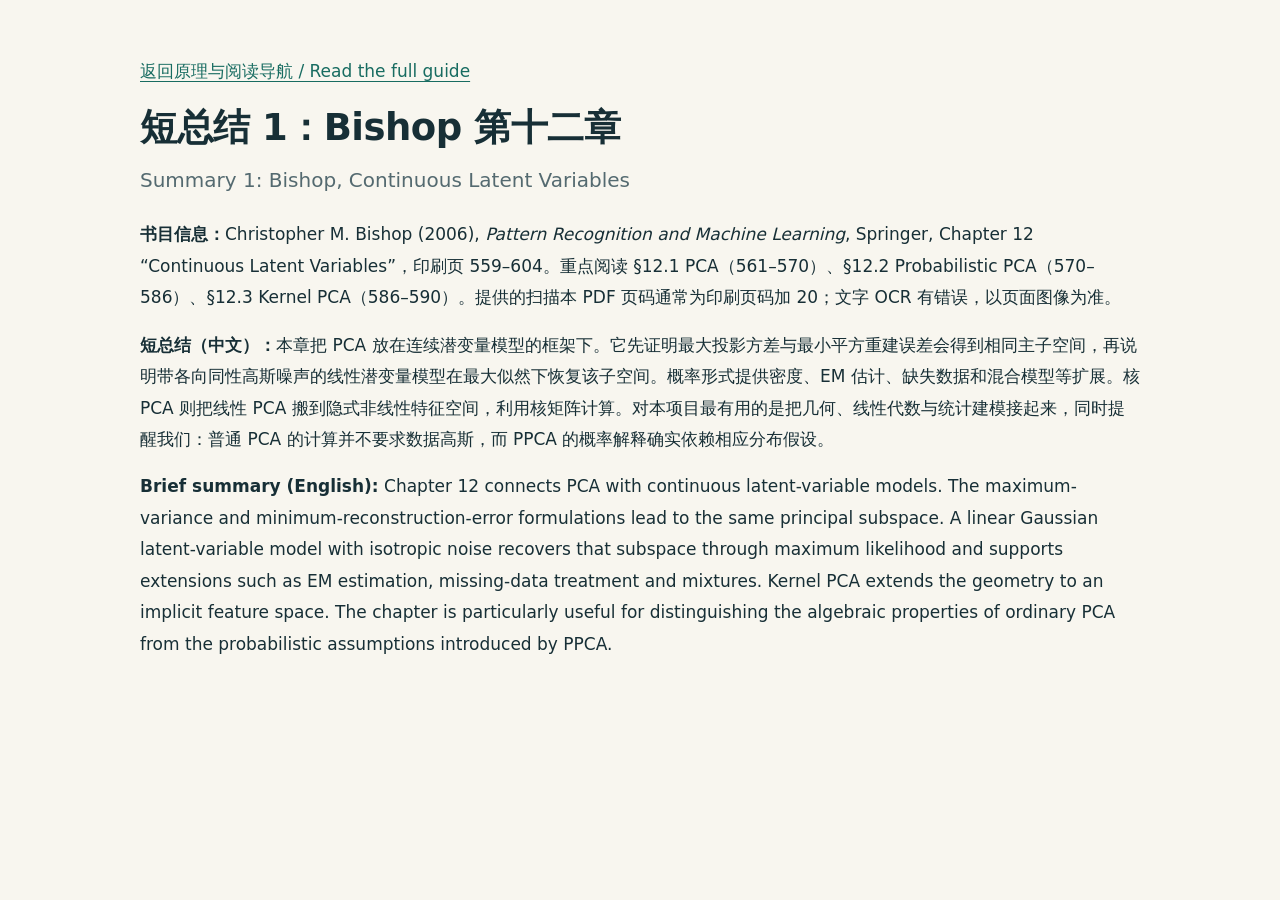
<file: reading/summaries/bishop.html>
<!doctype html><html lang="zh-CN"><head><meta charset="utf-8"><meta name="viewport" content="width=device-width,initial-scale=1"><title>短总结 1：Bishop 第十二章</title><link rel="stylesheet" href="../assets/site.css"></head><body><main><p><a href="../#bishop">返回原理与阅读导航 / Read the full guide</a></p><h1>短总结 1：Bishop 第十二章<span>Summary 1: Bishop, Continuous Latent Variables</span></h1><p><strong>书目信息：</strong>Christopher M. Bishop (2006), <em>Pattern Recognition and Machine Learning</em>, Springer, Chapter 12 “Continuous Latent Variables”，印刷页 559–604。重点阅读 §12.1 PCA（561–570）、§12.2 Probabilistic PCA（570–586）、§12.3 Kernel PCA（586–590）。提供的扫描本 PDF 页码通常为印刷页码加 20；文字 OCR 有错误，以页面图像为准。</p>

<p><strong>短总结（中文）：</strong>本章把 PCA 放在连续潜变量模型的框架下。它先证明最大投影方差与最小平方重建误差会得到相同主子空间，再说明带各向同性高斯噪声的线性潜变量模型在最大似然下恢复该子空间。概率形式提供密度、EM 估计、缺失数据和混合模型等扩展。核 PCA 则把线性 PCA 搬到隐式非线性特征空间，利用核矩阵计算。对本项目最有用的是把几何、线性代数与统计建模接起来，同时提醒我们：普通 PCA 的计算并不要求数据高斯，而 PPCA 的概率解释确实依赖相应分布假设。</p>

<p><strong>Brief summary (English):</strong> Chapter 12 connects PCA with continuous latent-variable models. The maximum-variance and minimum-reconstruction-error formulations lead to the same principal subspace. A linear Gaussian latent-variable model with isotropic noise recovers that subspace through maximum likelihood and supports extensions such as EM estimation, missing-data treatment and mixtures. Kernel PCA extends the geometry to an implicit feature space. The chapter is particularly useful for distinguishing the algebraic properties of ordinary PCA from the probabilistic assumptions introduced by PPCA.</p>
</main></body></html>
</file>
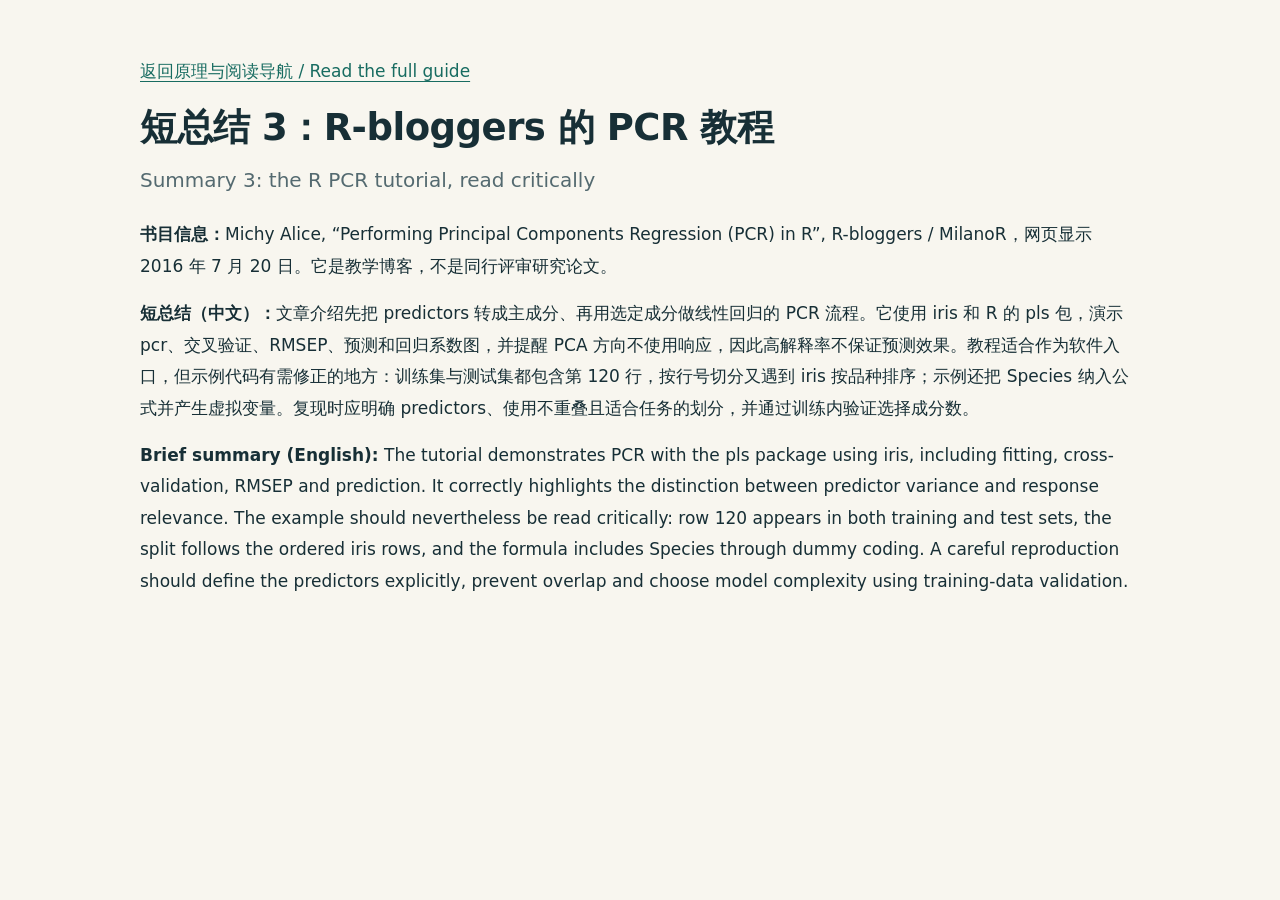
<file: reading/summaries/blog.html>
<!doctype html><html lang="zh-CN"><head><meta charset="utf-8"><meta name="viewport" content="width=device-width,initial-scale=1"><title>短总结 3：R-bloggers 的 PCR 教程</title><link rel="stylesheet" href="../assets/site.css"></head><body><main><p><a href="../#blog">返回原理与阅读导航 / Read the full guide</a></p><h1>短总结 3：R-bloggers 的 PCR 教程<span>Summary 3: the R PCR tutorial, read critically</span></h1><p><strong>书目信息：</strong>Michy Alice, “Performing Principal Components Regression (PCR) in R”, R-bloggers / MilanoR，网页显示 2016 年 7 月 20 日。它是教学博客，不是同行评审研究论文。</p>

<p><strong>短总结（中文）：</strong>文章介绍先把 predictors 转成主成分、再用选定成分做线性回归的 PCR 流程。它使用 iris 和 R 的 pls 包，演示 pcr、交叉验证、RMSEP、预测和回归系数图，并提醒 PCA 方向不使用响应，因此高解释率不保证预测效果。教程适合作为软件入口，但示例代码有需修正的地方：训练集与测试集都包含第 120 行，按行号切分又遇到 iris 按品种排序；示例还把 Species 纳入公式并产生虚拟变量。复现时应明确 predictors、使用不重叠且适合任务的划分，并通过训练内验证选择成分数。</p>

<p><strong>Brief summary (English):</strong> The tutorial demonstrates PCR with the pls package using iris, including fitting, cross-validation, RMSEP and prediction. It correctly highlights the distinction between predictor variance and response relevance. The example should nevertheless be read critically: row 120 appears in both training and test sets, the split follows the ordered iris rows, and the formula includes Species through dummy coding. A careful reproduction should define the predictors explicitly, prevent overlap and choose model complexity using training-data validation.</p>
</main></body></html>
</file>
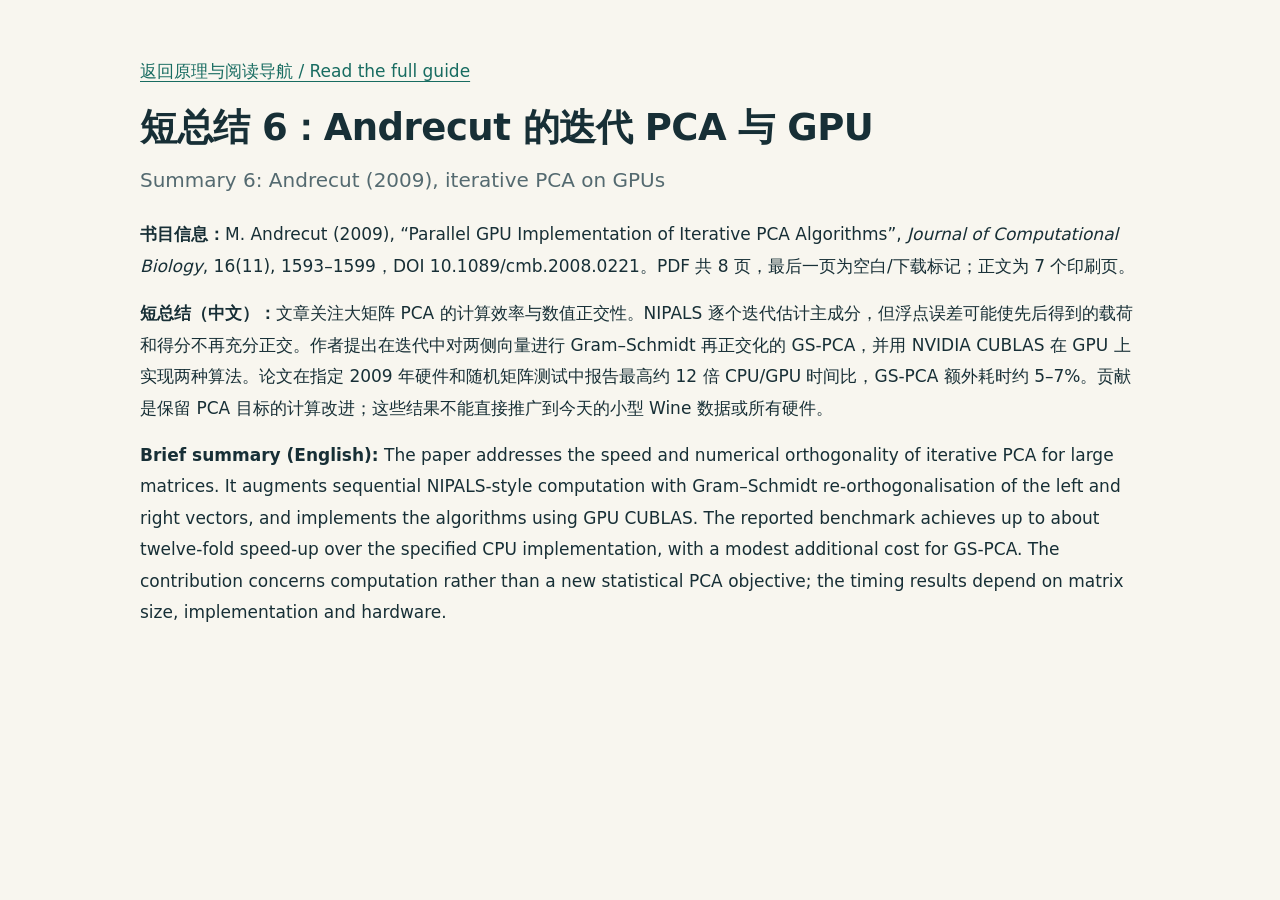
<file: reading/summaries/gpu-summary.html>
<!doctype html><html lang="zh-CN"><head><meta charset="utf-8"><meta name="viewport" content="width=device-width,initial-scale=1"><title>短总结 6：Andrecut 的迭代 PCA 与 GPU</title><link rel="stylesheet" href="../assets/site.css"></head><body><main><p><a href="../#gpu-summary">返回原理与阅读导航 / Read the full guide</a></p><h1>短总结 6：Andrecut 的迭代 PCA 与 GPU<span>Summary 6: Andrecut (2009), iterative PCA on GPUs</span></h1><p><strong>书目信息：</strong>M. Andrecut (2009), “Parallel GPU Implementation of Iterative PCA Algorithms”, <em>Journal of Computational Biology</em>, 16(11), 1593–1599，DOI 10.1089/cmb.2008.0221。PDF 共 8 页，最后一页为空白/下载标记；正文为 7 个印刷页。</p>

<p><strong>短总结（中文）：</strong>文章关注大矩阵 PCA 的计算效率与数值正交性。NIPALS 逐个迭代估计主成分，但浮点误差可能使先后得到的载荷和得分不再充分正交。作者提出在迭代中对两侧向量进行 Gram–Schmidt 再正交化的 GS-PCA，并用 NVIDIA CUBLAS 在 GPU 上实现两种算法。论文在指定 2009 年硬件和随机矩阵测试中报告最高约 12 倍 CPU/GPU 时间比，GS-PCA 额外耗时约 5–7%。贡献是保留 PCA 目标的计算改进；这些结果不能直接推广到今天的小型 Wine 数据或所有硬件。</p>

<p><strong>Brief summary (English):</strong> The paper addresses the speed and numerical orthogonality of iterative PCA for large matrices. It augments sequential NIPALS-style computation with Gram–Schmidt re-orthogonalisation of the left and right vectors, and implements the algorithms using GPU CUBLAS. The reported benchmark achieves up to about twelve-fold speed-up over the specified CPU implementation, with a modest additional cost for GS-PCA. The contribution concerns computation rather than a new statistical PCA objective; the timing results depend on matrix size, implementation and hardware.</p>
</main></body></html>
</file>
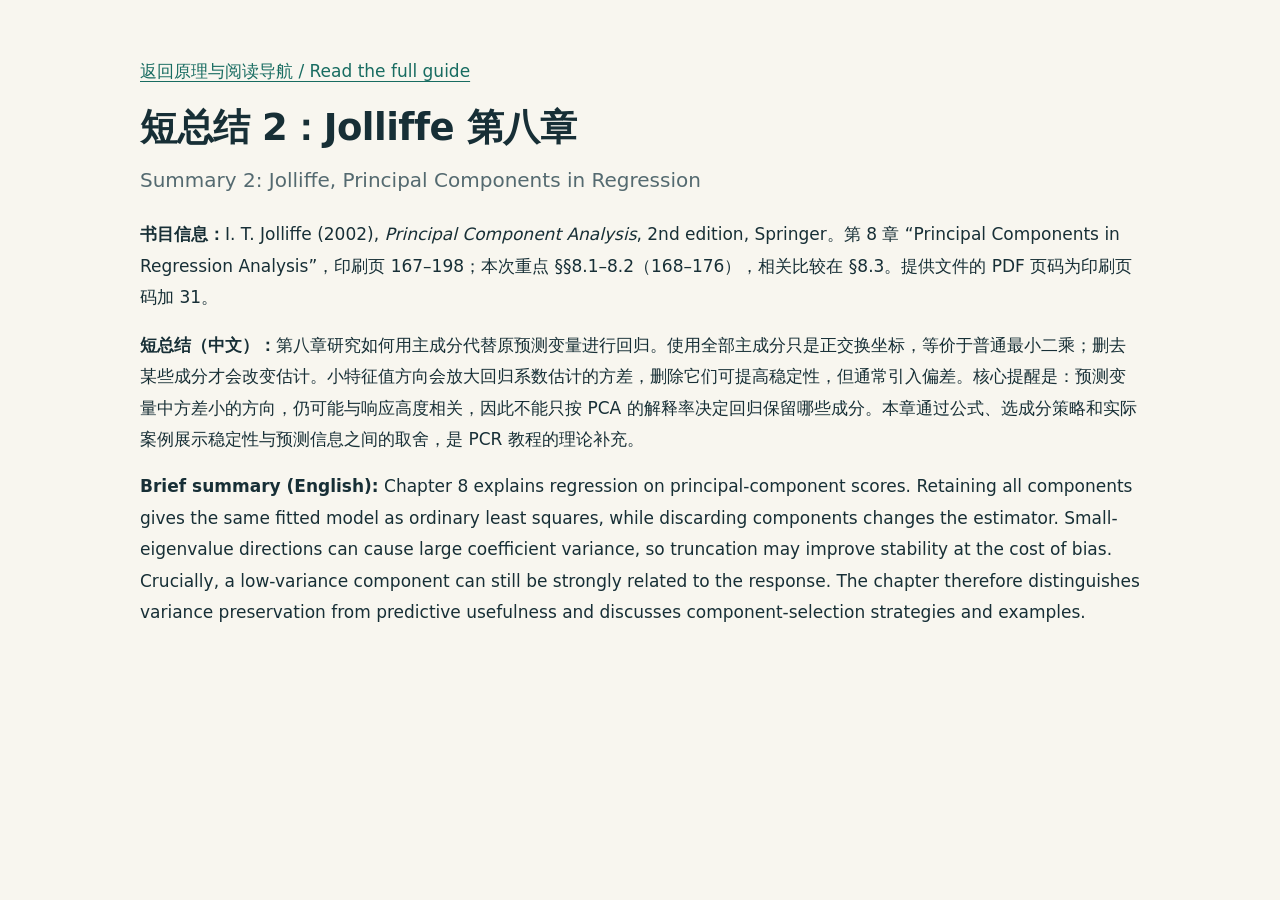
<file: reading/summaries/jolliffe.html>
<!doctype html><html lang="zh-CN"><head><meta charset="utf-8"><meta name="viewport" content="width=device-width,initial-scale=1"><title>短总结 2：Jolliffe 第八章</title><link rel="stylesheet" href="../assets/site.css"></head><body><main><p><a href="../#jolliffe">返回原理与阅读导航 / Read the full guide</a></p><h1>短总结 2：Jolliffe 第八章<span>Summary 2: Jolliffe, Principal Components in Regression</span></h1><p><strong>书目信息：</strong>I. T. Jolliffe (2002), <em>Principal Component Analysis</em>, 2nd edition, Springer。第 8 章 “Principal Components in Regression Analysis”，印刷页 167–198；本次重点 §§8.1–8.2（168–176），相关比较在 §8.3。提供文件的 PDF 页码为印刷页码加 31。</p>

<p><strong>短总结（中文）：</strong>第八章研究如何用主成分代替原预测变量进行回归。使用全部主成分只是正交换坐标，等价于普通最小二乘；删去某些成分才会改变估计。小特征值方向会放大回归系数估计的方差，删除它们可提高稳定性，但通常引入偏差。核心提醒是：预测变量中方差小的方向，仍可能与响应高度相关，因此不能只按 PCA 的解释率决定回归保留哪些成分。本章通过公式、选成分策略和实际案例展示稳定性与预测信息之间的取舍，是 PCR 教程的理论补充。</p>

<p><strong>Brief summary (English):</strong> Chapter 8 explains regression on principal-component scores. Retaining all components gives the same fitted model as ordinary least squares, while discarding components changes the estimator. Small-eigenvalue directions can cause large coefficient variance, so truncation may improve stability at the cost of bias. Crucially, a low-variance component can still be strongly related to the response. The chapter therefore distinguishes variance preservation from predictive usefulness and discusses component-selection strategies and examples.</p>
</main></body></html>
</file>
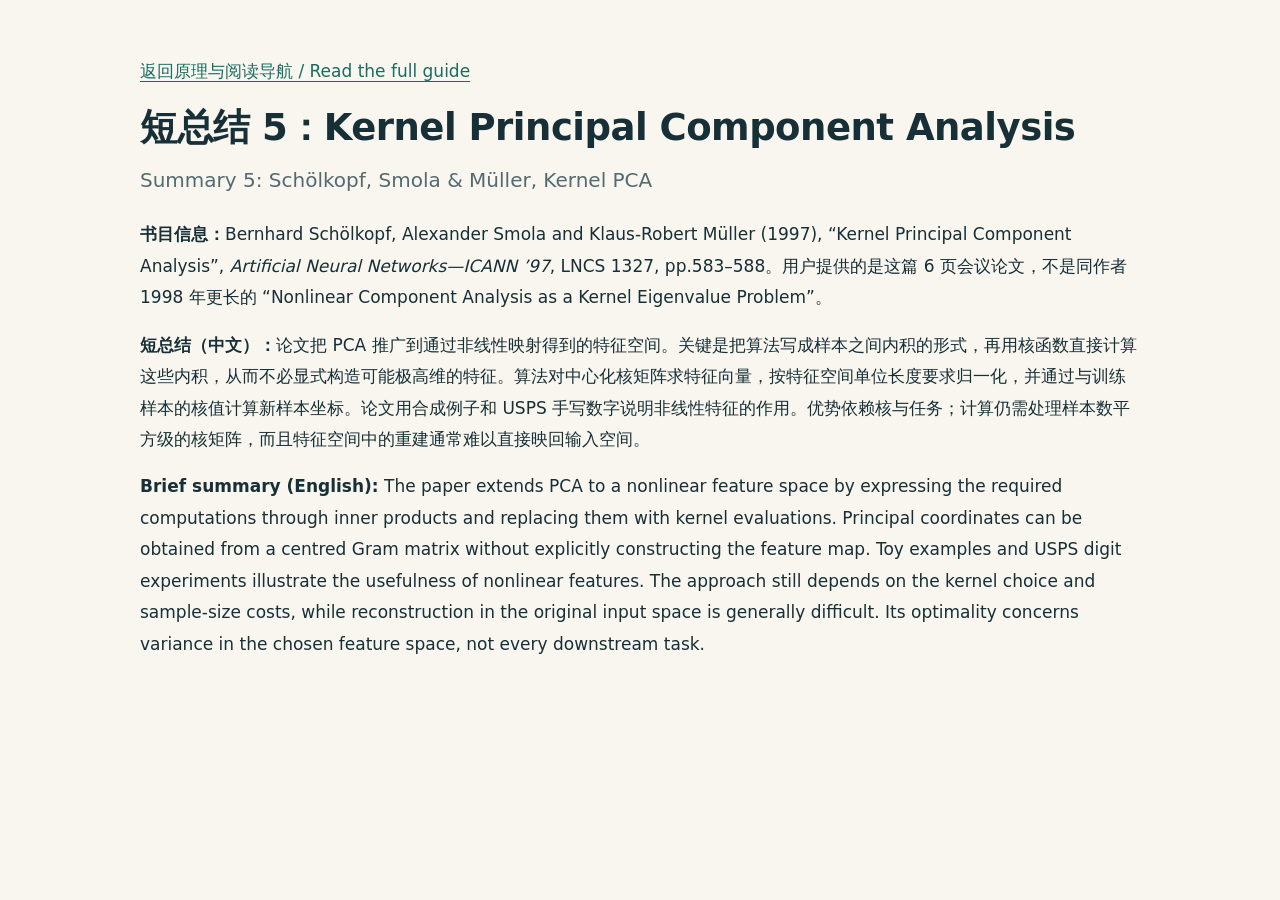
<file: reading/summaries/kernel-summary.html>
<!doctype html><html lang="zh-CN"><head><meta charset="utf-8"><meta name="viewport" content="width=device-width,initial-scale=1"><title>短总结 5：Kernel Principal Component Analysis</title><link rel="stylesheet" href="../assets/site.css"></head><body><main><p><a href="../#kernel-summary">返回原理与阅读导航 / Read the full guide</a></p><h1>短总结 5：Kernel Principal Component Analysis<span>Summary 5: Schölkopf, Smola & Müller, Kernel PCA</span></h1><p><strong>书目信息：</strong>Bernhard Schölkopf, Alexander Smola and Klaus-Robert Müller (1997), “Kernel Principal Component Analysis”, <em>Artificial Neural Networks—ICANN ’97</em>, LNCS 1327, pp.583–588。用户提供的是这篇 6 页会议论文，不是同作者 1998 年更长的 “Nonlinear Component Analysis as a Kernel Eigenvalue Problem”。</p>

<p><strong>短总结（中文）：</strong>论文把 PCA 推广到通过非线性映射得到的特征空间。关键是把算法写成样本之间内积的形式，再用核函数直接计算这些内积，从而不必显式构造可能极高维的特征。算法对中心化核矩阵求特征向量，按特征空间单位长度要求归一化，并通过与训练样本的核值计算新样本坐标。论文用合成例子和 USPS 手写数字说明非线性特征的作用。优势依赖核与任务；计算仍需处理样本数平方级的核矩阵，而且特征空间中的重建通常难以直接映回输入空间。</p>

<p><strong>Brief summary (English):</strong> The paper extends PCA to a nonlinear feature space by expressing the required computations through inner products and replacing them with kernel evaluations. Principal coordinates can be obtained from a centred Gram matrix without explicitly constructing the feature map. Toy examples and USPS digit experiments illustrate the usefulness of nonlinear features. The approach still depends on the kernel choice and sample-size costs, while reconstruction in the original input space is generally difficult. Its optimality concerns variance in the chosen feature space, not every downstream task.</p>
</main></body></html>
</file>
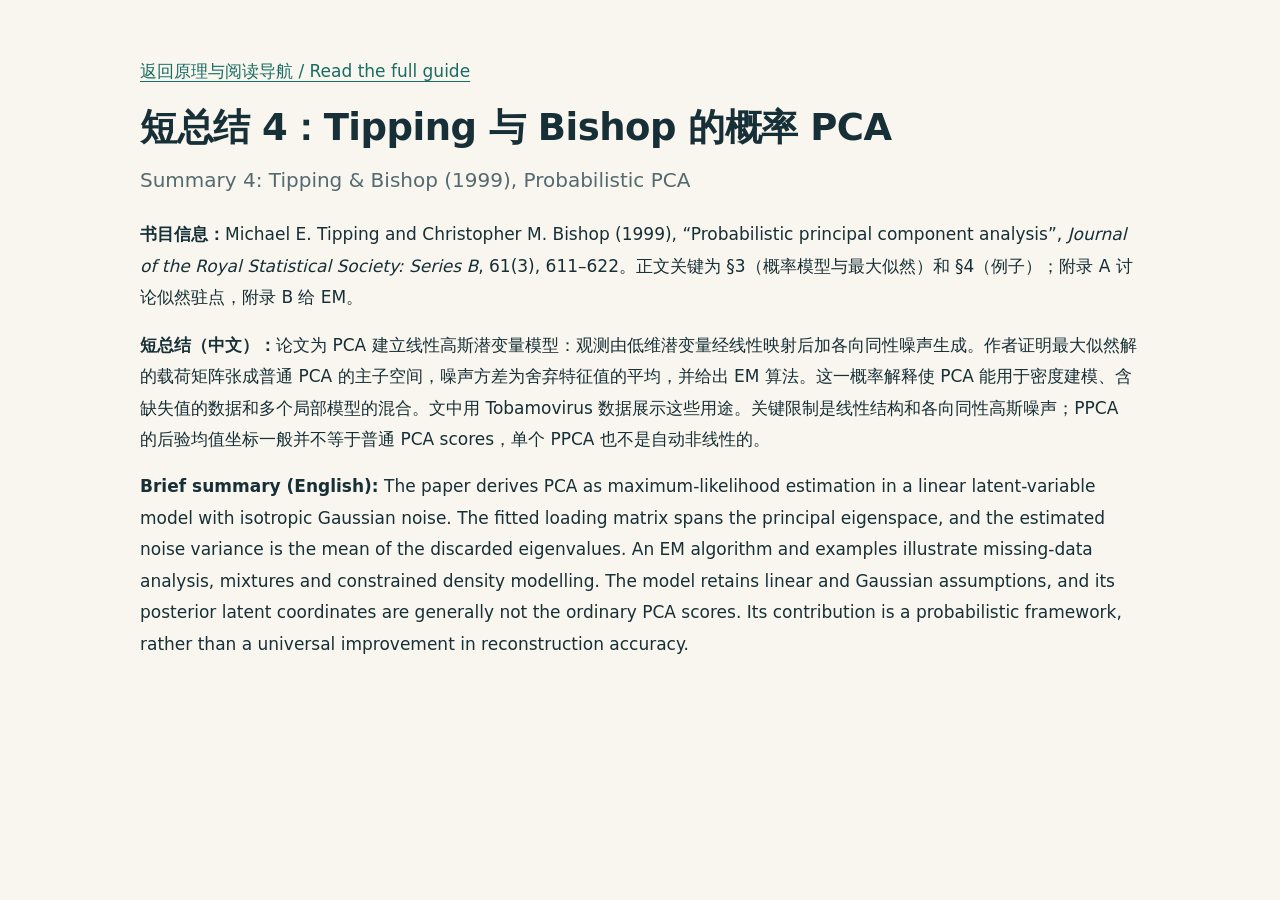
<file: reading/summaries/ppca-summary.html>
<!doctype html><html lang="zh-CN"><head><meta charset="utf-8"><meta name="viewport" content="width=device-width,initial-scale=1"><title>短总结 4：Tipping 与 Bishop 的概率 PCA</title><link rel="stylesheet" href="../assets/site.css"></head><body><main><p><a href="../#ppca-summary">返回原理与阅读导航 / Read the full guide</a></p><h1>短总结 4：Tipping 与 Bishop 的概率 PCA<span>Summary 4: Tipping & Bishop (1999), Probabilistic PCA</span></h1><p><strong>书目信息：</strong>Michael E. Tipping and Christopher M. Bishop (1999), “Probabilistic principal component analysis”, <em>Journal of the Royal Statistical Society: Series B</em>, 61(3), 611–622。正文关键为 §3（概率模型与最大似然）和 §4（例子）；附录 A 讨论似然驻点，附录 B 给 EM。</p>

<p><strong>短总结（中文）：</strong>论文为 PCA 建立线性高斯潜变量模型：观测由低维潜变量经线性映射后加各向同性噪声生成。作者证明最大似然解的载荷矩阵张成普通 PCA 的主子空间，噪声方差为舍弃特征值的平均，并给出 EM 算法。这一概率解释使 PCA 能用于密度建模、含缺失值的数据和多个局部模型的混合。文中用 Tobamovirus 数据展示这些用途。关键限制是线性结构和各向同性高斯噪声；PPCA 的后验均值坐标一般并不等于普通 PCA scores，单个 PPCA 也不是自动非线性的。</p>

<p><strong>Brief summary (English):</strong> The paper derives PCA as maximum-likelihood estimation in a linear latent-variable model with isotropic Gaussian noise. The fitted loading matrix spans the principal eigenspace, and the estimated noise variance is the mean of the discarded eigenvalues. An EM algorithm and examples illustrate missing-data analysis, mixtures and constrained density modelling. The model retains linear and Gaussian assumptions, and its posterior latent coordinates are generally not the ordinary PCA scores. Its contribution is a probabilistic framework, rather than a universal improvement in reconstruction accuracy.</p>
</main></body></html>
</file>
<file: reading/assets/site.css>
:root{--ink:#172f36;--muted:#546a70;--paper:#f8f6ef;--line:#d5dfdb;--accent:#186c61;--tint:#e8f1eb;--gold:#996b25;--font:17px}*{box-sizing:border-box}html{scroll-behavior:smooth}body{margin:0;background:var(--paper);color:var(--ink);font:var(--font)/1.85 'Segoe UI','Microsoft YaHei',system-ui,sans-serif}a{color:var(--accent);text-underline-offset:4px}button,input,select,textarea{font:inherit}button,select{padding:8px 13px;border:1px solid #acc4bb;border-radius:8px;color:var(--ink);background:#fff;cursor:pointer}button:hover,button[aria-pressed=true]{background:var(--tint)}a:focus-visible,button:focus-visible,input:focus-visible,summary:focus-visible,select:focus-visible,textarea:focus-visible{outline:3px solid var(--gold);outline-offset:3px}button:disabled{opacity:.45;cursor:default}aside{position:fixed;inset:0 auto 0 0;width:285px;padding:27px 21px;background:#eaf0e8;border-right:1px solid var(--line);overflow-y:auto;z-index:30}aside .brand{font-size:24px;font-weight:700;line-height:1.4;margin:12px 0}aside small{font-size:12px;color:var(--muted)}.eyebrow{font-size:11px;letter-spacing:2px;color:var(--accent);font-weight:700}nav{display:flex;flex-direction:column;gap:4px;margin-top:20px}nav a{padding:8px 9px;text-decoration:none;color:var(--ink);line-height:1.45;font-size:13px;border-radius:7px;display:block}nav a.active{color:white;background:var(--accent)}nav a.done:before{content:'✓ ';font-weight:bold}nav .nav-en{display:block;font-size:11px;opacity:.8;margin-top:4px}.workspace{margin-left:285px}.toolbar{position:sticky;top:0;background:#f8f6eff5;z-index:20;padding:11px 24px;border-bottom:1px solid var(--line);display:flex;gap:8px;align-items:center;flex-wrap:wrap}.toolbar button,.toolbar select{font-size:12px;padding:6px 10px}main{max-width:1100px;margin:auto;padding:40px 50px 70px}.chapter{padding-bottom:26px}.chapter[hidden]{display:none}h1{font-size:37px;line-height:1.35;letter-spacing:-.5px;margin:12px 0 25px}h1 span{display:block;font-size:20px;color:var(--muted);font-weight:400;letter-spacing:0;margin-top:14px}h2{font-size:26px;line-height:1.45;margin:36px 0 14px}h3{font-size:22px;line-height:1.55;margin:34px 0 15px}p{margin:16px 0}.en{font-size:.93em;color:var(--muted);border-left:3px solid #c2d6cd;padding-left:15px;line-height:1.7}.lead{font-size:23px;line-height:1.7;margin:25px 0;color:var(--accent)}.callout{background:var(--tint);border-left:4px solid var(--accent);padding:18px 22px;margin:25px 0}.table-wrap{overflow-x:auto;margin:23px 0}table{border-collapse:collapse;width:100%;font-size:14px;background:#fffefa}th,td{text-align:left;padding:12px 14px;border:1px solid var(--line);vertical-align:top}th{background:var(--tint)}blockquote{margin:24px 0;border-left:4px solid var(--gold);padding:14px 22px;background:#f1eddf;font-size:18px}blockquote p{margin:4px 0}.codebox{margin:23px 0;border:1px solid #c0d1c9;background:#eef4ee;border-radius:10px;overflow:hidden}.codebar{display:flex;gap:10px;align-items:center;justify-content:space-between;padding:8px 13px;background:#e0ebe3;font-size:12px}.codebar button{padding:4px 10px;font-size:12px}pre{overflow:auto;margin:0;padding:20px;font:14px/1.75 Consolas,'Courier New',monospace;background:#eef4ee}code{font: .88em Consolas,'Courier New',monospace;background:#eaf0e9;border-radius:3px;padding:1px 4px}pre code{font:inherit;padding:0;background:none;border-radius:0}.mathbox{overflow-x:auto;background:#f1f0e7;padding:18px 12px;margin:23px 0;text-align:center}.mathbox img{display:inline-block;width:auto;height:auto;max-width:none;vertical-align:middle}.figure{margin:24px 0;border:1px solid var(--line);border-radius:9px;background:white;overflow:hidden}.figure img{display:block;width:100%;height:auto;cursor:zoom-in}.figure figcaption{padding:12px 16px;font-size:13px;color:var(--muted);background:#eef2eb}.interactive{border:1px solid #abc6b7;background:#eaf3e9;padding:23px;border-radius:12px;margin:28px 0}.interactive h3{margin:0 0 15px}.interactive label{display:block;margin:12px 0}.interactive input[type=range]{display:block;width:100%;max-width:620px;margin-top:15px;accent-color:var(--accent)}.interactive output{font-weight:bold}.interactive canvas{display:block;width:100%;height:auto;background:#fffdf8;border-radius:7px;margin:18px 0}.interactive .controls{display:flex;gap:14px;flex-wrap:wrap}.interactive .controls label{font-size:13px}.interactive p{font-size:15px}details{margin:22px 0;border:1px solid var(--line);border-radius:8px;background:#fffdf7;padding:16px 20px}summary{font-weight:650;color:var(--accent);cursor:pointer;line-height:1.6}details[open] summary{margin-bottom:15px}details p:last-child{margin-bottom:2px}li{padding:3px 0}.checklist label{display:block;margin:12px 0}.checklist input{margin-right:10px;accent-color:var(--accent)}.reading-card label{display:block;margin:18px 0}.reading-card textarea{display:block;width:100%;min-height:100px;margin-top:7px;border:1px solid #adc7b7;border-radius:7px;padding:12px;background:#fffef8;color:var(--ink)}.reading-card button{margin:5px 8px 5px 0}footer{border-top:1px solid var(--line);margin-top:30px;padding-top:24px;display:flex;justify-content:space-between;gap:10px;flex-wrap:wrap}footer .primary{background:var(--accent);color:white}.small{font-size:12px;color:var(--muted)}progress{width:100%;height:10px;accent-color:var(--accent)}.search{width:100%;font-size:13px;border:1px solid var(--line);border-radius:6px;padding:9px;margin:14px 0 0}.mobile{display:none}.all .chapter{display:block!important;border-bottom:2px solid var(--line);margin-bottom:40px}.all footer{display:none}.zh-only .en{display:none}.larger{--font:19px}dialog{border:0;padding:14px;border-radius:10px;max-width:96vw;max-height:94vh}dialog::backdrop{background:#082628d9}dialog img{max-width:100%;height:auto;display:block}dialog button{display:block;margin:0 0 10px auto}.hint{background:#f4eadc;padding:13px 18px;border-radius:8px;font-size:14px}#timer{font-size:46px;font-variant-numeric:tabular-nums;line-height:1.2}.nojs{padding:12px;background:#fff3d6}.summarylinks{padding:20px;background:var(--tint)}
@media(max-width:850px){aside{transform:translateX(-100%);transition:transform .2s;width:285px;box-shadow:10px 0 30px #12332330}aside.open{transform:translateX(0)}.workspace{margin:0}.mobile{display:inline-block}.toolbar{padding:9px 12px;gap:6px}.toolbar .desktop{display:none}main{padding:28px 19px 55px}h1{font-size:29px}h1 span{font-size:18px}h3{font-size:21px}body{font-size:16px}.lead{font-size:20px}.interactive{padding:16px}.codebar{flex-wrap:wrap}pre{font-size:13px;padding:15px}.figure{margin-left:-4px;margin-right:-4px}th,td{padding:9px;font-size:13px}.table-wrap table{min-width:480px}footer button{font-size:13px}#close-nav{display:block;margin-left:auto}}
@media print{aside,.toolbar,footer,.interactive,.reading-card,.no-print,.small.end,.nojs{display:none!important}.workspace{margin:0}main{max-width:none;margin:0;padding:0}body{background:white;font-size:10pt;color:#111}.chapter{display:block!important;break-before:page;border:0!important}h1{font-size:23pt}h1 span{font-size:13pt}h3{font-size:14pt;break-after:avoid}.figure,details,.codebox,.mathbox{break-inside:avoid}.figure img{max-height:205mm;object-fit:contain}.table-wrap{overflow:visible}table{font-size:9pt}pre{white-space:pre-wrap;font-size:9pt}.mathbox img{max-width:100%}a{color:#111}details{border-color:#aaa}.en{font-size:9.5pt}}
</file>
<file: wine-pca/assets/site.css>
:root{--ink:#172f36;--muted:#546a70;--paper:#f8f6ef;--line:#d5dfdb;--accent:#186c61;--tint:#e8f1eb;--gold:#996b25;--font:17px}*{box-sizing:border-box}html{scroll-behavior:smooth}body{margin:0;background:var(--paper);color:var(--ink);font:var(--font)/1.85 'Segoe UI','Microsoft YaHei',system-ui,sans-serif}a{color:var(--accent);text-underline-offset:4px}button,input,select,textarea{font:inherit}button,select{padding:8px 13px;border:1px solid #acc4bb;border-radius:8px;color:var(--ink);background:#fff;cursor:pointer}button:hover,button[aria-pressed=true]{background:var(--tint)}a:focus-visible,button:focus-visible,input:focus-visible,summary:focus-visible,select:focus-visible,textarea:focus-visible{outline:3px solid var(--gold);outline-offset:3px}button:disabled{opacity:.45;cursor:default}aside{position:fixed;inset:0 auto 0 0;width:285px;padding:27px 21px;background:#eaf0e8;border-right:1px solid var(--line);overflow-y:auto;z-index:30}aside .brand{font-size:24px;font-weight:700;line-height:1.4;margin:12px 0}aside small{font-size:12px;color:var(--muted)}.eyebrow{font-size:11px;letter-spacing:2px;color:var(--accent);font-weight:700}nav{display:flex;flex-direction:column;gap:4px;margin-top:20px}nav a{padding:8px 9px;text-decoration:none;color:var(--ink);line-height:1.45;font-size:13px;border-radius:7px;display:block}nav a.active{color:white;background:var(--accent)}nav a.done:before{content:'✓ ';font-weight:bold}nav .nav-en{display:block;font-size:11px;opacity:.8;margin-top:4px}.workspace{margin-left:285px}.toolbar{position:sticky;top:0;background:#f8f6eff5;z-index:20;padding:11px 24px;border-bottom:1px solid var(--line);display:flex;gap:8px;align-items:center;flex-wrap:wrap}.toolbar button,.toolbar select{font-size:12px;padding:6px 10px}main{max-width:1100px;margin:auto;padding:40px 50px 70px}.chapter{padding-bottom:26px}.chapter[hidden]{display:none}h1{font-size:37px;line-height:1.35;letter-spacing:-.5px;margin:12px 0 25px}h1 span{display:block;font-size:20px;color:var(--muted);font-weight:400;letter-spacing:0;margin-top:14px}h2{font-size:26px;line-height:1.45;margin:36px 0 14px}h3{font-size:22px;line-height:1.55;margin:34px 0 15px}p{margin:16px 0}.en{font-size:.93em;color:var(--muted);border-left:3px solid #c2d6cd;padding-left:15px;line-height:1.7}.lead{font-size:23px;line-height:1.7;margin:25px 0;color:var(--accent)}.callout{background:var(--tint);border-left:4px solid var(--accent);padding:18px 22px;margin:25px 0}.table-wrap{overflow-x:auto;margin:23px 0}table{border-collapse:collapse;width:100%;font-size:14px;background:#fffefa}th,td{text-align:left;padding:12px 14px;border:1px solid var(--line);vertical-align:top}th{background:var(--tint)}blockquote{margin:24px 0;border-left:4px solid var(--gold);padding:14px 22px;background:#f1eddf;font-size:18px}blockquote p{margin:4px 0}.codebox{margin:23px 0;border:1px solid #c0d1c9;background:#eef4ee;border-radius:10px;overflow:hidden}.codebar{display:flex;gap:10px;align-items:center;justify-content:space-between;padding:8px 13px;background:#e0ebe3;font-size:12px}.codebar button{padding:4px 10px;font-size:12px}pre{overflow:auto;margin:0;padding:20px;font:14px/1.75 Consolas,'Courier New',monospace;background:#eef4ee}code{font: .88em Consolas,'Courier New',monospace;background:#eaf0e9;border-radius:3px;padding:1px 4px}pre code{font:inherit;padding:0;background:none;border-radius:0}.mathbox{overflow-x:auto;background:#f1f0e7;padding:18px 12px;margin:23px 0;text-align:center}.mathbox img{display:inline-block;width:auto;height:auto;max-width:none;vertical-align:middle}.figure{margin:24px 0;border:1px solid var(--line);border-radius:9px;background:white;overflow:hidden}.figure img{display:block;width:100%;height:auto;cursor:zoom-in}.figure figcaption{padding:12px 16px;font-size:13px;color:var(--muted);background:#eef2eb}.interactive{border:1px solid #abc6b7;background:#eaf3e9;padding:23px;border-radius:12px;margin:28px 0}.interactive h3{margin:0 0 15px}.interactive label{display:block;margin:12px 0}.interactive input[type=range]{display:block;width:100%;max-width:620px;margin-top:15px;accent-color:var(--accent)}.interactive output{font-weight:bold}.interactive canvas{display:block;width:100%;height:auto;background:#fffdf8;border-radius:7px;margin:18px 0}.interactive .controls{display:flex;gap:14px;flex-wrap:wrap}.interactive .controls label{font-size:13px}.interactive p{font-size:15px}details{margin:22px 0;border:1px solid var(--line);border-radius:8px;background:#fffdf7;padding:16px 20px}summary{font-weight:650;color:var(--accent);cursor:pointer;line-height:1.6}details[open] summary{margin-bottom:15px}details p:last-child{margin-bottom:2px}li{padding:3px 0}.checklist label{display:block;margin:12px 0}.checklist input{margin-right:10px;accent-color:var(--accent)}.reading-card label{display:block;margin:18px 0}.reading-card textarea{display:block;width:100%;min-height:100px;margin-top:7px;border:1px solid #adc7b7;border-radius:7px;padding:12px;background:#fffef8;color:var(--ink)}.reading-card button{margin:5px 8px 5px 0}footer{border-top:1px solid var(--line);margin-top:30px;padding-top:24px;display:flex;justify-content:space-between;gap:10px;flex-wrap:wrap}footer .primary{background:var(--accent);color:white}.small{font-size:12px;color:var(--muted)}progress{width:100%;height:10px;accent-color:var(--accent)}.search{width:100%;font-size:13px;border:1px solid var(--line);border-radius:6px;padding:9px;margin:14px 0 0}.mobile{display:none}.all .chapter{display:block!important;border-bottom:2px solid var(--line);margin-bottom:40px}.all footer{display:none}.zh-only .en{display:none}.larger{--font:19px}dialog{border:0;padding:14px;border-radius:10px;max-width:96vw;max-height:94vh}dialog::backdrop{background:#082628d9}dialog img{max-width:100%;height:auto;display:block}dialog button{display:block;margin:0 0 10px auto}.hint{background:#f4eadc;padding:13px 18px;border-radius:8px;font-size:14px}#timer{font-size:46px;font-variant-numeric:tabular-nums;line-height:1.2}.nojs{padding:12px;background:#fff3d6}.summarylinks{padding:20px;background:var(--tint)}
@media(max-width:850px){aside{transform:translateX(-100%);transition:transform .2s;width:285px;box-shadow:10px 0 30px #12332330}aside.open{transform:translateX(0)}.workspace{margin:0}.mobile{display:inline-block}.toolbar{padding:9px 12px;gap:6px}.toolbar .desktop{display:none}main{padding:28px 19px 55px}h1{font-size:29px}h1 span{font-size:18px}h3{font-size:21px}body{font-size:16px}.lead{font-size:20px}.interactive{padding:16px}.codebar{flex-wrap:wrap}pre{font-size:13px;padding:15px}.figure{margin-left:-4px;margin-right:-4px}th,td{padding:9px;font-size:13px}.table-wrap table{min-width:480px}footer button{font-size:13px}#close-nav{display:block;margin-left:auto}}
@media print{aside,.toolbar,footer,.interactive,.reading-card,.no-print,.small.end,.nojs{display:none!important}.workspace{margin:0}main{max-width:none;margin:0;padding:0}body{background:white;font-size:10pt;color:#111}.chapter{display:block!important;break-before:page;border:0!important}h1{font-size:23pt}h1 span{font-size:13pt}h3{font-size:14pt;break-after:avoid}.figure,details,.codebox,.mathbox{break-inside:avoid}.figure img{max-height:205mm;object-fit:contain}.table-wrap{overflow:visible}table{font-size:9pt}pre{white-space:pre-wrap;font-size:9pt}.mathbox img{max-width:100%}a{color:#111}details{border-color:#aaa}.en{font-size:9.5pt}}
</file>
